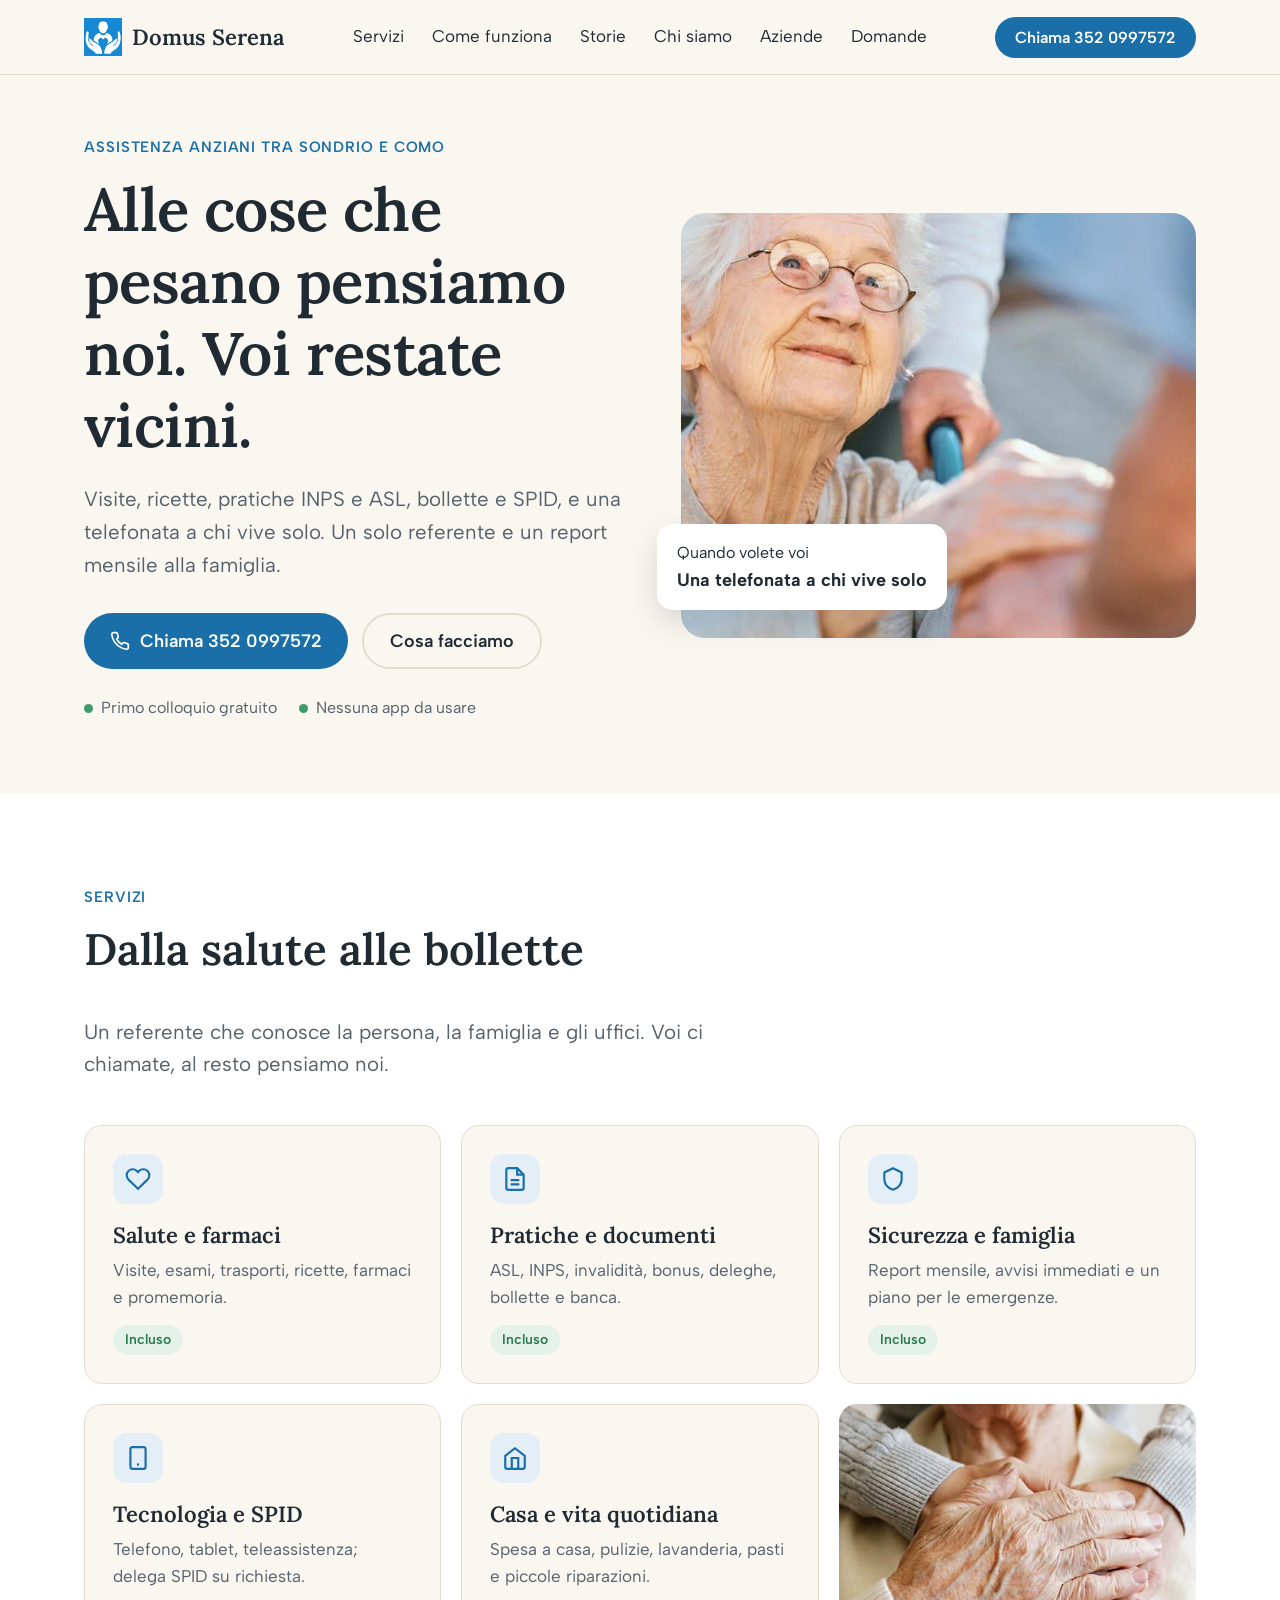
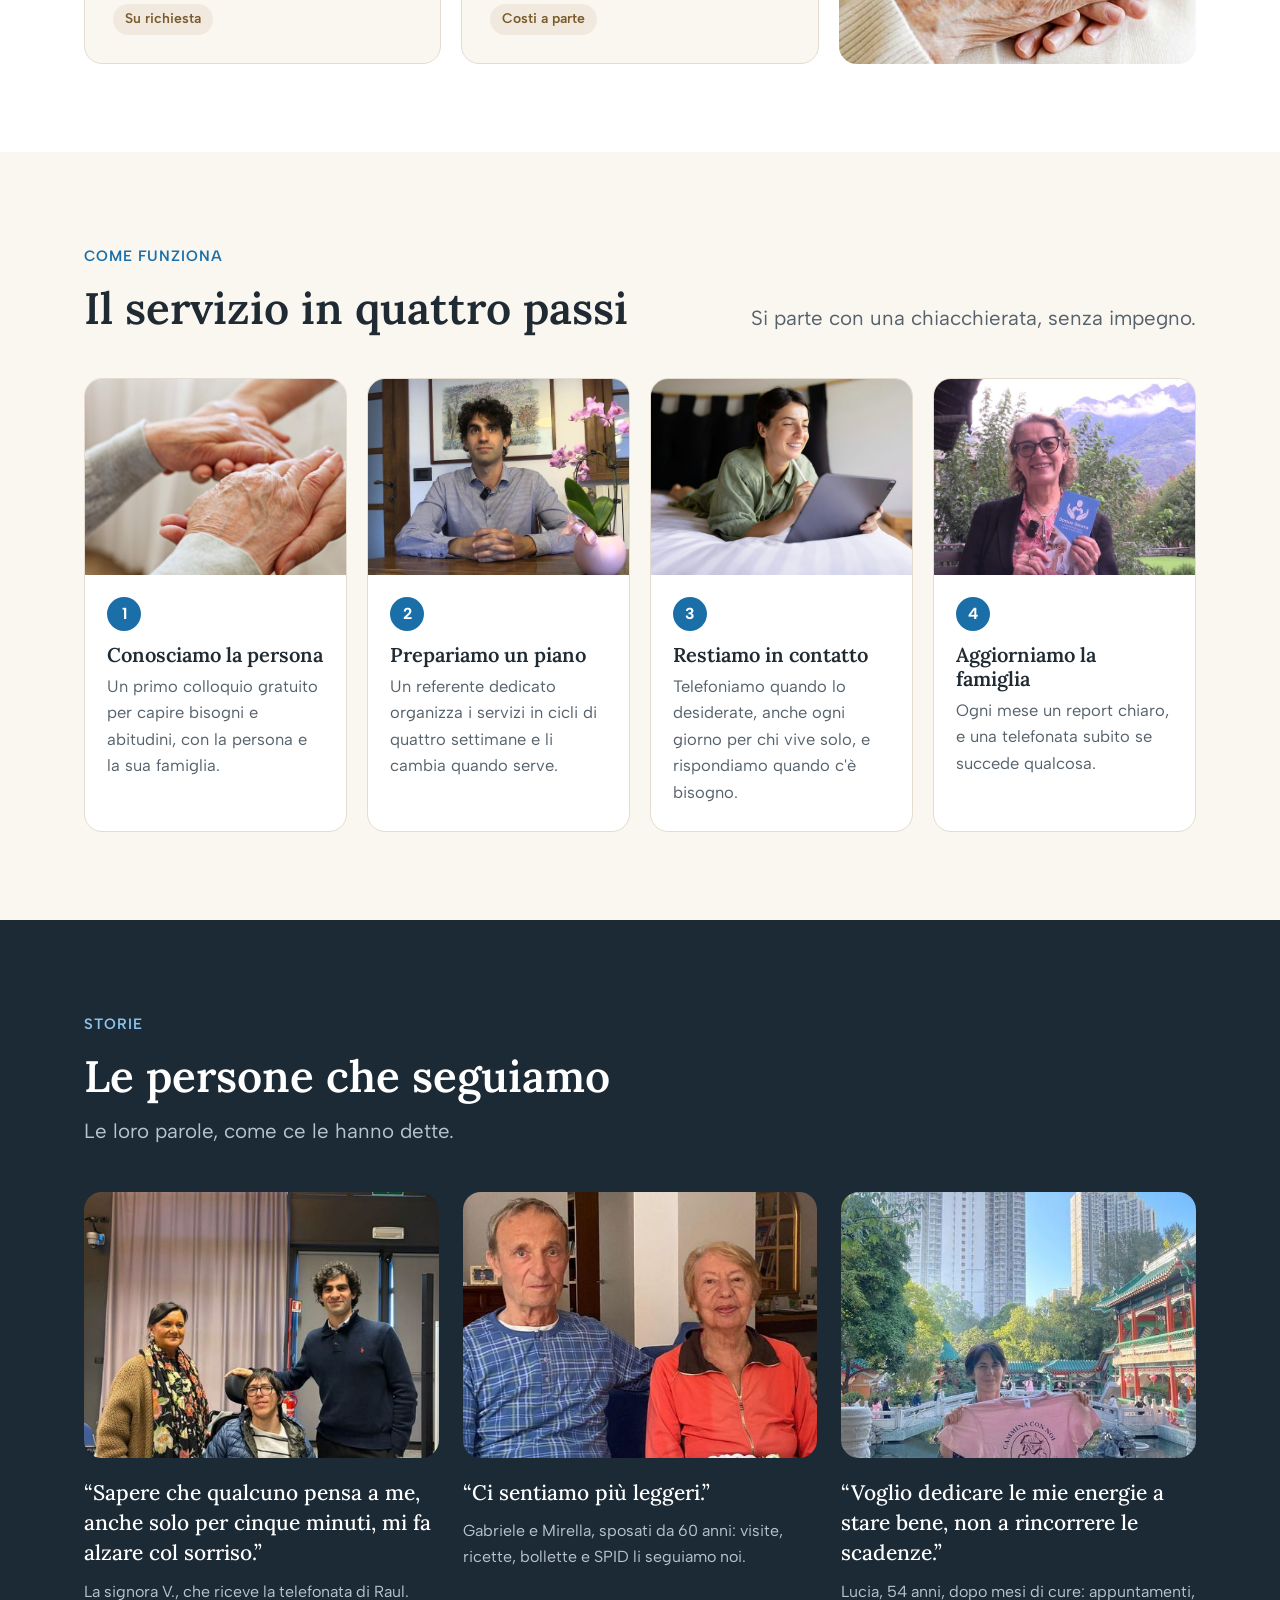
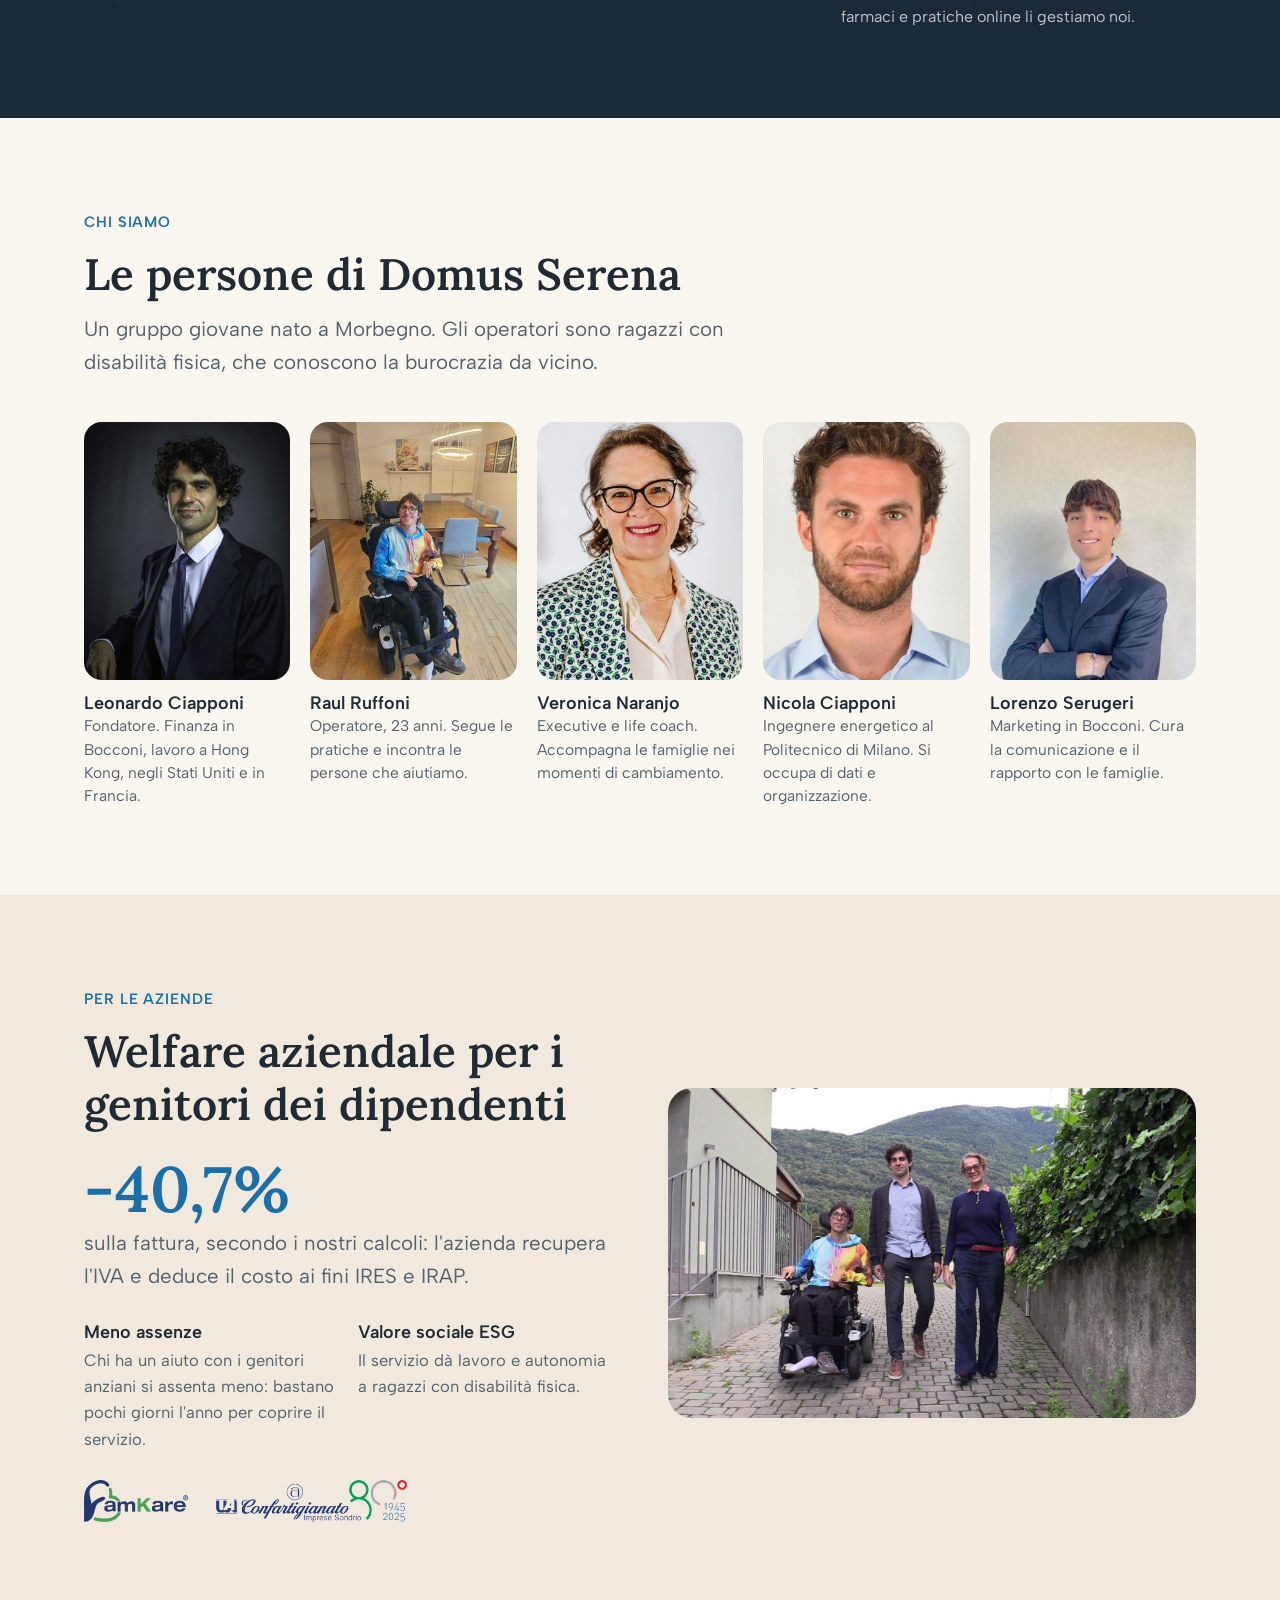
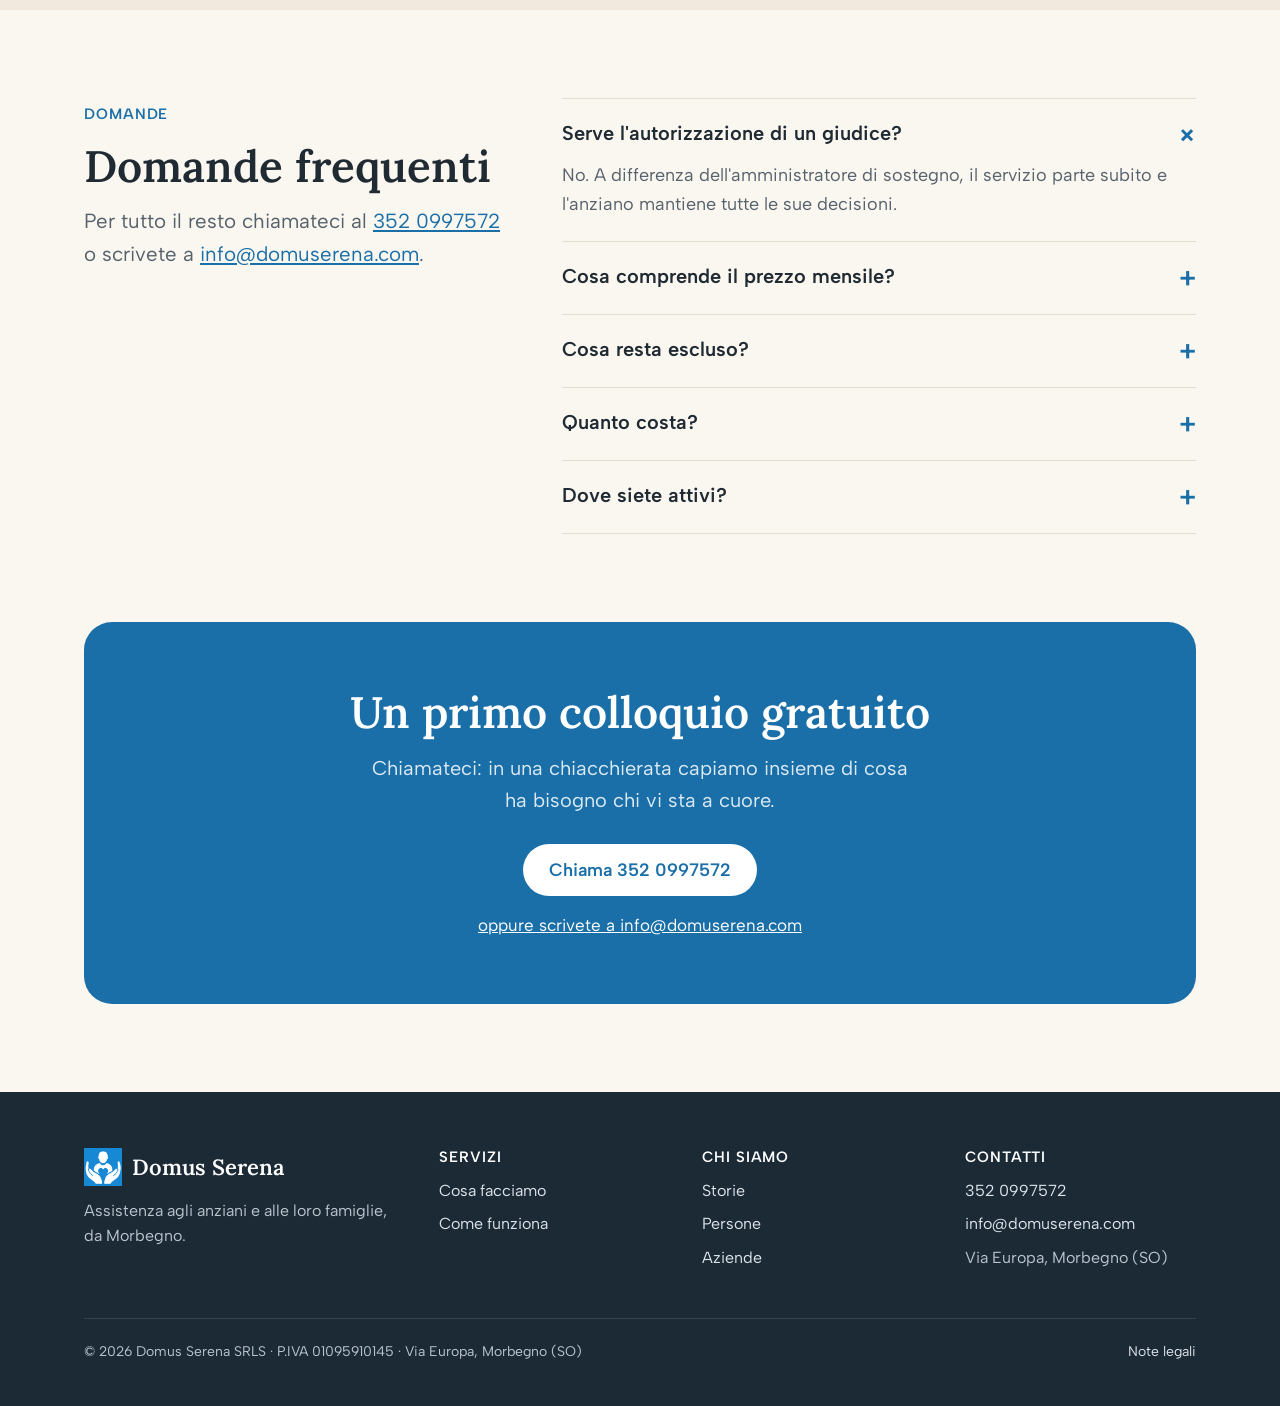
<file: index.html>
<!doctype html>
<html lang="it">
<head>
<meta charset="utf-8">
<meta name="viewport" content="width=device-width, initial-scale=1, viewport-fit=cover">
<title>Domus Serena: assistenza agli anziani a Sondrio, Lecco e Como</title>
<meta name="description" content="Un referente per anziani e famiglie: visite mediche, ricette, pratiche INPS e ASL, bollette, SPID e una telefonata regolare. Primo colloquio gratuito.">
<meta property="og:type" content="website">
<meta property="og:title" content="Domus Serena: assistenza agli anziani a Sondrio, Lecco e Como">
<meta property="og:description" content="Visite, ricette, pratiche e bollette gestite da un solo referente, con un report mensile alla famiglia.">
<meta property="og:image" content="https://www.domuserena.com/share.jpg">
<meta property="og:locale" content="it_IT">
<meta name="twitter:card" content="summary_large_image">
<link rel="icon" href="favicon.ico" sizes="any">
<link rel="icon" href="assets/img/logo-mark-192.png" type="image/png">
<link rel="apple-touch-icon" href="apple-touch-icon.png">
<meta name="theme-color" content="#faf6f0">
<link rel="canonical" href="https://www.domuserena.com/">
<link rel="preconnect" href="https://fonts.googleapis.com">
<link rel="preconnect" href="https://fonts.gstatic.com" crossorigin>
<link href="https://fonts.googleapis.com/css2?family=Lora:wght@500;600&display=swap" rel="stylesheet">
<link rel="stylesheet" href="assets/fonts.css">
<style>
:root{
  --bg:#faf6f0; --card:#ffffff; --sand:#f1e9dd; --ink:#1f2a33; --muted:#55616b;
  --blue:#1a6fa8; --blue-dark:#12507a; --line:#e4dccf; --night:#1c2a36;
  --serif:"Lora",Georgia,serif; --sans:"Albert Sans",system-ui,sans-serif;
  --r:18px; --w:1160px;
}
*{box-sizing:border-box}
html{scroll-behavior:smooth;scroll-padding-top:84px}
body{margin:0;background:var(--bg);color:var(--ink);font:19px/1.6 var(--sans);-webkit-font-smoothing:antialiased}
img{max-width:100%;height:auto;display:block}
a{color:var(--blue)}
.wrap{max-width:var(--w);margin:0 auto;padding:0 24px}
h1,h2,h3{font-family:var(--serif);font-weight:600;line-height:1.2;margin:0;color:var(--ink)}
h1{font-size:clamp(38px,5.2vw,60px);letter-spacing:-.01em}
h2{font-size:clamp(30px,3.6vw,44px)}
h3{font-size:22px}
p{margin:0}
.lead{font-size:clamp(19px,1.6vw,21px);color:var(--muted);max-width:640px}
section{padding:88px 0}
.kicker{display:inline-block;font-weight:600;font-size:15px;letter-spacing:.06em;text-transform:uppercase;color:var(--blue);margin-bottom:14px}
.btn{display:inline-flex;align-items:center;gap:10px;font:600 18px var(--sans);text-decoration:none;padding:15px 26px;border-radius:999px;transition:background .2s,transform .2s}
.btn-main{background:var(--blue);color:#fff}
.btn-main:hover{background:var(--blue-dark);transform:translateY(-1px)}
.btn-soft{background:transparent;color:var(--ink);border:2px solid var(--line)}
.btn-soft:hover{border-color:var(--blue);color:var(--blue)}
.btn svg{width:20px;height:20px}

header{position:sticky;top:0;z-index:20;background:rgba(250,246,240,.94);backdrop-filter:blur(8px);border-bottom:1px solid var(--line)}
.bar{display:flex;align-items:center;justify-content:space-between;height:74px}
.brand{display:flex;align-items:center;gap:10px;text-decoration:none;color:var(--ink);font:600 22px var(--serif)}
.brand img{width:38px;height:38px}
nav{display:flex;gap:28px}
nav a{color:var(--ink);text-decoration:none;font-size:17px}
nav a:hover{color:var(--blue)}
.bar .btn{padding:11px 20px;font-size:16px}

.hero{padding:56px 0 72px}
.hero-grid{display:grid;grid-template-columns:1.05fr 1fr;gap:56px;align-items:center}
.hero h1{margin-bottom:22px}
.hero .lead{margin-bottom:32px}
.hero-actions{display:flex;gap:14px;flex-wrap:wrap}
.hero-note{margin-top:26px;display:flex;gap:22px;flex-wrap:wrap;font-size:16px;color:var(--muted)}
.hero-note span{display:flex;align-items:center;gap:8px}
.hero-note span::before{content:"";width:9px;height:9px;border-radius:50%;background:#3d9a6a}
.hero-photo{position:relative}
.hero-photo img{border-radius:24px;aspect-ratio:4/3.3;height:auto;object-fit:cover;object-position:40% 15%;width:100%}
.badge{position:absolute;left:-24px;bottom:28px;background:var(--card);border-radius:16px;padding:16px 20px;box-shadow:0 12px 30px rgba(31,42,51,.14);font-size:16px}
.badge b{display:block;font-size:18px}

.services{background:var(--card)}
.head{display:flex;justify-content:space-between;align-items:end;gap:40px;margin-bottom:44px;flex-wrap:wrap}
.cards{display:grid;grid-template-columns:repeat(3,1fr);gap:20px}
.card{background:var(--bg);border-radius:var(--r);padding:28px;border:1px solid var(--line)}
.card .ico{width:50px;height:50px;border-radius:14px;background:#e3eef7;display:grid;place-items:center;margin-bottom:18px}
.card .ico svg{width:26px;height:26px;stroke:var(--blue)}
.card h3{margin-bottom:8px}
.card p{color:var(--muted);font-size:17px}
.tag{display:inline-block;margin-top:14px;font-size:14px;font-weight:600;padding:4px 12px;border-radius:999px;background:#e5f2ea;color:#2c7a52}
.tag.alt{background:var(--sand);color:#7a5b2e}
.card.photo{padding:0;overflow:hidden;border:0}
.card.photo img{width:100%;height:100%;object-fit:cover;min-height:240px}

.steps{display:grid;grid-template-columns:repeat(4,1fr);gap:20px;counter-reset:s}
.step{background:var(--card);border-radius:var(--r);overflow:hidden;border:1px solid var(--line)}
.step img{aspect-ratio:4/3;object-fit:cover;width:100%}
.step div{padding:22px 22px 26px}
.step div::before{counter-increment:s;content:counter(s);display:inline-grid;place-items:center;width:34px;height:34px;border-radius:50%;background:var(--blue);color:#fff;font-weight:700;font-size:16px;margin-bottom:12px}
.step h3{font-size:20px;margin-bottom:6px}
.step p{font-size:16.5px;color:var(--muted)}

.stories{background:var(--night);color:#eef2f5}
.stories h2{color:#fff}
.stories .lead{color:#b9c4cd}
.quotes{display:grid;grid-template-columns:repeat(3,1fr);gap:24px;margin-top:44px}
.quote{margin:0}
.quote img{border-radius:var(--r);aspect-ratio:4/3;object-fit:cover;width:100%;margin-bottom:20px}
.quote blockquote{margin:0 0 10px;font:500 21px/1.45 var(--serif);color:#fff}
.quote p{font-size:16px;color:#b9c4cd}

.team{display:grid;grid-template-columns:repeat(5,1fr);gap:20px;margin-top:44px}
.person img{border-radius:var(--r);aspect-ratio:4/5;object-fit:cover;width:100%;margin-bottom:12px}
.person h3{font:600 18px var(--sans)}
.person p{font-size:15.5px;color:var(--muted);line-height:1.5}

.biz{background:var(--sand)}
.biz-grid{display:grid;grid-template-columns:1fr 1fr;gap:56px;align-items:center}
.biz-grid > img{border-radius:24px;aspect-ratio:16/10;object-fit:cover;width:100%}
.big{font:600 64px/1 var(--serif);color:var(--blue);margin:26px 0 6px}
.points{display:grid;grid-template-columns:1fr 1fr;gap:20px;margin-top:28px}
.points h3{font:600 18px var(--sans);margin-bottom:4px}
.points p{font-size:16.5px;color:var(--muted)}
.partners{display:flex;align-items:center;gap:28px;margin-top:28px}
.partners img{height:42px;width:auto}

.faq-grid{display:grid;grid-template-columns:.8fr 1.2fr;gap:56px;align-items:start}
.faq-grid > div:first-child img{border-radius:24px;margin-top:32px;aspect-ratio:4/3;object-fit:cover;width:100%}
details{border-bottom:1px solid var(--line);padding:22px 0}
details:first-of-type{border-top:1px solid var(--line)}
summary{cursor:pointer;list-style:none;font:600 20px var(--sans);display:flex;justify-content:space-between;gap:20px}
summary::-webkit-details-marker{display:none}
summary::after{content:"+";font-size:28px;line-height:1;color:var(--blue);transition:transform .2s}
details[open] summary::after{transform:rotate(45deg)}
details p{margin-top:12px;color:var(--muted);font-size:18px}

.cta{padding:0 0 88px}
.cta-box{background:var(--blue);color:#fff;border-radius:28px;padding:64px 56px;text-align:center;overflow:hidden}.cta-box p{max-width:560px;margin-left:auto;margin-right:auto}
.cta-box h2{color:#fff;margin-bottom:14px}
.cta-box p{font-size:20px;color:#dceaf5;margin-bottom:28px}
.cta-box .btn-main{background:#fff;color:var(--blue)}
.cta-box .btn-main:hover{background:#eef5fb}
.cta-box img{border-radius:20px;aspect-ratio:4/3;object-fit:cover;width:100%}
.mail{display:block;margin-top:16px;color:#fff;font-size:17px}

footer{background:var(--night);color:#b9c4cd;padding:56px 0 34px;font-size:16px}
.foot{display:grid;grid-template-columns:1.4fr 1fr 1fr 1fr;gap:32px}
footer .brand{color:#fff;margin-bottom:12px}
footer h4{color:#fff;font:600 15px var(--sans);text-transform:uppercase;letter-spacing:.06em;margin:0 0 12px}
footer a{color:#dbe3ea;text-decoration:none;display:block;margin-bottom:8px}
footer a:hover{color:#fff}
.legal{border-top:1px solid #33424f;margin-top:40px;padding-top:22px;display:flex;justify-content:space-between;flex-wrap:wrap;gap:12px;font-size:14px}
.legal a{display:inline}

.callbar{display:none}

.rv{opacity:0;transform:translateY(18px);transition:opacity .7s ease,transform .7s ease}
.rv.in{opacity:1;transform:none}
@media (prefers-reduced-motion:reduce){.rv{opacity:1;transform:none;transition:none}html{scroll-behavior:auto}}

@media (max-width:1000px){
  .cards{grid-template-columns:1fr 1fr}
  .steps{grid-template-columns:1fr 1fr}
  .team{grid-template-columns:repeat(3,1fr)}
}
@media (max-width:820px){
  body{font-size:18px}
  section{padding:64px 0}
  nav,.bar .btn{display:none}
  .hero{padding:28px 0 56px}
  .hero-grid,.biz-grid,.faq-grid,.cta-box{grid-template-columns:1fr;gap:32px}
  .hero-photo{order:-1}
  .badge{left:12px;bottom:12px;padding:8px 12px;font-size:13px}
  .badge b{font-size:15px}
  .quotes{grid-template-columns:1fr;gap:40px}
  .cta-box{padding:34px 24px}
  .foot{grid-template-columns:1fr 1fr}
  .callbar{display:flex;opacity:0;pointer-events:none;transition:opacity .3s;position:fixed;left:12px;right:12px;bottom:12px;z-index:30;justify-content:center;box-shadow:0 10px 24px rgba(18,80,122,.35)}
  .callbar.show{opacity:1;pointer-events:auto}
  footer{padding-bottom:96px}
}
@media (max-width:560px){
  .wrap{padding:0 16px}
  .cards,.steps,.points{grid-template-columns:1fr}
  .team{grid-template-columns:1fr 1fr}
  .hero-actions{flex-direction:column}
  .hero-note{gap:8px 18px}
  .hero-actions .btn{justify-content:center;white-space:nowrap}
  .hero-photo img{aspect-ratio:4/3.2}
  .big{font-size:52px}
  .foot{grid-template-columns:1fr}
}
</style>
</head>
<body id="top">

<header>
  <div class="wrap bar">
    <a class="brand" href="#top"><img src="assets/img/logo-mark.png" alt="">Domus Serena</a>
    <nav aria-label="Menu">
      <a href="#servizi">Servizi</a>
      <a href="#come-funziona">Come funziona</a>
      <a href="#storie">Storie</a>
      <a href="#persone">Chi siamo</a>
      <a href="#aziende">Aziende</a>
      <a href="#domande">Domande</a>
    </nav>
    <a class="btn btn-main" href="tel:+393520997572">Chiama 352 0997572</a>
  </div>
</header>

<main>
<section class="hero">
  <div class="wrap hero-grid">
    <div>
      <span class="kicker">Assistenza anziani tra Sondrio e Como</span>
      <h1>Alle cose che pesano pensiamo noi. Voi restate vicini.</h1>
      <p class="lead">Visite, ricette, pratiche INPS e ASL, bollette e SPID, e una telefonata a chi vive solo. Un solo referente e un report mensile alla famiglia.</p>
      <div class="hero-actions">
        <a class="btn btn-main" href="tel:+393520997572"><svg viewBox="0 0 24 24" fill="none" stroke="currentColor" stroke-width="2"><path d="M22 16.9v3a2 2 0 0 1-2.2 2 19.8 19.8 0 0 1-8.6-3.1 19.5 19.5 0 0 1-6-6A19.8 19.8 0 0 1 2.1 4.2 2 2 0 0 1 4.1 2h3a2 2 0 0 1 2 1.7c.1 1 .4 1.9.7 2.8a2 2 0 0 1-.5 2.1L8 9.9a16 16 0 0 0 6 6l1.3-1.3a2 2 0 0 1 2.1-.4c.9.3 1.8.6 2.8.7a2 2 0 0 1 1.7 2z"/></svg>Chiama 352 0997572</a>
        <a class="btn btn-soft" href="#servizi">Cosa facciamo</a>
      </div>
      <div class="hero-note"><span>Primo colloquio gratuito</span><span>Nessuna app da usare</span></div>
    </div>
    <div class="hero-photo">
      <img src="assets/img/sorriso-assistenza-1600.jpg" alt="Una signora sorridente con la sua assistente" fetchpriority="high">
      <div class="badge">Quando volete voi<b>Una telefonata a chi vive solo</b></div>
    </div>
  </div>
</section>

<section class="services" id="servizi">
  <div class="wrap">
    <div class="head rv">
      <div><span class="kicker">Servizi</span><h2>Dalla salute alle bollette</h2></div>
      <p class="lead">Un referente che conosce la persona, la famiglia e gli uffici. Voi ci chiamate, al resto pensiamo noi.</p>
    </div>
    <div class="cards">
      <div class="card rv"><div class="ico"><svg viewBox="0 0 24 24" fill="none" stroke-width="2"><path d="M20.8 4.6a5.5 5.5 0 0 0-7.8 0L12 5.7l-1-1.1a5.5 5.5 0 0 0-7.8 7.8l1 1.1L12 21l7.8-7.5 1-1.1a5.5 5.5 0 0 0 0-7.8z"/></svg></div><h3>Salute e farmaci</h3><p>Visite, esami, trasporti, ricette, farmaci e promemoria.</p><span class="tag">Incluso</span></div>
      <div class="card rv"><div class="ico"><svg viewBox="0 0 24 24" fill="none" stroke-width="2"><path d="M14 2H6a2 2 0 0 0-2 2v16a2 2 0 0 0 2 2h12a2 2 0 0 0 2-2V8z"/><path d="M14 2v6h6M8 13h8M8 17h8"/></svg></div><h3>Pratiche e documenti</h3><p>ASL, INPS, invalidità, bonus, deleghe, bollette e banca.</p><span class="tag">Incluso</span></div>
      <div class="card rv"><div class="ico"><svg viewBox="0 0 24 24" fill="none" stroke-width="2"><path d="M12 2l8 4v6c0 5-3.5 8.5-8 10-4.5-1.5-8-5-8-10V6z"/></svg></div><h3>Sicurezza e famiglia</h3><p>Report mensile, avvisi immediati e un piano per le emergenze.</p><span class="tag">Incluso</span></div>
      <div class="card rv"><div class="ico"><svg viewBox="0 0 24 24" fill="none" stroke-width="2"><rect x="5" y="2" width="14" height="20" rx="2"/><path d="M11 18h2"/></svg></div><h3>Tecnologia e SPID</h3><p>Telefono, tablet, teleassistenza; delega SPID su richiesta.</p><span class="tag alt">Su richiesta</span></div>
      <div class="card rv"><div class="ico"><svg viewBox="0 0 24 24" fill="none" stroke-width="2"><path d="M3 10l9-7 9 7v10a2 2 0 0 1-2 2H5a2 2 0 0 1-2-2z"/><path d="M9 22V12h6v10"/></svg></div><h3>Casa e vita quotidiana</h3><p>Spesa a casa, pulizie, lavanderia, pasti e piccole riparazioni.</p><span class="tag alt">Costi a parte</span></div>
      <div class="card photo rv"><img src="assets/img/mani-800.jpg" alt="Mani che si stringono" loading="lazy"></div>
    </div>
  </div>
</section>

<section id="come-funziona">
  <div class="wrap">
    <div class="head rv">
      <div><span class="kicker">Come funziona</span><h2>Il servizio in quattro passi</h2></div>
      <p class="lead">Si parte con una chiacchierata, senza impegno.</p>
    </div>
    <div class="steps">
      <div class="step rv"><img src="assets/img/mani-2-800.jpg" alt="Un primo incontro" loading="lazy"><div><h3>Conosciamo la persona</h3><p>Un primo colloquio gratuito per capire bisogni e abitudini, con la persona e la sua famiglia.</p></div></div>
      <div class="step rv"><img src="assets/img/leonardo-scrivania-800.jpg" alt="Leonardo prepara il piano al tavolo" loading="lazy"><div><h3>Prepariamo un piano</h3><p>Un referente dedicato organizza i servizi in cicli di quattro settimane e li cambia quando serve.</p></div></div>
      <div class="step rv"><img src="assets/img/tablet-800.jpg" alt="Una videochiamata su tablet" loading="lazy"><div><h3>Restiamo in contatto</h3><p>Telefoniamo quando lo desiderate, anche ogni giorno per chi vive solo, e rispondiamo quando c'è bisogno.</p></div></div>
      <div class="step rv"><img src="assets/img/veronica-pieghevole-800.jpg" alt="Veronica con il pieghevole di Domus Serena" loading="lazy"><div><h3>Aggiorniamo la famiglia</h3><p>Ogni mese un report chiaro, e una telefonata subito se succede qualcosa.</p></div></div>
    </div>
  </div>
</section>

<section class="stories" id="storie">
  <div class="wrap">
    <div class="rv"><span class="kicker" style="color:#8cc4ec">Storie</span><h2>Le persone che seguiamo</h2><p class="lead" style="margin-top:12px">Le loro parole, come ce le hanno dette.</p></div>
    <div class="quotes">
      <figure class="quote rv"><img src="assets/img/storia-v-480.jpg" alt="La signora V." loading="lazy"><blockquote>“Sapere che qualcuno pensa a me, anche solo per cinque minuti, mi fa alzare col sorriso.”</blockquote><p>La signora V., che riceve la telefonata di Raul.</p></figure>
      <figure class="quote rv"><img src="assets/img/storia-gabriele-mirella-480.jpg" alt="Gabriele e Mirella" loading="lazy"><blockquote>“Ci sentiamo più leggeri.”</blockquote><p>Gabriele e Mirella, sposati da 60 anni: visite, ricette, bollette e SPID li seguiamo noi.</p></figure>
      <figure class="quote rv"><img src="assets/img/storia-lucia-480.jpg" alt="Lucia" loading="lazy"><blockquote>“Voglio dedicare le mie energie a stare bene, non a rincorrere le scadenze.”</blockquote><p>Lucia, 54 anni, dopo mesi di cure: appuntamenti, farmaci e pratiche online li gestiamo noi.</p></figure>
    </div>
  </div>
</section>

<section id="persone">
  <div class="wrap">
    <div class="rv"><span class="kicker">Chi siamo</span><h2>Le persone di Domus Serena</h2><p class="lead" style="margin-top:12px">Un gruppo giovane nato a Morbegno. Gli operatori sono ragazzi con disabilità fisica, che conoscono la burocrazia da vicino.</p></div>
    <div class="team">
      <div class="person rv"><img src="assets/img/team-leonardo-ciapponi-320.jpg" alt="Leonardo Ciapponi" loading="lazy"><h3>Leonardo Ciapponi</h3><p>Fondatore. Finanza in Bocconi, lavoro a Hong Kong, negli Stati Uniti e in Francia.</p></div>
      <div class="person rv"><img src="assets/img/team-raul-ruffoni-320.jpg" alt="Raul Ruffoni" loading="lazy"><h3>Raul Ruffoni</h3><p>Operatore, 23 anni. Segue le pratiche e incontra le persone che aiutiamo.</p></div>
      <div class="person rv"><img src="assets/img/team-veronica-naranjo-320.jpg" alt="Veronica Naranjo" loading="lazy"><h3>Veronica Naranjo</h3><p>Executive e life coach. Accompagna le famiglie nei momenti di cambiamento.</p></div>
      <div class="person rv"><img src="assets/img/team-leonardo-boria-320.jpg" alt="Nicola Ciapponi" loading="lazy"><h3>Nicola Ciapponi</h3><p>Ingegnere energetico al Politecnico di Milano. Si occupa di dati e organizzazione.</p></div>
      <div class="person rv"><img src="assets/img/team-lorenzo-serugeri-320.jpg" alt="Lorenzo Serugeri" loading="lazy"><h3>Lorenzo Serugeri</h3><p>Marketing in Bocconi. Cura la comunicazione e il rapporto con le famiglie.</p></div>
    </div>
  </div>
</section>

<section class="biz" id="aziende">
  <div class="wrap biz-grid">
    <div class="rv">
      <span class="kicker">Per le aziende</span>
      <h2>Welfare aziendale per i genitori dei dipendenti</h2>
      <div class="big">-40,7%</div>
      <p class="lead">sulla fattura, secondo i nostri calcoli: l'azienda recupera l'IVA e deduce il costo ai fini IRES e IRAP.</p>
      <div class="points">
        <div><h3>Meno assenze</h3><p>Chi ha un aiuto con i genitori anziani si assenta meno: bastano pochi giorni l'anno per coprire il servizio.</p></div>
        <div><h3>Valore sociale ESG</h3><p>Il servizio dà lavoro e autonomia a ragazzi con disabilità fisica.</p></div>
      </div>
      <div class="partners"><img src="assets/img/partner-famkare.png" alt="FamKare"><img src="assets/img/partner-confartigianato.png" alt="Confartigianato"></div>
    </div>
    <img class="rv" src="assets/img/squadra-morbegno.jpg" alt="Il gruppo di Domus Serena a Morbegno" loading="lazy">
  </div>
</section>

<section id="domande">
  <div class="wrap faq-grid">
    <div class="rv">
      <span class="kicker">Domande</span>
      <h2>Domande frequenti</h2>
      <p class="lead" style="margin-top:12px">Per tutto il resto chiamateci al <a href="tel:+393520997572">352 0997572</a> o scrivete a <a href="mailto:info@domuserena.com">info@domuserena.com</a>.</p>
    </div>
    <div class="rv">
      <details open><summary>Serve l'autorizzazione di un giudice?</summary><p>No. A differenza dell'amministratore di sostegno, il servizio parte subito e l'anziano mantiene tutte le sue decisioni.</p></details>
      <details><summary>Cosa comprende il prezzo mensile?</summary><p>Il coordinamento di visite, pratiche e farmaci, i contatti con medici, familiari e badanti, il report mensile e l'assistenza al telefono o con un referente in zona.</p></details>
      <details><summary>Cosa resta escluso?</summary><p>I servizi esterni, come pulizie, taxi o infermieri: li organizziamo noi, li paga l'assistito. Lo SPID e le pratiche digitali complesse hanno una piccola maggiorazione.</p></details>
      <details><summary>Quanto costa?</summary><p>Il prezzo si concorda insieme in base al piano, dopo il primo colloquio, che è gratuito.</p></details>
      <details><summary>Dove siete attivi?</summary><p>In provincia di Sondrio, a partire da Morbegno, e nelle province di Lecco e Como.</p></details>
    </div>
  </div>
</section>

<section class="cta">
  <div class="wrap">
    <div class="cta-box rv">
      <div>
        <h2>Un primo colloquio gratuito</h2>
        <p>Chiamateci: in una chiacchierata capiamo insieme di cosa ha bisogno chi vi sta a cuore.</p>
        <a class="btn btn-main" href="tel:+393520997572">Chiama 352 0997572</a>
        <a class="mail" href="mailto:info@domuserena.com">oppure scrivete a info@domuserena.com</a>
      </div>
    </div>
  </div>
</section>
</main>

<footer>
  <div class="wrap">
    <div class="foot">
      <div><a class="brand" href="#top"><img src="assets/img/logo-mark.png" alt="">Domus Serena</a><p>Assistenza agli anziani e alle loro famiglie, da Morbegno.</p></div>
      <div><h4>Servizi</h4><a href="#servizi">Cosa facciamo</a><a href="#come-funziona">Come funziona</a></div>
      <div><h4>Chi siamo</h4><a href="#storie">Storie</a><a href="#persone">Persone</a><a href="#aziende">Aziende</a></div>
      <div><h4>Contatti</h4><a href="tel:+393520997572">352 0997572</a><a href="mailto:info@domuserena.com">info@domuserena.com</a><span>Via Europa, Morbegno (SO)</span></div>
    </div>
    <div class="legal"><span>© 2026 Domus Serena SRLS · P.IVA 01095910145 · Via Europa, Morbegno (SO)</span><a href="note-legali.html">Note legali</a></div>
  </div>
</footer>

<a class="btn btn-main callbar" href="tel:+393520997572">Chiama 352 0997572</a>

<script>
(function(){var c=document.querySelector('.callbar');function f(){c.classList.toggle('show',scrollY>560)}addEventListener('scroll',f,{passive:true});f()})();
(function(){
  var els=document.querySelectorAll('.rv');
  if(!('IntersectionObserver' in window)){els.forEach(function(e){e.classList.add('in')});return}
  var io=new IntersectionObserver(function(es){es.forEach(function(e){if(e.isIntersecting){e.target.classList.add('in');io.unobserve(e.target)}})},{rootMargin:'0px 0px -8% 0px'});
  els.forEach(function(e){io.observe(e)});
  setTimeout(function(){els.forEach(function(e){e.classList.add('in')})},4000);
})();
</script>
</body>
</html>
</file>
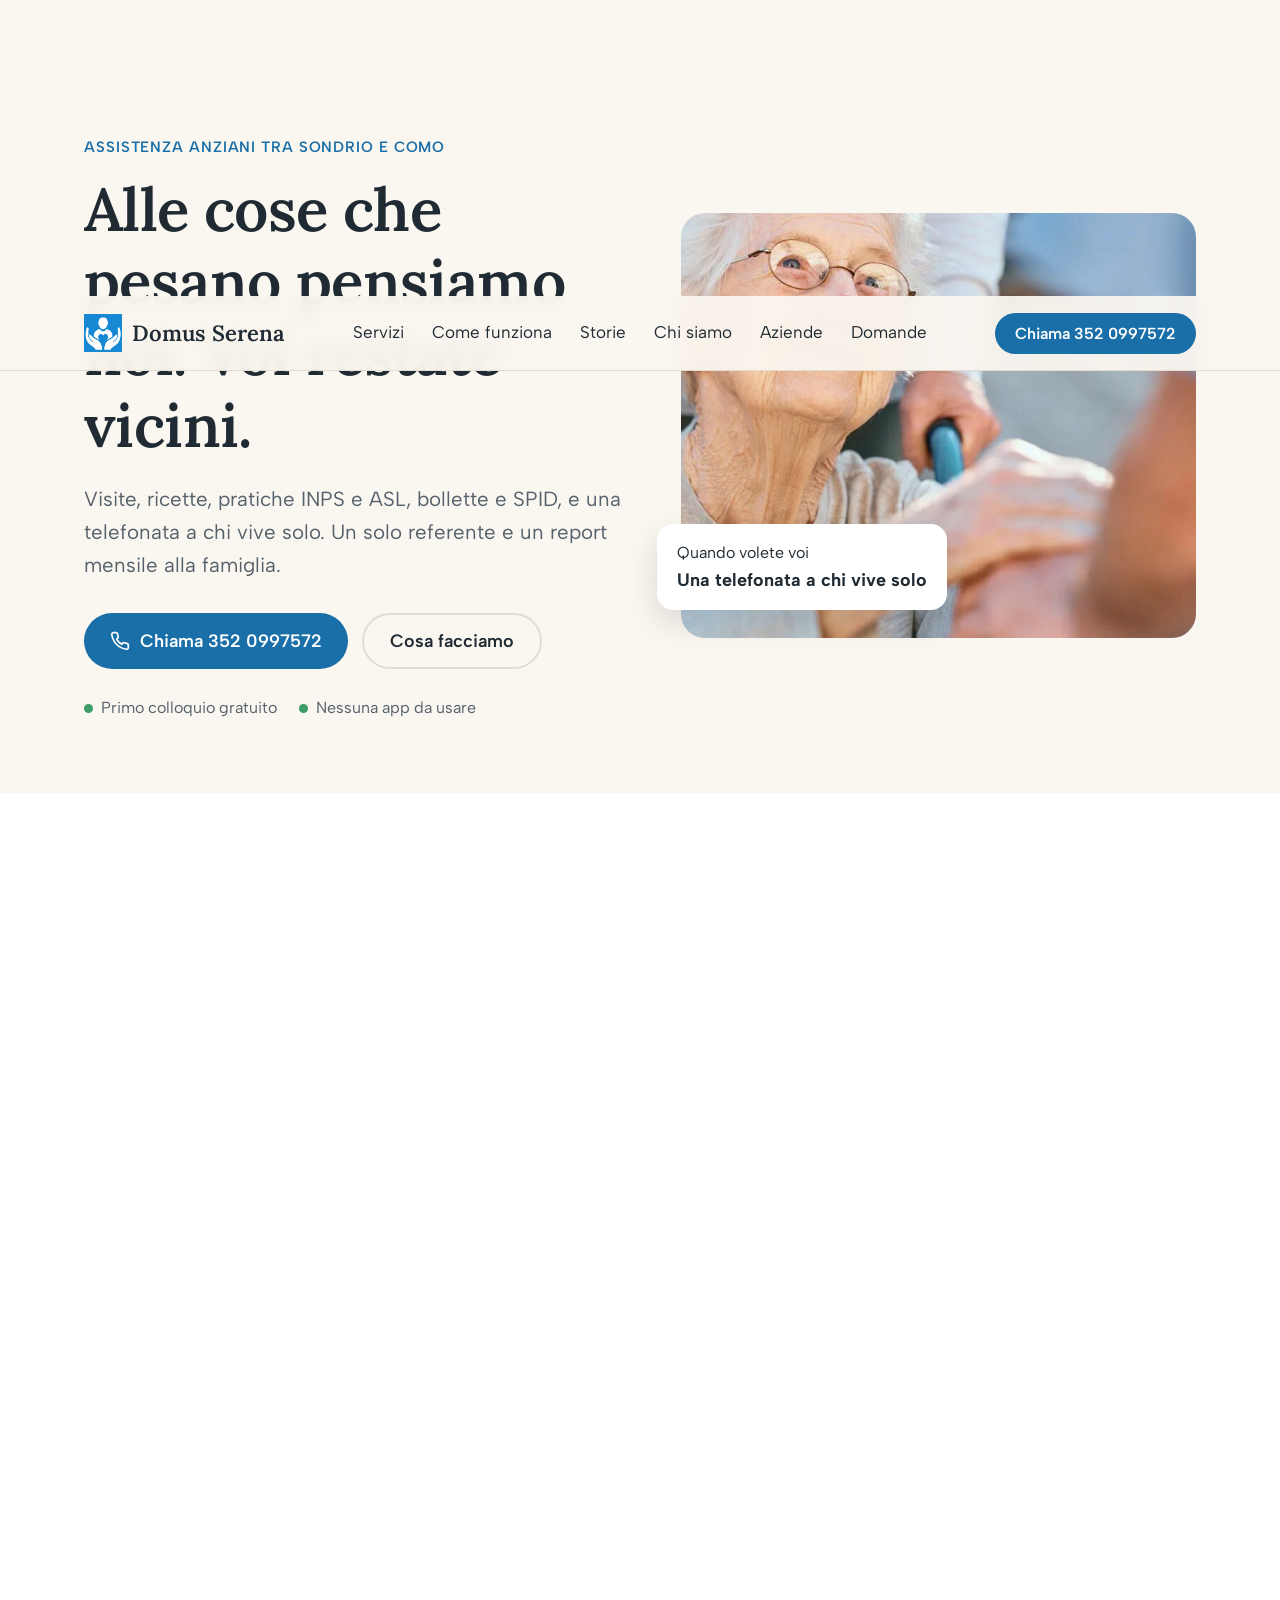
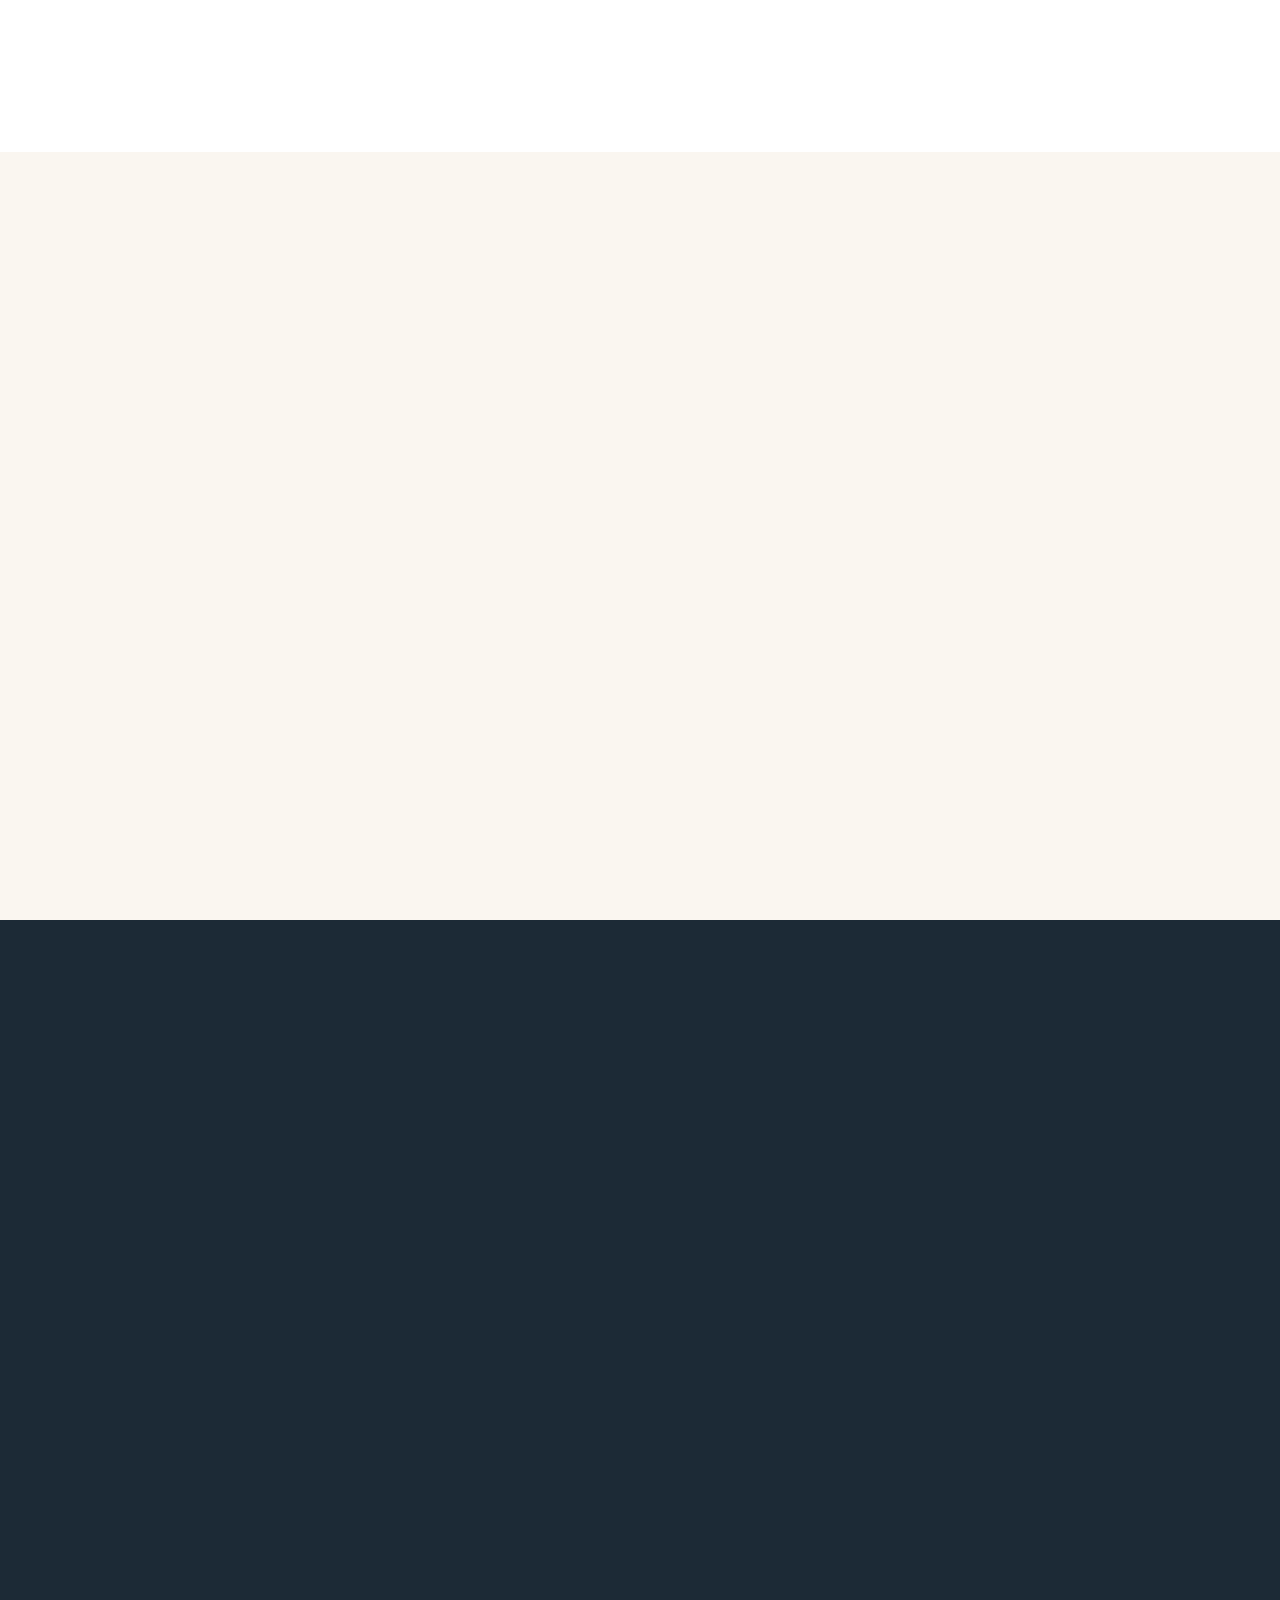
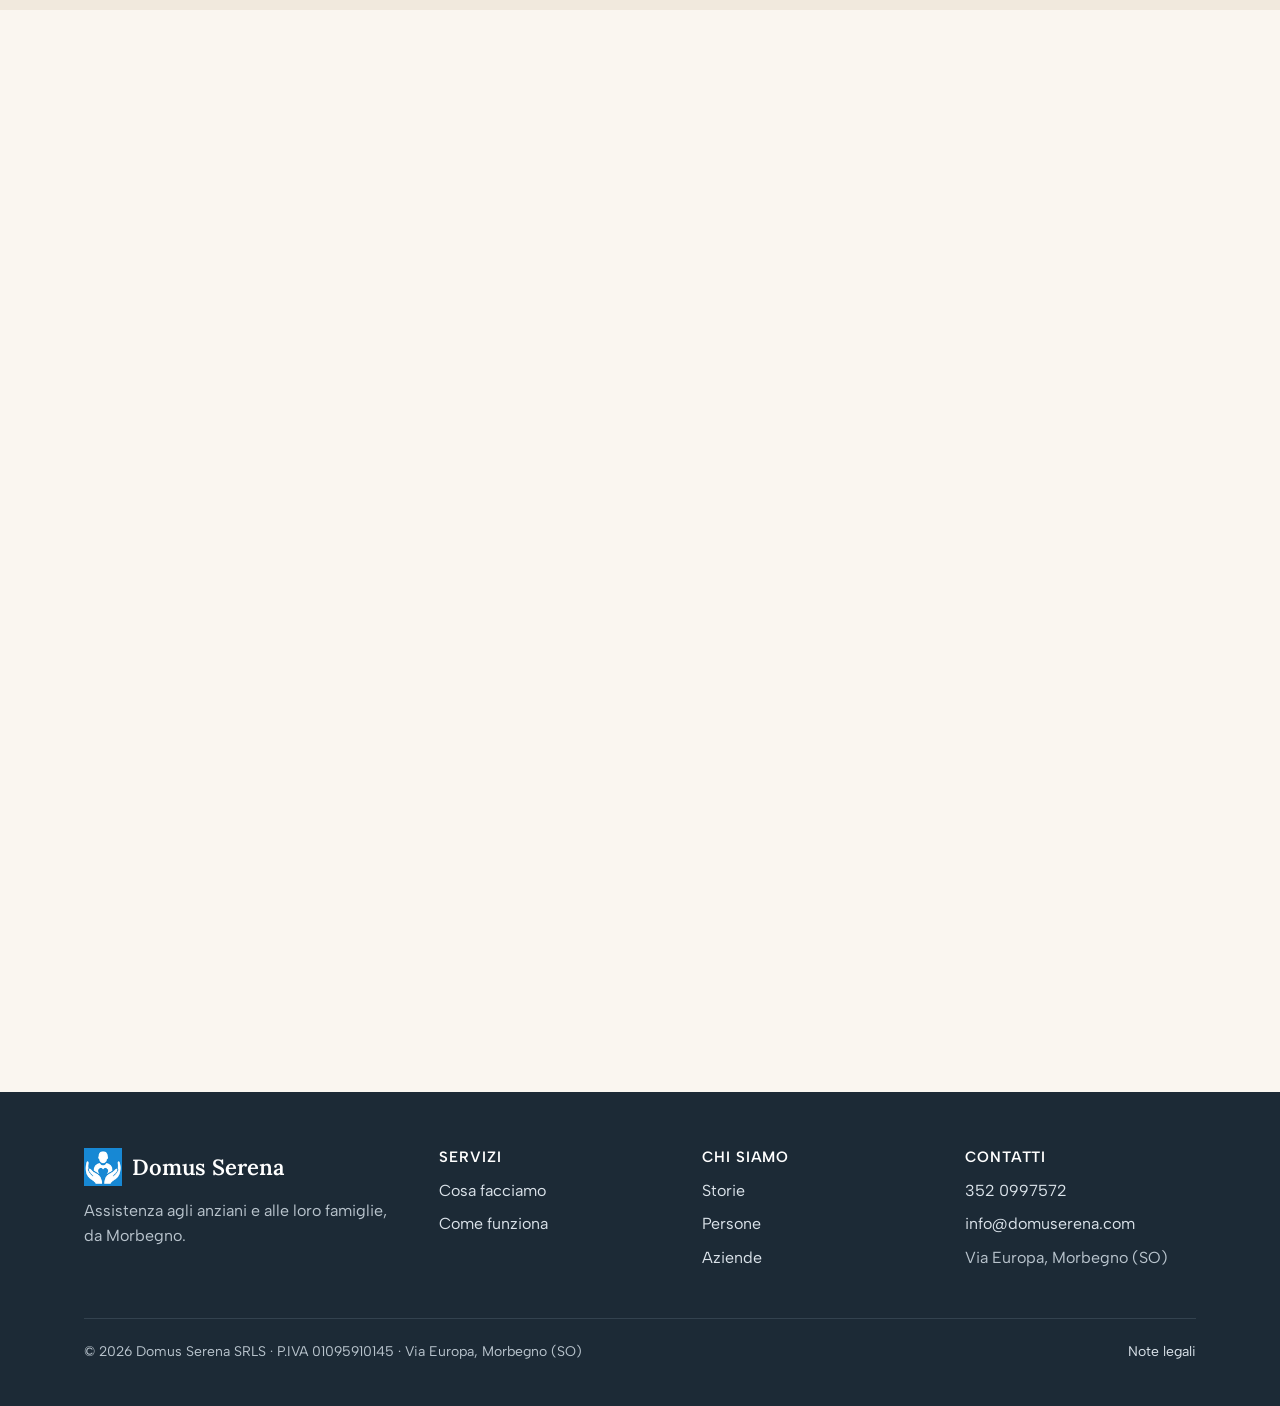
<file: aziende/index.html>
<!doctype html>
<html lang="it"><head><meta charset="utf-8"><title>Domus Serena</title>
<meta name="robots" content="noindex">
<link rel="canonical" href="https://www.domuserena.com/#aziende">
<meta http-equiv="refresh" content="0; url=../index.html#aziende">
</head><body><p><a href="../index.html#aziende">Vai alla pagina di Domus Serena</a></p></body></html>
</file>
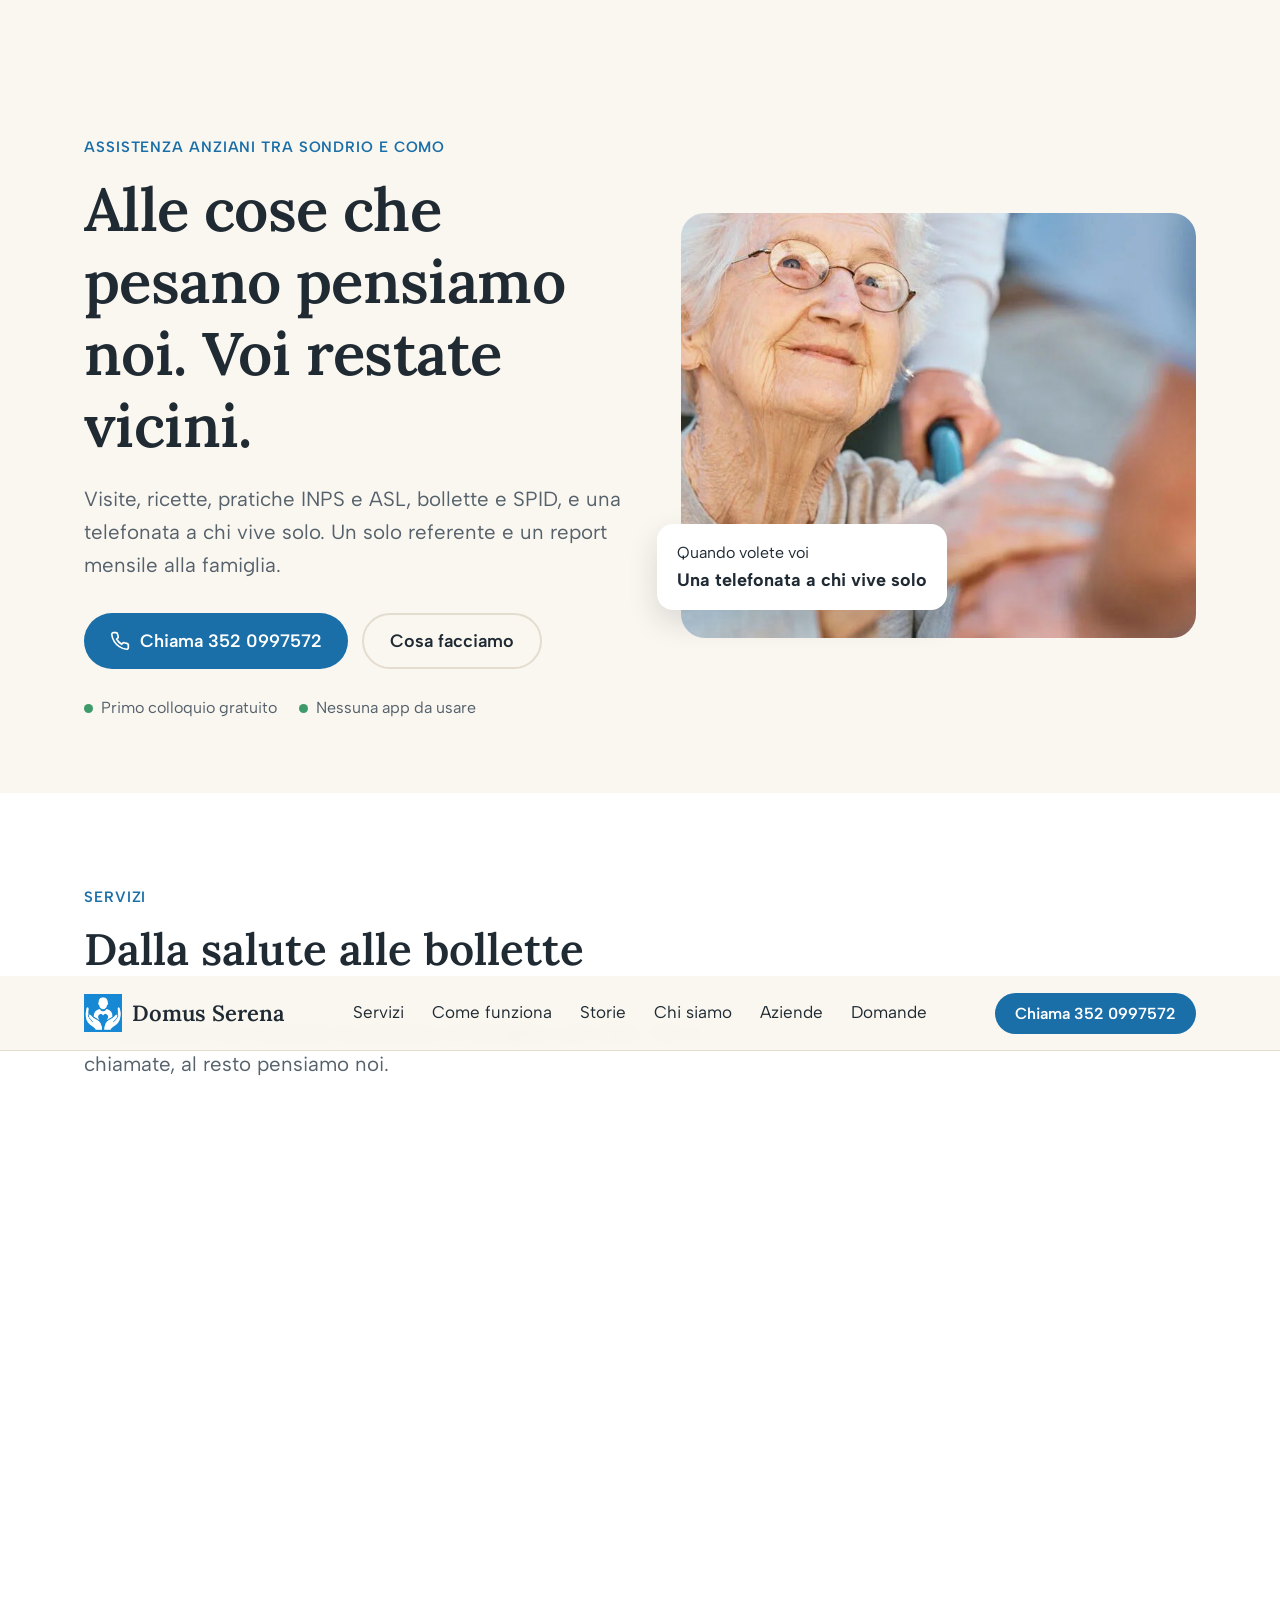
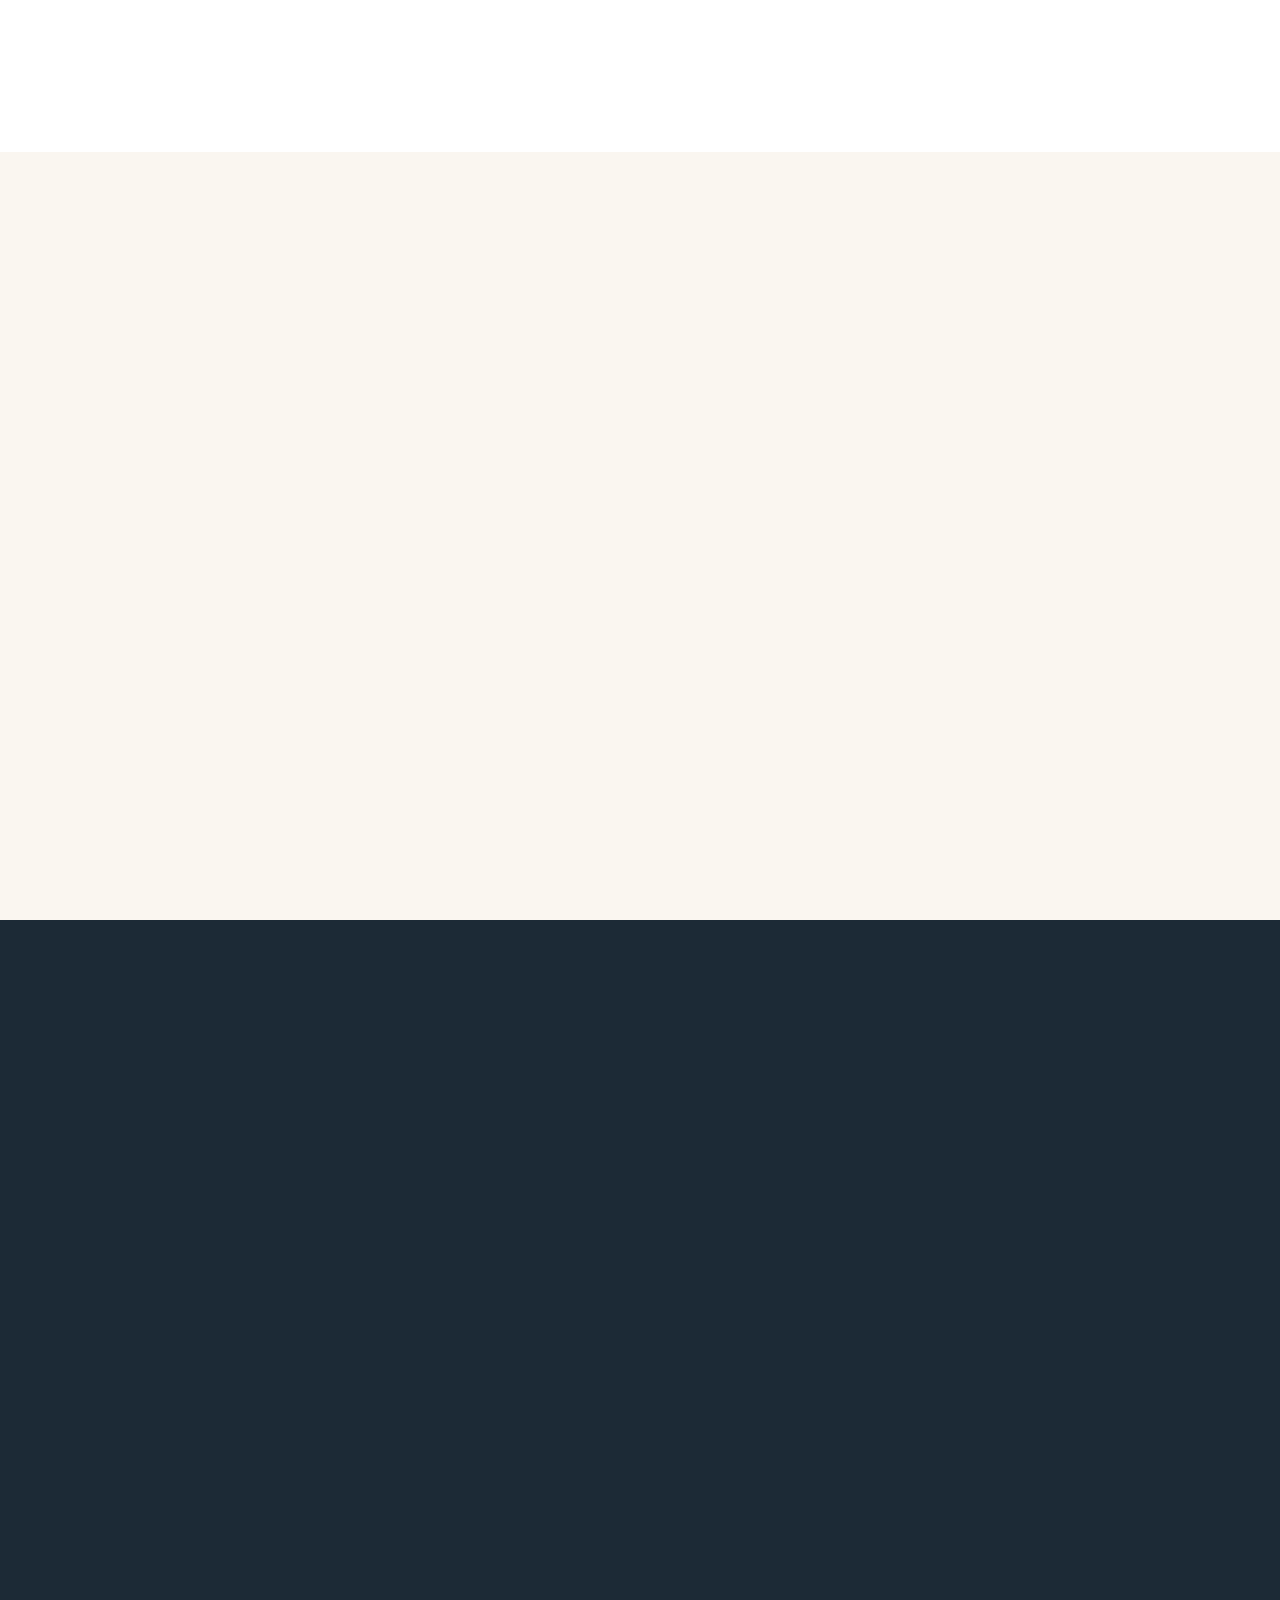
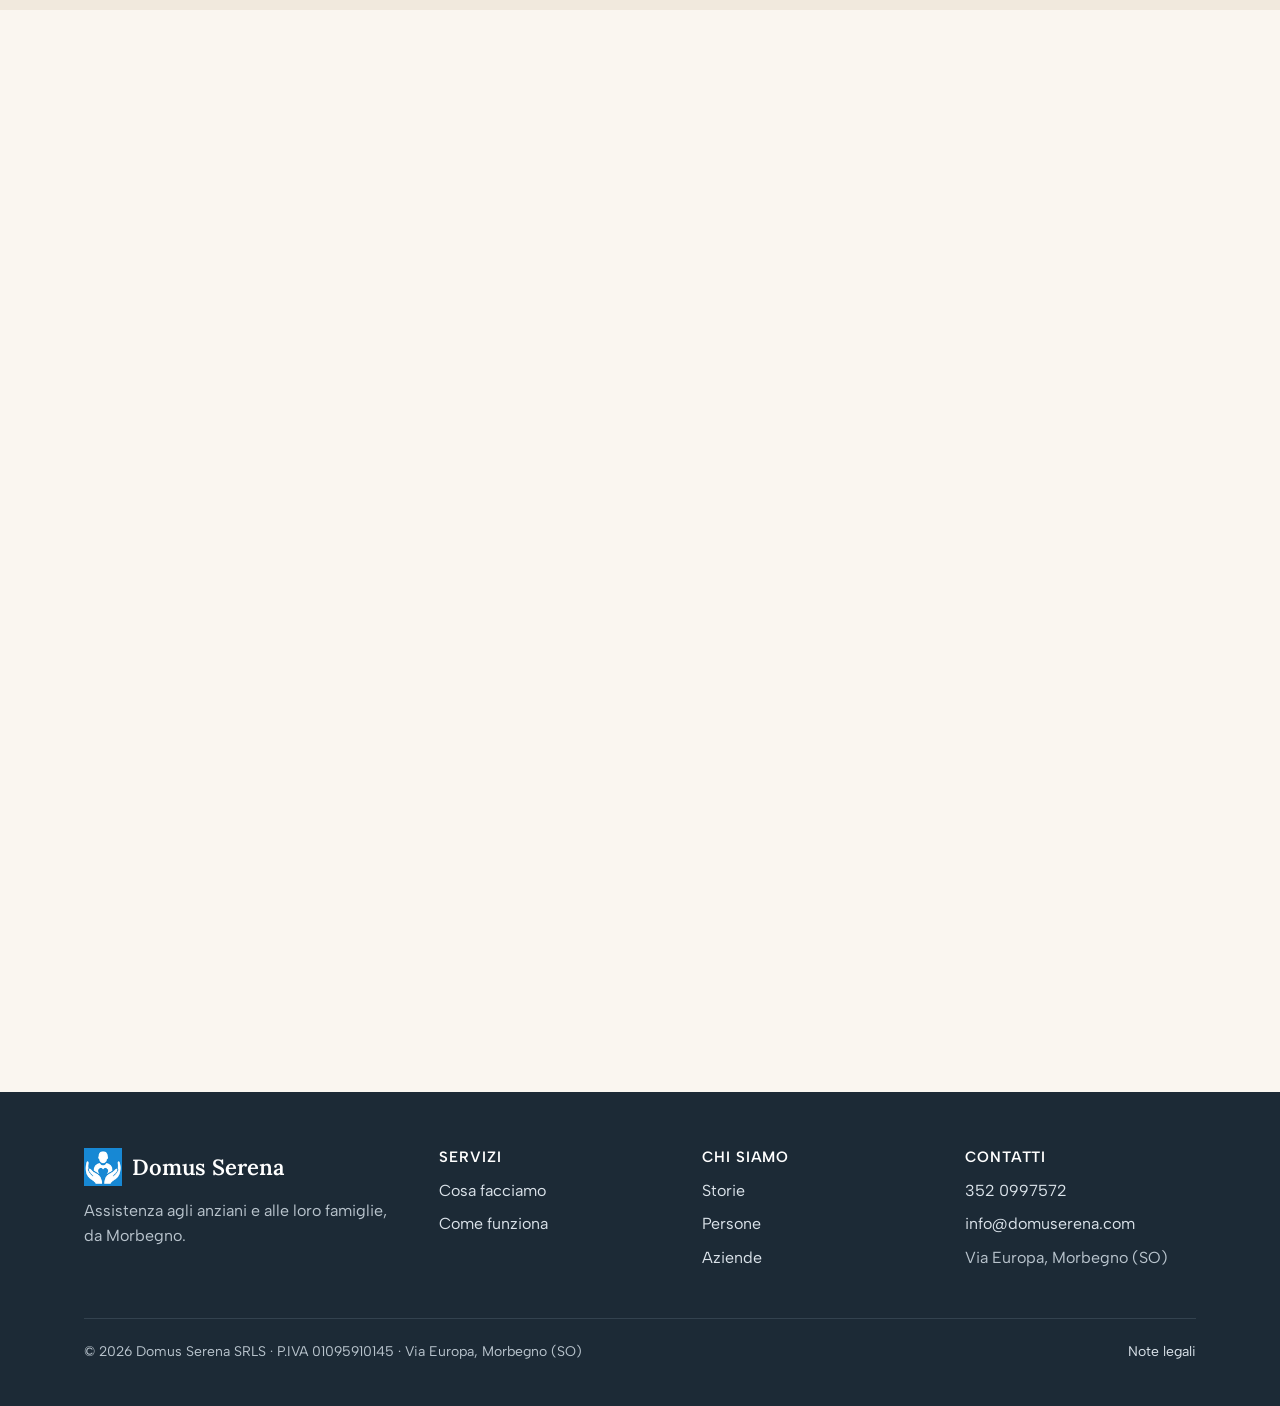
<file: chi-siamo/index.html>
<!doctype html>
<html lang="it"><head><meta charset="utf-8"><title>Domus Serena</title>
<meta name="robots" content="noindex">
<link rel="canonical" href="https://www.domuserena.com/#persone">
<meta http-equiv="refresh" content="0; url=../index.html#persone">
</head><body><p><a href="../index.html#persone">Vai alla pagina di Domus Serena</a></p></body></html>
</file>
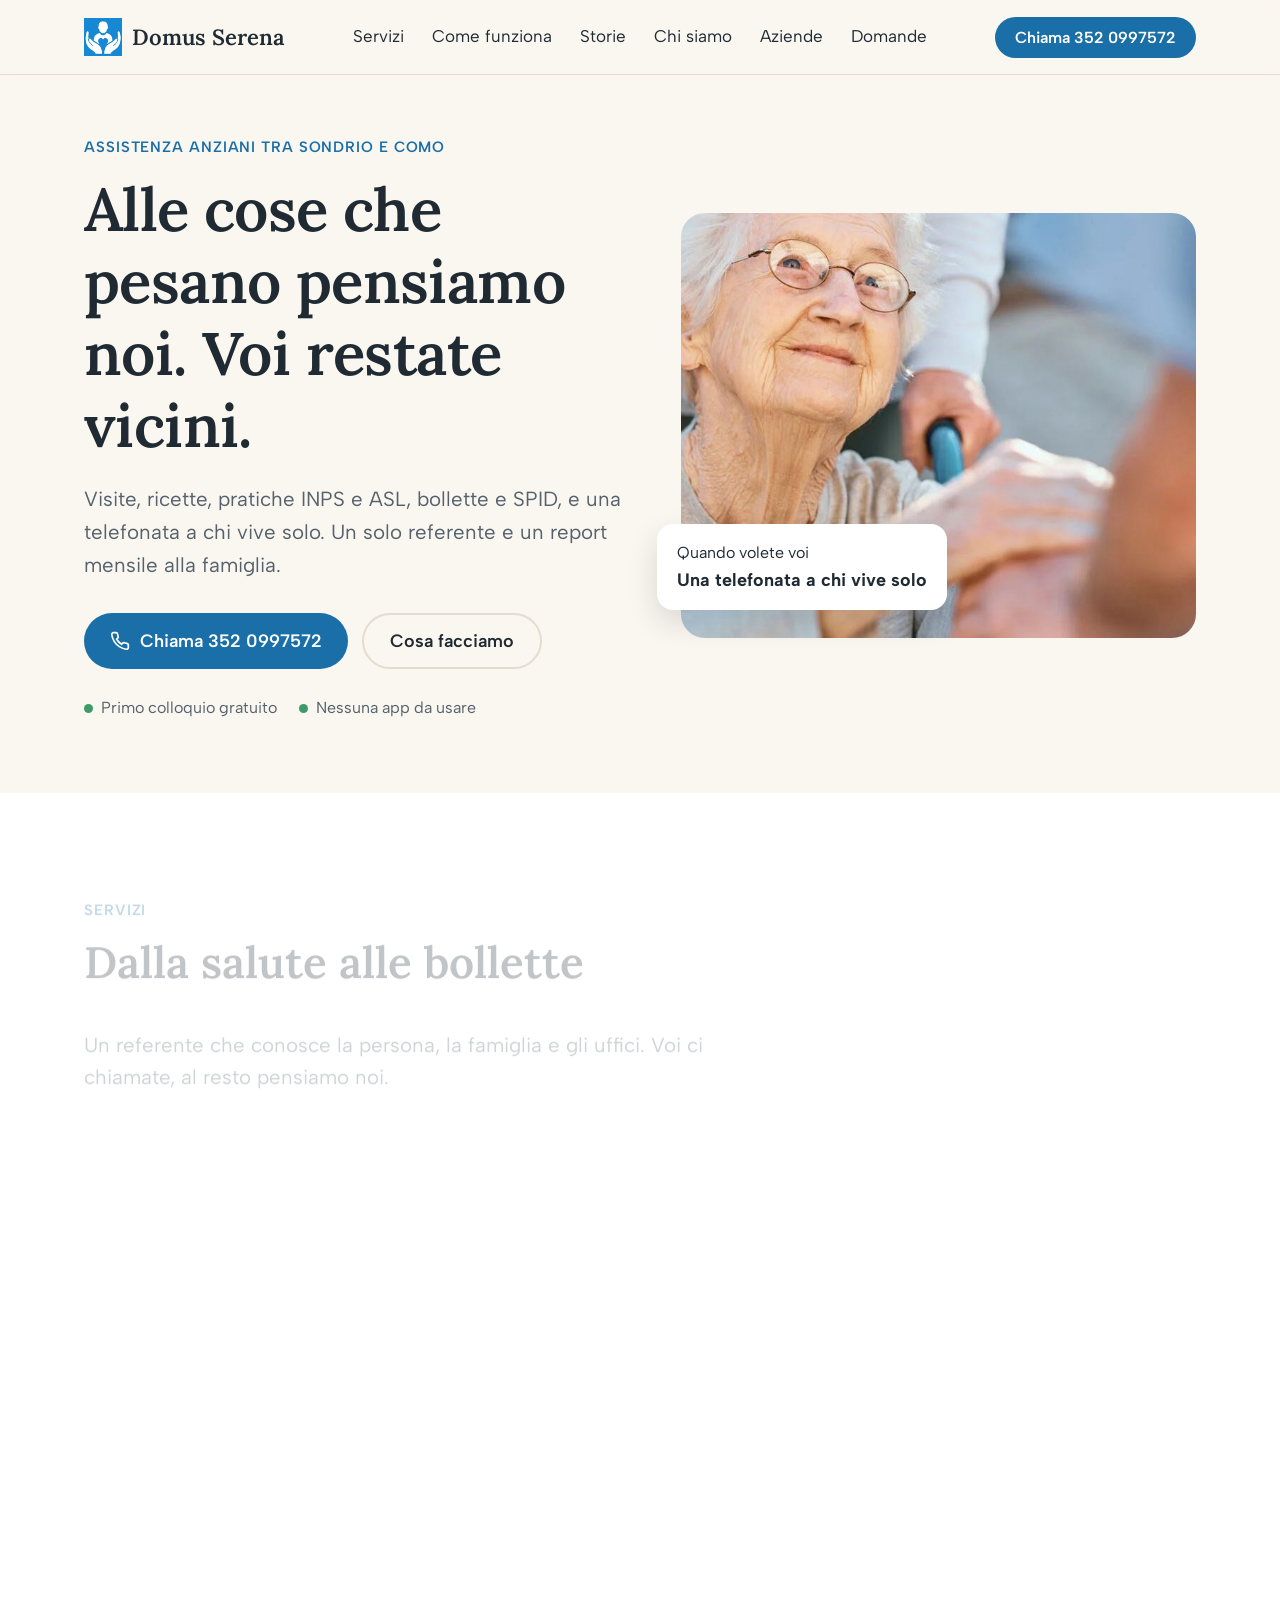
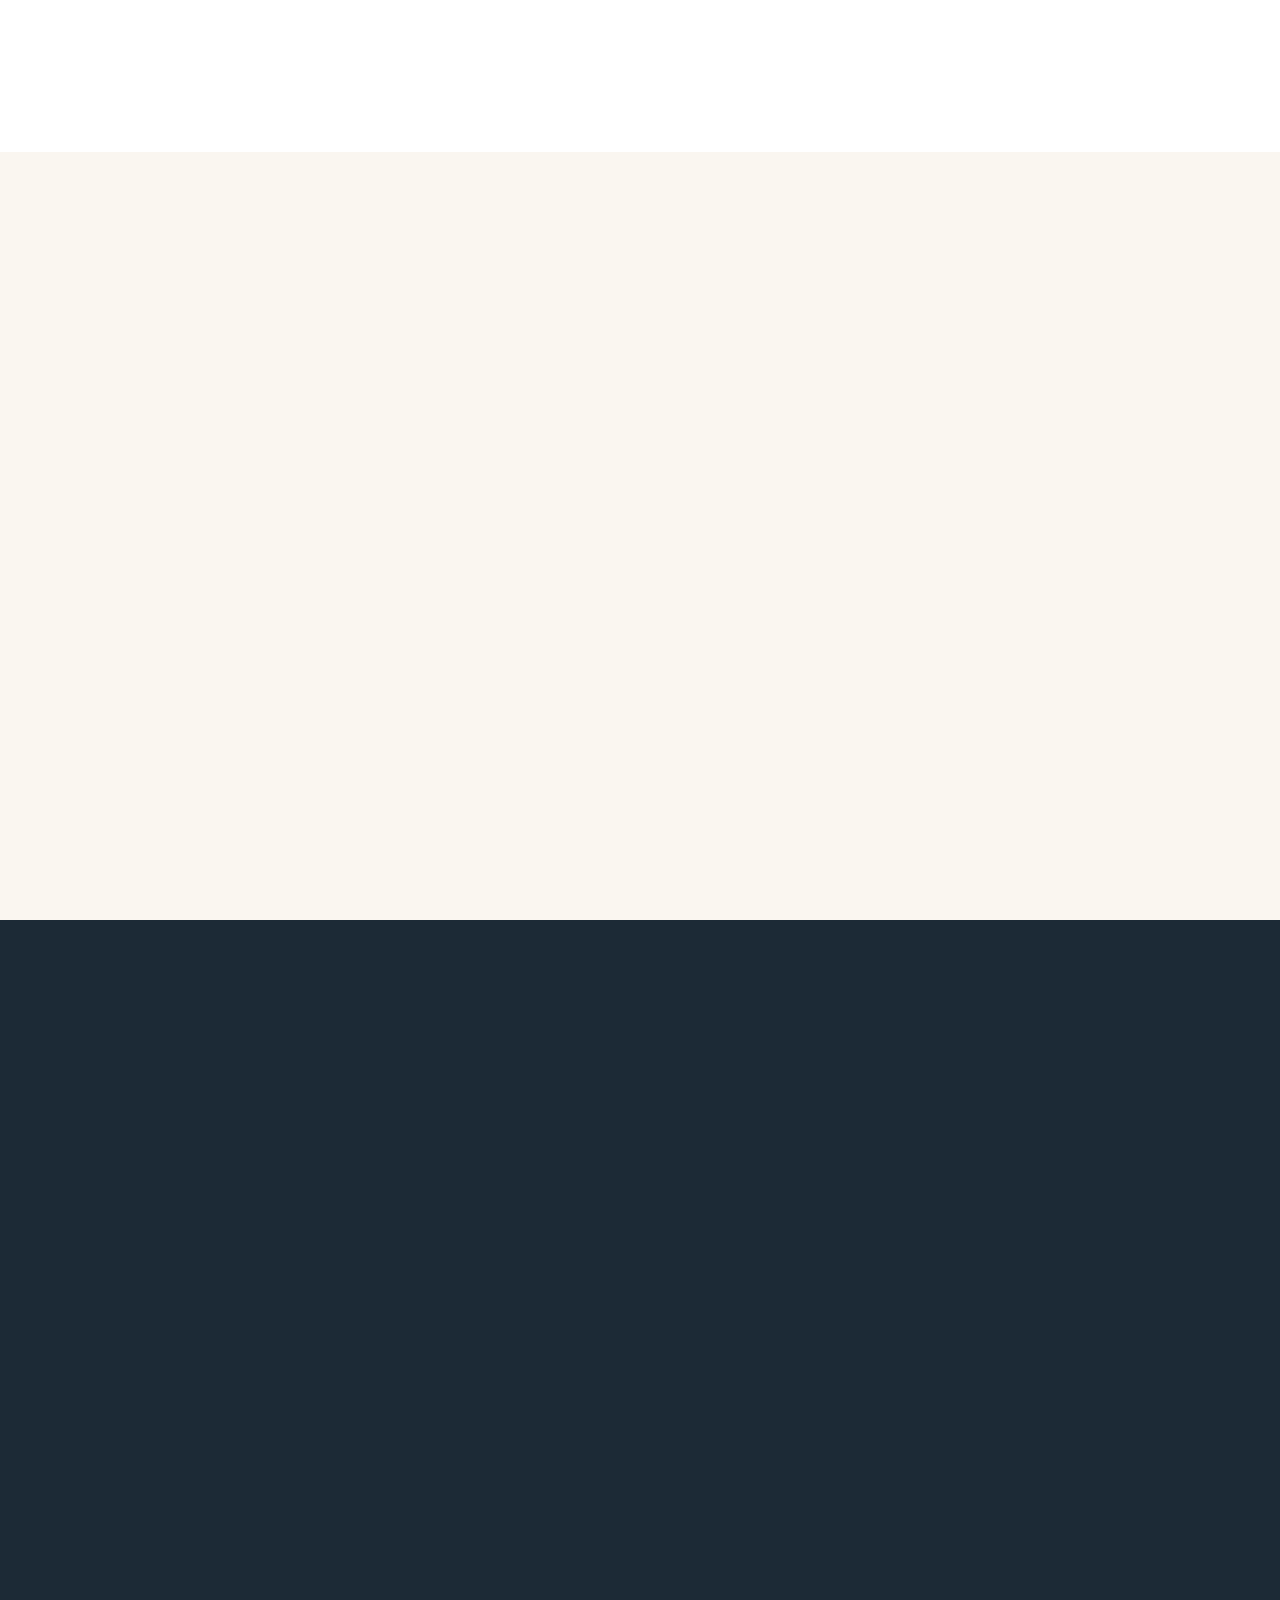
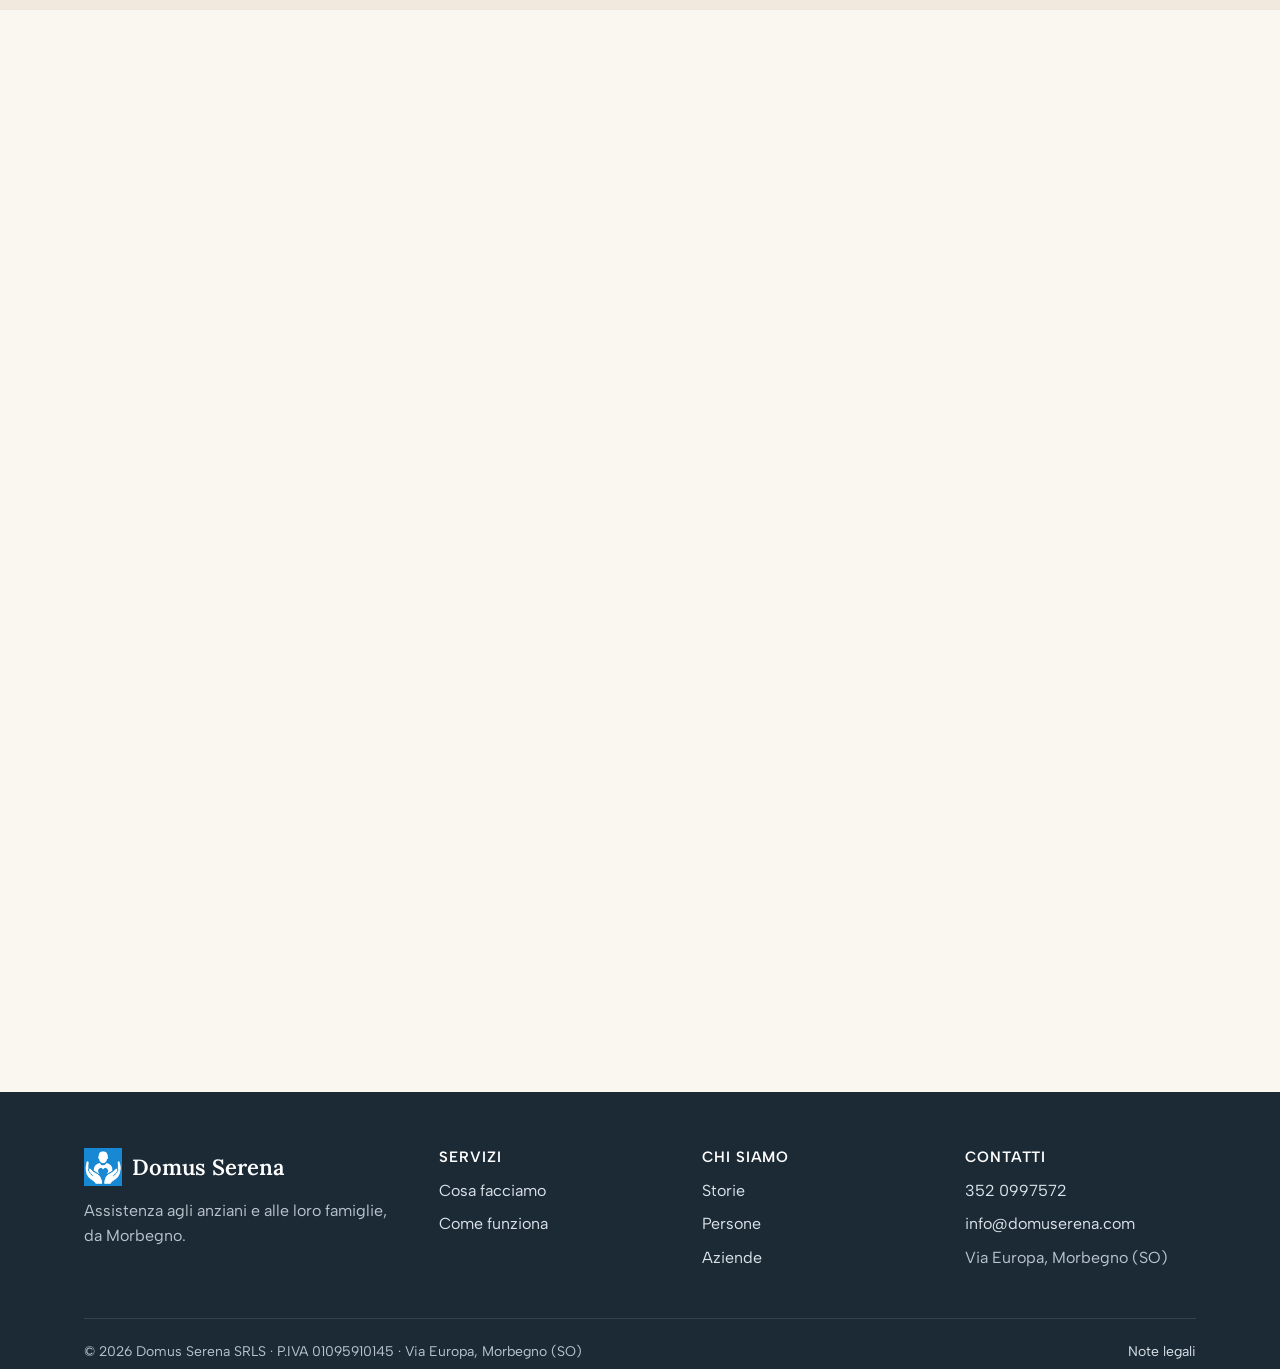
<file: dicono-di-noi/index.html>
<!doctype html>
<html lang="it"><head><meta charset="utf-8"><title>Domus Serena</title>
<meta name="robots" content="noindex">
<link rel="canonical" href="https://www.domuserena.com/">
<meta http-equiv="refresh" content="0; url=../index.html">
</head><body><p><a href="../index.html">Vai alla pagina di Domus Serena</a></p></body></html>
</file>
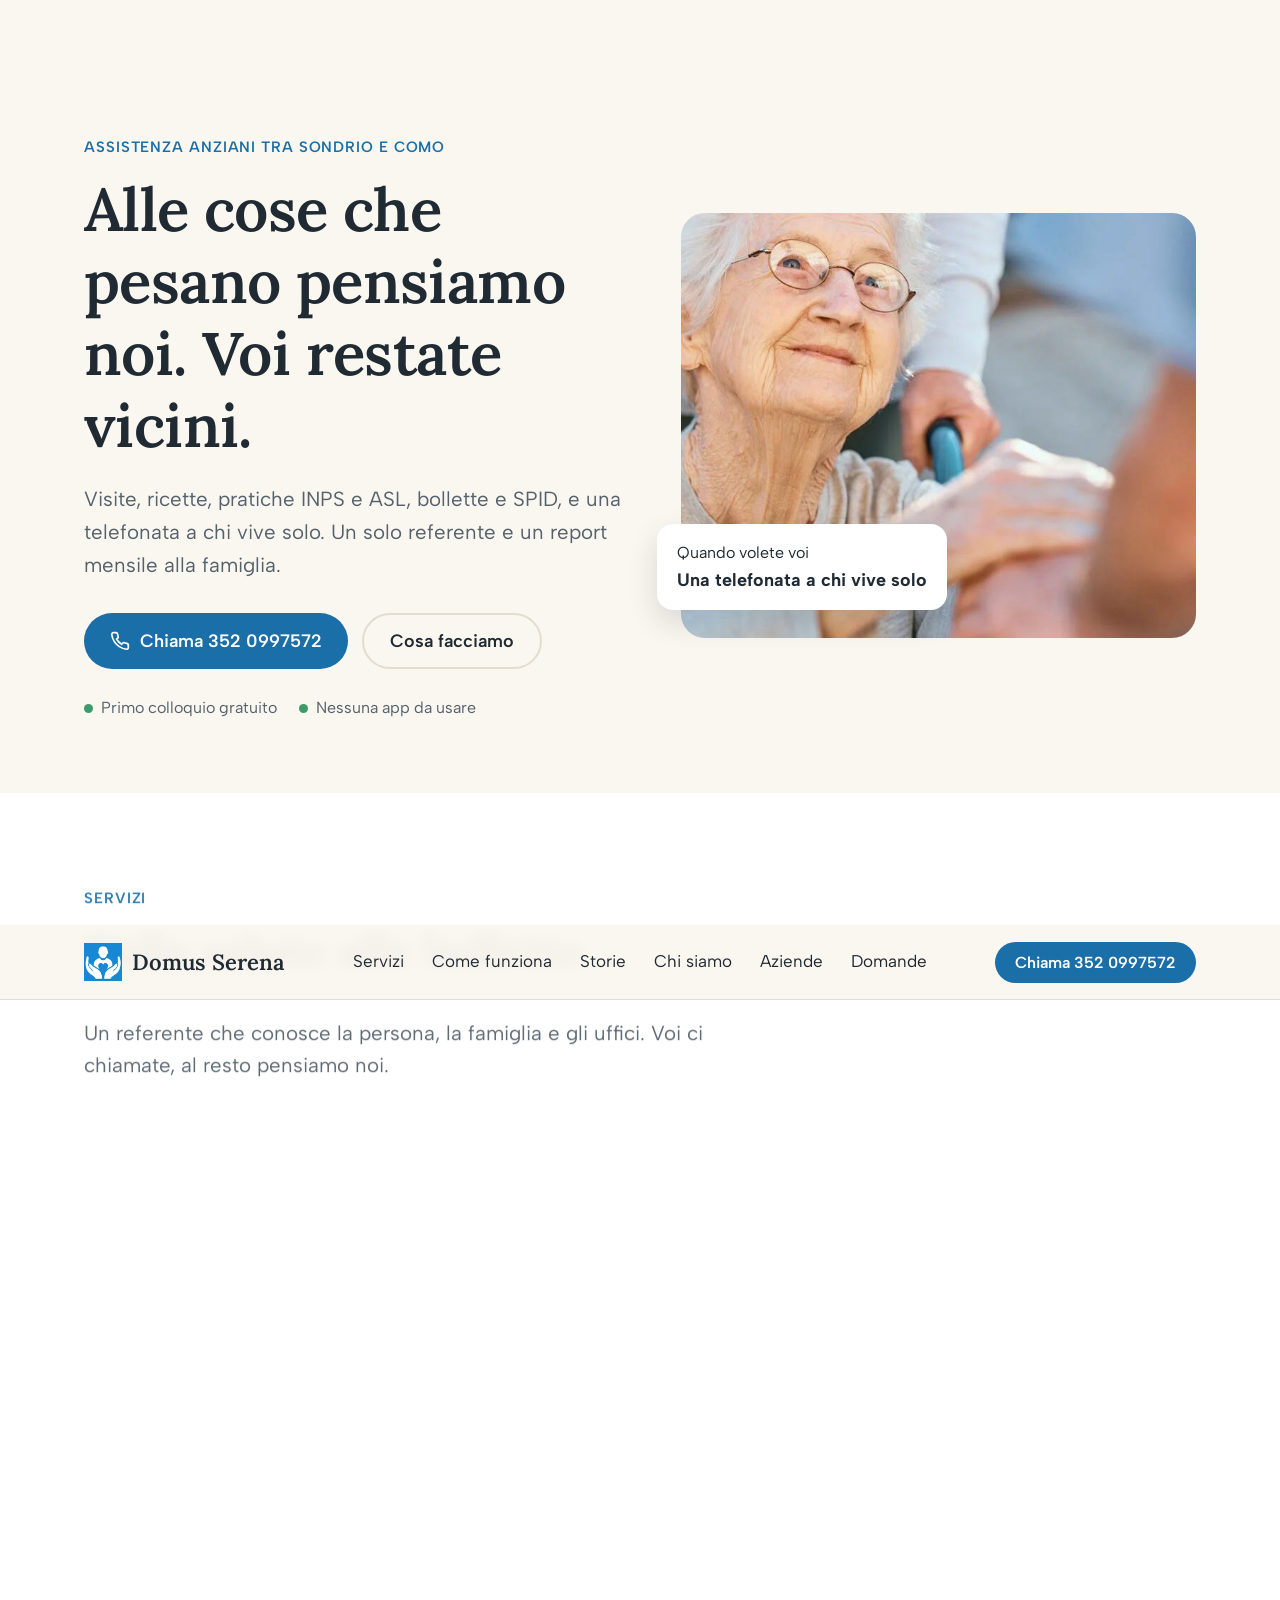
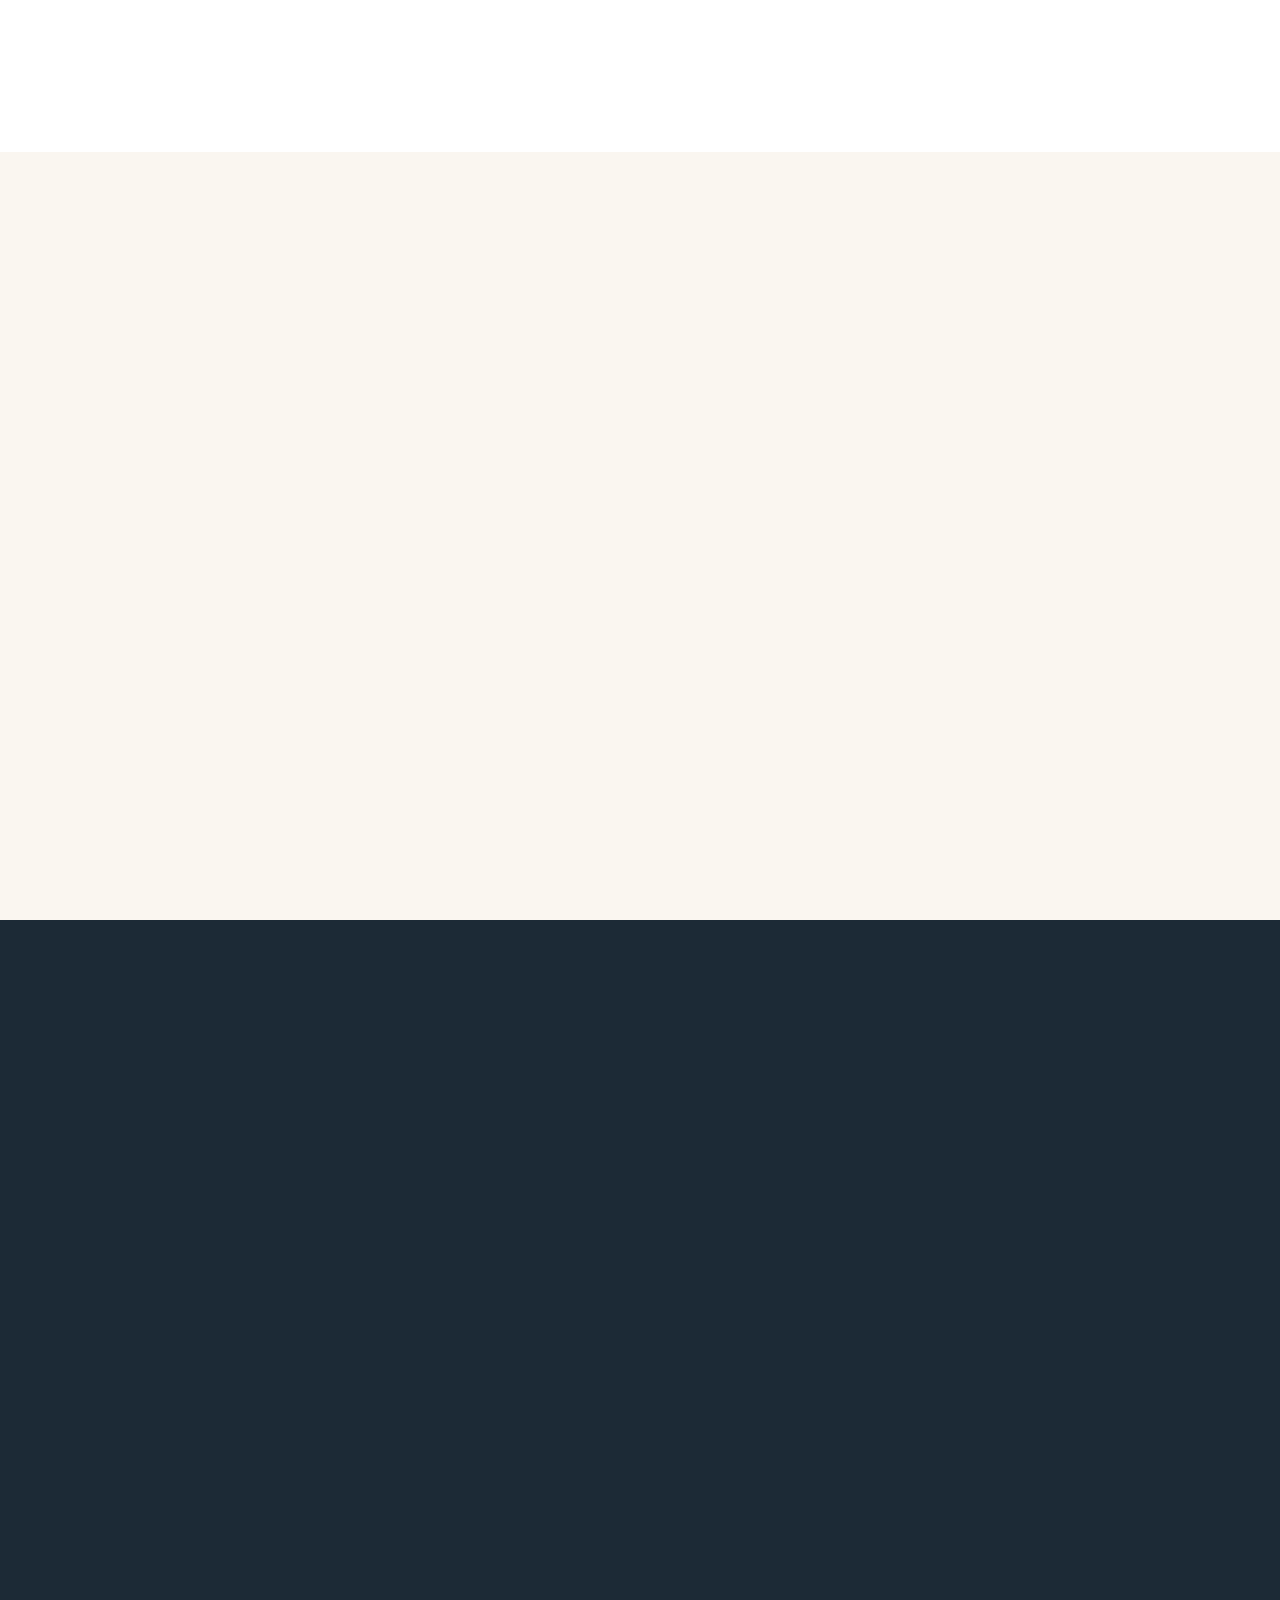
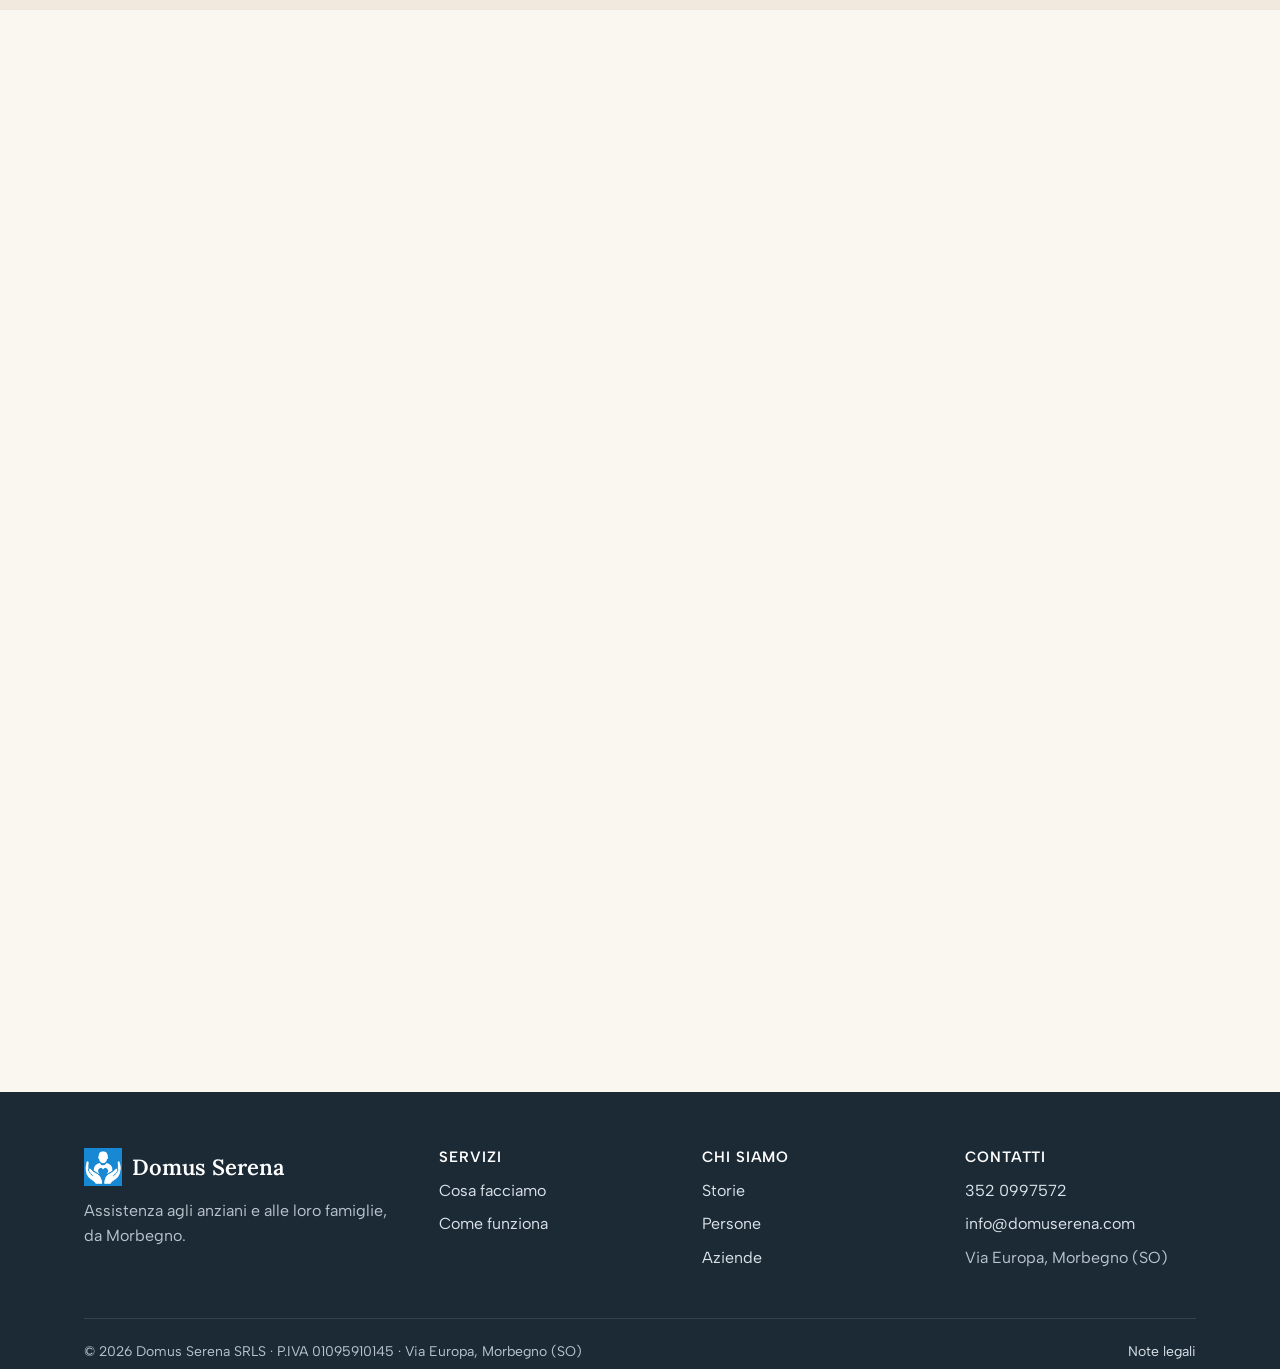
<file: faq/index.html>
<!doctype html>
<html lang="it"><head><meta charset="utf-8"><title>Domus Serena</title>
<meta name="robots" content="noindex">
<link rel="canonical" href="https://www.domuserena.com/#domande">
<meta http-equiv="refresh" content="0; url=../index.html#domande">
</head><body><p><a href="../index.html#domande">Vai alla pagina di Domus Serena</a></p></body></html>
</file>
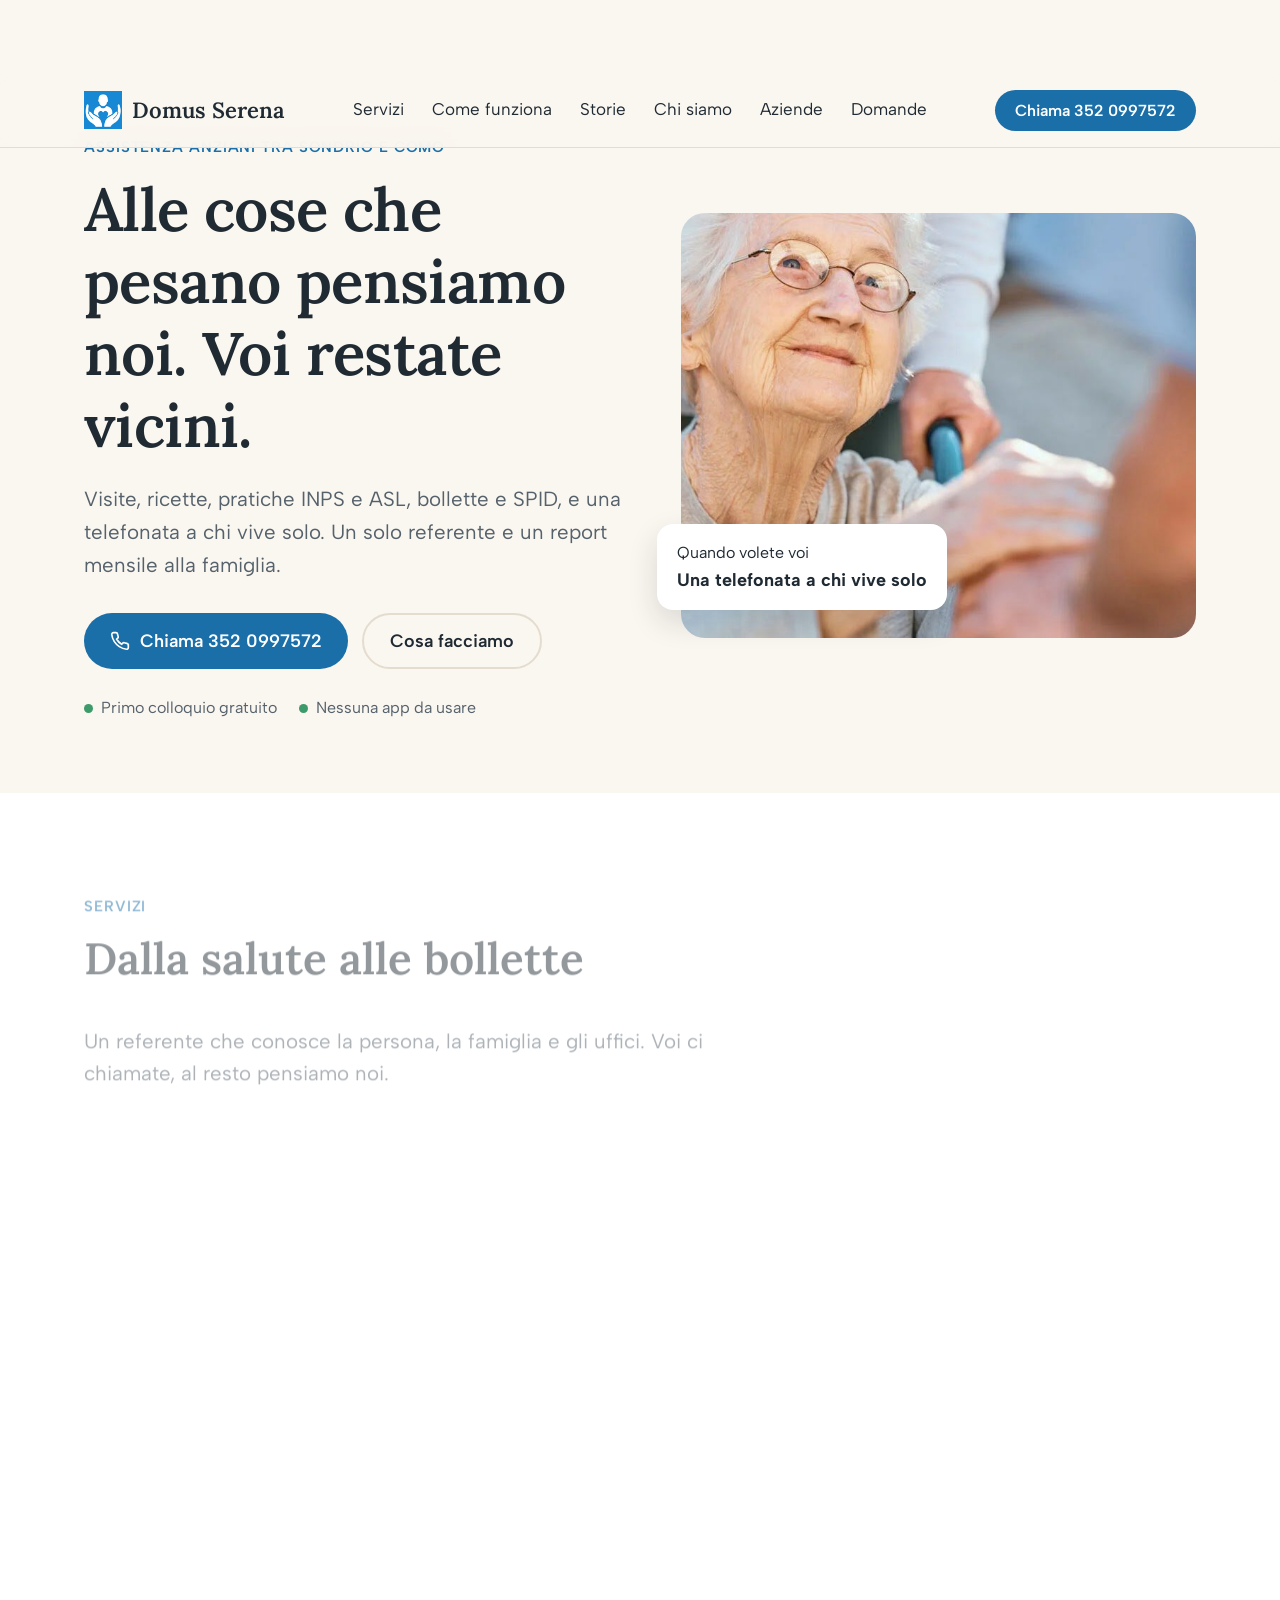
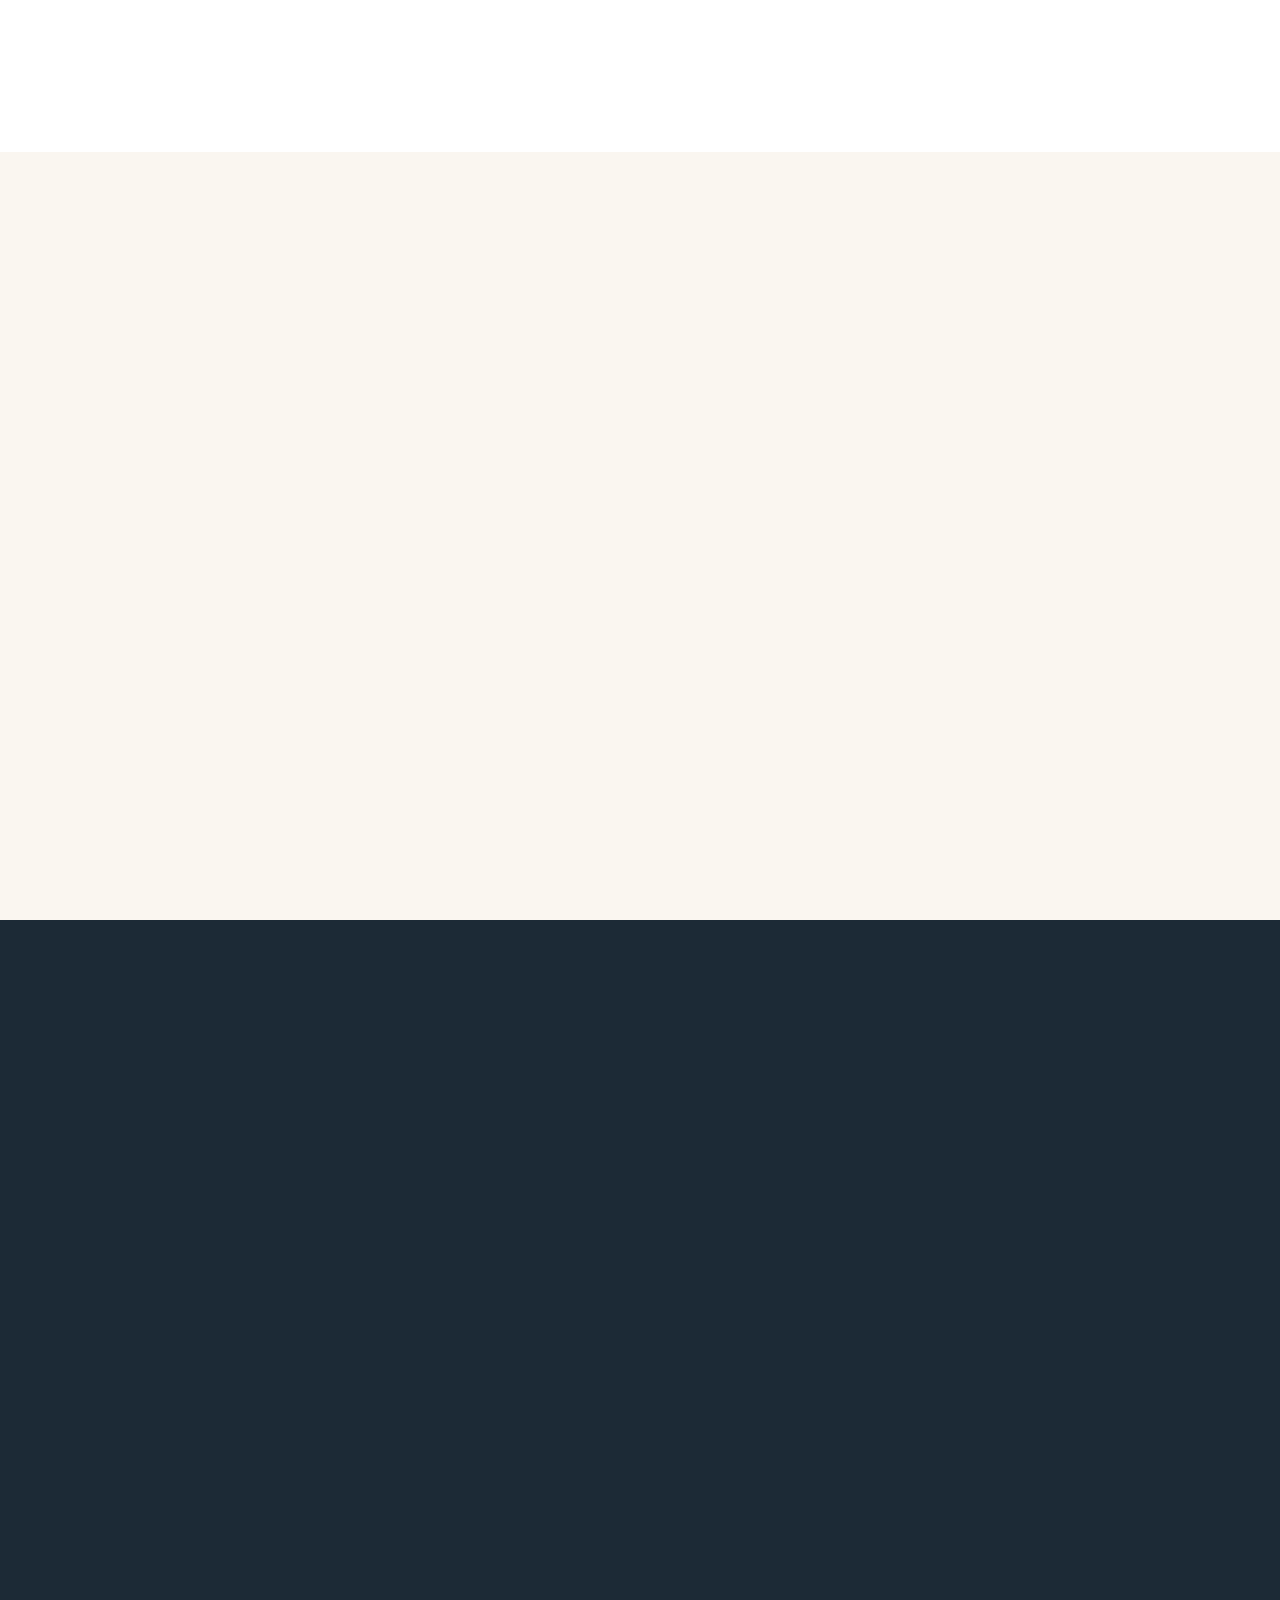
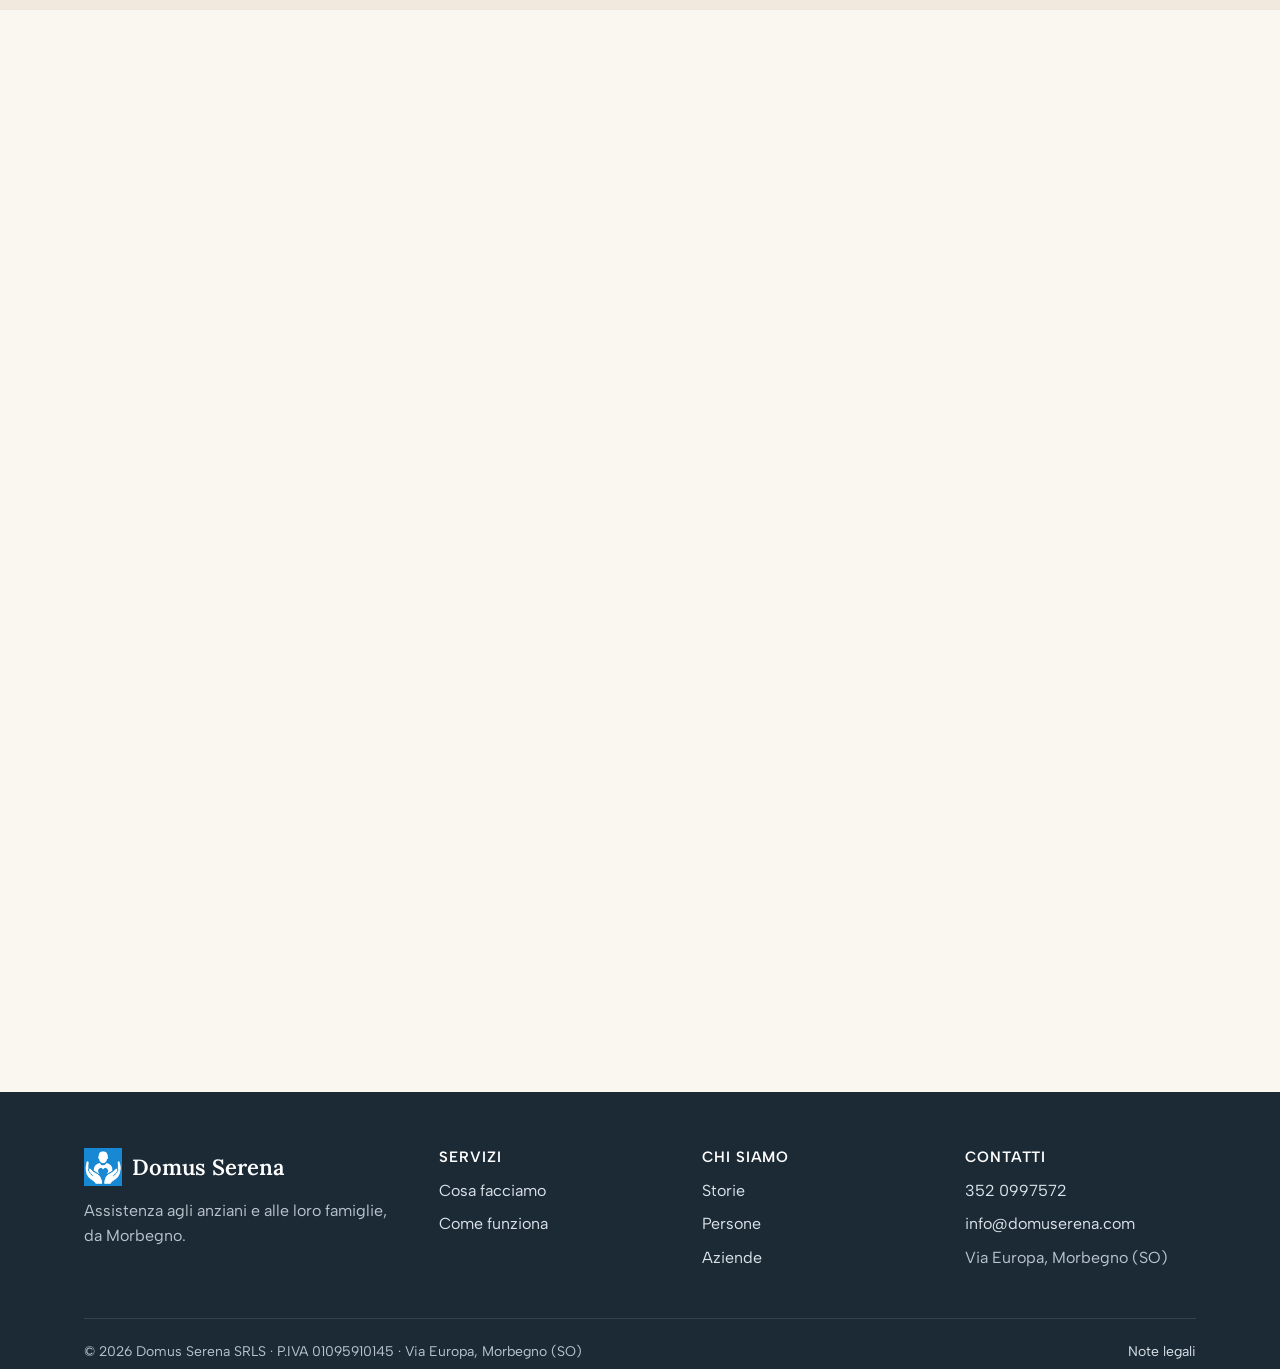
<file: servizi/index.html>
<!doctype html>
<html lang="it"><head><meta charset="utf-8"><title>Domus Serena</title>
<meta name="robots" content="noindex">
<link rel="canonical" href="https://www.domuserena.com/#servizi">
<meta http-equiv="refresh" content="0; url=../index.html#servizi">
</head><body><p><a href="../index.html#servizi">Vai alla pagina di Domus Serena</a></p></body></html>
</file>
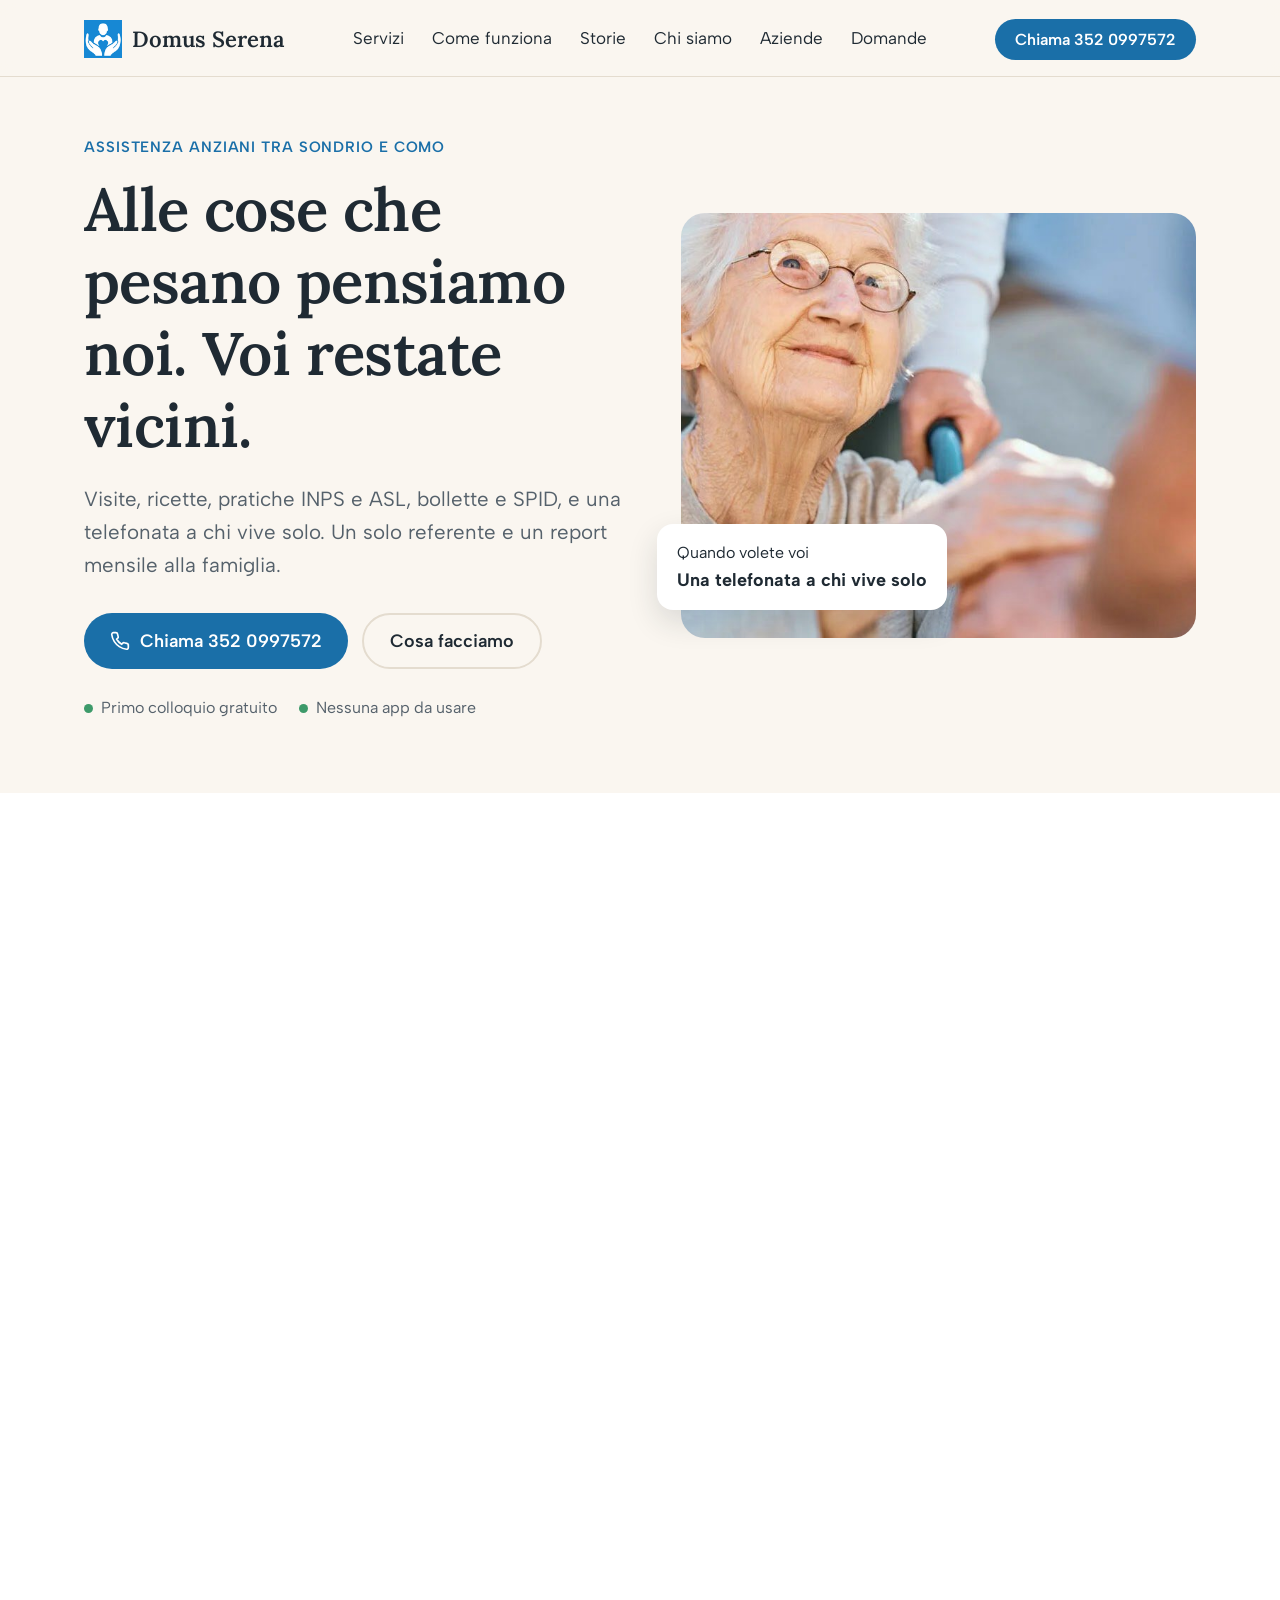
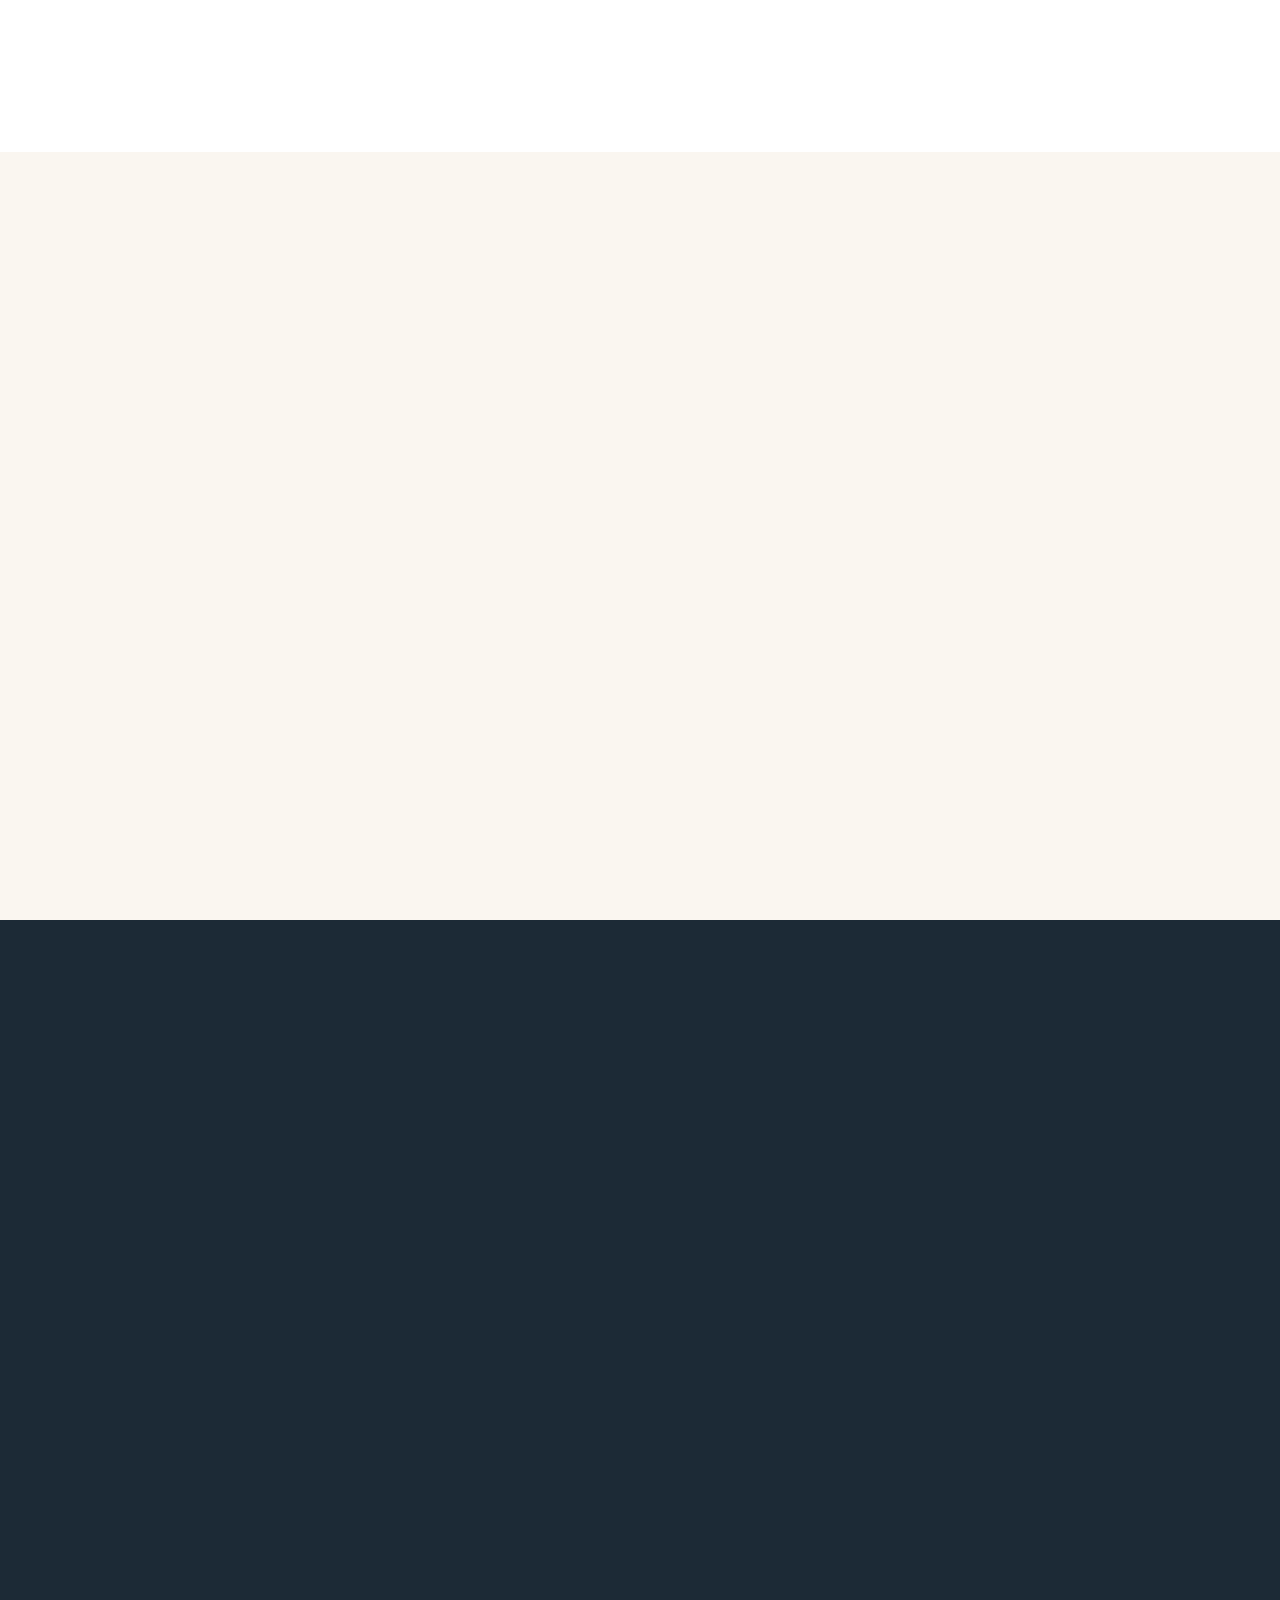
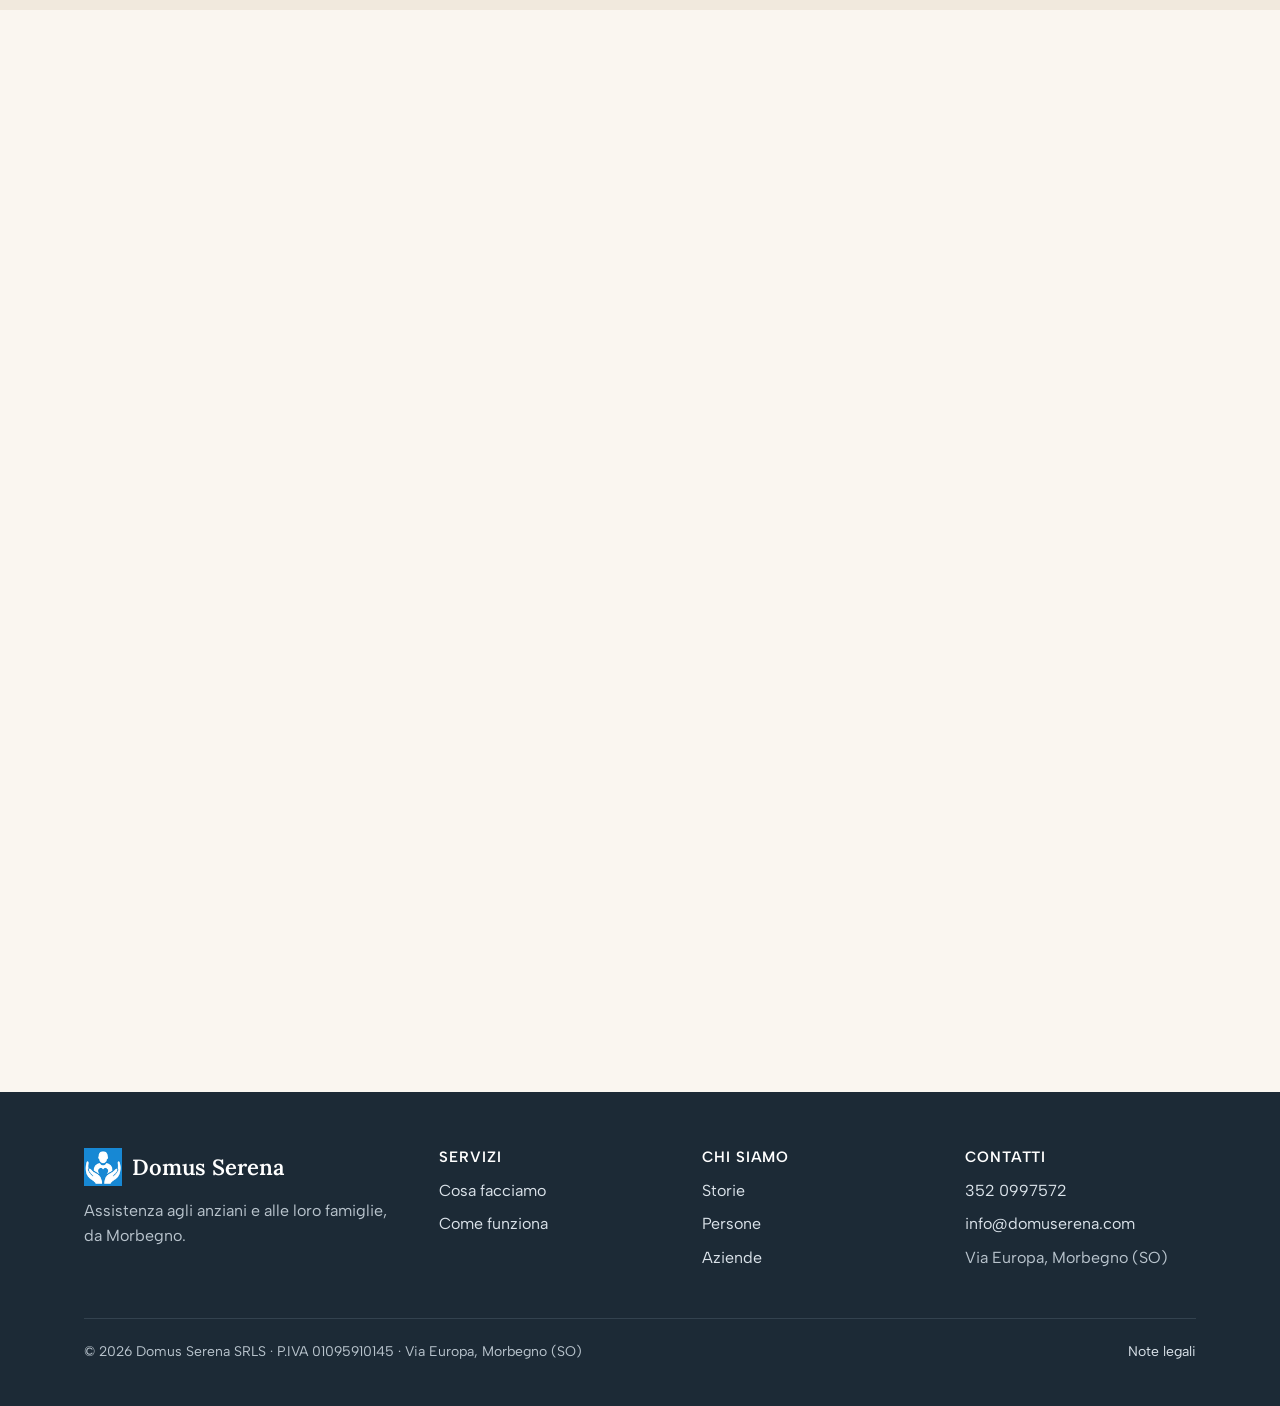
<file: storie-di-vita/index.html>
<!doctype html>
<html lang="it"><head><meta charset="utf-8"><title>Domus Serena</title>
<meta name="robots" content="noindex">
<link rel="canonical" href="https://www.domuserena.com/#storie">
<meta http-equiv="refresh" content="0; url=../index.html#storie">
</head><body><p><a href="../index.html#storie">Vai alla pagina di Domus Serena</a></p></body></html>
</file>
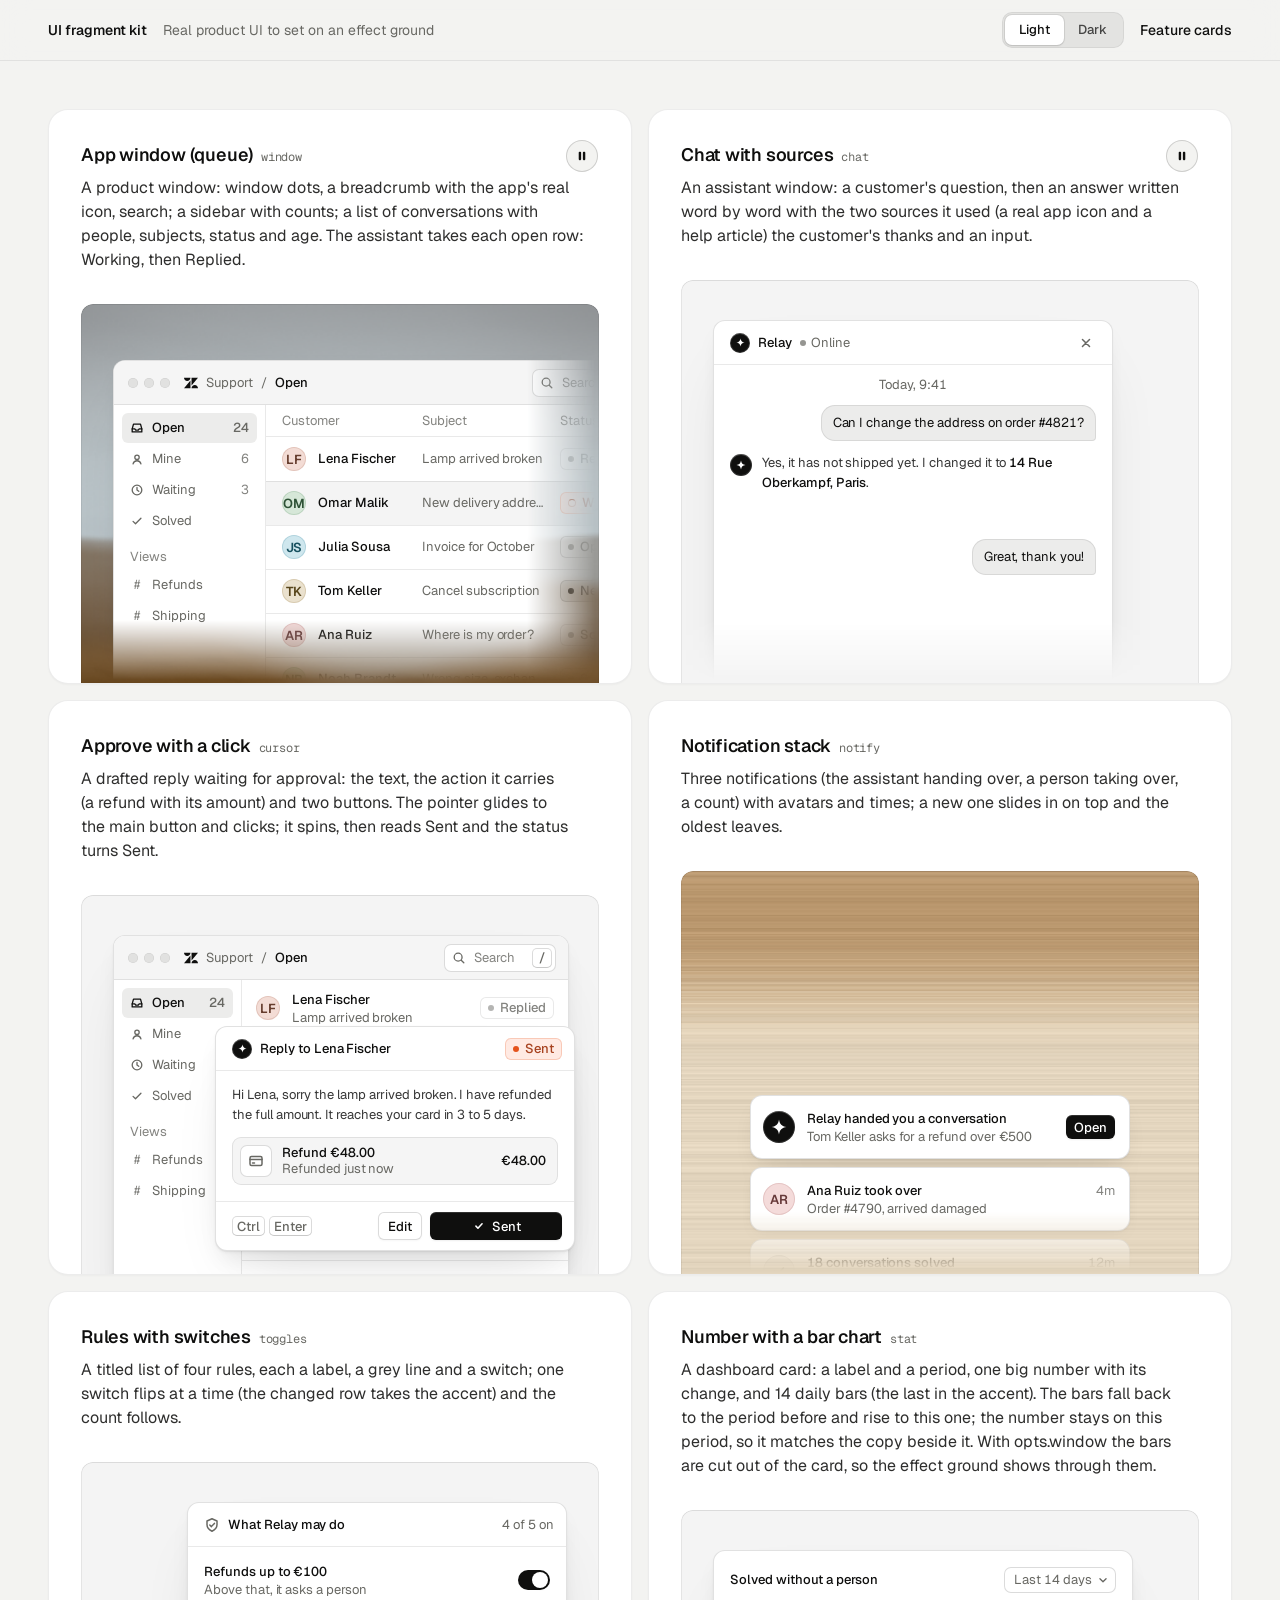
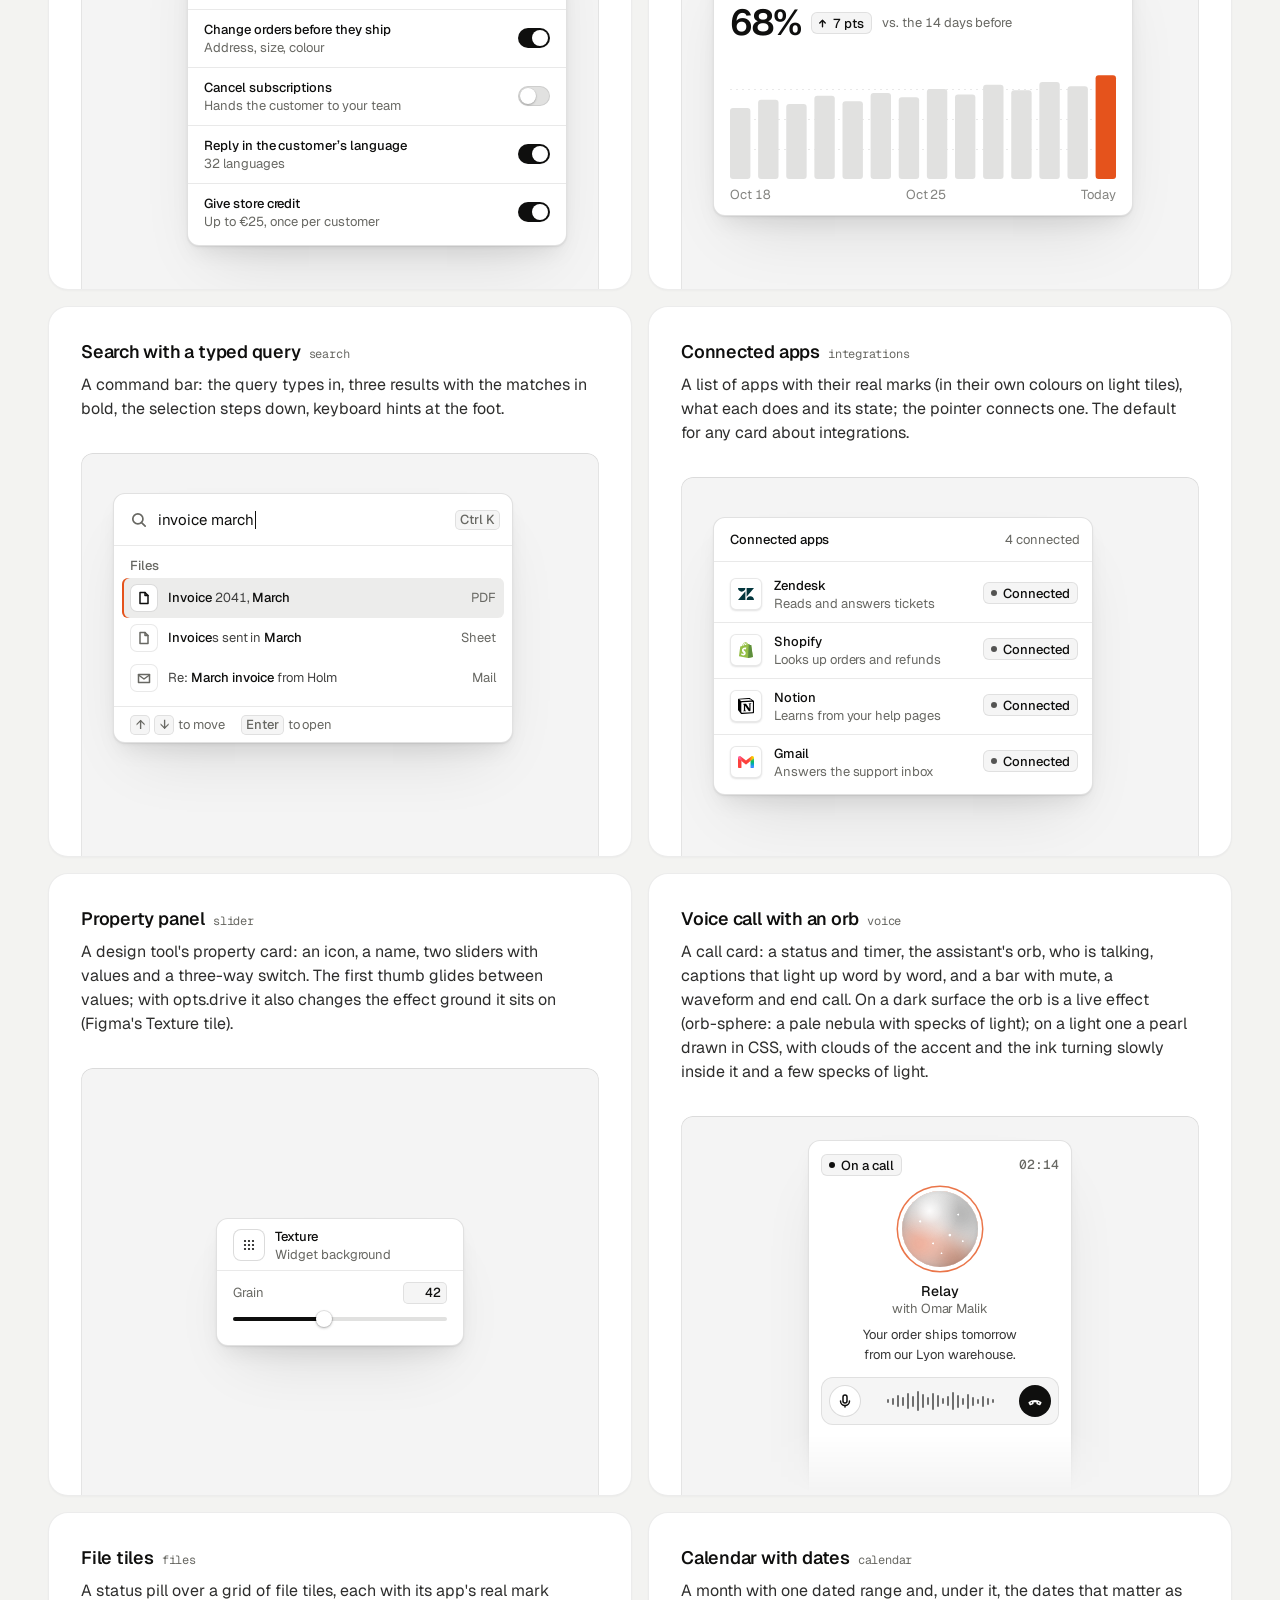
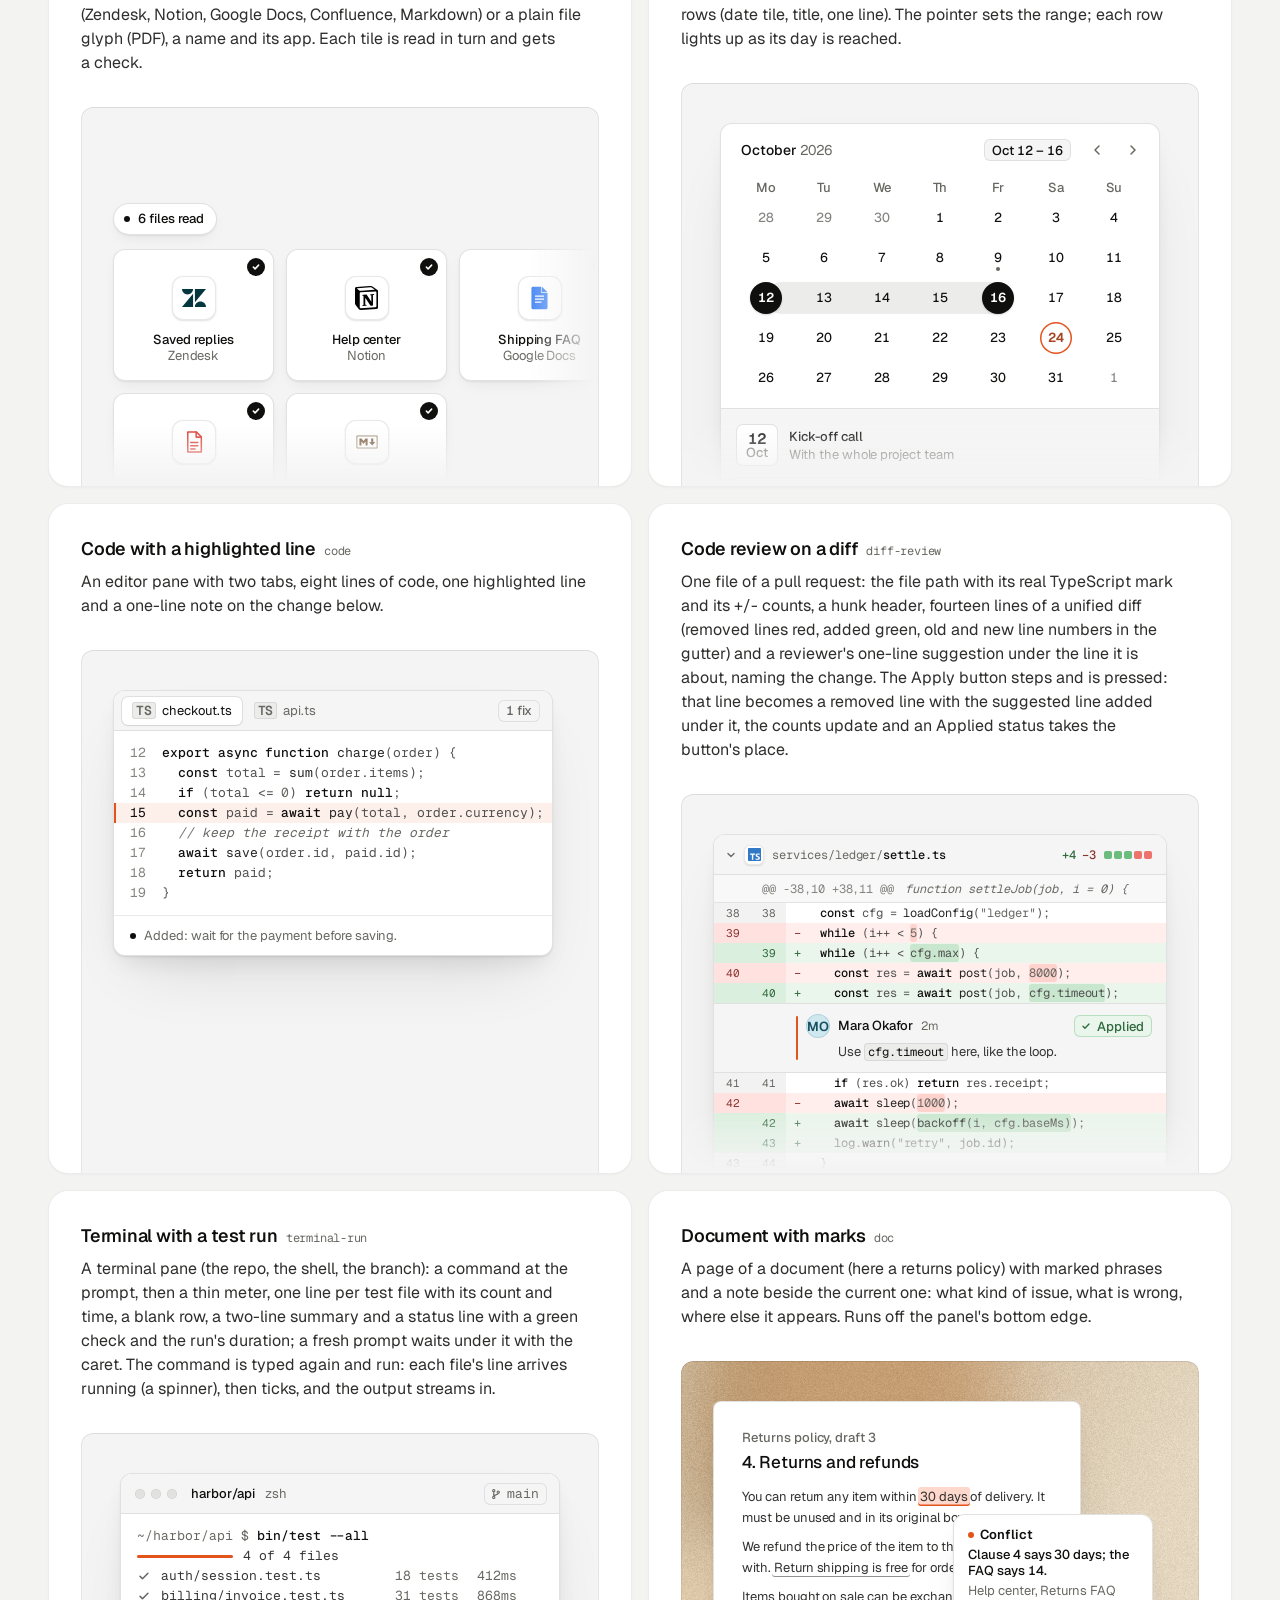
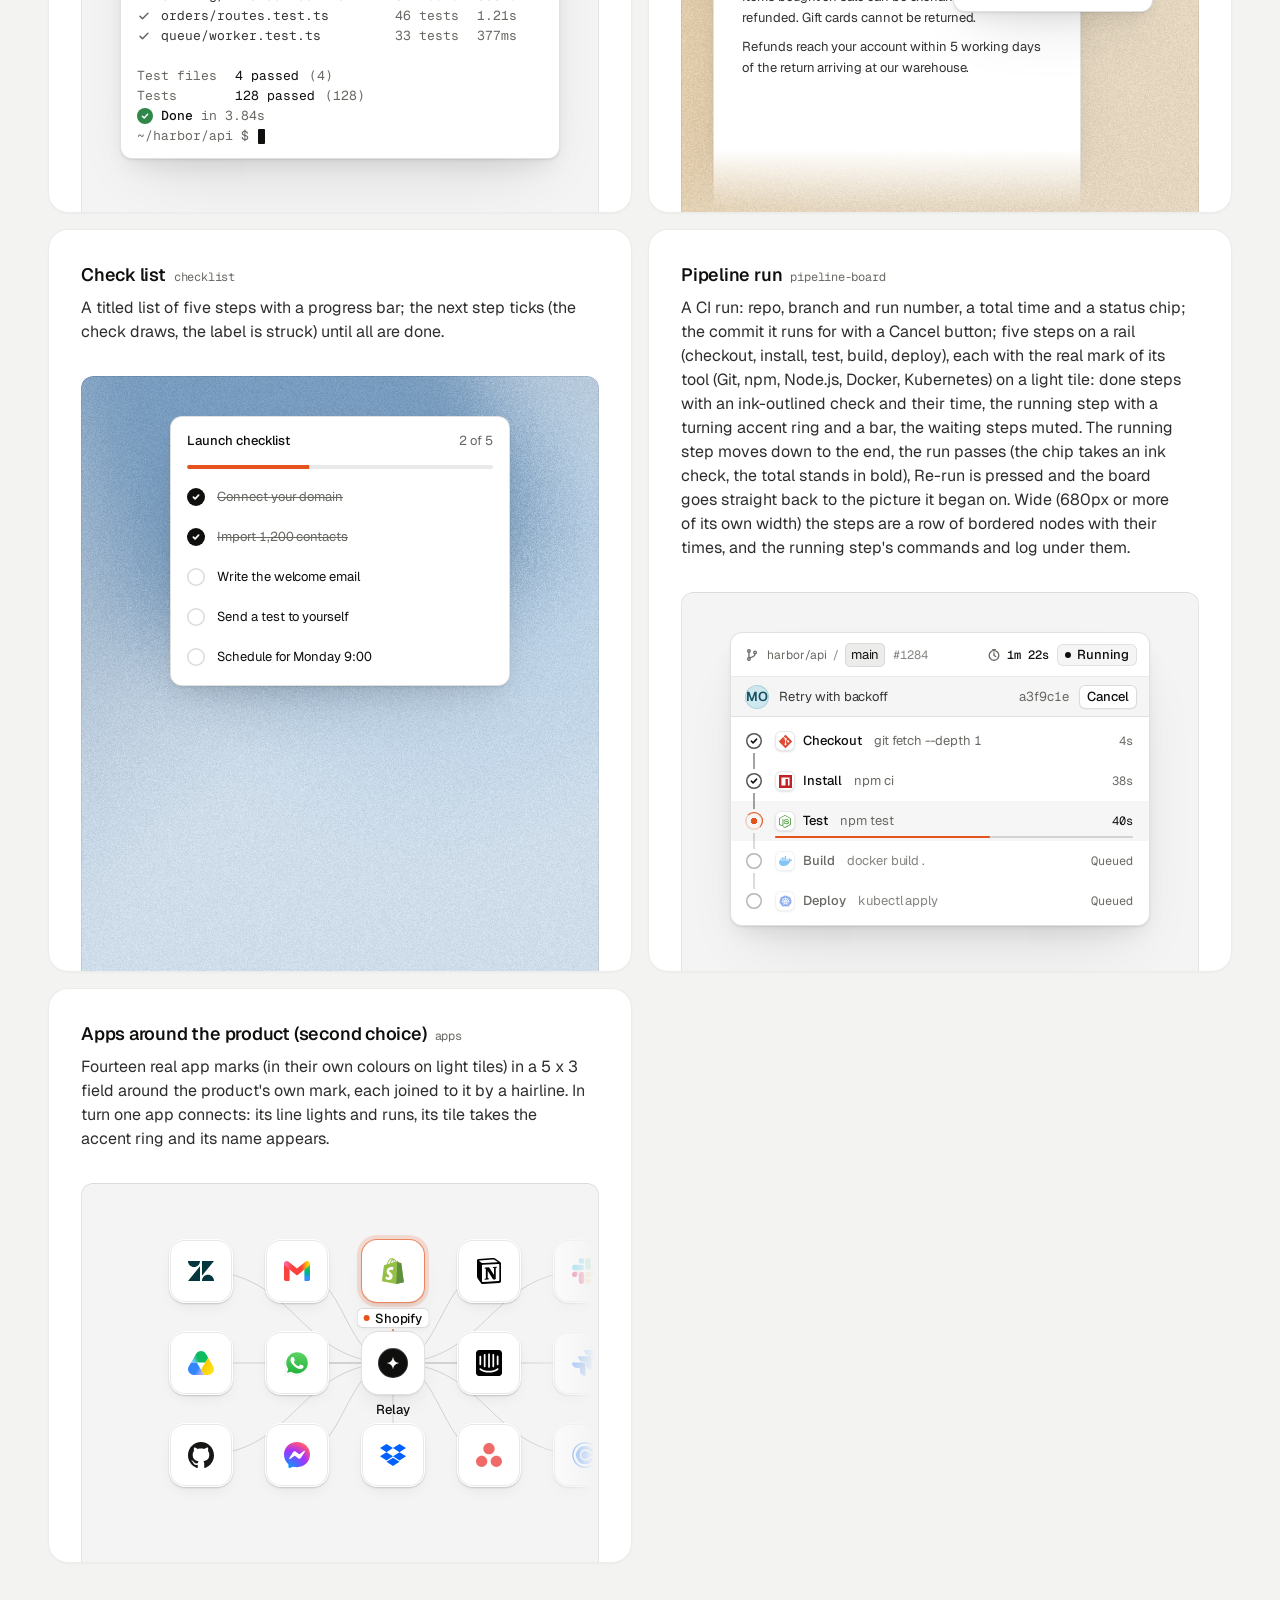
<file: assets/ui/index.html>
<!doctype html>
<html lang="en" data-theme="light">
<head>
<script>window.__tpGlMax = 16;   /* a gallery shows many live effects at once; a page of a site keeps the default 4 (fx.js) */</script>
<meta charset="utf-8">
<meta name="viewport" content="width=device-width, initial-scale=1">
<title>UI fragment kit</title>
<meta name="description" content="Nineteen pieces of real product UI from the taste-skill kit, each on an effect ground in a feature card.">
<link rel="preconnect" href="https://fonts.googleapis.com">
<link rel="preconnect" href="https://fonts.gstatic.com" crossorigin>
<link href="https://fonts.googleapis.com/css2?family=Geist:wght@300..700&family=Geist+Mono:wght@400;500&display=swap" rel="stylesheet">
<link rel="stylesheet" href="base.css">
<link rel="stylesheet" href="cards.css">
<style>
  :root { --font-text: "Geist", system-ui, sans-serif; --font-display: "Geist", system-ui, sans-serif; --font-mono: "Geist Mono", ui-monospace, monospace; }
  [data-theme="light"] { --bg: #f3f3f1; --card: #ffffff; --ink: #0f0f0e; --muted: #686863; --accent: #e5531c; --accent-ink: #ffffff; --g-bg: #e9e8e4; --g-surface: #f6f5f2; --frag: #ffffff; --warm: #c9a679; }
  [data-theme="dark"] { --bg: #070708; --card: #151517; --ink: #f2f2ef; --muted: #8f9094; --accent: #ff7a3c; --accent-ink: #120c08; --g-bg: #0e0e10; --g-surface: #1b1c1f; --frag: #1c1d20; --warm: #9c9689; }
  * { box-sizing: border-box; }
  html, body { margin: 0; }
  body { font-family: var(--font-text); background: var(--bg); color: var(--ink); -webkit-font-smoothing: antialiased; }
  .panel { --fx-bg: var(--g-bg); --fx-surface: var(--g-surface); --fx-ink: var(--ink); --fx-muted: var(--muted); --fx-accent: var(--hue, var(--warm)); --fx-accent-ink: var(--accent-ink); --calm: var(--g-bg); --p-h: 380px; }
  .top { position: sticky; top: 0; z-index: 20; background: color-mix(in oklab, var(--bg) 86%, transparent); backdrop-filter: blur(14px); -webkit-backdrop-filter: blur(14px); border-bottom: 1px solid color-mix(in oklab, var(--ink) 8%, transparent); }
  .top__in { max-width: 1232px; margin: 0 auto; padding: 0 24px; height: 60px; display: flex; align-items: center; gap: 16px; font-size: 14px; line-height: 20px; }
  .top__in strong { font-weight: 560; }
  .top__in > span { color: var(--muted); }
  .sp { flex: 1; }
  .seg { display: inline-flex; padding: 3px; border-radius: 10px; background: color-mix(in oklab, var(--ink) 6%, var(--bg)); box-shadow: inset 0 0 0 1px color-mix(in oklab, var(--ink) 6%, transparent); }
  .seg button { font: inherit; font-size: 13px; font-weight: 500; border: 0; background: none; color: color-mix(in oklab, var(--ink) 72%, var(--bg)); height: 30px; padding: 0 14px; border-radius: 7px; cursor: pointer; }
  .seg button[aria-pressed="true"] { background: var(--card); color: var(--ink); box-shadow: 0 0 0 1px color-mix(in oklab, var(--ink) 8%, transparent), 0 1px 2px rgb(0 0 0 / .1); }
  .top__in a { color: var(--ink); text-decoration: none; font-weight: 500; }
  main { max-width: 1232px; margin: 0 auto; padding: 48px 24px 96px; }
  .grid { display: grid; grid-template-columns: repeat(2, minmax(0, 1fr)); gap: 16px; }
  .card > h3 code { font: 400 12px/16px var(--font-mono); color: var(--muted); margin-left: 8px; }
  @media (max-width: 860px) { .grid { grid-template-columns: minmax(0, 1fr); } }
  @media (max-width: 600px) { main { padding: 24px 16px 64px; } .top__in { padding: 0 16px; } .top__in > span { display: none; } .panel { --p-h: 340px; } }
</style>
</head>
<body>
<header class="top">
  <div class="top__in">
    <strong>UI fragment kit</strong><span>Real product UI to set on an effect ground</span>
    <span class="sp"></span>
    <div class="seg" role="group" aria-label="Theme"><button type="button" data-mode="light" aria-pressed="true">Light</button><button type="button" data-mode="dark" aria-pressed="false">Dark</button></div>
    <a href="cards.html">Feature cards</a>
  </div>
</header>
<main><div class="grid" id="grid"></div></main>

<script type="module">
  import fx from '../effects/fx.js';
  import ui from './ui.js';
  const index = await fetch('index.json').then(r => r.json());
  // where each one sits, as its meta.json says: anchored at a corner or rising from the bottom and cut by
  // the panel's edge, or whole with 24px or more of ground round it; a fade only where an edge cuts it.
  // Only the compact slider sits in the calm middle (Figma's Texture tile); the cursor dialog is shown
  // where it belongs, over the lower-right edge of a window. [class, fade, style, opts]
  const PLACE = {
    window: ['at-corner', 'stage--fade-br', '--ay:56px'],
    chat: ['at-rise to-edge', 'stage--fade-b'],
    cursor: ['at-over', '', '--bx:24px;--by:24px'],
    notify: ['at-rise fit', 'stage--fade-b', '--ay:calc(100% - 180px);--ay-sm:calc(100% - 180px);--fit-max:380px'],
    toggles: ['at-right', ''],
    stat: ['at-corner', ''],
    search: ['at-corner', ''],
    integrations: ['at-corner', ''],
    slider: ['at-center', '', '', '{"compact":true,"drive":{"param":"grain","min":0.15,"max":0.95}}'],
    voice: ['at-rise to-edge fit', 'stage--fade-b', '--ax:max(24px, 50% - 132px);--ay:24px;--fit-max:264px'],
    files: ['at-corner wide', 'stage--fade-br', '--w:680px;--ay:96px'],
    calendar: ['at-rise fit', 'stage--fade-b', '--fit-max:440px'],
    code: ['at-corner', ''],
    'diff-review': ['at-corner fit', 'stage--fade-b', '--fit-max:480px'],
    'terminal-run': ['at-rise fit', '', '--fit-max:440px'],
    'pipeline-board': ['at-rise fit', '', '--fit-max:420px'],
    doc: ['at-corner to-edge', 'stage--fade-b'],
    checklist: ['at-rise fit', '', '--fit-max:340px'],
    apps: ['at-corner wide', 'stage--fade-br', '--w:560px;--ay:48px'],
  };
  // grounds behind UI are soft lit fields (never a line or dot pattern), on both themes: the bright
  // picture behind dark UI on the dark page, a clear step darker than white UI on the light page
  // the painting stays abstract (a mist over warm sand, level, fully soft) and shows once on the page
  const PAINT = ['painterly-landscape', { blur: 1, brush: 0.35, slope: 0, hillY: 0.3, horizon: 0.62, calm: 0.2, calmX: 0.6, calmY: 0.8, drift: 0, side: 1 }, '{"bg":"#a3b0b6","accent":"#c49a6c"}'];
  const GRAIN = ['grain-gradient', { speed: 0, grainMotion: 0, calm: 0.2, calmX: 0.5, calmY: 0.6, tint: 0.6, contrast: 0.6 }, '{"bg":"#d9ccb7","surface":"#e9e0d2","ink":"#2a2622","muted":"#6f675c","accent":"#a8794a"}'];
  const SKY = [GRAIN[0], GRAIN[1], '{"bg":"#c6d3df","surface":"#d6e0e9","ink":"#25303a","muted":"#5d6873","accent":"#3f6a92"}'];
  const SAGE = [GRAIN[0], GRAIN[1], '{"bg":"#cdd6c6","surface":"#dce3d6","ink":"#262d24","muted":"#5f6a5a","accent":"#6c8e63"}'];
  const GROUND = (m, i) => (m.name === 'slider' ? GRAIN : i === 0 ? PAINT : [GRAIN, SKY, SAGE][i % 3]);
  const q = new URLSearchParams(location.search);
  const grid = document.getElementById('grid');
  grid.innerHTML = index.fragments.map((m, i) => {
    const [at, fade, extra = '', opts = ''] = PLACE[m.name] || ['at-corner', 'stage--fade-br'];
    const [id, params, pal] = GROUND(m, i);
    const w = at === 'at-center' ? '' : ` style="--ax:32px;--ay:40px;${extra}"`;
    const o = opts ? ` data-ui-opts='${opts}'` : '';
    // the cursor is a dialog over a window's edge: the window under it holds still
    const under = m.name === 'cursor' ? `<div class="at-corner" style="--ax:32px;--ay:40px" data-ui-load="window" data-ui-opts='{"compact":true}' data-ui-still></div>` : '';
    return `<article class="card card--row"><h3>${m.title}<code>${m.name}</code></h3><p>${m.shows}</p>
      <div class="panel" data-fx="${id}" data-fx-seed="${(i + 1) * 17}" data-fx-params='${JSON.stringify(params)}' data-fx-palette='${pal}' style="--calm-k:0%">
        <div class="stage ${fade}">${under}<div class="${at}"${w}${o} data-ui-load="${m.name}"></div></div></div></article>`;
  }).join('');
  function setMode(mode) {
    document.documentElement.dataset.theme = mode;
    document.querySelectorAll('.seg button').forEach(b => b.setAttribute('aria-pressed', String(b.dataset.mode === mode)));
  }
  setMode(q.get('mode') === 'dark' ? 'dark' : 'light');
  if (q.has('t')) fx.setClock(+q.get('t'));
  // each ground is drawn once near the screen and kept as a picture (its WebGL context freed), so nineteen
  // panels need one or two contexts, not nineteen
  await Promise.all([ui.loadAll(grid), ui.grounds(grid, fx)]);
  document.documentElement.dataset.ready = '1';
  document.querySelectorAll('.seg button').forEach(b => b.addEventListener('click', async () => {
    setMode(b.dataset.mode);
    for (const el of grid.querySelectorAll('[data-ui]')) el.__ui?.repaint?.();
    await ui.grounds(grid, fx);
  }));
</script>
</body>
</html>
</file>
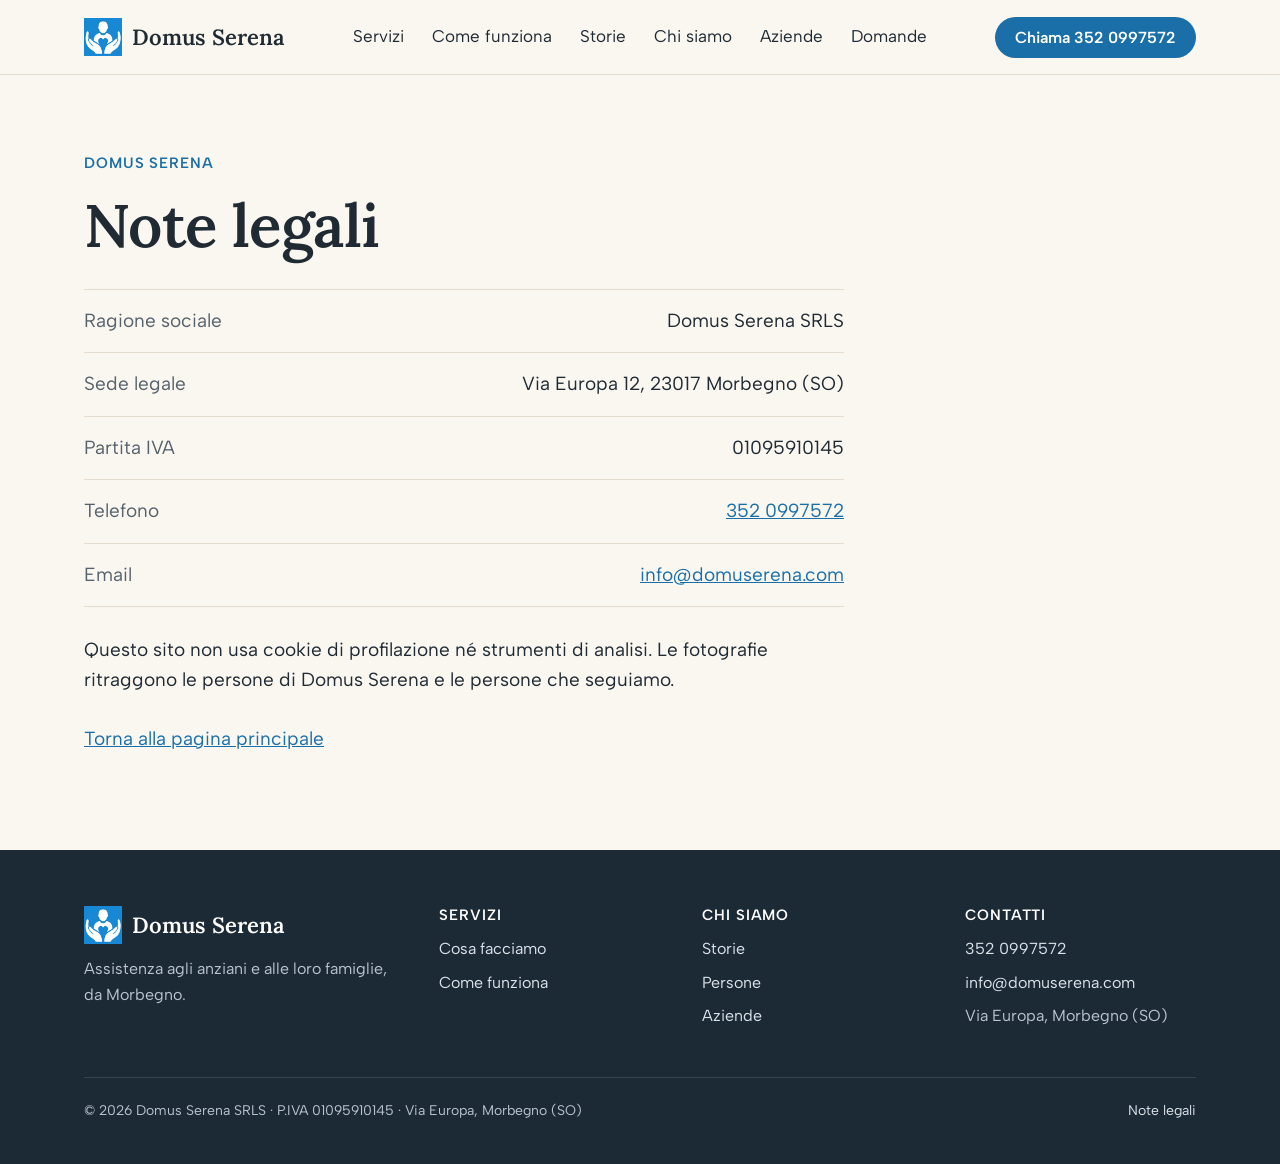
<file: note-legali.html>
<!doctype html>
<html lang="it">
<head>
<meta charset="utf-8">
<meta name="viewport" content="width=device-width, initial-scale=1, viewport-fit=cover">
<title>Note legali: Domus Serena SRLS, Morbegno</title>
<meta name="description" content="Note legali di Domus Serena SRLS, Morbegno (SO).">
<meta property="og:type" content="website">
<meta property="og:title" content="Domus Serena: assistenza agli anziani a Sondrio, Lecco e Como">
<meta property="og:description" content="Visite, ricette, pratiche e bollette gestite da un solo referente, con un report mensile alla famiglia.">
<meta property="og:image" content="https://www.domuserena.com/share.jpg">
<meta property="og:locale" content="it_IT">
<meta name="twitter:card" content="summary_large_image">
<link rel="icon" href="favicon.ico" sizes="any">
<link rel="icon" href="assets/img/logo-mark-192.png" type="image/png">
<link rel="apple-touch-icon" href="apple-touch-icon.png">
<meta name="theme-color" content="#faf6f0">
<link rel="canonical" href="https://www.domuserena.com/note-legali.html">
<link rel="preconnect" href="https://fonts.googleapis.com">
<link rel="preconnect" href="https://fonts.gstatic.com" crossorigin>
<link href="https://fonts.googleapis.com/css2?family=Lora:wght@500;600&display=swap" rel="stylesheet">
<link rel="stylesheet" href="assets/fonts.css">
<style>
:root{
  --bg:#faf6f0; --card:#ffffff; --sand:#f1e9dd; --ink:#1f2a33; --muted:#55616b;
  --blue:#1a6fa8; --blue-dark:#12507a; --line:#e4dccf; --night:#1c2a36;
  --serif:"Lora",Georgia,serif; --sans:"Albert Sans",system-ui,sans-serif;
  --r:18px; --w:1160px;
}
*{box-sizing:border-box}
html{scroll-behavior:smooth;scroll-padding-top:84px}
body{margin:0;background:var(--bg);color:var(--ink);font:19px/1.6 var(--sans);-webkit-font-smoothing:antialiased}
img{max-width:100%;height:auto;display:block}
a{color:var(--blue)}
.wrap{max-width:var(--w);margin:0 auto;padding:0 24px}
h1,h2,h3{font-family:var(--serif);font-weight:600;line-height:1.2;margin:0;color:var(--ink)}
h1{font-size:clamp(38px,5.2vw,60px);letter-spacing:-.01em}
h2{font-size:clamp(30px,3.6vw,44px)}
h3{font-size:22px}
p{margin:0}
.lead{font-size:clamp(19px,1.6vw,21px);color:var(--muted);max-width:640px}
section{padding:88px 0}
.kicker{display:inline-block;font-weight:600;font-size:15px;letter-spacing:.06em;text-transform:uppercase;color:var(--blue);margin-bottom:14px}
.btn{display:inline-flex;align-items:center;gap:10px;font:600 18px var(--sans);text-decoration:none;padding:15px 26px;border-radius:999px;transition:background .2s,transform .2s}
.btn-main{background:var(--blue);color:#fff}
.btn-main:hover{background:var(--blue-dark);transform:translateY(-1px)}
.btn-soft{background:transparent;color:var(--ink);border:2px solid var(--line)}
.btn-soft:hover{border-color:var(--blue);color:var(--blue)}
.btn svg{width:20px;height:20px}

header{position:sticky;top:0;z-index:20;background:rgba(250,246,240,.94);backdrop-filter:blur(8px);border-bottom:1px solid var(--line)}
.bar{display:flex;align-items:center;justify-content:space-between;height:74px}
.brand{display:flex;align-items:center;gap:10px;text-decoration:none;color:var(--ink);font:600 22px var(--serif)}
.brand img{width:38px;height:38px}
nav{display:flex;gap:28px}
nav a{color:var(--ink);text-decoration:none;font-size:17px}
nav a:hover{color:var(--blue)}
.bar .btn{padding:11px 20px;font-size:16px}

.hero{padding:56px 0 72px}
.hero-grid{display:grid;grid-template-columns:1.05fr 1fr;gap:56px;align-items:center}
.hero h1{margin-bottom:22px}
.hero .lead{margin-bottom:32px}
.hero-actions{display:flex;gap:14px;flex-wrap:wrap}
.hero-note{margin-top:26px;display:flex;gap:22px;flex-wrap:wrap;font-size:16px;color:var(--muted)}
.hero-note span{display:flex;align-items:center;gap:8px}
.hero-note span::before{content:"";width:9px;height:9px;border-radius:50%;background:#3d9a6a}
.hero-photo{position:relative}
.hero-photo img{border-radius:24px;aspect-ratio:4/3.3;height:auto;object-fit:cover;object-position:20% center;width:100%}
.badge{position:absolute;left:-24px;bottom:28px;background:var(--card);border-radius:16px;padding:16px 20px;box-shadow:0 12px 30px rgba(31,42,51,.14);font-size:16px}
.badge b{display:block;font-size:18px}

.services{background:var(--card)}
.head{display:flex;justify-content:space-between;align-items:end;gap:40px;margin-bottom:44px;flex-wrap:wrap}
.cards{display:grid;grid-template-columns:repeat(3,1fr);gap:20px}
.card{background:var(--bg);border-radius:var(--r);padding:28px;border:1px solid var(--line)}
.card .ico{width:50px;height:50px;border-radius:14px;background:#e3eef7;display:grid;place-items:center;margin-bottom:18px}
.card .ico svg{width:26px;height:26px;stroke:var(--blue)}
.card h3{margin-bottom:8px}
.card p{color:var(--muted);font-size:17px}
.tag{display:inline-block;margin-top:14px;font-size:14px;font-weight:600;padding:4px 12px;border-radius:999px;background:#e5f2ea;color:#2c7a52}
.tag.alt{background:var(--sand);color:#7a5b2e}
.card.photo{padding:0;overflow:hidden;border:0}
.card.photo img{width:100%;height:100%;object-fit:cover;min-height:240px}

.steps{display:grid;grid-template-columns:repeat(4,1fr);gap:20px;counter-reset:s}
.step{background:var(--card);border-radius:var(--r);overflow:hidden;border:1px solid var(--line)}
.step img{aspect-ratio:4/3;object-fit:cover;width:100%}
.step div{padding:22px 22px 26px}
.step div::before{counter-increment:s;content:counter(s);display:inline-grid;place-items:center;width:34px;height:34px;border-radius:50%;background:var(--blue);color:#fff;font-weight:700;font-size:16px;margin-bottom:12px}
.step h3{font-size:20px;margin-bottom:6px}
.step p{font-size:16.5px;color:var(--muted)}

.stories{background:var(--night);color:#eef2f5}
.stories h2{color:#fff}
.stories .lead{color:#b9c4cd}
.quotes{display:grid;grid-template-columns:repeat(3,1fr);gap:24px;margin-top:44px}
.quote{margin:0}
.quote img{border-radius:var(--r);aspect-ratio:4/3;object-fit:cover;width:100%;margin-bottom:20px}
.quote blockquote{margin:0 0 10px;font:500 21px/1.45 var(--serif);color:#fff}
.quote p{font-size:16px;color:#b9c4cd}

.team{display:grid;grid-template-columns:repeat(6,1fr);gap:20px;margin-top:44px}
.person img{border-radius:var(--r);aspect-ratio:4/5;object-fit:cover;width:100%;margin-bottom:12px}
.person h3{font:600 18px var(--sans)}
.person p{font-size:15.5px;color:var(--muted);line-height:1.5}

.biz{background:var(--sand)}
.biz-grid{display:grid;grid-template-columns:1fr 1fr;gap:56px;align-items:center}
.biz-grid > img{border-radius:24px;aspect-ratio:16/10;object-fit:cover;width:100%}
.big{font:600 64px/1 var(--serif);color:var(--blue);margin:26px 0 6px}
.points{display:grid;grid-template-columns:1fr 1fr;gap:20px;margin-top:28px}
.points h3{font:600 18px var(--sans);margin-bottom:4px}
.points p{font-size:16.5px;color:var(--muted)}
.partners{display:flex;align-items:center;gap:28px;margin-top:28px}
.partners img{height:42px;width:auto}

.faq-grid{display:grid;grid-template-columns:.8fr 1.2fr;gap:56px}
.faq-grid > div:first-child img{border-radius:24px;margin-top:32px;aspect-ratio:4/3;object-fit:cover;width:100%}
details{border-bottom:1px solid var(--line);padding:22px 0}
details:first-of-type{border-top:1px solid var(--line)}
summary{cursor:pointer;list-style:none;font:600 20px var(--sans);display:flex;justify-content:space-between;gap:20px}
summary::-webkit-details-marker{display:none}
summary::after{content:"+";font-size:28px;line-height:1;color:var(--blue);transition:transform .2s}
details[open] summary::after{transform:rotate(45deg)}
details p{margin-top:12px;color:var(--muted);font-size:18px}

.cta{padding:0 0 88px}
.cta-box{background:var(--blue);color:#fff;border-radius:28px;padding:56px;display:grid;grid-template-columns:1.2fr 1fr;gap:40px;align-items:center;overflow:hidden}
.cta-box h2{color:#fff;margin-bottom:14px}
.cta-box p{font-size:20px;color:#dceaf5;margin-bottom:28px}
.cta-box .btn-main{background:#fff;color:var(--blue)}
.cta-box .btn-main:hover{background:#eef5fb}
.cta-box img{border-radius:20px;aspect-ratio:4/3;object-fit:cover;width:100%}
.mail{display:block;margin-top:16px;color:#fff;font-size:17px}

footer{background:var(--night);color:#b9c4cd;padding:56px 0 34px;font-size:16px}
.foot{display:grid;grid-template-columns:1.4fr 1fr 1fr 1fr;gap:32px}
footer .brand{color:#fff;margin-bottom:12px}
footer h4{color:#fff;font:600 15px var(--sans);text-transform:uppercase;letter-spacing:.06em;margin:0 0 12px}
footer a{color:#dbe3ea;text-decoration:none;display:block;margin-bottom:8px}
footer a:hover{color:#fff}
.legal{border-top:1px solid #33424f;margin-top:40px;padding-top:22px;display:flex;justify-content:space-between;flex-wrap:wrap;gap:12px;font-size:14px}
.legal a{display:inline}

.callbar{display:none}

.rv{opacity:0;transform:translateY(18px);transition:opacity .7s ease,transform .7s ease}
.rv.in{opacity:1;transform:none}
@media (prefers-reduced-motion:reduce){.rv{opacity:1;transform:none;transition:none}html{scroll-behavior:auto}}

@media (max-width:1000px){
  .cards{grid-template-columns:1fr 1fr}
  .steps{grid-template-columns:1fr 1fr}
  .team{grid-template-columns:repeat(3,1fr)}
}
@media (max-width:820px){
  body{font-size:18px}
  section{padding:64px 0}
  nav,.bar .btn{display:none}
  .hero{padding:28px 0 56px}
  .hero-grid,.biz-grid,.faq-grid,.cta-box{grid-template-columns:1fr;gap:32px}
  .hero-photo{order:-1}
  .badge{left:12px;bottom:12px;padding:8px 12px;font-size:13px}
  .badge b{font-size:15px}
  .quotes{grid-template-columns:1fr;gap:40px}
  .cta-box{padding:34px 24px}
  .foot{grid-template-columns:1fr 1fr}
  .callbar{display:flex;opacity:0;pointer-events:none;transition:opacity .3s;position:fixed;left:12px;right:12px;bottom:12px;z-index:30;justify-content:center;box-shadow:0 10px 24px rgba(18,80,122,.35)}
  .callbar.show{opacity:1;pointer-events:auto}
  footer{padding-bottom:96px}
}
@media (max-width:560px){
  .wrap{padding:0 16px}
  .cards,.steps,.points{grid-template-columns:1fr}
  .team{grid-template-columns:1fr 1fr}
  .hero-actions{flex-direction:column}
  .hero-note{gap:8px 18px}
  .hero-actions .btn{justify-content:center;white-space:nowrap}
  .hero-photo img{aspect-ratio:4/3.2}
  .big{font-size:52px}
  .foot{grid-template-columns:1fr}
}
</style>
<style>.simple{padding:72px 0 96px;min-height:55vh}.simple h1{margin-bottom:28px}.rows{max-width:760px;border-top:1px solid var(--line)}.rows div{display:flex;justify-content:space-between;gap:20px;padding:16px 0;border-bottom:1px solid var(--line)}.rows span:first-child{color:var(--muted)}.simple p{max-width:62ch;margin-top:28px}</style>
</head>
<body id="top">

<header>
  <div class="wrap bar">
    <a class="brand" href="index.html"><img src="assets/img/logo-mark.png" alt="">Domus Serena</a>
    <nav aria-label="Menu">
      <a href="index.html#servizi">Servizi</a>
      <a href="index.html#come-funziona">Come funziona</a>
      <a href="index.html#storie">Storie</a>
      <a href="index.html#persone">Chi siamo</a>
      <a href="index.html#aziende">Aziende</a>
      <a href="index.html#domande">Domande</a>
    </nav>
    <a class="btn btn-main" href="tel:+393520997572">Chiama 352 0997572</a>
  </div>
</header>

<main><section class="simple"><div class="wrap"><span class="kicker">Domus Serena</span><h1>Note legali</h1>
<div class="rows"><div><span>Ragione sociale</span><span>Domus Serena SRLS</span></div><div><span>Sede legale</span><span>Via Europa 12, 23017 Morbegno (SO)</span></div><div><span>Partita IVA</span><span>01095910145</span></div><div><span>Telefono</span><span><a href="tel:+393520997572">352 0997572</a></span></div><div><span>Email</span><span><a href="mailto:info@domuserena.com">info@domuserena.com</a></span></div></div>
<p>Questo sito non usa cookie di profilazione né strumenti di analisi. Le fotografie ritraggono le persone di Domus Serena e le persone che seguiamo.</p>
<p><a href="index.html">Torna alla pagina principale</a></p></div></section></main>

<footer>
  <div class="wrap">
    <div class="foot">
      <div><a class="brand" href="index.html"><img src="assets/img/logo-mark.png" alt="">Domus Serena</a><p>Assistenza agli anziani e alle loro famiglie, da Morbegno.</p></div>
      <div><h4>Servizi</h4><a href="index.html#servizi">Cosa facciamo</a><a href="index.html#come-funziona">Come funziona</a></div>
      <div><h4>Chi siamo</h4><a href="index.html#storie">Storie</a><a href="index.html#persone">Persone</a><a href="index.html#aziende">Aziende</a></div>
      <div><h4>Contatti</h4><a href="tel:+393520997572">352 0997572</a><a href="mailto:info@domuserena.com">info@domuserena.com</a><span>Via Europa, Morbegno (SO)</span></div>
    </div>
    <div class="legal"><span>© 2026 Domus Serena SRLS · P.IVA 01095910145 · Via Europa, Morbegno (SO)</span><a href="note-legali.html">Note legali</a></div>
  </div>
</footer>

<a class="btn btn-main callbar" href="tel:+393520997572">Chiama 352 0997572</a>

<script>
(function(){var c=document.querySelector('.callbar');function f(){c.classList.toggle('show',scrollY>560)}addEventListener('scroll',f,{passive:true});f()})();
(function(){
  var els=document.querySelectorAll('.rv');
  if(!('IntersectionObserver' in window)){els.forEach(function(e){e.classList.add('in')});return}
  var io=new IntersectionObserver(function(es){es.forEach(function(e){if(e.isIntersecting){e.target.classList.add('in');io.unobserve(e.target)}})},{rootMargin:'0px 0px -8% 0px'});
  els.forEach(function(e){io.observe(e)});
  setTimeout(function(){els.forEach(function(e){e.classList.add('in')})},4000);
})();
</script>
</body>
</html>
</file>
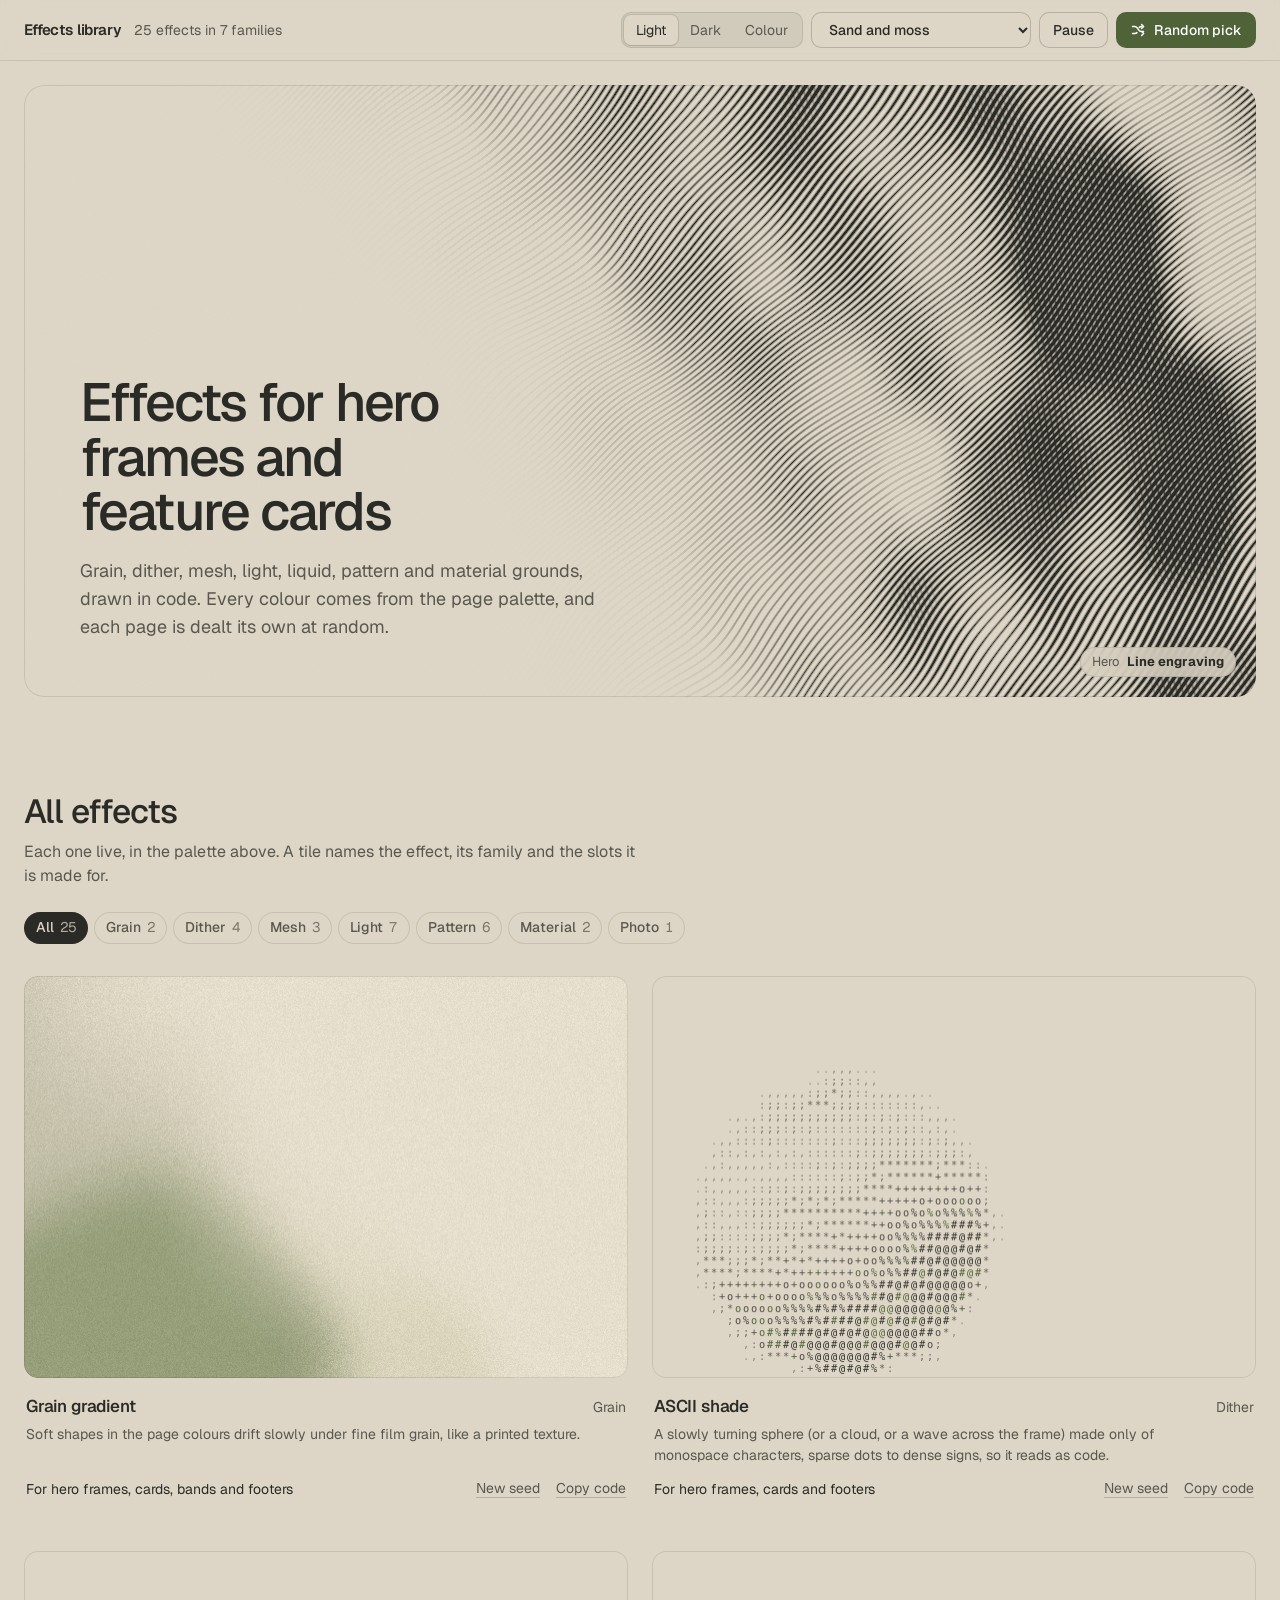
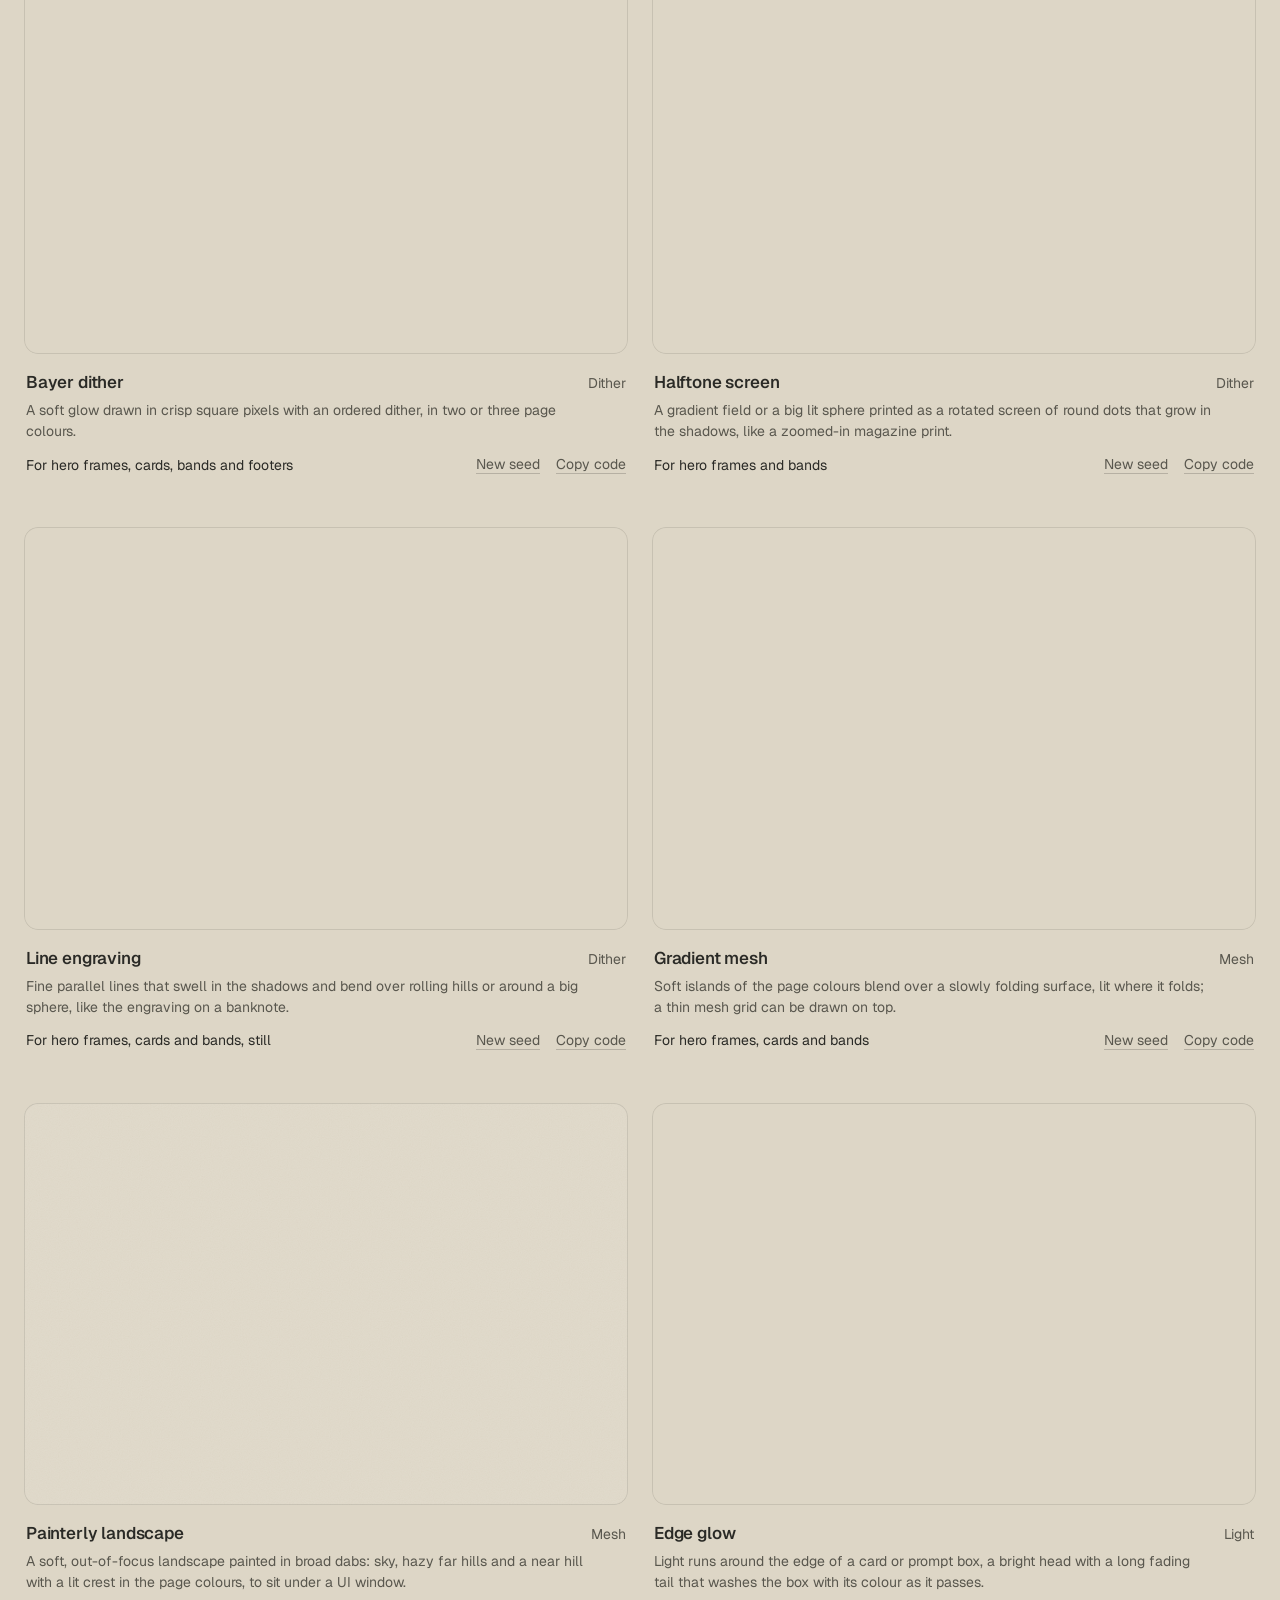
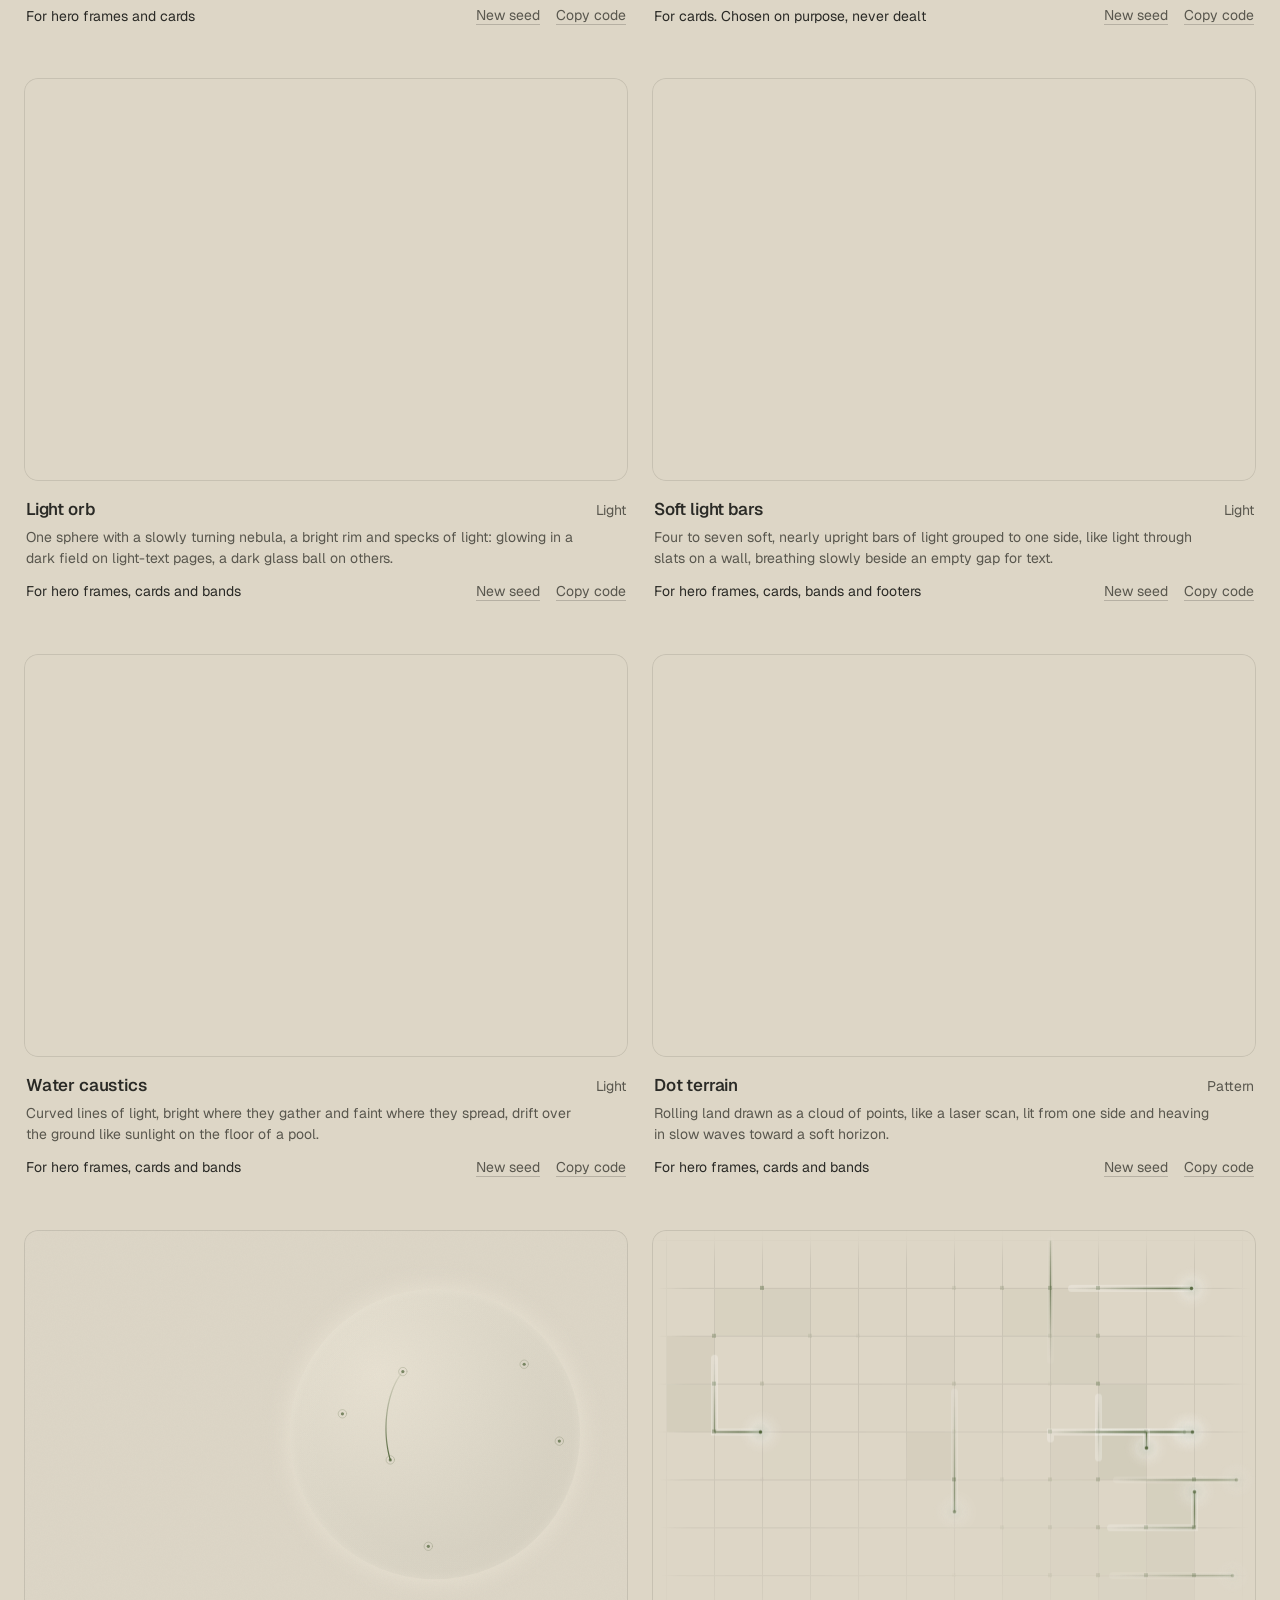
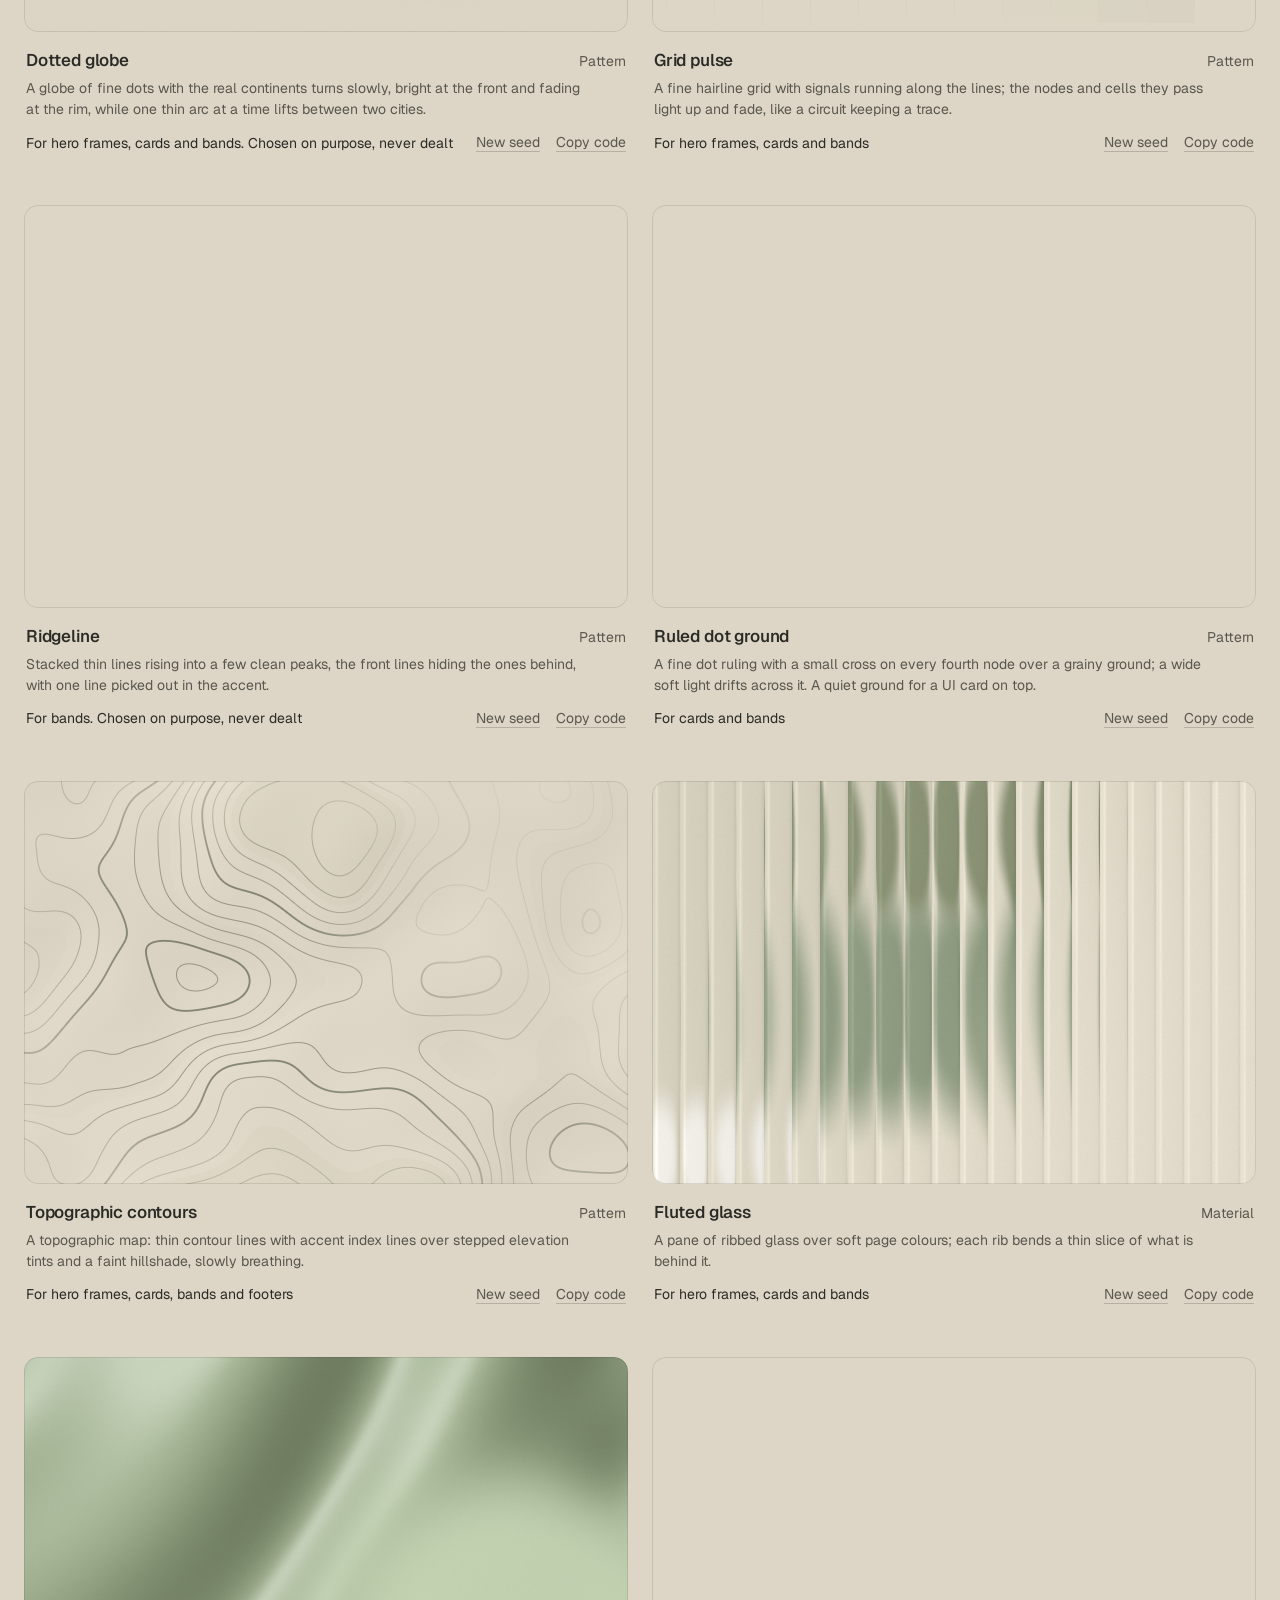
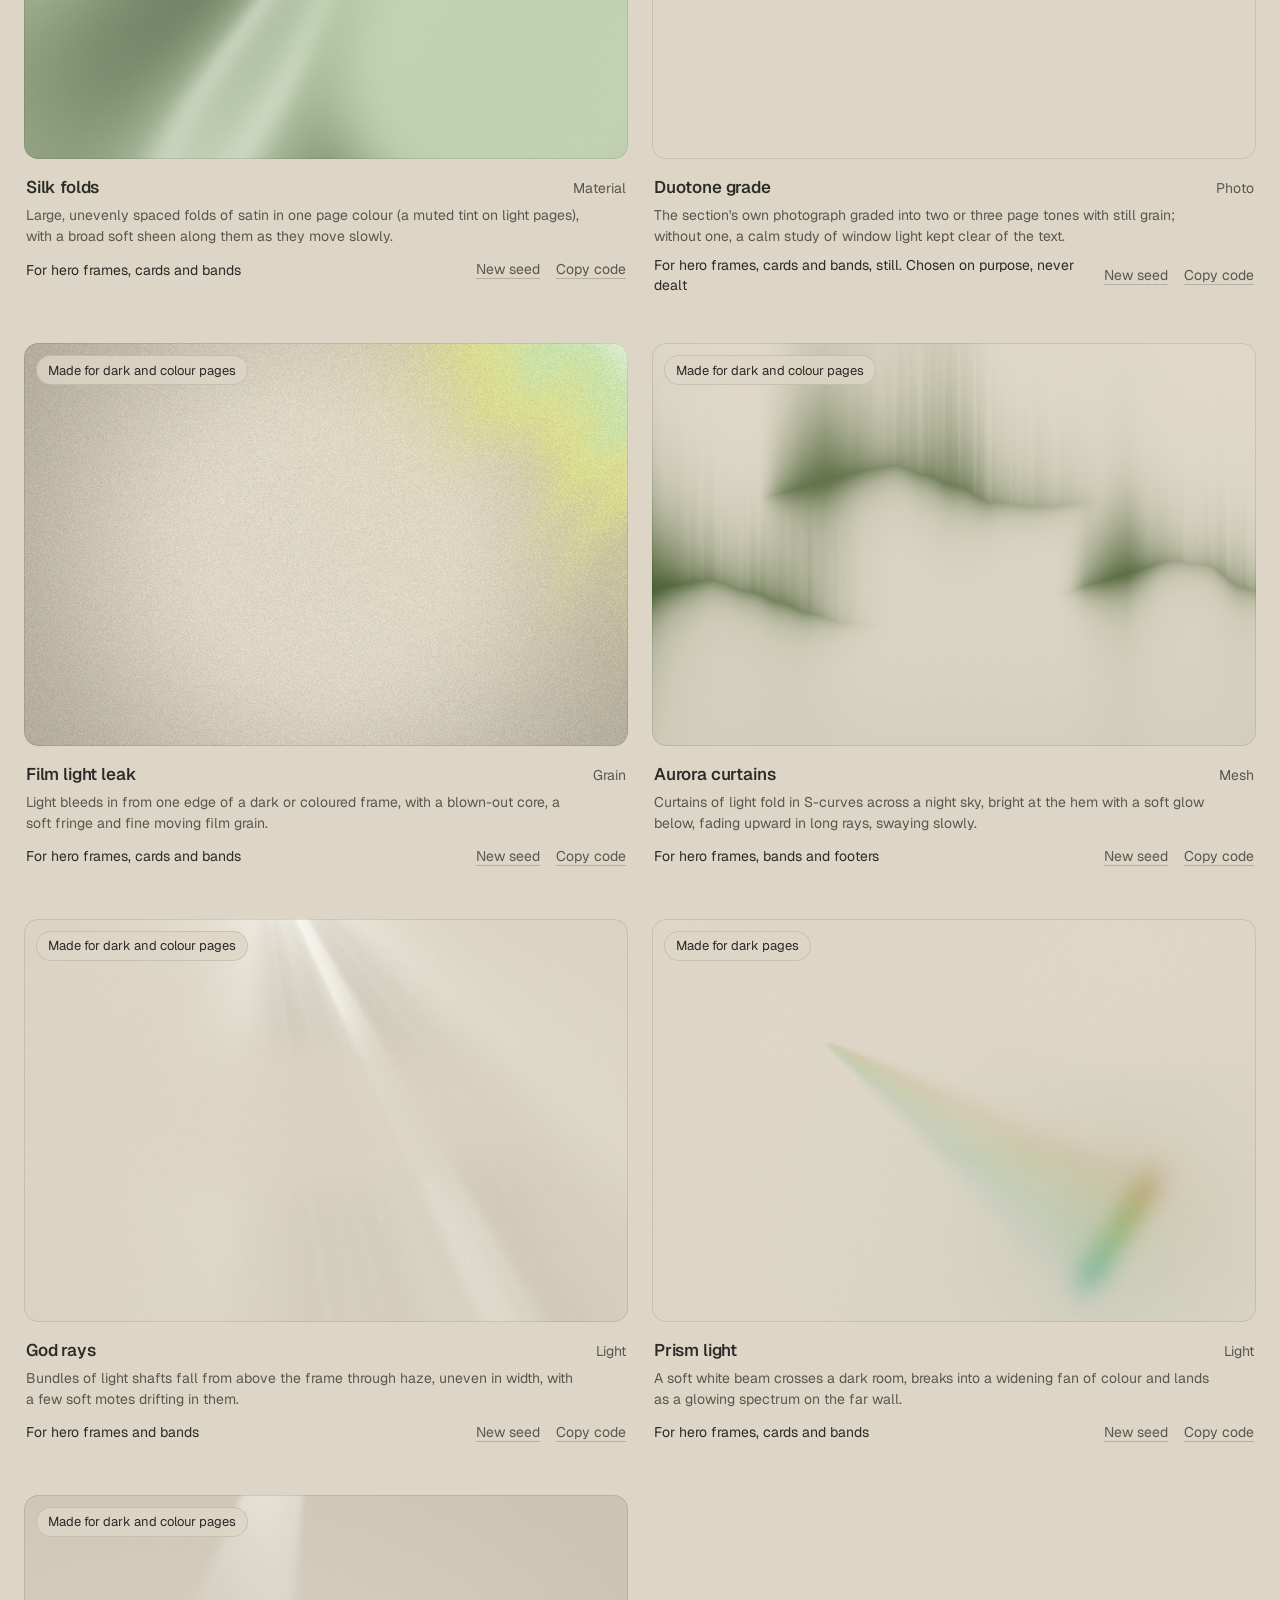
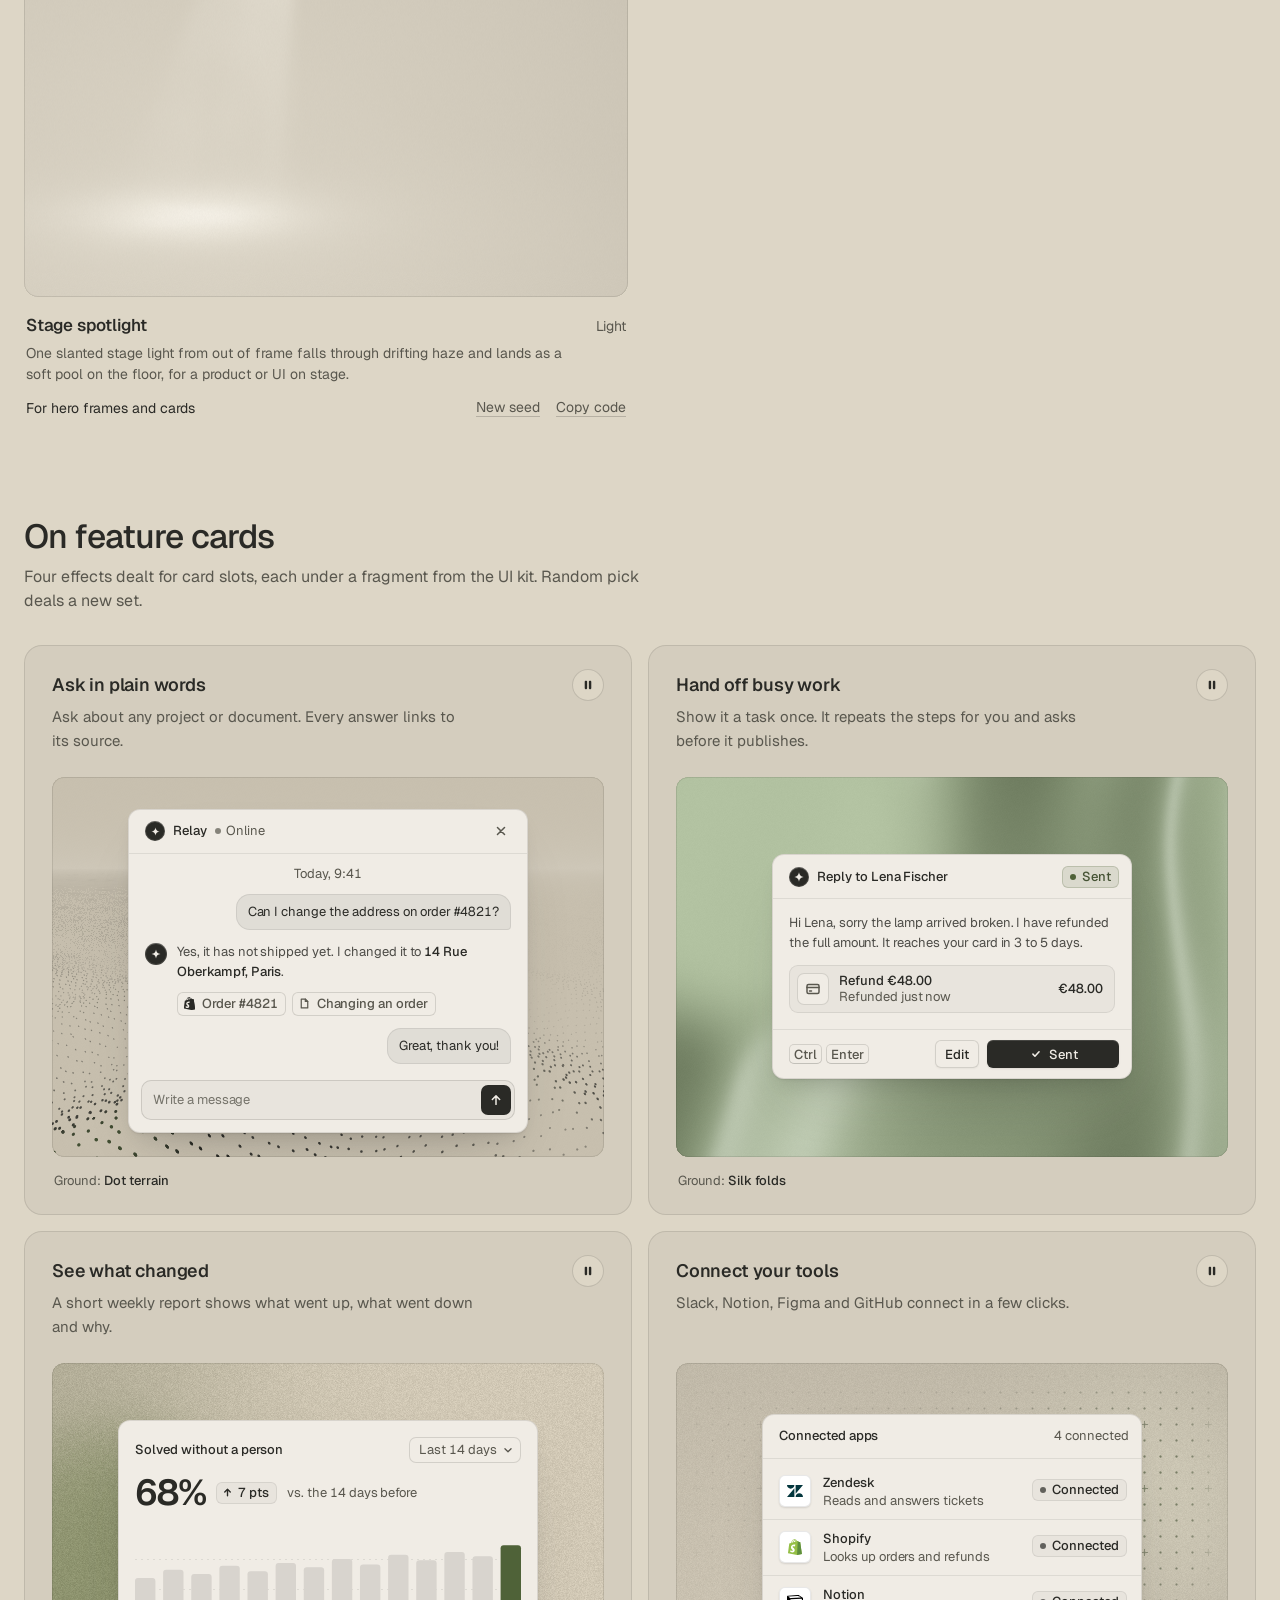
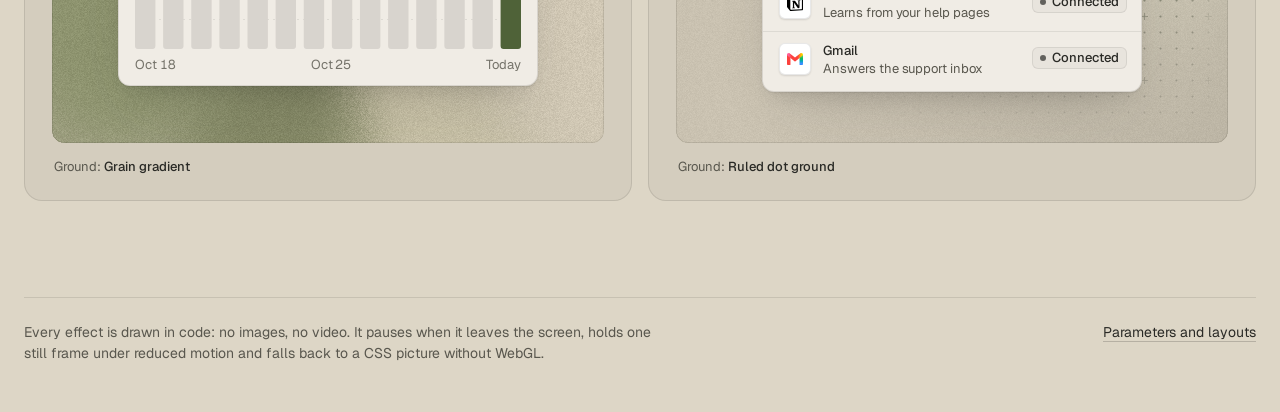
<file: assets/effects/gallery.html>
<!doctype html>
<html lang="en">
<head>
<script>window.__tpGlMax = 16;   /* a gallery shows many live effects at once; a page of a site keeps the default 4 (fx.js) */</script>
<meta charset="utf-8">
<meta name="viewport" content="width=device-width, initial-scale=1">
<title>Effects library</title>
<meta name="description" content="Effects drawn in code for hero frames, feature cards and bands, in the page palette.">
<link rel="icon" href="data:,">
<link rel="preconnect" href="https://fonts.googleapis.com">
<link rel="preconnect" href="https://fonts.gstatic.com" crossorigin>
<link href="https://fonts.googleapis.com/css2?family=Geist:wght@100..900&family=Geist+Mono:wght@100..900&display=swap" rel="stylesheet">
<style>
  /* the page palette; the script sets these from the palette switcher */
  :root {
    --bg: #ddd6c6; --surface: #d2cab8; --ink: #2a2a26; --muted: #59574e; --accent: #4f6238; --accent-ink: #ffffff;
    --card: #d2cab8; --panel: #cbc3b1; --win: #eeebe3; --win-surface: #e4e0d6;
    color-scheme: light;
  }
  @media (prefers-color-scheme: dark) {
    :root:not([data-theme="light"]) {
      --bg: #0a0d14; --surface: #131824; --ink: #e9edf3; --muted: #8891a1; --accent: #5ab9fc; --accent-ink: #0a0d14;
      --card: #131824; --panel: #0a0d14; --win: #1d2230; --win-surface: #262c3b;
      color-scheme: dark;
    }
  }
  :root[data-theme="dark"] {
    --bg: #0a0d14; --surface: #131824; --ink: #e9edf3; --muted: #8891a1; --accent: #5ab9fc; --accent-ink: #0a0d14;
    --card: #131824; --panel: #0a0d14; --win: #1d2230; --win-surface: #262c3b;
    color-scheme: dark;
  }
  :root {
    --line: color-mix(in oklab, var(--ink) 12%, transparent);
    --line-2: color-mix(in oklab, var(--ink) 22%, transparent);
    --chip: color-mix(in oklab, var(--ink) 6%, var(--bg));
    --font: "Geist", ui-sans-serif, system-ui, -apple-system, "Segoe UI", Roboto, "Helvetica Neue", Arial, sans-serif;
    --mono: "Geist Mono", ui-monospace, "SFMono-Regular", Consolas, monospace;
    --wrap: 1320px;
    --gut: 24px;
  }
  * { box-sizing: border-box; }
  html { -webkit-text-size-adjust: 100%; scroll-behavior: smooth; }
  @media (prefers-reduced-motion: reduce) { html { scroll-behavior: auto; } }
  body {
    margin: 0; background: var(--bg); color: var(--ink);
    font: 15px/1.5 var(--font); -webkit-font-smoothing: antialiased; font-feature-settings: "ss01" 0;
    overflow-x: hidden;
  }
  button, select { font: inherit; color: inherit; }
  :focus-visible { outline: 2px solid var(--accent); outline-offset: 2px; }
  .wrap { max-width: calc(var(--wrap) + 2 * var(--gut)); margin: 0 auto; padding: 0 var(--gut); }

  /* top bar */
  .top { position: sticky; top: 0; z-index: 50; background: color-mix(in oklab, var(--bg) 86%, transparent);
    backdrop-filter: blur(16px) saturate(1.2); -webkit-backdrop-filter: blur(16px) saturate(1.2); border-bottom: 1px solid var(--line); }
  .top-in { display: flex; align-items: center; gap: 12px 8px; padding-top: 12px; padding-bottom: 12px; }
  .top-in .controls { margin-left: auto; }
  .brand { display: flex; align-items: baseline; gap: 12px; min-width: 0; }
  .brand b { font-size: 15px; font-weight: 600; letter-spacing: -0.01em; white-space: nowrap; }
  .brand span { color: var(--muted); font-size: 14px; white-space: nowrap; }
  .controls { display: flex; align-items: center; gap: 8px; flex-wrap: wrap; }
  .seg { display: inline-flex; padding: 3px; border-radius: 10px; background: var(--chip); box-shadow: inset 0 0 0 1px var(--line); }
  .seg button { height: 30px; border: 0; background: transparent; padding: 0 12px; border-radius: 7px; cursor: pointer; color: var(--muted); font-size: 14px; }
  .seg button[aria-pressed="true"] { background: var(--bg); color: var(--ink); box-shadow: 0 0 0 1px var(--line), 0 1px 2px rgb(0 0 0 / 0.08); }
  .btn, .select {
    height: 36px; padding: 0 14px; border-radius: 10px; border: 0; background: var(--bg); color: var(--ink);
    box-shadow: inset 0 0 0 1px var(--line-2); cursor: pointer; display: inline-flex; align-items: center; gap: 8px;
    font-size: 14px; font-weight: 500; white-space: nowrap;
  }
  .btn:hover, .select:hover { box-shadow: inset 0 0 0 1px color-mix(in oklab, var(--ink) 38%, transparent); }
  .btn--primary { background: var(--accent); color: var(--accent-ink); box-shadow: none; }
  .btn--primary:hover { box-shadow: none; background: color-mix(in oklab, var(--accent) 88%, var(--ink)); }
  .btn svg { width: 16px; height: 16px; flex: none; }
  .select { max-width: 220px; padding-right: 10px; }

  /* hero: a dealt hero effect with text in its calm area */
  .hero { position: relative; margin-top: 24px; height: clamp(480px, 68vh, 660px); border-radius: 20px; overflow: hidden;
    display: flex; flex-direction: column; justify-content: flex-end; }
  .hero::after, .stage::after, .panel::after { content: ""; position: absolute; inset: 0; border-radius: inherit; box-shadow: inset 0 0 0 1px var(--line); pointer-events: none; z-index: 2; }
  .hero-copy { position: relative; z-index: 1; padding: 56px; max-width: 760px; }
  .hero h1 { max-width: 9.5em; margin: 0 0 18px; font-size: clamp(38px, 3.4vw + 10px, 62px); line-height: 1.02; letter-spacing: -0.035em; font-weight: 520; text-wrap: balance; }
  .hero p { margin: 0; max-width: 44ch; font-size: 18px; line-height: 28px; color: var(--muted); text-wrap: pretty; }
  .hero-tag { position: absolute; right: 20px; bottom: 20px; z-index: 3; }
  .tag { display: inline-flex; align-items: center; gap: 8px; height: 30px; padding: 0 12px; border-radius: 999px; font-size: 13px;
    background: color-mix(in oklab, var(--bg) 82%, transparent); color: var(--ink); box-shadow: inset 0 0 0 1px var(--line);
    backdrop-filter: blur(10px); -webkit-backdrop-filter: blur(10px); white-space: nowrap; }
  .tag span { color: var(--muted); }

  /* sections */
  section { padding-top: 96px; }
  .sec-head { display: flex; align-items: flex-end; justify-content: space-between; gap: 24px 48px; flex-wrap: wrap; margin-bottom: 32px; }
  .sec-head h2 { margin: 0 0 10px; font-size: clamp(28px, 1.2vw + 18px, 36px); line-height: 1.1; letter-spacing: -0.025em; font-weight: 520; }
  .sec-head p { margin: 0; color: var(--muted); max-width: 56ch; font-size: 16px; line-height: 24px; text-wrap: pretty; }
  .filters { display: flex; flex-wrap: wrap; gap: 6px; }
  .filters button { height: 32px; padding: 0 12px; border-radius: 999px; border: 0; cursor: pointer; font-size: 14px; color: var(--muted);
    background: transparent; box-shadow: inset 0 0 0 1px var(--line); }
  .filters button b { font-weight: 500; }
  .filters button span { margin-left: 6px; font-variant-numeric: tabular-nums; opacity: 0.75; }
  .filters button[aria-pressed="true"] { background: var(--ink); color: var(--bg); box-shadow: none; }

  /* the grid of every effect: one size of tile, labels under the picture */
  .grid { display: grid; grid-template-columns: repeat(2, minmax(0, 1fr)); gap: 48px 24px; }
  .tile { min-width: 0; display: flex; flex-direction: column; }
  .tile[hidden] { display: none; }
  .stage { position: relative; aspect-ratio: 3 / 2; border-radius: 14px; overflow: hidden; background: var(--bg); }
  .badge { position: absolute; top: 12px; left: 12px; z-index: 3; }
  .info { padding: 16px 2px 0; display: grid; gap: 6px; }
  .info-top { display: flex; align-items: baseline; justify-content: space-between; gap: 16px; }
  .info h3 { margin: 0; font-size: 17px; line-height: 24px; font-weight: 560; letter-spacing: -0.01em; }
  .fam { flex: none; font-size: 14px; color: var(--muted); }
  .look { margin: 0; color: var(--muted); font-size: 14px; line-height: 21px; max-width: 62ch; min-height: 42px;
    display: -webkit-box; -webkit-line-clamp: 2; -webkit-box-orient: vertical; overflow: hidden; }
  .info-foot { display: flex; align-items: center; justify-content: space-between; gap: 16px; margin-top: 2px; }
  .for { margin: 0; font-size: 14px; line-height: 20px; }
  .links { flex: none; display: flex; gap: 16px; }
  .links button { border: 0; background: none; padding: 4px 0; cursor: pointer; font-size: 14px; color: var(--muted);
    text-decoration: underline; text-decoration-color: var(--line-2); text-underline-offset: 4px; }
  .links button:hover { color: var(--ink); text-decoration-color: currentColor; }

  /* feature cards: an effect ground in the inset panel and a UI fragment on top */
  .cards { display: grid; grid-template-columns: repeat(2, minmax(0, 1fr)); gap: 16px; }
  .card { background: var(--card); border-radius: 18px; padding: 28px 28px 24px; box-shadow: inset 0 0 0 1px var(--line); display: flex; flex-direction: column; min-width: 0; }
  .card h3 { margin: 0 0 8px; font-size: 18px; line-height: 24px; font-weight: 560; letter-spacing: -0.01em; }
  .card > p:not(.ground) { margin: 0; color: var(--muted); font-size: 15px; line-height: 24px; max-width: 44ch; min-height: 48px; text-wrap: pretty; }
  .panel { position: relative; margin-top: 24px; height: 380px; border-radius: 12px; overflow: hidden; display: grid; place-items: center; padding: 32px; }
  .panel--bleed { place-items: end center; padding-bottom: 0; }
  .panel--bleed > .slot { margin-bottom: -48px; }
  .slot { position: relative; z-index: 1; max-width: 100%;
    --ui-font: var(--font); --ui-mono: var(--mono); --ui-radius: 12px;
    --fx-bg: var(--win); --fx-surface: var(--win-surface); --fx-ink: var(--ink); --fx-muted: var(--muted);
    --fx-accent: var(--accent); --fx-accent-ink: var(--accent-ink); }
  .ground { margin: 14px 2px 0; font-size: 13px; line-height: 20px; color: var(--muted); }
  .ground b { font-weight: 500; color: var(--ink); }

  .foot { padding-top: 96px; padding-bottom: 48px; }
  .foot-in > div { border-top: 1px solid var(--line); padding-top: 24px; display: flex; justify-content: space-between; gap: 16px 48px; flex-wrap: wrap; color: var(--muted); font-size: 14px; }
  .foot-in p { margin: 0; max-width: 72ch; }
  .foot a { color: var(--ink); text-underline-offset: 4px; text-decoration-color: var(--line-2); }
  .empty { padding: 64px 0; color: var(--muted); }

  .toast { position: fixed; left: 50%; bottom: 24px; z-index: 60; transform: translate(-50%, 16px); opacity: 0; pointer-events: none;
    max-width: calc(100vw - 32px); padding: 10px 16px; border-radius: 12px; background: var(--ink); color: var(--bg); font-size: 14px;
    transition: opacity .2s ease, transform .2s ease; }
  .toast.on { opacity: 1; transform: translate(-50%, 0); }

  @media (max-width: 1080px) {
    .hero-copy { padding: 40px; }
  }
  @media (max-width: 860px) {
    .grid, .cards { grid-template-columns: minmax(0, 1fr); }
    .grid { gap: 40px; }
  }
  @media (max-width: 720px) {
    :root { --gut: 16px; }
    .top { position: static; }
    .brand span, .select { display: none; }
    .top-in { display: grid; grid-template-columns: 1fr auto; grid-template-areas: "brand deal" "controls controls"; }
    .brand { grid-area: brand; }
    #deal { grid-area: deal; }
    .top-in .controls { grid-area: controls; margin-left: 0; flex-wrap: nowrap; }
    .seg { flex: 1; }
    .seg button { flex: 1; }
    .hero { margin-top: 16px; height: 560px; border-radius: 16px; }
    .hero-copy { padding: 28px 24px 72px; }
    .hero p { font-size: 16px; line-height: 24px; }
    .hero-tag { left: 24px; right: auto; bottom: 20px; }
    section { padding-top: 72px; }
    .card { padding: 20px; }
    .panel { height: 340px; padding: 20px 16px; }
    .info-foot { flex-wrap: wrap; }
  }
</style>
</head>
<body>
<header class="top">
  <div class="wrap top-in">
    <div class="brand"><b>Effects library</b><span id="count"></span></div>
    <div class="controls">
      <div class="seg" role="group" aria-label="Palette kind">
        <button type="button" data-kind="light">Light</button>
        <button type="button" data-kind="dark">Dark</button>
        <button type="button" data-kind="colour">Colour</button>
      </div>
      <select class="select" id="pal" aria-label="Palette"></select>
      <button type="button" class="btn" id="pause" aria-pressed="false">Pause</button>
    </div>
    <button type="button" class="btn btn--primary" id="deal">
        <svg viewBox="0 0 16 16" aria-hidden="true"><path d="M2.5 4.5h2.2c1.2 0 2 .6 2.7 1.6l1.2 1.8c.7 1 1.5 1.6 2.7 1.6h2.2M11.6 2.5l2 2-2 2M2.5 11.5h2.2c.9 0 1.6-.3 2.2-.9M11.6 9.5l2 2-2 2M9.3 5.4c.6-.6 1.3-.9 2.1-.9" fill="none" stroke="currentColor" stroke-width="1.5" stroke-linecap="round" stroke-linejoin="round"/></svg>
        Random pick
    </button>
  </div>
</header>

<main>
  <div class="wrap">
    <div class="hero" id="hero">
      <div class="hero-copy">
        <h1>Effects for hero frames and feature cards</h1>
        <p id="lede">Grain, dither, mesh, light, liquid, pattern and material grounds, drawn in code. Every colour comes from the page palette, and each page is dealt its own at random.</p>
      </div>
      <div class="hero-tag"><span class="tag" id="hero-tag"><span>Hero</span> <b></b></span></div>
    </div>
  </div>

  <section id="all">
    <div class="wrap">
      <div class="sec-head">
        <div>
          <h2>All effects</h2>
          <p>Each one live, in the palette above. A tile names the effect, its family and the slots it is made for.</p>
        </div>
        <div class="filters" id="filters" role="group" aria-label="Family"></div>
      </div>
      <div class="grid" id="grid"></div>
    </div>
  </section>

  <section id="cards">
    <div class="wrap">
      <div class="sec-head">
        <div>
          <h2>On feature cards</h2>
          <p>Four effects dealt for card slots, each under a fragment from the UI kit. Random pick deals a new set.</p>
        </div>
      </div>
      <div class="cards">
        <article class="card">
          <h3>Ask in plain words</h3>
          <p>Ask about any project or document. Every answer links to its source.</p>
          <div class="panel" data-card="0"><div class="slot" data-ui-load="chat"></div></div>
          <p class="ground">Ground: <b></b></p>
        </article>
        <article class="card">
          <h3>Hand off busy work</h3>
          <p>Show it a task once. It repeats the steps for you and asks before it publishes.</p>
          <div class="panel" data-card="1"><div class="slot" data-ui-load="cursor"></div></div>
          <p class="ground">Ground: <b></b></p>
        </article>
        <article class="card">
          <h3>See what changed</h3>
          <p>A short weekly report shows what went up, what went down and why.</p>
          <div class="panel" data-card="2"><div class="slot" data-ui-load="stat"></div></div>
          <p class="ground">Ground: <b></b></p>
        </article>
        <article class="card">
          <h3>Connect your tools</h3>
          <p>Slack, Notion, Figma and GitHub connect in a few clicks.</p>
          <div class="panel" data-card="3"><div class="slot" data-ui-load="integrations"></div></div>
          <p class="ground">Ground: <b></b></p>
        </article>
      </div>
    </div>
  </section>

  <footer class="foot">
    <div class="wrap foot-in"><div>
      <p>Every effect is drawn in code: no images, no video. It pauses when it leaves the screen, holds one still frame under reduced motion and falls back to a CSS picture without WebGL.</p>
      <p><a id="lab" href="lab.html">Parameters and layouts</a></p>
    </div></div>
  </footer>
</main>
<div class="toast" id="toast" role="status" aria-live="polite"></div>

<script id="paths" type="application/json">{"fx": "./", "ui": "../ui/"}</script>
<script id="palettes" type="application/json">[{"id":"white-link-blue","name":"Sheet and biro","bg":"#ffffff","surface":"#f4f4f4","ink":"#111111","muted":"#6b6b6b","accent":"#1a4be0","accentInk":"#ffffff"},{"id":"cool-white-slate","name":"Frost and slate","bg":"#f7f9fa","surface":"#ecf0f2","ink":"#1f3038","muted":"#5d6b72","accent":"#0d7480","accentInk":"#ffffff"},{"id":"rose-grey-green","name":"Rose grey, green","bg":"#ebe5e3","surface":"#e1dad7","ink":"#2b2622","muted":"#6a615d","accent":"#0f7d45","accentInk":"#ffffff"},{"id":"paper-grey-brass","name":"Newsprint and brass","bg":"#e8e8e3","surface":"#dcdcd6","ink":"#181715","muted":"#63625c","accent":"#bfb21a","accentInk":"#181715"},{"id":"stone-blueprint","name":"Stone and blueprint","bg":"#dfdedb","surface":"#d3d2ce","ink":"#26251e","muted":"#5f5d55","accent":"#2456d6","accentInk":"#ffffff"},{"id":"white-navy-tab","name":"Navy on white","bg":"#ffffff","surface":"#f4f4f2","ink":"#1f2b4d","muted":"#6a7186","accent":"#f7941d","accentInk":"#1f2b4d"},{"id":"three-stones","name":"Three stones","bg":"#eeecea","surface":"#e4e1dd","ink":"#333231","muted":"#6b6763","accent":"#5c6b54","accentInk":"#ffffff"},{"id":"putty-black-teal","name":"Putty and black","bg":"#dedad3","surface":"#d3cec6","ink":"#0a0a0a","muted":"#5c5852","accent":"#256f82","accentInk":"#ffffff"},{"id":"moss-sand","name":"Sand and moss","bg":"#ddd6c6","surface":"#d2cab8","ink":"#2a2a26","muted":"#59574e","accent":"#4f6238","accentInk":"#ffffff"},{"id":"green-mat-chocolate","name":"Bone, green, chocolate","bg":"#e5e1d8","surface":"#dad5ca","ink":"#2a1d17","muted":"#6b5b51","accent":"#456f3a","accentInk":"#ffffff"},{"id":"lunar-grey-bronze","name":"Lunar and bronze","bg":"#111111","surface":"#1c1c1c","ink":"#f2f2f2","muted":"#8f8f8f","accent":"#a08672","accentInk":"#111111"},{"id":"blue-black-cornflower","name":"Night and sky blue","bg":"#0a0d14","surface":"#131824","ink":"#e9edf3","muted":"#8891a1","accent":"#5ab9fc","accentInk":"#0a0d14"},{"id":"green-black-bone","name":"Green-black and bone","bg":"#161c1a","surface":"#1f2725","ink":"#e3e2da","muted":"#8e948d","accent":"#9fc7b8","accentInk":"#161c1a"},{"id":"black-crimson","name":"Black and crimson","bg":"#0a0a0a","surface":"#151515","ink":"#efefef","muted":"#8c8c8c","accent":"#b11226","accentInk":"#ffffff"},{"id":"forest-pale-lime","name":"Forest and lime","bg":"#0f1f10","surface":"#162a17","ink":"#ffffff","muted":"#9aa39a","accent":"#c6f19d","accentInk":"#0f1f10"},{"id":"charcoal-room-sage","name":"Charcoal and sage","bg":"#1c1c1c","surface":"#262626","ink":"#f1f1ef","muted":"#9a9b96","accent":"#8fa68e","accentInk":"#1c1c1c"},{"id":"warm-black-gold","name":"Warm black, gold","bg":"#0c0a08","surface":"#181512","ink":"#ffffff","muted":"#8f8a84","accent":"#c9a45a","accentInk":"#0c0a08"},{"id":"graphite-safety-orange","name":"Graphite and orange","bg":"#18191b","surface":"#222427","ink":"#eff0f1","muted":"#9c9ea3","accent":"#ff4a1f","accentInk":"#18191b"},{"id":"soot-pale-lime","name":"Soot and lime","bg":"#0f0f0f","surface":"#1a1a1a","ink":"#ffffff","muted":"#8f8f8f","accent":"#dafa9c","accentInk":"#0f0f0f"},{"id":"plum-black-pink","name":"Plum-black and pink","bg":"#0d060b","surface":"#1b0e17","ink":"#ffffff","muted":"#9a8f97","accent":"#ff488b","accentInk":"#0d060b"},{"id":"white-signal-red","name":"Signal red, white","bg":"#ffffff","surface":"#f2f2f2","ink":"#0a0a0a","muted":"#6b6b6b","accent":"#d92b21","accentInk":"#ffffff"},{"id":"white-mint-tiles","name":"Greys and mint","bg":"#ffffff","surface":"#f3f3f3","ink":"#232323","muted":"#6e6e6e","accent":"#a1ffcb","accentInk":"#232323"},{"id":"cool-grey-cobalt","name":"Cool grey, cobalt","bg":"#eef0f3","surface":"#e2e5ea","ink":"#0b0c0e","muted":"#5d6470","accent":"#1f2de6","accentInk":"#ffffff"},{"id":"offwhite-bottle-yellow","name":"Bottle ink, yellow","bg":"#f7f7f7","surface":"#ebebeb","ink":"#0d2a1c","muted":"#5f6b64","accent":"#f6e016","accentInk":"#0d2a1c"},{"id":"teal-on-paper","name":"Teal on paper","bg":"#f7f9f8","surface":"#ebf0ee","ink":"#06525c","muted":"#2f737d","accent":"#06525c","accentInk":"#f7f9f8"},{"id":"navy-pink","name":"Navy and pink","bg":"#1a2039","surface":"#212846","ink":"#f9a3c0","muted":"#b9879c","accent":"#f9a3c0","accentInk":"#1a2039"},{"id":"blush-aubergine","name":"Blush and aubergine","bg":"#edccbe","surface":"#e8c2b2","ink":"#351a2b","muted":"#6c4857","accent":"#351a2b","accentInk":"#edccbe"},{"id":"cobalt-on-sand","name":"Cobalt on sand","bg":"#e6dbc7","surface":"#ddd0b9","ink":"#062b8a","muted":"#3a5aa8","accent":"#062b8a","accentInk":"#e6dbc7"},{"id":"oxblood-grey","name":"Oxblood and grey","bg":"#e2e2e2","surface":"#d6d6d6","ink":"#7d0c14","muted":"#7a4a4e","accent":"#7d0c14","accentInk":"#e2e2e2"},{"id":"olive-on-bone","name":"Olive on bone","bg":"#ecebe7","surface":"#e1dfd9","ink":"#38450f","muted":"#5d683a","accent":"#38450f","accentInk":"#ecebe7"},{"id":"burgundy-bubblegum","name":"Burgundy and bubblegum","bg":"#3d0012","surface":"#4d0519","ink":"#ff99d3","muted":"#c77aa0","accent":"#ff99d3","accentInk":"#3d0012"},{"id":"bottle-green-gold","name":"Bottle green, gold","bg":"#133621","surface":"#1a4429","ink":"#f4d96c","muted":"#b3a55e","accent":"#f4d96c","accentInk":"#133621"},{"id":"cobalt-field","name":"Cobalt field","bg":"#0034eb","surface":"#002fd6","ink":"#ffffff","muted":"#dfe4f2","accent":"#e9e34a","accentInk":"#111111"},{"id":"mustard-field","name":"Mustard and black","bg":"#e1ac10","surface":"#cd9d0f","ink":"#0b0b0b","muted":"#4d3d0a","accent":"#24338f","accentInk":"#ffffff"},{"id":"carmine-field","name":"Carmine field","bg":"#9c1220","surface":"#8a101c","ink":"#ffffff","muted":"#f0b9bd","accent":"#ffd9dc","accentInk":"#9c1220"},{"id":"pink-field-lime","name":"Bubblegum and lime","bg":"#ff87ab","surface":"#ff739d","ink":"#0a0a0a","muted":"#6b1f3a","accent":"#def915","accentInk":"#0a0a0a"},{"id":"sky-field-navy","name":"Sky and navy","bg":"#6bb4ee","surface":"#7dbdf0","ink":"#0e1822","muted":"#1b3d5c","accent":"#ff5a1f","accentInk":"#0e1822"},{"id":"orange-field-black","name":"Orange and black","bg":"#ff7a1f","surface":"#ff8633","ink":"#050f16","muted":"#5a2306","accent":"#050f16","accentInk":"#ff7a1f"},{"id":"tobacco-olive","name":"Tobacco and olive","bg":"#472913","surface":"#55321a","ink":"#e4e0cf","muted":"#b39f84","accent":"#525e1b","accentInk":"#e4e0cf"},{"id":"poster-chapters","name":"Poster chapters","bg":"#e6e0d2","surface":"#dcd5c5","ink":"#1a1a1a","muted":"#5f5b52","accent":"#18bc42","accentInk":"#1a1a1a"},{"id":"blue-red-black","name":"Blue, red, black","bg":"#ffffff","surface":"#f3f3f3","ink":"#0a0a0a","muted":"#6b6b6b","accent":"#1f30e0","accentInk":"#ffffff"},{"id":"charcoal-primaries","name":"Charcoal and primaries","bg":"#191919","surface":"#242424","ink":"#ffffff","muted":"#9a9a9a","accent":"#0c7866","accentInk":"#ffffff"},{"id":"ultramarine-yellow","name":"Ultramarine and yellow","bg":"#1423b8","surface":"#1220a6","ink":"#ffffff","muted":"#e4e2d6","accent":"#1fc27a","accentInk":"#0a0a0a"},{"id":"candy-chapters","name":"Candy chapters","bg":"#ffd249","surface":"#f5c63c","ink":"#0a0a0a","muted":"#5e4a0a","accent":"#f53fd6","accentInk":"#0a0a0a"},{"id":"orange-sky-lime","name":"Orange, sky, lime","bg":"#ff8126","surface":"#ff8d3a","ink":"#111111","muted":"#5c2a05","accent":"#de194b","accentInk":"#ffffff"},{"id":"post-red-mustard","name":"Post red, mustard","bg":"#e2dccf","surface":"#d7d0c1","ink":"#2a1110","muted":"#6b524c","accent":"#4a6f84","accentInk":"#ffffff"},{"id":"mint-orange-grey","name":"Grey, mint, orange","bg":"#ffffff","surface":"#f5f5f5","ink":"#000000","muted":"#666666","accent":"#a7ff9c","accentInk":"#000000"},{"id":"report-blocks","name":"Report blocks","bg":"#ffffff","surface":"#f6f6f6","ink":"#000000","muted":"#5f5f5f","accent":"#fe7141","accentInk":"#000000"},{"id":"card-pastels","name":"Card pastels","bg":"#f7f7f5","surface":"#ebebe8","ink":"#000000","muted":"#666662","accent":"#d0106f","accentInk":"#ffffff"},{"id":"mint-pink-accounts","name":"Mint and pink","bg":"#f8f8f8","surface":"#eeeeee","ink":"#0a0a0a","muted":"#6a6a6a","accent":"#1f6b3a","accentInk":"#ffffff"},{"id":"swap-pastels","name":"Swapping pastels","bg":"#c3d7e5","surface":"#d0e0eb","ink":"#141414","muted":"#4a5068","accent":"#0f5257","accentInk":"#ffffff"},{"id":"blush-sage-slate","name":"Blush, sage, slate","bg":"#a6b3bc","surface":"#b2bdc5","ink":"#1c1c1c","muted":"#38424a","accent":"#2c3620","accentInk":"#e3e2da"},{"id":"candy-on-black","name":"Candy on black","bg":"#000000","surface":"#0d0d0d","ink":"#ffffff","muted":"#999999","accent":"#93f1f7","accentInk":"#000000"},{"id":"sky-sand","name":"Sky and sand","bg":"#cbe4f2","surface":"#bcdcee","ink":"#0a0a0a","muted":"#44606e","accent":"#b0298f","accentInk":"#ffffff"},{"id":"studio-grey","name":"Studio grey","bg":"#a8a8aa","surface":"#b4b4b6","ink":"#0e0e0e","muted":"#3a3a3c","accent":"#1f5c49","accentInk":"#ffffff"},{"id":"walnut-tan","name":"Walnut and tan","bg":"#2b2216","surface":"#382d1e","ink":"#e4e2da","muted":"#a39a8b","accent":"#bda38b","accentInk":"#2b2216"}]</script>
<script id="presets" type="application/json">{"light":"moss-sand","dark":"blue-black-cornflower","colour":"cobalt-field"}</script>
<script type="module">
  const $ = s => document.querySelector(s);
  const PATHS = JSON.parse($('#paths').textContent);
  const PALETTES = JSON.parse($('#palettes').textContent);
  const PRESETS = JSON.parse($('#presets').textContent);
  const byId = Object.fromEntries(PALETTES.map(p => [p.id, p]));
  const q = new URLSearchParams(location.search);

  const [{ default: fx }, { pick }] = await Promise.all([import(PATHS.fx + 'fx.js'), import(PATHS.fx + 'pick.js')]);
  const ui = await import(PATHS.ui + 'ui.js').then(m => m.default).catch(() => null);

  $('#lab').href = PATHS.fx + 'lab.html';
  if (q.has('fallback')) fx.config.forceFallback = true;
  if (q.has('webgl1')) fx.config.forceWebGL1 = true;
  if (q.has('time')) fx.setClock(+q.get('time'));

  const FAMILIES = { grain: 'Grain', dither: 'Dither', mesh: 'Mesh', light: 'Light', liquid: 'Liquid', pattern: 'Pattern', material: 'Material', photo: 'Photo' };
  const ORDER = Object.keys(FAMILIES);
  const SLOT_WORDS = { hero: 'hero frames', card: 'cards', band: 'bands', footer: 'footers' };
  const SLOT_ORDER = ['hero', 'card', 'band', 'footer'];
  const KIND_WORDS = { light: 'light', dark: 'dark', colour: 'colour' };
  // seeds that show each effect well in the grid; New seed on a tile deals another
  const SEEDS = {};
  const famName = f => FAMILIES[f] || f[0].toUpperCase() + f.slice(1);
  const andList = a => (a.length < 2 ? a.join('') : `${a.slice(0, -1).join(', ')} and ${a[a.length - 1]}`);

  const tiles = [];
  const cards = [...document.querySelectorAll('[data-card]')].map(el => ({ el, label: el.parentElement.querySelector('.ground b'), ctrl: null, id: null }));
  const hero = { el: $('#hero'), label: $('#hero-tag b'), ctrl: null, id: null };
  let index = null, palette = null, kind = 'light', paused = false, family = q.get('family') || '';

  /* ---------------------------------------------------------------- palette */
  function initialPalette() {
    const key = q.get('palette');
    if (key) return byId[PRESETS[key] || key] || byId[PRESETS.light];
    const dark = window.matchMedia && matchMedia('(prefers-color-scheme: dark)').matches;
    return byId[PRESETS[dark ? 'dark' : 'light']] || PALETTES[0];
  }
  // the card, its inset panel and the UI window on it, all from the page palette
  function derived(p, k) {
    const c = fx.color;
    if (k === 'light') return { card: c.mix(p.bg, p.ink, 0.045), panel: c.mix(p.surface, p.ink, 0.06), win: c.mix(p.bg, '#ffffff', 0.55), winSurface: c.mix(p.bg, '#ffffff', 0.25) };
    if (k === 'dark') return { card: c.mix(p.bg, p.ink, 0.05), panel: p.bg, win: c.mix(p.surface, p.ink, 0.07), winSurface: c.mix(p.surface, p.ink, 0.12) };
    return { card: c.mix(p.bg, p.ink, 0.07), panel: p.bg, win: c.mix(p.surface, p.ink, 0.12), winSurface: c.mix(p.surface, p.ink, 0.18) };
  }
  const cardPalette = () => { const d = derived(palette, kind); return fx.normalizePalette({ ...palette, bg: d.panel, surface: d.card }); };

  function applyVars() {
    const r = document.documentElement;
    const d = derived(palette, kind);
    const vars = { bg: palette.bg, surface: palette.surface, ink: palette.ink, muted: palette.muted, accent: palette.accent, 'accent-ink': palette.accentInk,
      card: d.card, panel: d.panel, win: d.win, 'win-surface': d.winSurface };
    for (const [k, v] of Object.entries(vars)) r.style.setProperty('--' + k, v);
    r.dataset.theme = kind === 'light' ? 'light' : 'dark';
    r.style.colorScheme = kind === 'light' ? 'light' : 'dark';
    for (const b of document.querySelectorAll('.seg button')) b.setAttribute('aria-pressed', String(b.dataset.kind === kind));
    $('#pal').value = palette.id;
  }

  // a controller may come back as a promise when the effect remounts to change colour
  function hold(holder, result) {
    if (result && typeof result.then === 'function') result.then(c => { holder.ctrl = c; if (paused) c.pause(); });
  }

  function setPalette(p) {
    const before = kind;
    palette = p;
    kind = fx.paletteKind(p);
    applyVars();
    if (kind !== before) order();
    const pal = fx.normalizePalette(p);
    for (const t of tiles) {
      fitBadge(t);
      if (t.ctrl) hold(t, t.ctrl.setPalette(pal));
    }
    if (kind !== before) deal();
    else {
      if (hero.ctrl) hold(hero, hero.ctrl.setPalette(pal));
      for (const c of cards) if (c.ctrl) hold(c, c.ctrl.setPalette(cardPalette()));
    }
    syncUrl();
  }

  /* ---------------------------------------------------------------- tiles */
  function fitBadge(t) {
    const fits = t.meta.palettes.includes(kind);
    t.badge.hidden = fits;
    if (!fits) t.badge.querySelector('.tag').textContent = `Made for ${andList(t.meta.palettes.map(k => KIND_WORDS[k]))} pages`;
  }
  function snippet(t) {
    return `<div data-fx="${t.meta.id}" data-fx-seed="${t.seed}"></div>`;
  }
  function buildTile(meta) {
    const el = document.createElement('article');
    el.className = 'tile';
    el.dataset.id = meta.id;
    el.dataset.family = meta.family;
    el.innerHTML = `
      <div class="stage"><div class="badge" hidden><span class="tag"></span></div></div>
      <div class="info">
        <div class="info-top"><h3></h3><span class="fam"></span></div>
        <p class="look"></p>
        <div class="info-foot"><p class="for"></p><div class="links"><button type="button" data-act="seed">New seed</button><button type="button" data-act="copy">Copy code</button></div></div>
      </div>`;
    el.querySelector('h3').textContent = meta.name;
    el.querySelector('.fam').textContent = famName(meta.family);
    el.querySelector('.look').textContent = meta.look;
    const slots = SLOT_ORDER.filter(s => meta.bestOn.includes(s)).map(s => SLOT_WORDS[s]);
    // an effect with "random": false is a literal subject: the random pick never deals it
    el.querySelector('.for').textContent = `For ${andList(slots)}${meta.motion === 'still' ? ', still' : ''}${meta.random === false ? '. Chosen on purpose, never dealt' : ''}`;
    const t = { meta, el, stage: el.querySelector('.stage'), badge: el.querySelector('.badge'), seed: SEEDS[meta.id] ?? 100 + fx.hashSeed(meta.id) % 900, ctrl: null };
    el.querySelector('[data-act="seed"]').addEventListener('click', () => { t.seed = Math.floor(Math.random() * 10000); mountTile(t); });
    el.querySelector('[data-act="copy"]').addEventListener('click', async () => {
      const code = snippet(t);
      try { await navigator.clipboard.writeText(code); toast('Copied ' + code); }
      catch (_) { toast(code, 4000); }
    });
    return t;
  }
  async function mountTile(t) {
    try {
      t.ctrl = await fx.mount(t.stage, t.meta.id, { palette: fx.normalizePalette(palette), seed: t.seed });
      if (paused) t.ctrl.pause();
    } catch (err) { console.warn(`${t.meta.id}:`, err); }
  }

  function buildFilters() {
    const box = $('#filters');
    const counts = {};
    for (const e of index.effects) counts[e.family] = (counts[e.family] || 0) + 1;
    const fams = [...ORDER.filter(f => counts[f]), ...Object.keys(counts).filter(f => !ORDER.includes(f))];
    const make = (key, label, n) => {
      const b = document.createElement('button');
      b.type = 'button';
      b.dataset.family = key;
      b.innerHTML = '<b></b><span></span>';
      b.querySelector('b').textContent = label;
      b.querySelector('span').textContent = n;
      b.addEventListener('click', () => { family = key; filter(); syncUrl(); });
      box.append(b);
    };
    make('', 'All', index.effects.length);
    for (const f of fams) make(f, famName(f), counts[f]);
  }
  // effects made for this palette kind first, in family order; the others after them
  function order() {
    const grid = $('#grid');
    const fits = t => t.meta.palettes.includes(kind);
    for (const t of [...tiles.filter(fits), ...tiles.filter(t => !fits(t))]) grid.append(t.el);
  }
  function filter() {
    if (family && !tiles.some(t => t.meta.family === family)) family = '';
    for (const t of tiles) t.el.hidden = !!family && t.meta.family !== family;
    for (const b of document.querySelectorAll('#filters button')) b.setAttribute('aria-pressed', String(b.dataset.family === family));
  }

  /* ---------------------------------------------------------------- random pick */
  const HISTORY_KEY = 'fx-gallery-history';
  function readHistory() {
    try { const h = JSON.parse(localStorage.getItem(HISTORY_KEY) || '[]'); return Array.isArray(h) ? h : []; } catch (_) { return []; }
  }
  function writeHistory(h) {
    try { localStorage.setItem(HISTORY_KEY, JSON.stringify(h.slice(-100))); } catch (_) { /* no storage: picks are still spread within a deal */ }
  }
  let dealSeed = q.get('deal') || null;
  async function deal(seed) {
    const history = readHistory();
    let dealt;
    try {
      // a seed from the address deals the same set every time, so it ignores this browser's history
      dealt = pick(index.effects, { palette: kind, slots: ['hero', 'card', 'card', 'card', 'card'], history: seed == null ? history : [], seed: seed ?? undefined });
    } catch (err) { toast(err.message); return; }
    if (seed == null) writeHistory([...history, ...dealt.picks.map(p => p.id)]);
    dealSeed = dealt.seed;
    const n = fx.hashSeed(dealt.seed);
    const [h, ...rest] = dealt.picks;
    const jobs = [];
    hero.id = h.id;
    hero.label.textContent = nameOf(h.id);
    // the effect keeps the area under the hero's text calm
    const fr = hero.el.getBoundingClientRect(), tr = hero.el.querySelector('.hero-copy h1').getBoundingClientRect();
    const tp = hero.el.querySelector('.hero-copy p').getBoundingClientRect();
    const calm = fr.width ? { calmX: Math.min(0.8, Math.max(0.15, (tr.left + Math.min(tr.width, tp.width) * 0.42 - fr.left) / fr.width)), calmY: Math.min(0.85, Math.max(0.3, ((tr.top + tp.bottom) / 2 - fr.top) / fr.height)) } : { calmX: 0.24, calmY: 0.7 };
    jobs.push(fx.mount(hero.el, h.id, { palette: fx.normalizePalette(palette), seed: n, params: calm }).then(c => { hero.ctrl = c; if (paused) c.pause(); }));
    rest.forEach((p, i) => {
      const c = cards[i];
      c.id = p.id;
      c.label.textContent = nameOf(p.id);
      jobs.push(fx.mount(c.el, p.id, { palette: cardPalette(), seed: n + 17 * (i + 1) }).then(ctrl => { c.ctrl = ctrl; if (paused) ctrl.pause(); }));
    });
    await Promise.all(jobs.map(j => j.catch(err => console.warn(err))));
    syncUrl();
    return dealt;
  }
  const nameOf = id => (index.effects.find(e => e.id === id) || { name: id }).name;

  /* ---------------------------------------------------------------- controls */
  function toast(msg, ms = 1800) {
    const el = $('#toast');
    el.textContent = msg;
    el.classList.add('on');
    clearTimeout(toast.t);
    toast.t = setTimeout(() => el.classList.remove('on'), ms);
  }
  function syncUrl() {
    try {
      const u = new URL(location.href);
      u.searchParams.set('palette', palette.id);
      if (family) u.searchParams.set('family', family); else u.searchParams.delete('family');
      if (dealSeed) u.searchParams.set('deal', dealSeed);
      history.replaceState(null, '', u);
    } catch (_) { /* a sandboxed frame may refuse; the page works without it */ }
  }
  for (const b of document.querySelectorAll('.seg button')) b.addEventListener('click', () => setPalette(byId[PRESETS[b.dataset.kind]]));
  const sel = $('#pal');
  const groups = { light: [], dark: [], colour: [] };
  for (const p of PALETTES) groups[fx.paletteKind(p)].push(p);
  for (const [k, list] of Object.entries(groups)) {
    const og = document.createElement('optgroup');
    og.label = k[0].toUpperCase() + k.slice(1);
    for (const p of list) og.append(new Option(p.name, p.id));
    sel.append(og);
  }
  sel.addEventListener('change', () => setPalette(byId[sel.value]));
  $('#pause').addEventListener('click', e => {
    paused = !paused;
    e.currentTarget.textContent = paused ? 'Play' : 'Pause';
    e.currentTarget.setAttribute('aria-pressed', String(paused));
    for (const h of [...tiles, hero, ...cards]) if (h.ctrl) paused ? h.ctrl.pause() : h.ctrl.resume();
  });
  $('#deal').addEventListener('click', async () => {
    const d = await deal();
    if (d) toast(`Dealt: ${d.picks.map(p => nameOf(p.id)).join(', ')}`, 2600);
  });

  /* ---------------------------------------------------------------- load */
  palette = initialPalette();
  kind = fx.paletteKind(palette);
  applyVars();
  try {
    index = await fetch(PATHS.fx + 'index.json', { cache: 'no-store' }).then(r => { if (!r.ok) throw new Error(r.status); return r.json(); });
  } catch (err) {
    $('#grid').innerHTML = '<p class="empty">The effects index did not load. Serve this folder over http (node scripts/effects.mjs serve) and run node scripts/effects.mjs index.</p>';
    throw err;
  }
  const famCount = new Set(index.effects.map(e => e.family)).size;
  $('#count').textContent = `${index.effects.length} effects in ${famCount} families`;
  const sorted = [...index.effects].sort((a, b) => (ORDER.indexOf(a.family) + 99 * !ORDER.includes(a.family)) - (ORDER.indexOf(b.family) + 99 * !ORDER.includes(b.family)) || a.name.localeCompare(b.name));
  for (const meta of sorted) { const t = buildTile(meta); tiles.push(t); $('#grid').append(t.el); fitBadge(t); }
  order();
  buildFilters();
  filter();
  if (!ui) document.getElementById('cards').hidden = true;
  await Promise.all([
    ...tiles.map(mountTile),
    deal(dealSeed),
    ui ? ui.loadAll(document).catch(err => console.warn(err)) : null,
  ]);
  document.documentElement.dataset.ready = '1';
</script>
</body>
</html>
</file>
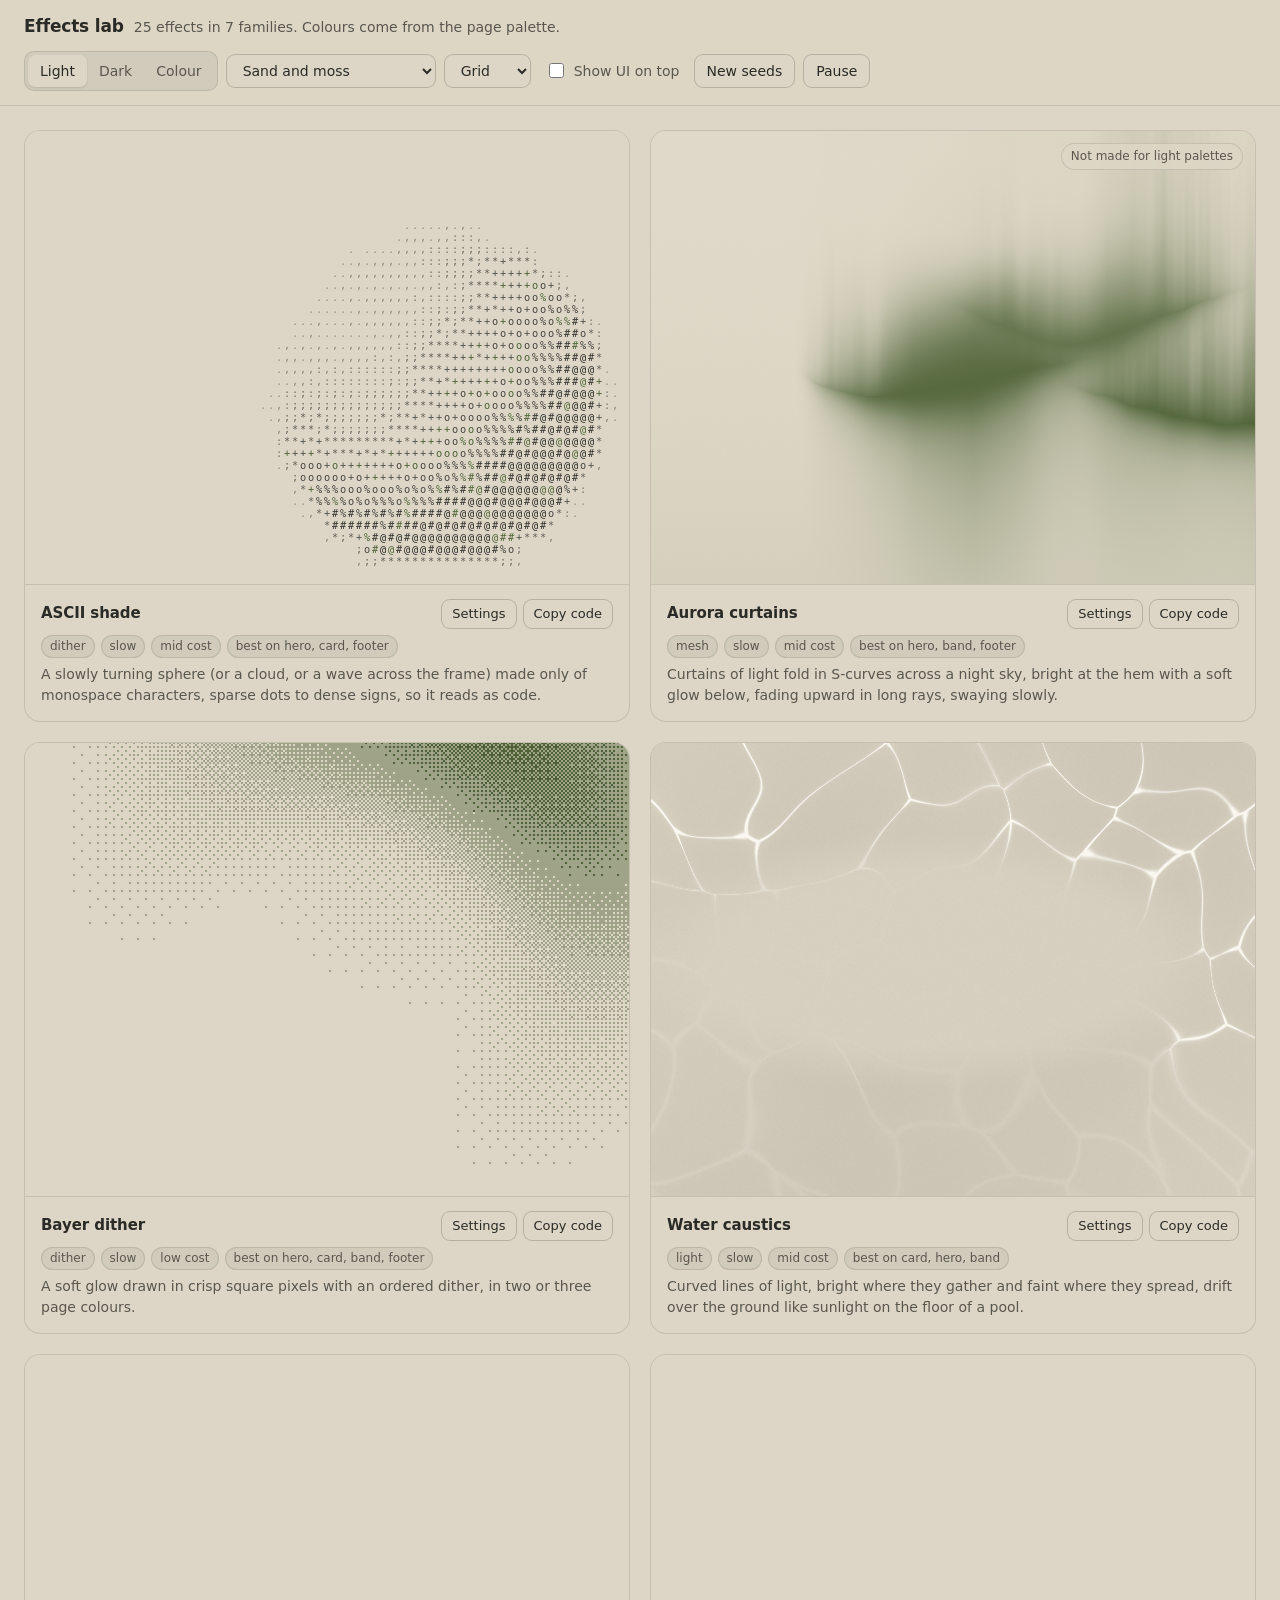
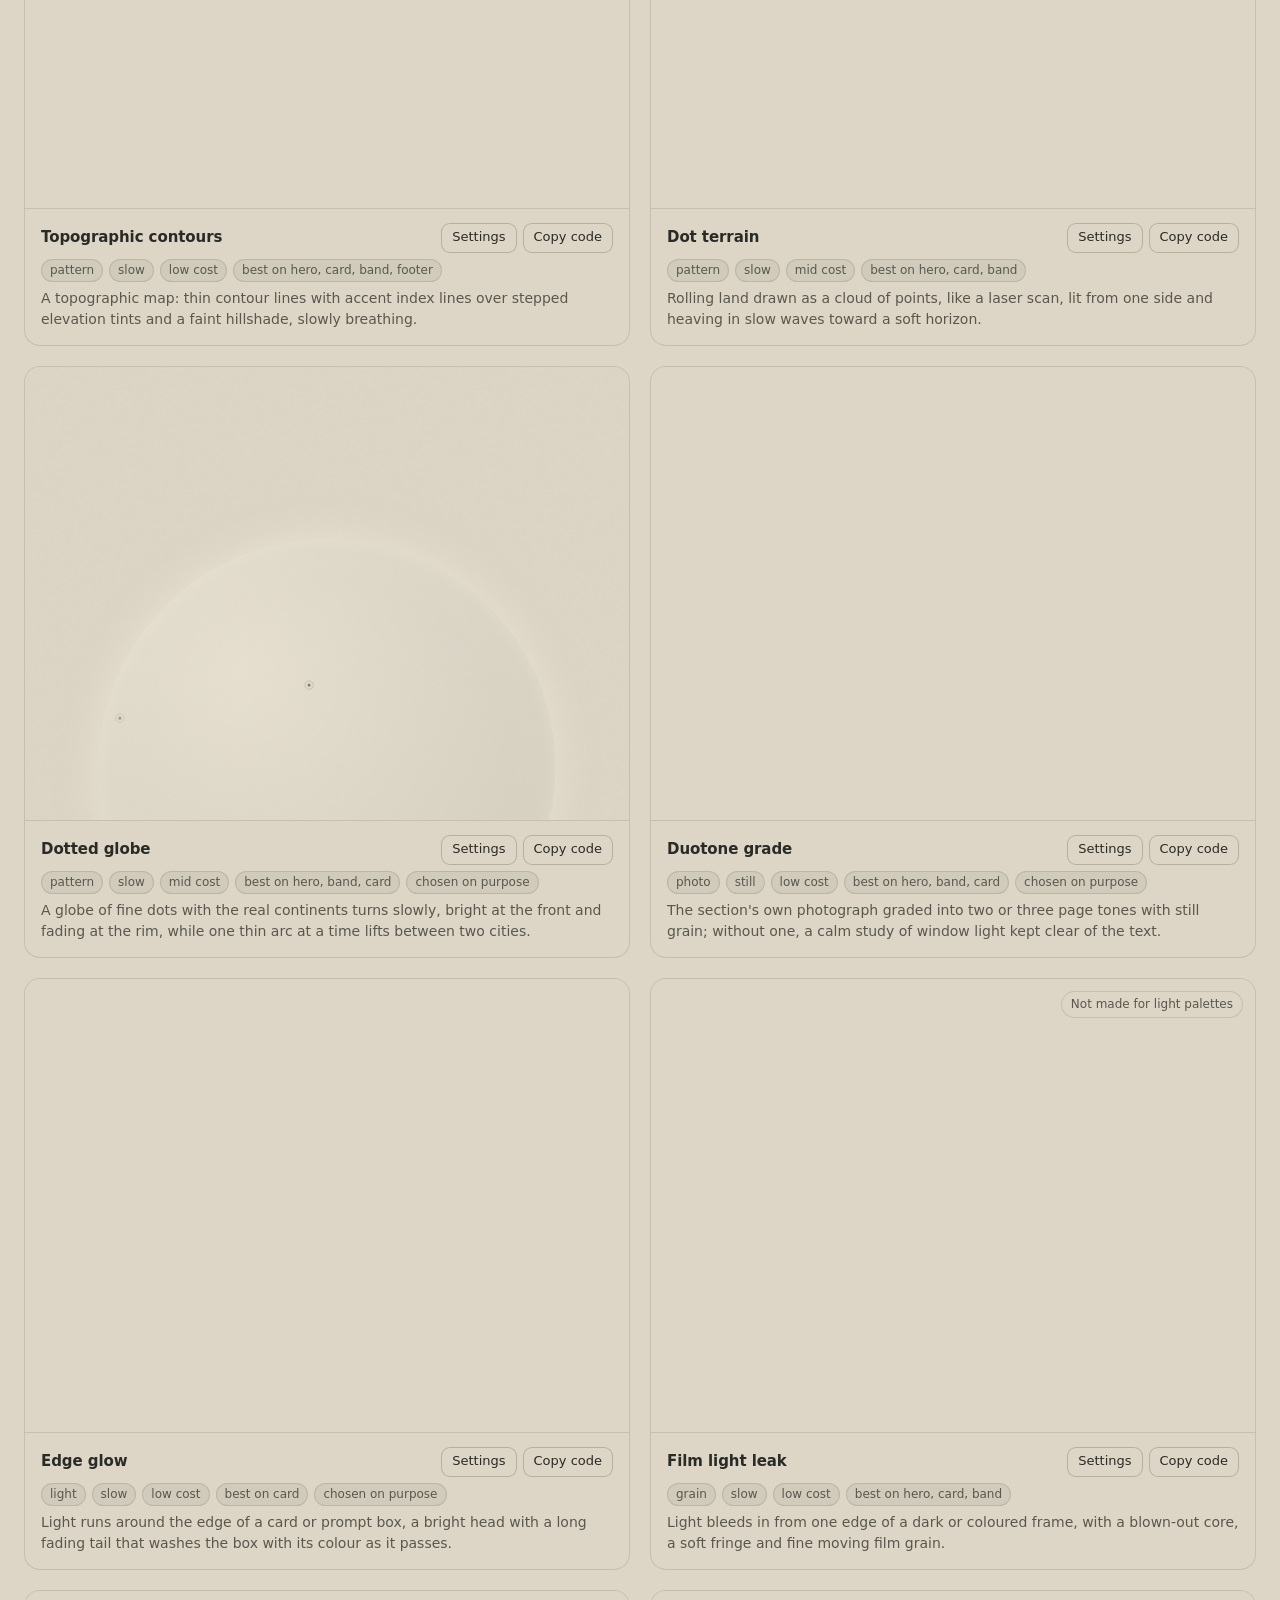
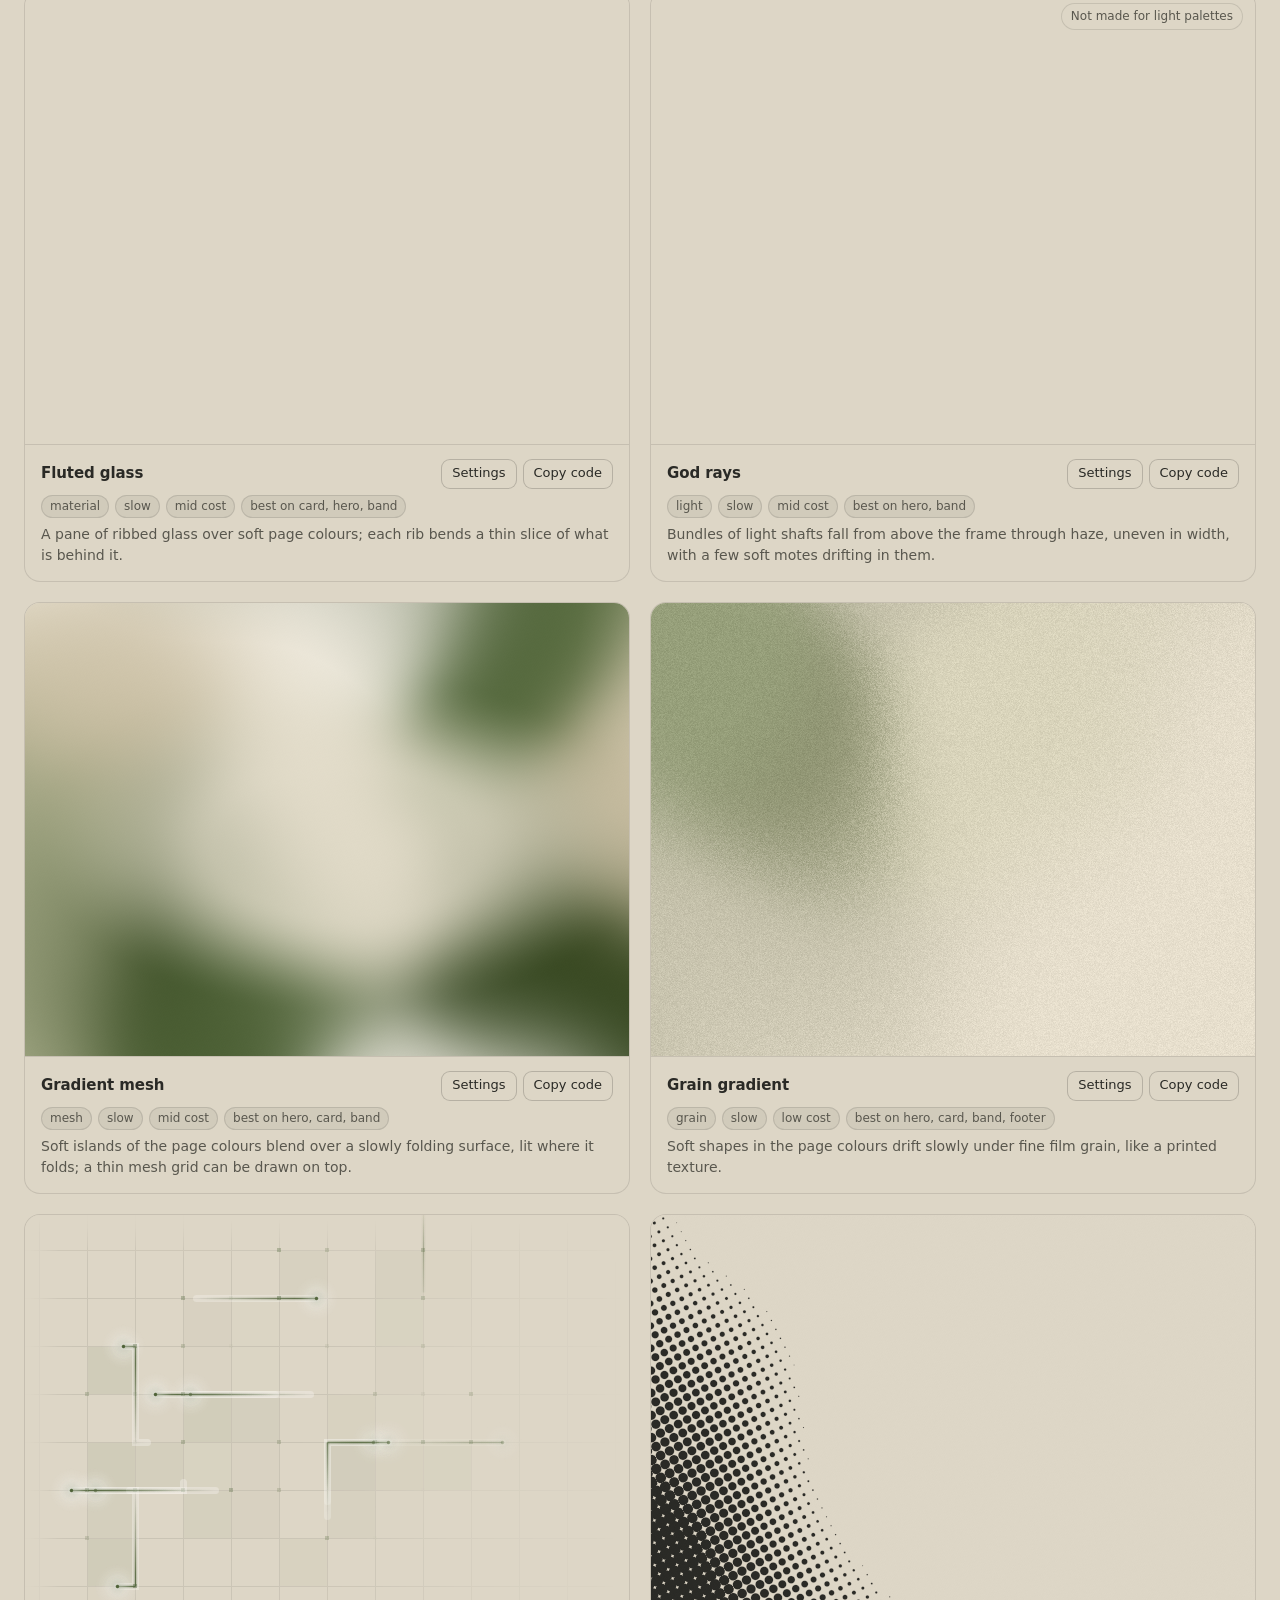
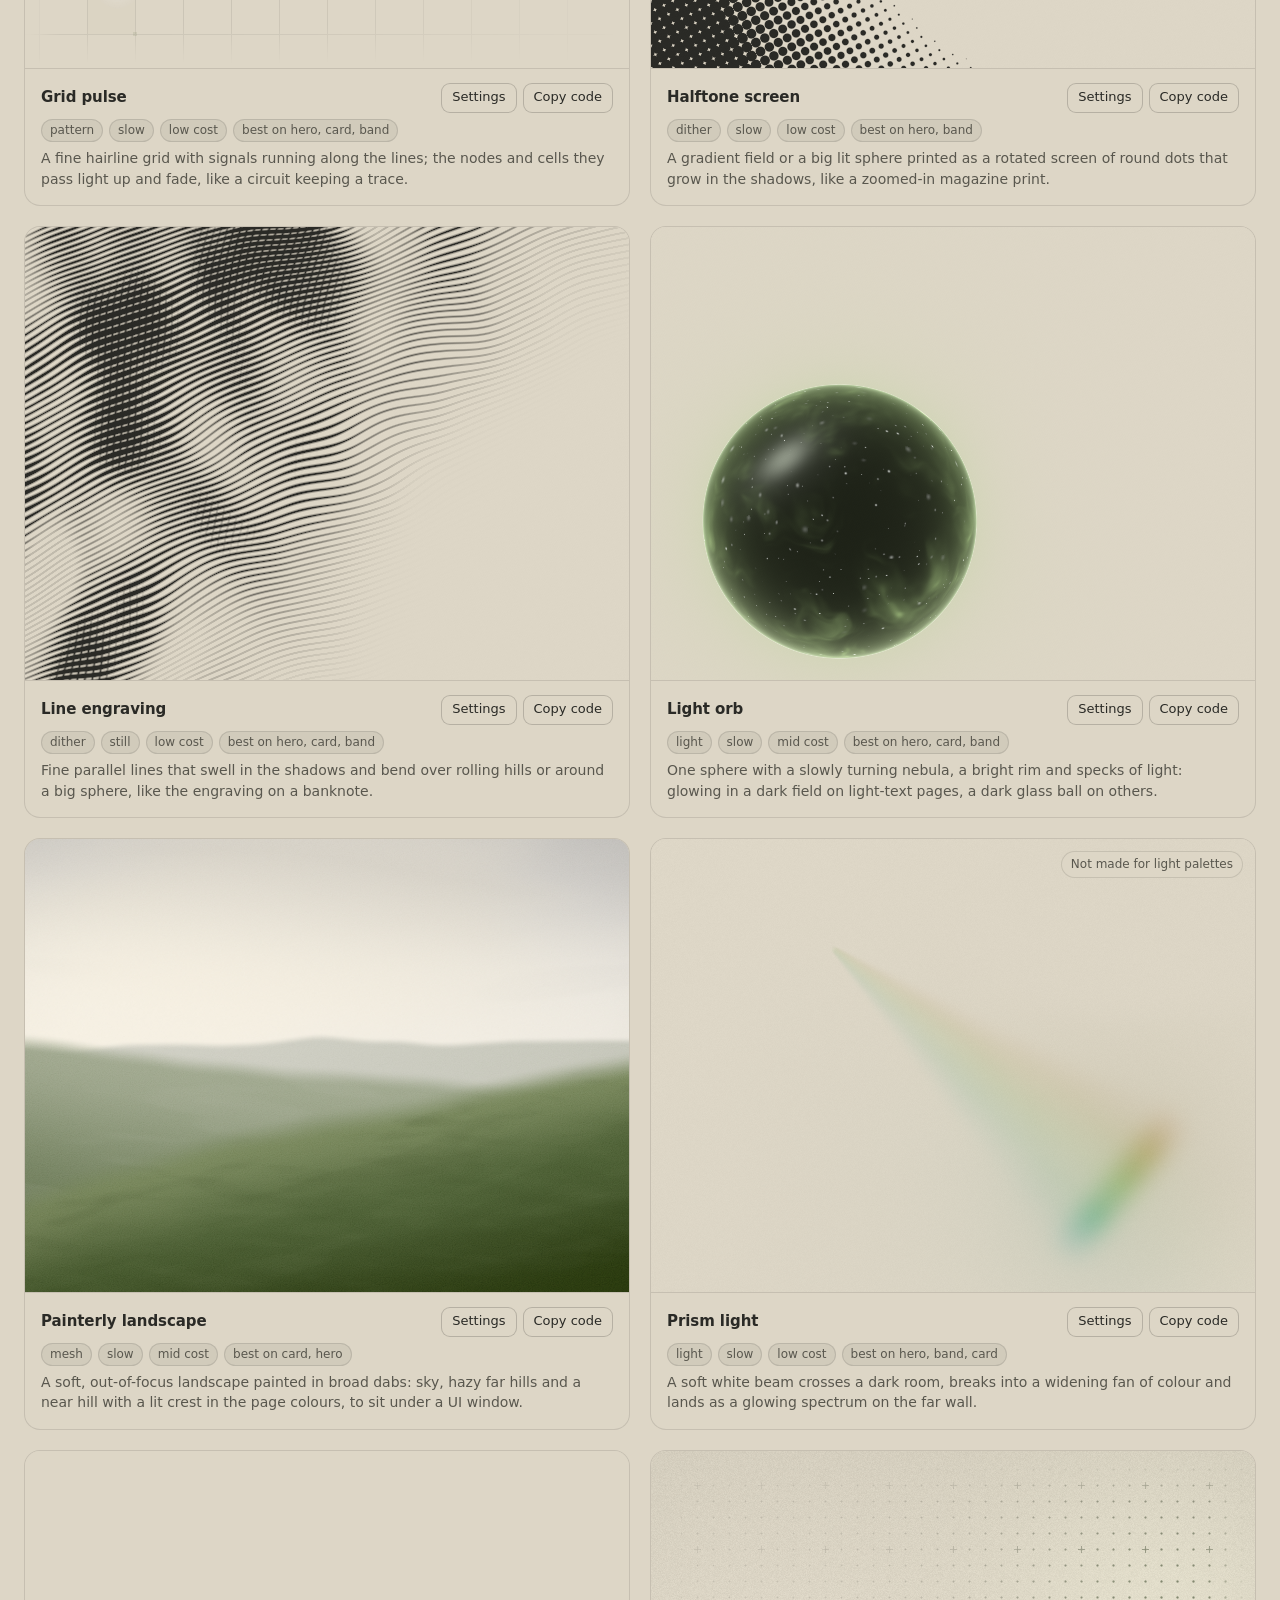
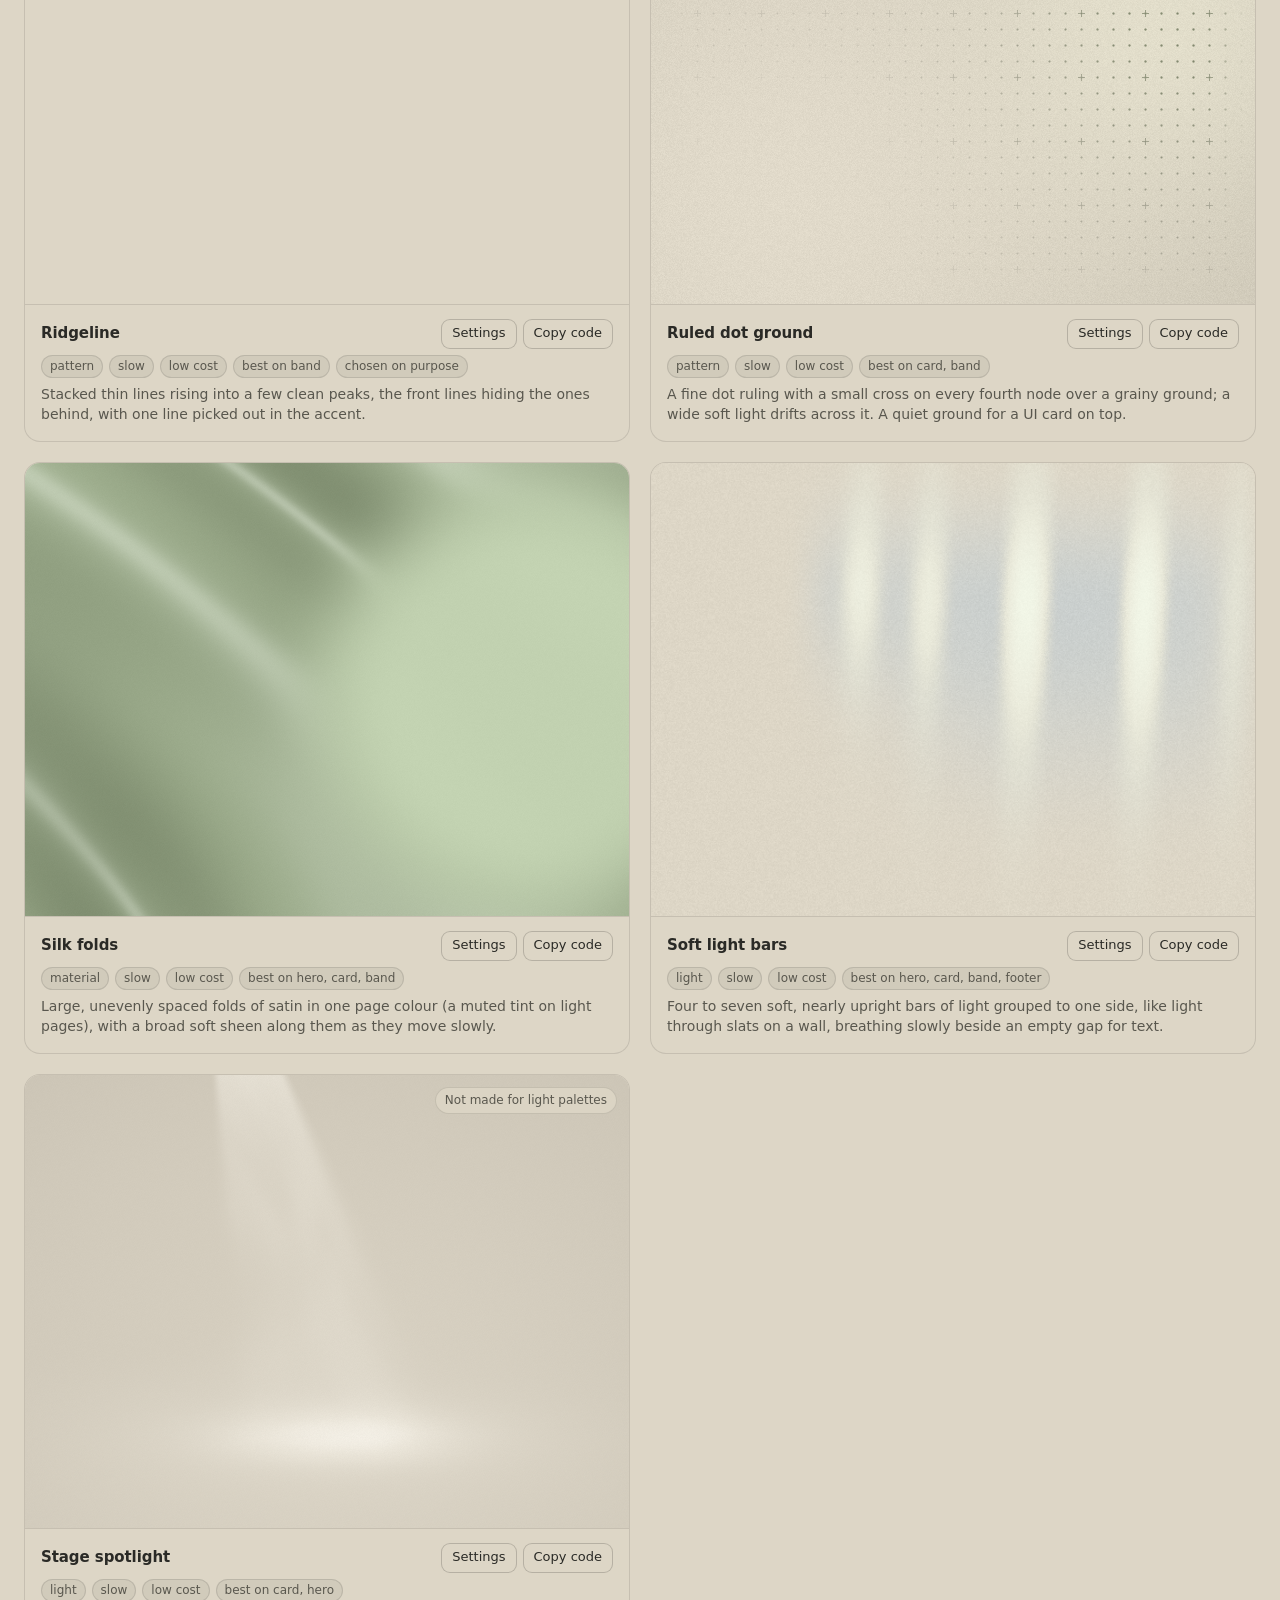
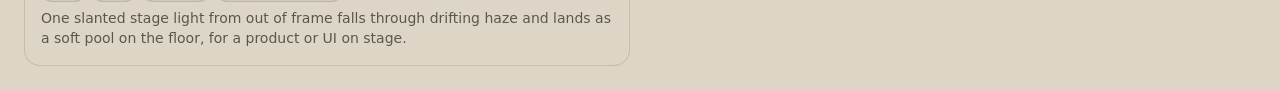
<file: assets/effects/lab.html>
<!doctype html>
<html lang="en">
<head>
<script>window.__tpGlMax = 16;   /* a gallery shows many live effects at once; a page of a site keeps the default 4 (fx.js) */</script>
<meta charset="utf-8">
<meta name="viewport" content="width=device-width, initial-scale=1">
<title>Effects lab</title>
<link rel="icon" href="data:,">
<style>
  :root {
    --bg: #ddd6c6; --surface: #d2cab8; --ink: #2a2a26; --muted: #59574e; --accent: #4f6238; --accent-ink: #ffffff;
    --line: color-mix(in oklab, var(--ink) 13%, transparent);
    --line-strong: color-mix(in oklab, var(--ink) 22%, transparent);
    --chip: color-mix(in oklab, var(--ink) 6%, var(--bg));
    --radius: 16px;
    color-scheme: light;
  }
  * { box-sizing: border-box; }
  html { -webkit-text-size-adjust: 100%; }
  body {
    margin: 0; background: var(--bg); color: var(--ink);
    font: 14px/1.45 ui-sans-serif, system-ui, -apple-system, "Segoe UI", Roboto, "Helvetica Neue", Arial, sans-serif;
    -webkit-font-smoothing: antialiased;
  }
  button, select, input { font: inherit; color: inherit; }
  .bar {
    position: sticky; top: 0; z-index: 20;
    display: flex; flex-wrap: wrap; align-items: center; justify-content: space-between; gap: 12px 20px;
    padding: 14px 24px; background: color-mix(in oklab, var(--bg) 90%, transparent);
    backdrop-filter: saturate(1.2) blur(14px); -webkit-backdrop-filter: saturate(1.2) blur(14px);
    border-bottom: 1px solid var(--line);
  }
  .title { display: flex; align-items: baseline; gap: 10px; min-width: 0; }
  .title h1 { margin: 0; font-size: 17px; font-weight: 640; letter-spacing: -0.01em; }
  .title p { margin: 0; color: var(--muted); white-space: nowrap; overflow: hidden; text-overflow: ellipsis; }
  .controls { display: flex; flex-wrap: wrap; align-items: center; gap: 8px; }
  .seg { display: inline-flex; padding: 3px; border-radius: 10px; background: var(--chip); border: 1px solid var(--line); }
  .seg button { border: 0; background: transparent; padding: 6px 12px; border-radius: 7px; cursor: pointer; color: var(--muted); }
  .seg button[aria-pressed="true"] { background: var(--bg); color: var(--ink); box-shadow: 0 1px 2px color-mix(in oklab, var(--ink) 14%, transparent); }
  .btn, select {
    height: 34px; padding: 0 12px; border-radius: 9px; border: 1px solid var(--line-strong); background: var(--bg);
    cursor: pointer; display: inline-flex; align-items: center; gap: 6px;
  }
  .btn:hover, select:hover { border-color: color-mix(in oklab, var(--ink) 35%, transparent); }
  .btn.primary { background: var(--ink); color: var(--bg); border-color: var(--ink); }
  label.check { display: inline-flex; align-items: center; gap: 7px; padding: 0 6px; cursor: pointer; color: var(--muted); }
  label.check input { accent-color: var(--accent); width: 15px; height: 15px; }
  select { max-width: 210px; }

  .grid {
    display: grid; gap: 20px; padding: 24px; max-width: 1680px; margin: 0 auto;
    grid-template-columns: repeat(auto-fit, minmax(min(100%, 400px), 1fr));
  }
  body[data-layout="wide"] .grid { grid-template-columns: 1fr; max-width: 1280px; }
  body[data-layout="hero"] .grid { grid-template-columns: 1fr; max-width: none; padding: 0; gap: 0; }
  .tile { border: 1px solid var(--line); border-radius: var(--radius); overflow: hidden; background: var(--bg); display: flex; flex-direction: column; min-width: 0; }
  body[data-layout="hero"] .tile { border-radius: 0; border-width: 0 0 1px; }
  .stage { position: relative; aspect-ratio: 4 / 3; overflow: hidden; }
  body[data-layout="wide"] .stage { aspect-ratio: 16 / 9; }
  body[data-layout="hero"] .stage { aspect-ratio: auto; height: 100vh; min-height: 560px; }
  .stage[data-unfit]::after {
    content: attr(data-unfit); position: absolute; top: 12px; right: 12px; padding: 4px 9px; border-radius: 999px;
    font-size: 12px; background: color-mix(in oklab, var(--bg) 85%, transparent); color: var(--muted); border: 1px solid var(--line);
  }

  /* sample content that sits on the effect */
  .sample { position: absolute; inset: 0; display: none; pointer-events: none; }
  body[data-ui="1"] .sample { display: block; }
  .sample-card {
    position: absolute; left: 22px; bottom: 22px; width: min(232px, calc(100% - 44px));
    display: grid; grid-template-columns: 36px 1fr; gap: 10px; align-items: center;
    padding: 12px 14px 12px 12px; border-radius: 12px; background: var(--surface); color: var(--ink);
    box-shadow: 0 1px 1px color-mix(in oklab, var(--ink) 8%, transparent), 0 10px 30px -12px rgb(0 0 0 / 0.3);
    border: 1px solid color-mix(in oklab, var(--ink) 8%, transparent);
  }
  .sample-card .ic {
    width: 36px; height: 36px; border-radius: 8px; background: var(--bg);
    background-image: radial-gradient(color-mix(in oklab, var(--ink) 55%, transparent) 1.1px, transparent 1.4px);
    background-size: 6px 6px; background-position: 3px 3px; border: 1px solid var(--line);
  }
  .sample-card b { display: block; font-size: 13px; font-weight: 600; }
  .sample-card span { display: block; font-size: 12px; color: var(--muted); font-variant-numeric: tabular-nums; }
  .sample-card .track { grid-column: 1 / -1; height: 4px; border-radius: 4px; background: color-mix(in oklab, var(--ink) 12%, transparent); position: relative; }
  .sample-card .track i { position: absolute; inset: 0 45% 0 0; border-radius: inherit; background: var(--accent); }
  .sample-head { position: absolute; left: 24px; top: 22px; right: 24px; color: var(--ink); }
  .sample-head b { display: block; font-size: clamp(18px, 2.2vw, 30px); font-weight: 640; letter-spacing: -0.02em; line-height: 1.1; max-width: 16ch; }
  .sample-head span { display: block; margin-top: 6px; color: var(--muted); max-width: 34ch; }
  body[data-layout="hero"] .sample-head { left: 48px; top: auto; bottom: 30vh; }
  body[data-layout="hero"] .sample-head b { font-size: clamp(36px, 5vw, 72px); }
  body[data-layout="hero"] .sample-card { left: 48px; bottom: 48px; }

  /* card layout: a feature card with an inset effect panel and a small UI window on it */
  .card-head { display: none; }
  body[data-layout="card"] .grid { grid-template-columns: repeat(auto-fit, minmax(min(100%, 460px), 1fr)); max-width: 1240px; gap: 16px; }
  body[data-layout="card"] .tile { padding: 22px; border: 0; background: color-mix(in oklab, var(--ink) 4.5%, var(--bg)); border-radius: 18px; }
  body[data-layout="card"] .card-head { display: block; }
  .card-head b { display: block; font-size: 15px; font-weight: 620; }
  .card-head p { margin: 4px 0 0; color: var(--muted); max-width: 52ch; }
  body[data-layout="card"] .stage { margin-top: 18px; border-radius: 12px; aspect-ratio: 16 / 10; }
  body[data-layout="card"] .info { display: none; }
  body[data-layout="card"] .sample { display: block; }
  body[data-layout="card"] .sample-head, body[data-layout="card"] .sample-card { display: none; }
  .window { display: none; }
  body[data-layout="card"] .window {
    display: block; position: absolute; left: 50%; top: 54%; transform: translate(-50%, -50%); width: 64%;
    border-radius: 10px; background: var(--surface); color: var(--ink);
    box-shadow: 0 1px 0 color-mix(in oklab, var(--ink) 6%, transparent), 0 18px 40px -16px rgb(0 0 0 / 0.35);
    border: 1px solid color-mix(in oklab, var(--ink) 10%, transparent); overflow: hidden; font-size: 12px;
  }
  .window .wbar { display: flex; align-items: center; gap: 5px; padding: 8px 10px; border-bottom: 1px solid var(--line); }
  .window .wbar i { width: 7px; height: 7px; border-radius: 50%; background: color-mix(in oklab, var(--ink) 22%, transparent); }
  .window .wbar span { margin-left: 8px; color: var(--muted); }
  .window .wbody { padding: 12px 12px 14px; display: grid; gap: 8px; }
  .window .wrow { display: flex; align-items: center; justify-content: space-between; gap: 10px; }
  .window .wrow em { font-style: normal; color: var(--muted); font-variant-numeric: tabular-nums; }
  .window .wbtn { justify-self: start; margin-top: 2px; padding: 5px 10px; border-radius: 7px; background: var(--accent); color: var(--accent-ink); font-weight: 600; }
  .info { padding: 14px 16px 16px; display: grid; gap: 4px; border-top: 1px solid var(--line); }
  body[data-layout="hero"] .info { display: none; }
  .info-top { display: flex; align-items: center; justify-content: space-between; gap: 12px; }
  .info h2 { margin: 0; font-size: 15px; font-weight: 620; letter-spacing: -0.005em; }
  .tags { display: flex; flex-wrap: wrap; gap: 6px; margin: 2px 0 2px; }
  .tags span { font-size: 12px; padding: 2px 8px; border-radius: 999px; background: var(--chip); color: var(--muted); border: 1px solid var(--line); }
  .look { margin: 0; color: var(--muted); }
  .actions { display: flex; gap: 6px; flex: none; }
  .actions .btn { height: 30px; padding: 0 10px; font-size: 13px; }

  .params { display: none; padding: 4px 16px 16px; gap: 10px 18px; grid-template-columns: repeat(auto-fill, minmax(170px, 1fr)); }
  .tile.open .params { display: grid; }
  .param { display: grid; gap: 4px; }
  .param label { display: flex; justify-content: space-between; font-size: 12px; color: var(--muted); }
  .param output { color: var(--ink); font-variant-numeric: tabular-nums; }
  .param input[type=range] { width: 100%; accent-color: var(--ink); margin: 0; }
  .params .row { grid-column: 1 / -1; display: flex; gap: 8px; align-items: center; }
  .params .row input { width: 90px; height: 30px; border-radius: 8px; border: 1px solid var(--line-strong); background: var(--bg); padding: 0 8px; }

  .empty { padding: 80px 24px; text-align: center; color: var(--muted); }
  .toast {
    position: fixed; left: 50%; bottom: 24px; transform: translate(-50%, 20px); opacity: 0; pointer-events: none;
    background: var(--ink); color: var(--bg); padding: 9px 14px; border-radius: 10px; transition: .25s ease; z-index: 30;
  }
  .toast.on { opacity: 1; transform: translate(-50%, 0); }
  @media (max-width: 640px) {
    .bar { padding: 12px 16px; }
    .grid { padding: 16px; gap: 16px; }
    .title p { display: none; }
  }
</style>
</head>
<body data-layout="grid">
<header class="bar">
  <div class="title">
    <h1>Effects lab</h1>
    <p id="count"></p>
  </div>
  <div class="controls">
    <div class="seg" role="group" aria-label="Palette type">
      <button type="button" data-kind="light">Light</button>
      <button type="button" data-kind="dark">Dark</button>
      <button type="button" data-kind="colour">Colour</button>
    </div>
    <select id="pal" aria-label="Palette"></select>
    <select id="layout" aria-label="Layout"><option value="grid">Grid</option><option value="card">Cards</option><option value="wide">Wide</option><option value="hero">Hero</option></select>
    <label class="check"><input type="checkbox" id="ui"> Show UI on top</label>
    <button type="button" class="btn" id="reseed">New seeds</button>
    <button type="button" class="btn" id="pause">Pause</button>
  </div>
</header>
<main class="grid" id="grid"></main>
<div class="toast" id="toast" role="status"></div>
<script id="palettes" type="application/json">[{"id":"white-link-blue","name":"Sheet and biro","bg":"#ffffff","surface":"#f4f4f4","ink":"#111111","muted":"#6b6b6b","accent":"#1a4be0","accentInk":"#ffffff"},{"id":"cool-white-slate","name":"Frost and slate","bg":"#f7f9fa","surface":"#ecf0f2","ink":"#1f3038","muted":"#5d6b72","accent":"#0d7480","accentInk":"#ffffff"},{"id":"rose-grey-green","name":"Rose grey, green","bg":"#ebe5e3","surface":"#e1dad7","ink":"#2b2622","muted":"#6a615d","accent":"#0f7d45","accentInk":"#ffffff"},{"id":"paper-grey-brass","name":"Newsprint and brass","bg":"#e8e8e3","surface":"#dcdcd6","ink":"#181715","muted":"#63625c","accent":"#bfb21a","accentInk":"#181715"},{"id":"stone-blueprint","name":"Stone and blueprint","bg":"#dfdedb","surface":"#d3d2ce","ink":"#26251e","muted":"#5f5d55","accent":"#2456d6","accentInk":"#ffffff"},{"id":"white-navy-tab","name":"Navy on white","bg":"#ffffff","surface":"#f4f4f2","ink":"#1f2b4d","muted":"#6a7186","accent":"#f7941d","accentInk":"#1f2b4d"},{"id":"three-stones","name":"Three stones","bg":"#eeecea","surface":"#e4e1dd","ink":"#333231","muted":"#6b6763","accent":"#5c6b54","accentInk":"#ffffff"},{"id":"putty-black-teal","name":"Putty and black","bg":"#dedad3","surface":"#d3cec6","ink":"#0a0a0a","muted":"#5c5852","accent":"#256f82","accentInk":"#ffffff"},{"id":"moss-sand","name":"Sand and moss","bg":"#ddd6c6","surface":"#d2cab8","ink":"#2a2a26","muted":"#59574e","accent":"#4f6238","accentInk":"#ffffff"},{"id":"green-mat-chocolate","name":"Bone, green, chocolate","bg":"#e5e1d8","surface":"#dad5ca","ink":"#2a1d17","muted":"#6b5b51","accent":"#456f3a","accentInk":"#ffffff"},{"id":"lunar-grey-bronze","name":"Lunar and bronze","bg":"#111111","surface":"#1c1c1c","ink":"#f2f2f2","muted":"#8f8f8f","accent":"#a08672","accentInk":"#111111"},{"id":"blue-black-cornflower","name":"Night and sky blue","bg":"#0a0d14","surface":"#131824","ink":"#e9edf3","muted":"#8891a1","accent":"#5ab9fc","accentInk":"#0a0d14"},{"id":"green-black-bone","name":"Green-black and bone","bg":"#161c1a","surface":"#1f2725","ink":"#e3e2da","muted":"#8e948d","accent":"#9fc7b8","accentInk":"#161c1a"},{"id":"black-crimson","name":"Black and crimson","bg":"#0a0a0a","surface":"#151515","ink":"#efefef","muted":"#8c8c8c","accent":"#b11226","accentInk":"#ffffff"},{"id":"forest-pale-lime","name":"Forest and lime","bg":"#0f1f10","surface":"#162a17","ink":"#ffffff","muted":"#9aa39a","accent":"#c6f19d","accentInk":"#0f1f10"},{"id":"charcoal-room-sage","name":"Charcoal and sage","bg":"#1c1c1c","surface":"#262626","ink":"#f1f1ef","muted":"#9a9b96","accent":"#8fa68e","accentInk":"#1c1c1c"},{"id":"warm-black-gold","name":"Warm black, gold","bg":"#0c0a08","surface":"#181512","ink":"#ffffff","muted":"#8f8a84","accent":"#c9a45a","accentInk":"#0c0a08"},{"id":"graphite-safety-orange","name":"Graphite and orange","bg":"#18191b","surface":"#222427","ink":"#eff0f1","muted":"#9c9ea3","accent":"#ff4a1f","accentInk":"#18191b"},{"id":"soot-pale-lime","name":"Soot and lime","bg":"#0f0f0f","surface":"#1a1a1a","ink":"#ffffff","muted":"#8f8f8f","accent":"#dafa9c","accentInk":"#0f0f0f"},{"id":"plum-black-pink","name":"Plum-black and pink","bg":"#0d060b","surface":"#1b0e17","ink":"#ffffff","muted":"#9a8f97","accent":"#ff488b","accentInk":"#0d060b"},{"id":"white-signal-red","name":"Signal red, white","bg":"#ffffff","surface":"#f2f2f2","ink":"#0a0a0a","muted":"#6b6b6b","accent":"#d92b21","accentInk":"#ffffff"},{"id":"white-mint-tiles","name":"Greys and mint","bg":"#ffffff","surface":"#f3f3f3","ink":"#232323","muted":"#6e6e6e","accent":"#a1ffcb","accentInk":"#232323"},{"id":"cool-grey-cobalt","name":"Cool grey, cobalt","bg":"#eef0f3","surface":"#e2e5ea","ink":"#0b0c0e","muted":"#5d6470","accent":"#1f2de6","accentInk":"#ffffff"},{"id":"offwhite-bottle-yellow","name":"Bottle ink, yellow","bg":"#f7f7f7","surface":"#ebebeb","ink":"#0d2a1c","muted":"#5f6b64","accent":"#f6e016","accentInk":"#0d2a1c"},{"id":"teal-on-paper","name":"Teal on paper","bg":"#f7f9f8","surface":"#ebf0ee","ink":"#06525c","muted":"#2f737d","accent":"#06525c","accentInk":"#f7f9f8"},{"id":"navy-pink","name":"Navy and pink","bg":"#1a2039","surface":"#212846","ink":"#f9a3c0","muted":"#b9879c","accent":"#f9a3c0","accentInk":"#1a2039"},{"id":"blush-aubergine","name":"Blush and aubergine","bg":"#edccbe","surface":"#e8c2b2","ink":"#351a2b","muted":"#6c4857","accent":"#351a2b","accentInk":"#edccbe"},{"id":"cobalt-on-sand","name":"Cobalt on sand","bg":"#e6dbc7","surface":"#ddd0b9","ink":"#062b8a","muted":"#3a5aa8","accent":"#062b8a","accentInk":"#e6dbc7"},{"id":"oxblood-grey","name":"Oxblood and grey","bg":"#e2e2e2","surface":"#d6d6d6","ink":"#7d0c14","muted":"#7a4a4e","accent":"#7d0c14","accentInk":"#e2e2e2"},{"id":"olive-on-bone","name":"Olive on bone","bg":"#ecebe7","surface":"#e1dfd9","ink":"#38450f","muted":"#5d683a","accent":"#38450f","accentInk":"#ecebe7"},{"id":"burgundy-bubblegum","name":"Burgundy and bubblegum","bg":"#3d0012","surface":"#4d0519","ink":"#ff99d3","muted":"#c77aa0","accent":"#ff99d3","accentInk":"#3d0012"},{"id":"bottle-green-gold","name":"Bottle green, gold","bg":"#133621","surface":"#1a4429","ink":"#f4d96c","muted":"#b3a55e","accent":"#f4d96c","accentInk":"#133621"},{"id":"cobalt-field","name":"Cobalt field","bg":"#0034eb","surface":"#002fd6","ink":"#ffffff","muted":"#dfe4f2","accent":"#e9e34a","accentInk":"#111111"},{"id":"mustard-field","name":"Mustard and black","bg":"#e1ac10","surface":"#cd9d0f","ink":"#0b0b0b","muted":"#4d3d0a","accent":"#24338f","accentInk":"#ffffff"},{"id":"carmine-field","name":"Carmine field","bg":"#9c1220","surface":"#8a101c","ink":"#ffffff","muted":"#f0b9bd","accent":"#ffd9dc","accentInk":"#9c1220"},{"id":"pink-field-lime","name":"Bubblegum and lime","bg":"#ff87ab","surface":"#ff739d","ink":"#0a0a0a","muted":"#6b1f3a","accent":"#def915","accentInk":"#0a0a0a"},{"id":"sky-field-navy","name":"Sky and navy","bg":"#6bb4ee","surface":"#7dbdf0","ink":"#0e1822","muted":"#1b3d5c","accent":"#ff5a1f","accentInk":"#0e1822"},{"id":"orange-field-black","name":"Orange and black","bg":"#ff7a1f","surface":"#ff8633","ink":"#050f16","muted":"#5a2306","accent":"#050f16","accentInk":"#ff7a1f"},{"id":"tobacco-olive","name":"Tobacco and olive","bg":"#472913","surface":"#55321a","ink":"#e4e0cf","muted":"#b39f84","accent":"#525e1b","accentInk":"#e4e0cf"},{"id":"poster-chapters","name":"Poster chapters","bg":"#e6e0d2","surface":"#dcd5c5","ink":"#1a1a1a","muted":"#5f5b52","accent":"#18bc42","accentInk":"#1a1a1a"},{"id":"blue-red-black","name":"Blue, red, black","bg":"#ffffff","surface":"#f3f3f3","ink":"#0a0a0a","muted":"#6b6b6b","accent":"#1f30e0","accentInk":"#ffffff"},{"id":"charcoal-primaries","name":"Charcoal and primaries","bg":"#191919","surface":"#242424","ink":"#ffffff","muted":"#9a9a9a","accent":"#0c7866","accentInk":"#ffffff"},{"id":"ultramarine-yellow","name":"Ultramarine and yellow","bg":"#1423b8","surface":"#1220a6","ink":"#ffffff","muted":"#e4e2d6","accent":"#1fc27a","accentInk":"#0a0a0a"},{"id":"candy-chapters","name":"Candy chapters","bg":"#ffd249","surface":"#f5c63c","ink":"#0a0a0a","muted":"#5e4a0a","accent":"#f53fd6","accentInk":"#0a0a0a"},{"id":"orange-sky-lime","name":"Orange, sky, lime","bg":"#ff8126","surface":"#ff8d3a","ink":"#111111","muted":"#5c2a05","accent":"#de194b","accentInk":"#ffffff"},{"id":"post-red-mustard","name":"Post red, mustard","bg":"#e2dccf","surface":"#d7d0c1","ink":"#2a1110","muted":"#6b524c","accent":"#4a6f84","accentInk":"#ffffff"},{"id":"mint-orange-grey","name":"Grey, mint, orange","bg":"#ffffff","surface":"#f5f5f5","ink":"#000000","muted":"#666666","accent":"#a7ff9c","accentInk":"#000000"},{"id":"report-blocks","name":"Report blocks","bg":"#ffffff","surface":"#f6f6f6","ink":"#000000","muted":"#5f5f5f","accent":"#fe7141","accentInk":"#000000"},{"id":"card-pastels","name":"Card pastels","bg":"#f7f7f5","surface":"#ebebe8","ink":"#000000","muted":"#666662","accent":"#d0106f","accentInk":"#ffffff"},{"id":"mint-pink-accounts","name":"Mint and pink","bg":"#f8f8f8","surface":"#eeeeee","ink":"#0a0a0a","muted":"#6a6a6a","accent":"#1f6b3a","accentInk":"#ffffff"},{"id":"swap-pastels","name":"Swapping pastels","bg":"#c3d7e5","surface":"#d0e0eb","ink":"#141414","muted":"#4a5068","accent":"#0f5257","accentInk":"#ffffff"},{"id":"blush-sage-slate","name":"Blush, sage, slate","bg":"#a6b3bc","surface":"#b2bdc5","ink":"#1c1c1c","muted":"#38424a","accent":"#2c3620","accentInk":"#e3e2da"},{"id":"candy-on-black","name":"Candy on black","bg":"#000000","surface":"#0d0d0d","ink":"#ffffff","muted":"#999999","accent":"#93f1f7","accentInk":"#000000"},{"id":"sky-sand","name":"Sky and sand","bg":"#cbe4f2","surface":"#bcdcee","ink":"#0a0a0a","muted":"#44606e","accent":"#b0298f","accentInk":"#ffffff"},{"id":"studio-grey","name":"Studio grey","bg":"#a8a8aa","surface":"#b4b4b6","ink":"#0e0e0e","muted":"#3a3a3c","accent":"#1f5c49","accentInk":"#ffffff"},{"id":"walnut-tan","name":"Walnut and tan","bg":"#2b2216","surface":"#382d1e","ink":"#e4e2da","muted":"#a39a8b","accent":"#bda38b","accentInk":"#2b2216"}]</script>
<script id="presets" type="application/json">{"light":"moss-sand","dark":"blue-black-cornflower","colour":"cobalt-field"}</script>
<script type="module">
  import fx from './fx.js';

  const q = new URLSearchParams(location.search);
  const PALETTES = JSON.parse(document.getElementById('palettes').textContent);
  const PRESETS = JSON.parse(document.getElementById('presets').textContent);
  const byId = Object.fromEntries(PALETTES.map(p => [p.id, p]));
  const $ = s => document.querySelector(s);
  const grid = $('#grid');

  if (q.has('fallback')) fx.config.forceFallback = true;
  if (q.has('webgl1')) fx.config.forceWebGL1 = true;
  if (q.has('time')) fx.setClock(+q.get('time'));
  document.body.dataset.layout = ['wide', 'hero', 'card'].includes(q.get('layout')) ? q.get('layout') : 'grid';
  $('#layout').value = document.body.dataset.layout;
  $('#layout').addEventListener('change', e => { document.body.dataset.layout = e.target.value; syncUrl(); });
  document.body.dataset.ui = q.get('ui') === '1' ? '1' : '0';
  $('#ui').checked = document.body.dataset.ui === '1';

  let palette = pickPalette(q.get('palette') || 'light');
  let paused = false;
  const tiles = [];

  function pickPalette(key) {
    const id = PRESETS[key] || key;
    return byId[id] || byId[PRESETS.light] || PALETTES[0];
  }
  function applyPalette(p) {
    const r = document.documentElement.style;
    r.setProperty('--bg', p.bg); r.setProperty('--surface', p.surface); r.setProperty('--ink', p.ink);
    r.setProperty('--muted', p.muted); r.setProperty('--accent', p.accent); r.setProperty('--accent-ink', p.accentInk);
    document.documentElement.style.colorScheme = fx.paletteKind(p) === 'light' ? 'light' : 'dark';
    const kind = fx.paletteKind(p);
    for (const b of document.querySelectorAll('.seg button')) b.setAttribute('aria-pressed', String(PRESETS[b.dataset.kind] === p.id));
    $('#pal').value = p.id;
    for (const t of tiles) {
      const fits = t.meta.palettes.includes(kind);
      if (fits) t.stage.removeAttribute('data-unfit'); else t.stage.setAttribute('data-unfit', `Not made for ${kind} palettes`);
      t.ctrl?.setPalette(fx.normalizePalette(p));
    }
  }
  function toast(msg) {
    const el = $('#toast'); el.textContent = msg; el.classList.add('on');
    clearTimeout(toast.t); toast.t = setTimeout(() => el.classList.remove('on'), 1600);
  }
  const fmt = (v, d) => (d.step && d.step >= 1 ? String(Math.round(v)) : (+v).toFixed(2));

  function snippet(t) {
    const p = t.ctrl.params, d = t.meta.params || {};
    const changed = Object.fromEntries(Object.entries(p).filter(([k, v]) => d[k] && v !== d[k].default));
    const attrs = [`data-fx="${t.meta.id}"`, `data-fx-seed="${t.ctrl.seed}"`];
    if (Object.keys(changed).length) attrs.push(`data-fx-params='${JSON.stringify(changed)}'`);
    return `<div ${attrs.join(' ')}></div>`;
  }

  function buildTile(meta, i) {
    const tile = document.createElement('article');
    tile.className = 'tile';
    tile.dataset.id = meta.id;
    tile.innerHTML = `
      <div class="card-head"><b></b><p></p></div>
      <div class="stage">
        <div class="sample" aria-hidden="true">
          <div class="window"><div class="wbar"><i></i><i></i><i></i><span>Settings</span></div>
            <div class="wbody"><div class="wrow"><span>Grain</span><em>0.60</em></div><div class="wrow"><span>Speed</span><em>0.50</em></div><span class="wbtn">Apply</span></div></div>
          <div class="sample-head"><b>A headline sits here</b><span>Secondary text, to check contrast on the effect.</span></div>
          <div class="sample-card"><div class="ic"></div><div><b></b><span></span></div><div class="track"><i></i></div></div>
        </div>
      </div>
      <div class="info">
        <div class="info-top">
          <h2></h2>
          <div class="actions">
            <button type="button" class="btn" data-act="params" aria-expanded="false">Settings</button>
            <button type="button" class="btn" data-act="copy">Copy code</button>
          </div>
        </div>
        <div class="tags"></div>
        <p class="look"></p>
      </div>
      <div class="params"></div>`;
    tile.querySelector('h2').textContent = meta.name;
    tile.querySelector('.card-head b').textContent = meta.name;
    tile.querySelector('.card-head p').textContent = meta.look;
    tile.querySelector('.window .wbar span').textContent = meta.name;
    const wk = Object.keys(meta.params || {}).slice(0, 2);
    tile.querySelectorAll('.window .wrow').forEach((row, n) => {
      const k = wk[n];
      if (!k) { row.remove(); return; }
      row.querySelector('span').textContent = k[0].toUpperCase() + k.slice(1);
      row.querySelector('em').textContent = fmt(meta.params[k].default, meta.params[k]);
    });
    tile.querySelector('.look').textContent = meta.look;
    tile.querySelector('.sample-card b').textContent = meta.name;
    const keys = Object.keys(meta.params || {}).slice(0, 2);
    tile.querySelector('.sample-card span').textContent = keys.map(k => `${k} ${fmt(meta.params[k].default, meta.params[k])}`).join(' · ');
    const tags = [meta.family, meta.motion, `${meta.cost} cost`, `best on ${meta.bestOn.join(', ')}`, ...(meta.random === false ? ['chosen on purpose'] : [])];
    tile.querySelector('.tags').append(...tags.map(s => Object.assign(document.createElement('span'), { textContent: s })));
    const stage = tile.querySelector('.stage');
    const seed = q.has('seed') ? (+q.get('seed') + i * 101) : 1000 + i * 37;
    const t = { meta, tile, stage, seed, ctrl: null };
    tile.querySelector('[data-act="copy"]').addEventListener('click', async () => {
      if (!t.ctrl) return;
      try { await navigator.clipboard.writeText(snippet(t)); toast('Code copied'); }
      catch (_) { prompt('Copy this code', snippet(t)); }
    });
    tile.querySelector('[data-act="params"]').addEventListener('click', e => {
      const open = tile.classList.toggle('open');
      e.currentTarget.setAttribute('aria-expanded', String(open));
    });
    buildParams(t);
    return t;
  }

  function buildParams(t) {
    const box = t.tile.querySelector('.params');
    box.innerHTML = '';
    for (const [k, d] of Object.entries(t.meta.params || {})) {
      const id = `${t.meta.id}-${k}`;
      const row = document.createElement('div');
      row.className = 'param';
      row.innerHTML = `<label for="${id}"><span>${k}</span><output></output></label><input type="range" id="${id}">`;
      const inp = row.querySelector('input'), out = row.querySelector('output');
      inp.min = d.min; inp.max = d.max; inp.step = d.step || (d.max - d.min) / 100; inp.value = d.default;
      out.textContent = fmt(d.default, d);
      inp.addEventListener('input', () => { out.textContent = fmt(+inp.value, d); t.ctrl?.set({ [k]: +inp.value }); });
      box.append(row);
    }
    const row = document.createElement('div');
    row.className = 'row';
    row.innerHTML = `<span>Seed</span><input type="number" min="0" max="9999" step="1"><button type="button" class="btn">Reset</button>`;
    const seedIn = row.querySelector('input');
    seedIn.value = t.seed;
    seedIn.addEventListener('change', () => { t.seed = +seedIn.value || 0; remount(t); });
    row.querySelector('button').addEventListener('click', () => { buildParams(t); remount(t); });
    box.append(row);
  }

  async function remount(t, params) {
    t.ctrl = await fx.mount(t.stage, t.meta.id, { palette: fx.normalizePalette(palette), params: params || currentParams(t), seed: t.seed });
    if (paused) t.ctrl.pause();
    t.tile.querySelector('.params .row input').value = t.seed;
    // the seed may place the calm area and focal point (fx.compose): show the values in use
    for (const [k, d] of Object.entries(t.meta.params || {})) {
      const inp = t.tile.querySelector(`#${t.meta.id}-${k}`);
      if (inp && t.ctrl.params[k] != null) { inp.value = t.ctrl.params[k]; inp.previousElementSibling.querySelector('output').textContent = fmt(t.ctrl.params[k], d); }
    }
  }
  function currentParams(t) {
    const out = {};
    for (const inp of t.tile.querySelectorAll('.param input')) out[inp.id.slice(t.meta.id.length + 1)] = +inp.value;
    return out;
  }

  // controls
  for (const b of document.querySelectorAll('.seg button')) {
    b.addEventListener('click', () => { palette = pickPalette(b.dataset.kind); applyPalette(palette); syncUrl(); });
  }
  const sel = $('#pal');
  const groups = { light: [], dark: [], colour: [] };
  for (const p of PALETTES) groups[fx.paletteKind(p)].push(p);
  for (const [k, list] of Object.entries(groups)) {
    const og = document.createElement('optgroup');
    og.label = k[0].toUpperCase() + k.slice(1);
    for (const p of list) og.append(new Option(p.name, p.id));
    sel.append(og);
  }
  sel.addEventListener('change', () => { palette = pickPalette(sel.value); applyPalette(palette); syncUrl(); });
  $('#ui').addEventListener('change', e => {
    document.body.dataset.ui = e.target.checked ? '1' : '0';
    syncUrl();
    // a page puts the calm area where its text is; with the sample text on, do the same
    const calm = textCalm();
    for (const t of tiles) remount(t, calm ? { ...currentParams(t), ...calm } : {});
  });
  $('#layout').addEventListener('change', () => {
    const calm = textCalm();
    if (calm) for (const t of tiles) remount(t, { ...currentParams(t), ...calm });
  });
  // where the sample headline sits (0..1 of the frame), or null when no text is on the effect
  function textCalm() {
    const layout = document.body.dataset.layout;
    if (document.body.dataset.ui !== '1' || layout === 'card') return null;
    return layout === 'hero' ? { calmX: 0.2, calmY: 0.62 } : { calmX: 0.2, calmY: 0.18 };
  }
  $('#reseed').addEventListener('click', () => {
    for (const t of tiles) { t.seed = Math.floor(Math.random() * 10000); remount(t); }
  });
  $('#pause').addEventListener('click', e => {
    paused = !paused;
    e.currentTarget.textContent = paused ? 'Play' : 'Pause';
    for (const t of tiles) paused ? t.ctrl?.pause() : t.ctrl?.resume();
  });
  function syncUrl() {
    const u = new URL(location.href);
    u.searchParams.set('palette', palette.id);
    if (document.body.dataset.ui === '1') u.searchParams.set('ui', '1'); else u.searchParams.delete('ui');
    if (document.body.dataset.layout !== 'grid') u.searchParams.set('layout', document.body.dataset.layout); else u.searchParams.delete('layout');
    history.replaceState(null, '', u);
  }

  // load
  let index;
  try { index = await fetch('./index.json', { cache: 'no-store' }).then(r => { if (!r.ok) throw new Error(r.status); return r.json(); }); }
  catch (err) { grid.innerHTML = '<p class="empty">index.json did not load. Run: node scripts/effects.mjs index, and serve this folder over http.</p>'; throw err; }
  let list = index.effects || [];
  const only = (q.get('only') || '').split(',').map(s => s.trim()).filter(Boolean);
  if (only.length) list = only.map(id => list.find(e => e.id === id)).filter(Boolean);
  if (q.get('family')) list = list.filter(e => e.family === q.get('family'));
  const kinds = new Set(list.map(e => e.family));
  $('#count').textContent = `${list.length} effect${list.length === 1 ? '' : 's'} in ${kinds.size} famil${kinds.size === 1 ? 'y' : 'ies'}. Colours come from the page palette.`;
  if (!list.length) grid.innerHTML = '<p class="empty">No effects match.</p>';
  list.forEach((meta, i) => { const t = buildTile(meta, i); tiles.push(t); grid.append(t.tile); });
  applyPalette(palette);
  await Promise.all(tiles.map(t => remount(t, { ...(textCalm() || {}) })));
  document.documentElement.dataset.ready = '1';
</script>
</body>
</html>
</file>
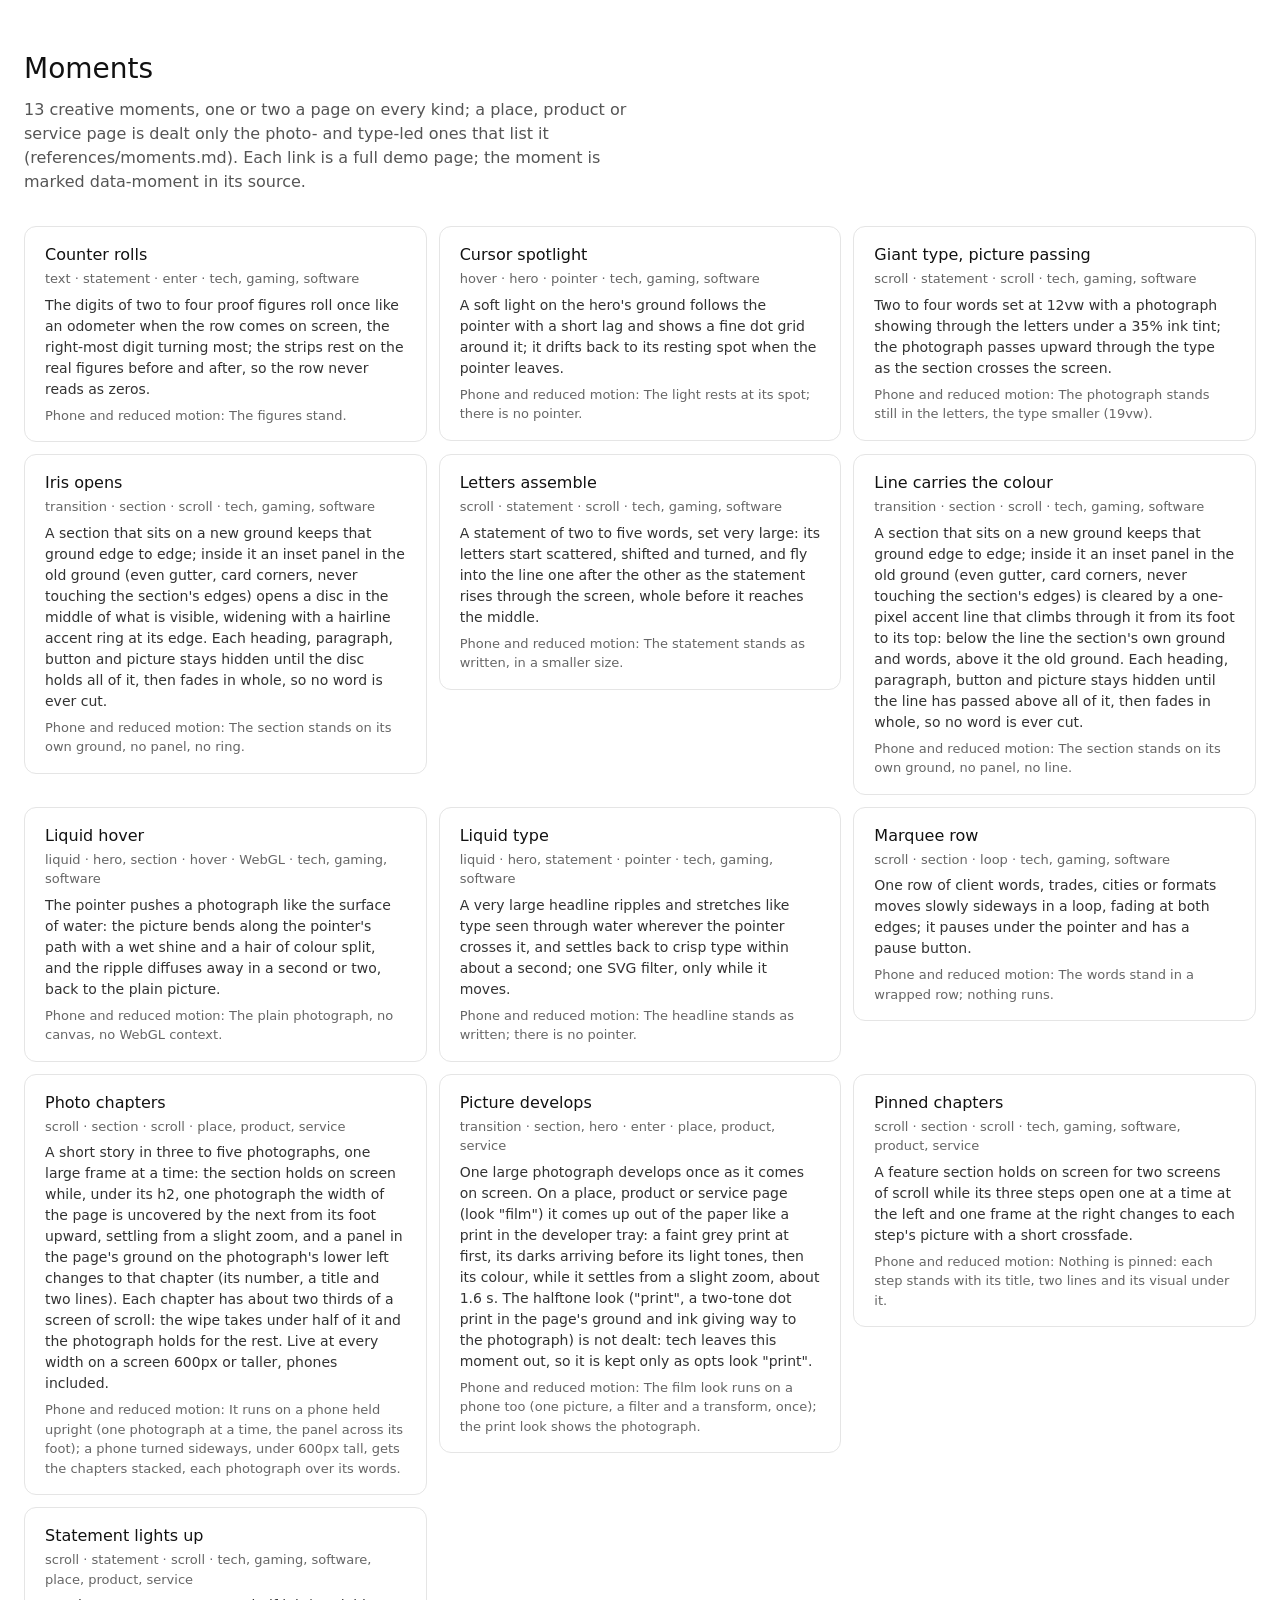
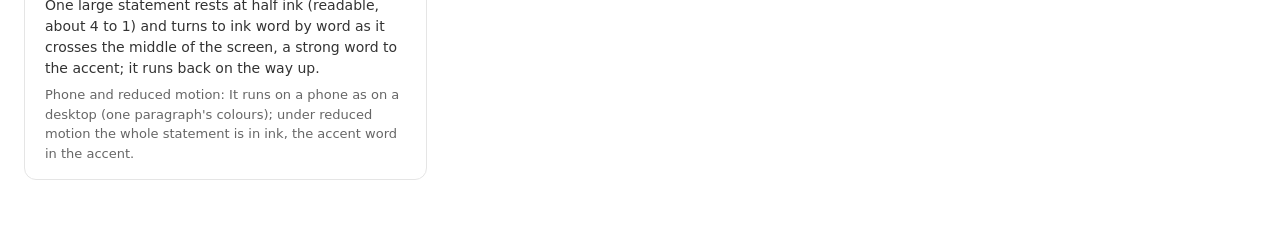
<file: assets/moments/gallery.html>
<!doctype html><html lang="en"><head><meta charset="utf-8"><meta name="viewport" content="width=device-width, initial-scale=1"><title>Moments</title>
<style>body{margin:0;font:16px/1.5 system-ui,sans-serif;color:#111;background:#fff;padding:48px 24px}h1{font-size:28px;font-weight:500;margin:0 0 8px}p.lead{color:#555;margin:0 0 32px;max-width:60ch}ul{list-style:none;padding:0;margin:0;display:grid;gap:12px;grid-template-columns:repeat(auto-fill,minmax(320px,1fr))}li a{display:block;padding:16px 20px;border:1px solid #e5e5e5;border-radius:12px;color:inherit;text-decoration:none}li a:hover{border-color:#999}li b{font-weight:500}li span{display:block;color:#666;font-size:13px;margin:2px 0 6px}li p{margin:0;color:#333;font-size:14px}li p.ph{margin-top:6px;color:#666;font-size:13px}</style></head>
<body><h1>Moments</h1><p class="lead">13 creative moments, one or two a page on every kind; a place, product or service page is dealt only the photo- and type-led ones that list it (references/moments.md). Each link is a full demo page; the moment is marked data-moment in its source.</p><ul><li><a href="counter-rolls/demo.html"><b>Counter rolls</b> <span>text · statement · enter · tech, gaming, software</span><p>The digits of two to four proof figures roll once like an odometer when the row comes on screen, the right-most digit turning most; the strips rest on the real figures before and after, so the row never reads as zeros.</p><p class="ph">Phone and reduced motion: The figures stand.</p></a></li>
<li><a href="cursor-spotlight/demo.html"><b>Cursor spotlight</b> <span>hover · hero · pointer · tech, gaming, software</span><p>A soft light on the hero's ground follows the pointer with a short lag and shows a fine dot grid around it; it drifts back to its resting spot when the pointer leaves.</p><p class="ph">Phone and reduced motion: The light rests at its spot; there is no pointer.</p></a></li>
<li><a href="giant-type-pass/demo.html"><b>Giant type, picture passing</b> <span>scroll · statement · scroll · tech, gaming, software</span><p>Two to four words set at 12vw with a photograph showing through the letters under a 35% ink tint; the photograph passes upward through the type as the section crosses the screen.</p><p class="ph">Phone and reduced motion: The photograph stands still in the letters, the type smaller (19vw).</p></a></li>
<li><a href="iris-opens/demo.html"><b>Iris opens</b> <span>transition · section · scroll · tech, gaming, software</span><p>A section that sits on a new ground keeps that ground edge to edge; inside it an inset panel in the old ground (even gutter, card corners, never touching the section's edges) opens a disc in the middle of what is visible, widening with a hairline accent ring at its edge. Each heading, paragraph, button and picture stays hidden until the disc holds all of it, then fades in whole, so no word is ever cut.</p><p class="ph">Phone and reduced motion: The section stands on its own ground, no panel, no ring.</p></a></li>
<li><a href="letters-assemble/demo.html"><b>Letters assemble</b> <span>scroll · statement · scroll · tech, gaming, software</span><p>A statement of two to five words, set very large: its letters start scattered, shifted and turned, and fly into the line one after the other as the statement rises through the screen, whole before it reaches the middle.</p><p class="ph">Phone and reduced motion: The statement stands as written, in a smaller size.</p></a></li>
<li><a href="line-carries-colour/demo.html"><b>Line carries the colour</b> <span>transition · section · scroll · tech, gaming, software</span><p>A section that sits on a new ground keeps that ground edge to edge; inside it an inset panel in the old ground (even gutter, card corners, never touching the section's edges) is cleared by a one-pixel accent line that climbs through it from its foot to its top: below the line the section's own ground and words, above it the old ground. Each heading, paragraph, button and picture stays hidden until the line has passed above all of it, then fades in whole, so no word is ever cut.</p><p class="ph">Phone and reduced motion: The section stands on its own ground, no panel, no line.</p></a></li>
<li><a href="liquid-hover/demo.html"><b>Liquid hover</b> <span>liquid · hero, section · hover · WebGL · tech, gaming, software</span><p>The pointer pushes a photograph like the surface of water: the picture bends along the pointer's path with a wet shine and a hair of colour split, and the ripple diffuses away in a second or two, back to the plain picture.</p><p class="ph">Phone and reduced motion: The plain photograph, no canvas, no WebGL context.</p></a></li>
<li><a href="liquid-type/demo.html"><b>Liquid type</b> <span>liquid · hero, statement · pointer · tech, gaming, software</span><p>A very large headline ripples and stretches like type seen through water wherever the pointer crosses it, and settles back to crisp type within about a second; one SVG filter, only while it moves.</p><p class="ph">Phone and reduced motion: The headline stands as written; there is no pointer.</p></a></li>
<li><a href="marquee-row/demo.html"><b>Marquee row</b> <span>scroll · section · loop · tech, gaming, software</span><p>One row of client words, trades, cities or formats moves slowly sideways in a loop, fading at both edges; it pauses under the pointer and has a pause button.</p><p class="ph">Phone and reduced motion: The words stand in a wrapped row; nothing runs.</p></a></li>
<li><a href="photo-chapters/demo.html"><b>Photo chapters</b> <span>scroll · section · scroll · place, product, service</span><p>A short story in three to five photographs, one large frame at a time: the section holds on screen while, under its h2, one photograph the width of the page is uncovered by the next from its foot upward, settling from a slight zoom, and a panel in the page's ground on the photograph's lower left changes to that chapter (its number, a title and two lines). Each chapter has about two thirds of a screen of scroll: the wipe takes under half of it and the photograph holds for the rest. Live at every width on a screen 600px or taller, phones included.</p><p class="ph">Phone and reduced motion: It runs on a phone held upright (one photograph at a time, the panel across its foot); a phone turned sideways, under 600px tall, gets the chapters stacked, each photograph over its words.</p></a></li>
<li><a href="picture-develops/demo.html"><b>Picture develops</b> <span>transition · section, hero · enter · place, product, service</span><p>One large photograph develops once as it comes on screen. On a place, product or service page (look "film") it comes up out of the paper like a print in the developer tray: a faint grey print at first, its darks arriving before its light tones, then its colour, while it settles from a slight zoom, about 1.6 s. The halftone look ("print", a two-tone dot print in the page's ground and ink giving way to the photograph) is not dealt: tech leaves this moment out, so it is kept only as opts look "print".</p><p class="ph">Phone and reduced motion: The film look runs on a phone too (one picture, a filter and a transform, once); the print look shows the photograph.</p></a></li>
<li><a href="pinned-chapters/demo.html"><b>Pinned chapters</b> <span>scroll · section · scroll · tech, gaming, software, product, service</span><p>A feature section holds on screen for two screens of scroll while its three steps open one at a time at the left and one frame at the right changes to each step's picture with a short crossfade.</p><p class="ph">Phone and reduced motion: Nothing is pinned: each step stands with its title, two lines and its visual under it.</p></a></li>
<li><a href="word-highlight/demo.html"><b>Statement lights up</b> <span>scroll · statement · scroll · tech, gaming, software, place, product, service</span><p>One large statement rests at half ink (readable, about 4 to 1) and turns to ink word by word as it crosses the middle of the screen, a strong word to the accent; it runs back on the way up.</p><p class="ph">Phone and reduced motion: It runs on a phone as on a desktop (one paragraph's colours); under reduced motion the whole statement is in ink, the accent word in the accent.</p></a></li></ul></body></html>
</file>
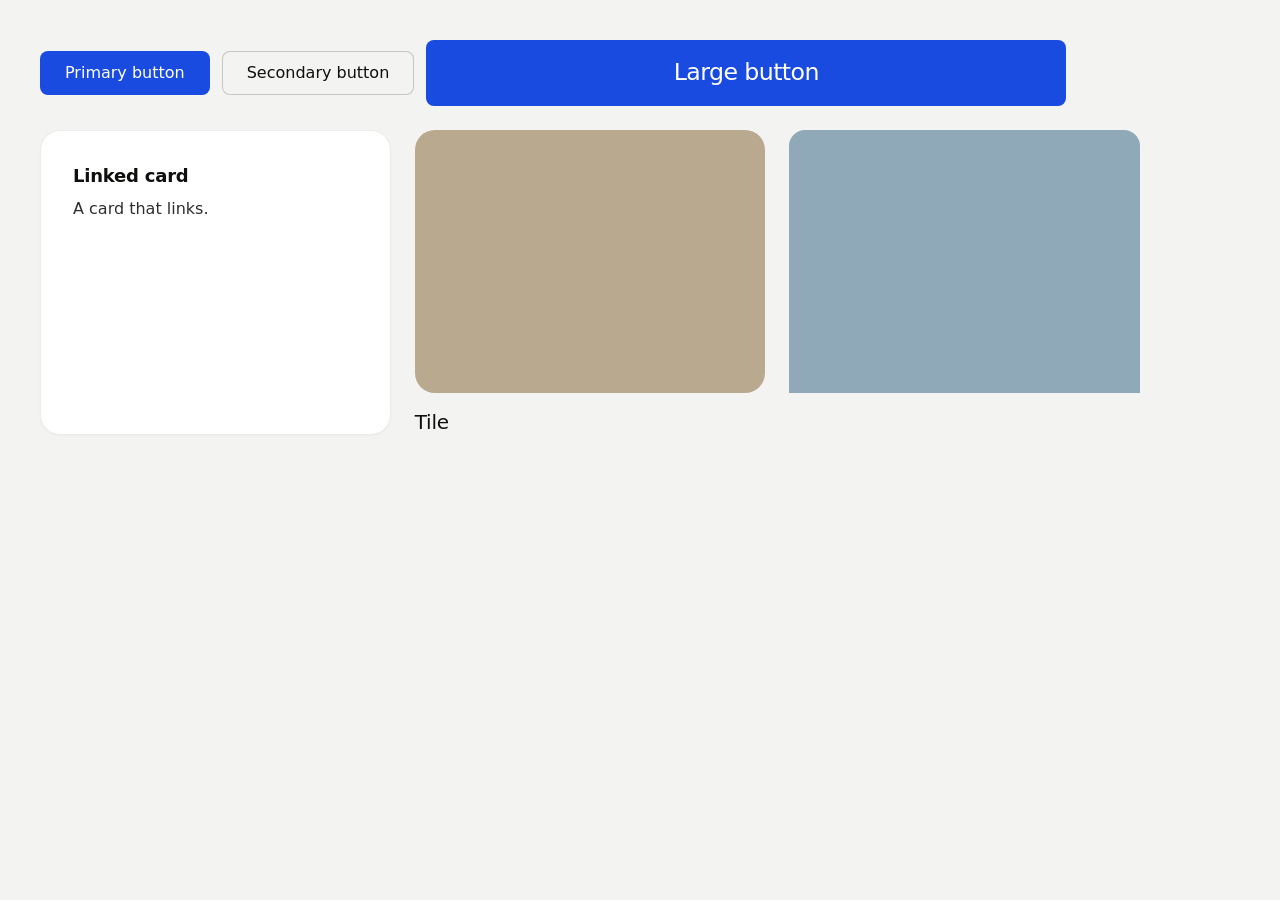
<file: assets/motion/_hover-test.html>
<!doctype html>
<html lang="en">
<head>
<meta charset="utf-8"><meta name="viewport" content="width=device-width, initial-scale=1">
<title>Hover test</title>
<link rel="stylesheet" href="../system.css">
<link rel="stylesheet" href="../ui/cards.css">
<link rel="stylesheet" href="motion.css">
<style>:root{--bg:#f3f3f1;--card:#fff;--ink:#0f0f0e;--muted:#686863;--accent:#e5531c}body{background:var(--bg);color:var(--ink);padding:40px}.row{display:grid;grid-template-columns:repeat(3,1fr);gap:24px;max-width:1100px}</style>
</head>
<body>
<main>
<div class="btn-row" style="margin-bottom:24px"><a class="btn btn--primary" href="#p">Primary button</a><a class="btn btn--secondary" href="#s">Secondary button</a><a class="btn btn--primary btn--xl" href="#x">Large button</a></div>
<div class="row">
  <a class="card" id="c1" href="#a"><h3>Linked card</h3><p>A card that links.</p></a>
  <a class="tile" id="t1" href="#b"><div class="tile__media"><img id="i1" alt="" src="data:image/svg+xml,%3Csvg xmlns='http://www.w3.org/2000/svg' width='400' height='300'%3E%3Crect width='400' height='300' fill='%23b9a98f'/%3E%3C/svg%3E"></div><div class="tile__head"><h3>Tile</h3></div></a>
  <div class="m-zoom" id="z1" style="border-radius:16px"><img id="i2" alt="" style="display:block;width:100%" src="data:image/svg+xml,%3Csvg xmlns='http://www.w3.org/2000/svg' width='400' height='300'%3E%3Crect width='400' height='300' fill='%238fa9b9'/%3E%3C/svg%3E"></div>
</div>
</main>
</body>
</html>
</file>
<file: assets/fonts.css>
/* latin-ext */
@font-face {
  font-family: 'Albert Sans';
  font-style: normal;
  font-weight: 400 700;
  font-display: swap;
  src: url(fonts/albert-sans-latin-ext.woff2) format('woff2');
  unicode-range: U+0100-02BA, U+02BD-02C5, U+02C7-02CC, U+02CE-02D7, U+02DD-02FF, U+0304, U+0308, U+0329, U+1D00-1DBF, U+1E00-1E9F, U+1EF2-1EFF, U+2020, U+20A0-20AB, U+20AD-20C4, U+2113, U+2C60-2C7F, U+A720-A7FF;
}
/* latin */
@font-face {
  font-family: 'Albert Sans';
  font-style: normal;
  font-weight: 400 700;
  font-display: swap;
  src: url(fonts/albert-sans-latin.woff2) format('woff2');
  unicode-range: U+0000-00FF, U+0131, U+0152-0153, U+02BB-02BC, U+02C6, U+02DA, U+02DC, U+0304, U+0308, U+0329, U+2000-206F, U+20AC, U+2122, U+2191, U+2193, U+2212, U+2215, U+FEFF, U+FFFD;
}
</file>
<file: assets/ui/base.css>
/*
  taste-skill UI fragment kit - shared base.
  Small pieces of real product UI, set on an effect ground inside a card's inset panel.
  The standard (references/cards.md): true product scale (13px text, 12px meta, never under 11px).
  A fragment is a picture of a product's screen, so the page's 13px floor (VI-05) does not apply
  inside .ui; every word the page itself says (titles, lines, labels, captions) keeps 13px or more.
  The rest:
  real-looking data, crisp 1px borders, radius 10-12, a soft layered shadow, one accent touch
  (the agent's mark is the ink, so the accent stays free for that one touch).

  Styled only by custom properties set by the page:
    --ui-font, --ui-mono, --ui-radius
    --fx-bg (the fragment's own surface), --fx-surface, --fx-ink, --fx-muted, --fx-accent, --fx-accent-ink
  Light or dark is read from --fx-bg itself (relative colour), so a fragment needs no theme class.
  Every size sits on a 4px grid. Loops stop under prefers-reduced-motion (the JS shows a still state).
*/
:where(.ui) {
  --u-bg: var(--fx-bg, #ffffff);
  --u-surface: var(--fx-surface, #f4f4f3);
  --u-ink: var(--fx-ink, #111111);
  --u-muted: var(--fx-muted, #6b6b6b);
  --u-accent: var(--fx-accent, #e8571f);
  --u-accent-ink: var(--fx-accent-ink, #ffffff);
  --u-r: var(--ui-radius, 12px);
  --u-r2: max(4px, calc(var(--u-r) - 4px));
  --u-r3: max(4px, calc(var(--u-r) - 6px));

  /* lines and fills, all mixed from the palette */
  --u-line: color-mix(in oklab, var(--u-ink) 9%, transparent);
  --u-line-2: color-mix(in oklab, var(--u-ink) 15%, transparent);
  --u-border: color-mix(in oklab, var(--u-ink) 12%, transparent);
  --u-fill: color-mix(in oklab, var(--u-ink) 3.5%, var(--u-bg));
  --u-fill-2: color-mix(in oklab, var(--u-ink) 7%, var(--u-bg));
  --u-fill-3: color-mix(in oklab, var(--u-ink) 11%, var(--u-bg));
  --u-text-2: color-mix(in oklab, var(--u-ink) 80%, var(--u-bg));
  --u-soft: color-mix(in oklab, var(--u-muted) 80%, var(--u-bg));
  --u-tint: color-mix(in oklab, var(--u-accent) 13%, var(--u-bg));
  --u-tint-2: color-mix(in oklab, var(--u-accent) 24%, var(--u-bg));
  --u-accent-text: color-mix(in oklab, var(--u-accent) 74%, var(--u-ink));
  --u-skel: color-mix(in oklab, var(--u-ink) 10%, var(--u-bg));
  /* a brand tile is light on every surface, so a logo keeps its own colours (references/icons.md) */
  --u-tile: #ffffff;
  --u-tile-edge: inset 0 0 0 1px rgb(0 0 0 / 0.09), 0 1px 2px rgb(0 0 0 / 0.12);

  /* depth: shadows grow and a top highlight appears as the fragment surface gets darker */
  --u-sh: rgb(0 0 0 / 0.14);
  --u-sh: oklch(from var(--u-bg) 0 0 0 / calc(0.5 - l * 0.38));
  --u-hi: transparent;
  --u-hi: oklch(from var(--u-bg) 1 0 0 / clamp(0, calc(0.11 - l * 0.11), 0.09));
  --u-shadow:
    inset 0 1px 0 var(--u-hi),
    0 1px 1px color-mix(in oklab, var(--u-sh) 40%, transparent),
    0 2px 4px -1px color-mix(in oklab, var(--u-sh) 45%, transparent),
    0 12px 24px -8px color-mix(in oklab, var(--u-sh) 80%, transparent),
    0 32px 64px -24px var(--u-sh);
  --u-shadow-sm:
    inset 0 1px 0 var(--u-hi),
    0 1px 2px color-mix(in oklab, var(--u-sh) 55%, transparent),
    0 6px 16px -6px color-mix(in oklab, var(--u-sh) 80%, transparent);
  --u-ease: var(--ease, cubic-bezier(.2, .8, .2, 1));   /* the page's one UI ease-out (system.css --ease) */
  /* the name is older than the rule: a strong ease-out that lands softly and never passes its mark (no overshoot, motion.md) */
  --u-spring: cubic-bezier(.22, 1, .36, 1);

  font-family: var(--ui-font, system-ui, -apple-system, "Segoe UI", sans-serif);
  font-size: 13px;
  line-height: 20px;
  font-weight: 400;
  color: var(--u-ink);
  -webkit-font-smoothing: antialiased;
  font-feature-settings: "tnum" 1, "cv11" 1;
  text-align: left;
  letter-spacing: -0.003em;
  box-sizing: border-box;
}
:where(.ui) *, :where(.ui) *::before, :where(.ui) *::after { box-sizing: border-box; }
/* a fragment never runs out of its panel on its own: on a narrow panel it narrows; a placement that
   crops it on purpose (cards.css, from 640px: every placement but .at-center) lifts this */
[data-ui] { max-width: 100%; }
/* fragments use div and span for text so page rules like `.card p` cannot reach them */
.ui :where(ul, ol, li, figure, blockquote, article, aside, nav) { margin: 0; padding: 0; list-style: none; }
.ui :where(mark) { background: none; color: inherit; }
:where(.ui) button { font: inherit; color: inherit; background: none; border: 0; padding: 0; margin: 0; cursor: default; }
:where(.ui) svg { display: block; flex: none; }

/* ---------------------------------------------------------------- the window every fragment sits in */
.ui-panel {
  position: relative;
  background: var(--u-bg);
  border: 1px solid var(--u-border);
  border-radius: var(--u-r);
  box-shadow: var(--u-shadow);
  max-width: 100%;
}
.ui-head {
  display: flex; align-items: center; gap: 8px;
  height: 44px; padding: 0 12px 0 16px;
  border-bottom: 1px solid var(--u-line);
}
.ui-title { font-size: 13px; font-weight: 500; line-height: 20px; white-space: nowrap; }
.ui-meta { font-size: 13px; line-height: 16px; color: var(--u-muted); white-space: nowrap; }
.ui-spacer { flex: 1; }
.ui-sep { width: 1px; height: 16px; background: var(--u-line-2); flex: none; }

/* window chrome: three quiet dots and a centred title */
.ui-dots { display: flex; gap: 6px; flex: none; }
.ui-dots i { width: 10px; height: 10px; border-radius: 50%; background: var(--u-fill-3); box-shadow: inset 0 0 0 0.5px var(--u-line); }

/* ---------------------------------------------------------------- controls */
/* the primary button is the ink (as on figma.com and x.ai); the accent is kept for one touch */
.ui-btn {
  display: inline-flex; align-items: center; justify-content: center; gap: 6px; flex: none;
  height: 28px; padding: 0 10px; border-radius: max(6px, var(--u-r3));
  font-size: 13px; font-weight: 500; line-height: 1; white-space: nowrap;
  background: var(--u-ink); color: var(--u-bg);
  box-shadow: inset 0 1px 0 color-mix(in oklab, var(--u-bg) 14%, transparent), 0 1px 2px color-mix(in oklab, var(--u-sh) 60%, transparent);
  transition: transform 160ms var(--u-ease), background-color 200ms var(--u-ease), color 200ms var(--u-ease);
}
.ui-btn--accent { background: var(--u-accent); color: var(--u-accent-ink); }
.ui-btn--ghost { background: var(--u-bg); color: var(--u-ink); box-shadow: inset 0 0 0 1px var(--u-line-2), 0 1px 2px color-mix(in oklab, var(--u-sh) 30%, transparent); }
.ui-btn--quiet { background: transparent; color: var(--u-muted); box-shadow: none; }
.ui-btn--sm { height: 24px; padding: 0 8px; font-size: 13px; }
.ui-btn .ui-icon { width: 14px; height: 14px; }
.ui-btn.is-pressed { transform: scale(0.96); }

/* status: a dot and a word; quiet by default, the accent only where something is happening */
.ui-chip {
  display: inline-flex; align-items: center; gap: 6px; flex: none;
  height: 22px; padding: 0 8px; border-radius: 6px;
  font-size: 13px; font-weight: 500; line-height: 1; white-space: nowrap;
  background: var(--u-fill); color: var(--u-muted); box-shadow: inset 0 0 0 1px var(--u-line);
}
.ui-chip::before { content: ""; width: 6px; height: 6px; border-radius: 50%; background: currentColor; opacity: 0.55; flex: none; }
.ui-chip--plain::before { display: none; }
.ui-chip--accent { background: var(--u-tint); color: var(--u-accent-text); box-shadow: inset 0 0 0 1px color-mix(in oklab, var(--u-accent) 22%, transparent); }
.ui-chip--accent::before { background: var(--u-accent); opacity: 1; }
.ui-chip--ink { color: var(--u-ink); }
.ui-chip--ink::before { opacity: 1; }
.ui-chip--live::before { animation: ui-live 1.6s var(--u-ease) infinite; }
.ui-chip svg { width: 12px; height: 12px; margin: 0 -1px 0 -2px; }
.ui-chip:has(svg)::before { display: none; }
@keyframes ui-live { 0%, 100% { opacity: 1; } 50% { opacity: 0.35; } }

.ui-dot { width: 6px; height: 6px; border-radius: 50%; background: var(--u-accent); flex: none; }
.ui-kbd {
  display: inline-grid; place-items: center; min-width: 20px; height: 20px; padding: 0 5px; border-radius: 5px;
  font: 500 13px/1 var(--ui-font, inherit); color: var(--u-muted);
  background: var(--u-bg); box-shadow: inset 0 0 0 1px var(--u-line-2), inset 0 -1px 0 var(--u-line);
}
.ui-icon { width: 16px; height: 16px; fill: none; stroke: currentColor; stroke-width: 1.5; stroke-linecap: round; stroke-linejoin: round; }

/* people: initials on a quiet tone, five tones that never reach violet */
.ui-avatar {
  --h: 60;
  display: grid; place-items: center; flex: none;
  width: 24px; height: 24px; border-radius: 50%;
  font-size: 13px; font-weight: 600; line-height: 1; letter-spacing: -0.02em;
  background: color-mix(in oklab, oklch(0.74 0.08 var(--h)) 34%, var(--u-bg));
  color: color-mix(in oklab, oklch(0.5 0.09 var(--h)) 70%, var(--u-ink));
  box-shadow: inset 0 0 0 1px color-mix(in oklab, oklch(0.6 0.08 var(--h)) 22%, transparent);
}
.ui-avatar[data-tone="1"] { --h: 40; }
.ui-avatar[data-tone="2"] { --h: 85; }
.ui-avatar[data-tone="3"] { --h: 150; }
.ui-avatar[data-tone="4"] { --h: 220; }
.ui-avatar[data-tone="5"] { --h: 20; }
.ui-avatar--md { width: 32px; height: 32px; font-size: 13px; }
.ui-avatar--accent { background: var(--u-accent); color: var(--u-accent-ink); box-shadow: none; }

/* the product's own mark (an assistant, a bot): an ink disc with a four-point spark. It is the ink,
   not the accent, so a fragment's one accent touch stays free for its status */
.ui-agent {
  position: relative; display: block; flex: none; width: 24px; height: 24px; border-radius: 50%;
  background: var(--u-ink);
  box-shadow: inset 0 0 0 1px color-mix(in oklab, var(--u-bg) 12%, transparent), inset 0 1px 0 color-mix(in oklab, #fff 16%, transparent);
}
.ui-agent::after {
  content: ""; position: absolute; inset: 26%; background: var(--u-bg);
  -webkit-mask: url("data:image/svg+xml,%3Csvg xmlns='http://www.w3.org/2000/svg' viewBox='0 0 16 16'%3E%3Cpath d='M8 .8c.5 4.3 2.9 6.7 7.2 7.2-4.3.5-6.7 2.9-7.2 7.2C7.5 10.9 5.1 8.5.8 8 5.1 7.5 7.5 5.1 8 .8z'/%3E%3C/svg%3E") center / contain no-repeat;
          mask: url("data:image/svg+xml,%3Csvg xmlns='http://www.w3.org/2000/svg' viewBox='0 0 16 16'%3E%3Cpath d='M8 .8c.5 4.3 2.9 6.7 7.2 7.2-4.3.5-6.7 2.9-7.2 7.2C7.5 10.9 5.1 8.5.8 8 5.1 7.5 7.5 5.1 8 .8z'/%3E%3C/svg%3E") center / contain no-repeat;
}

/* skeleton lines for the parts of a window that are only context */
.ui-skel { display: block; height: 6px; border-radius: 3px; background: var(--u-skel); }

/* ---------------------------------------------------------------- brand marks */
/* Real brand icons are local files (icons/, written by scripts/icons.mjs fetch; icons-credits.json lists them): no page calls
   a CDN for an icon. A mark on a tile (.ui-logo, .ui-file__icon, .ui-field__tile, .ui-diff__tool, .ui-pipe__tool) is a colour
   file as <img src="icons/notion.svg" alt="">, the path as printed by fetch for the page that holds it. A small mark inline beside
   text stays in the ink: the one-colour inline <svg class="ui-brand" aria-hidden="true"> that fetch --mono prints. */
.ui-brand { display: block; flex: none; width: 18px; height: 18px; }
svg.ui-brand { fill: currentColor; color: var(--u-ink); }
.ui-brand--ink { color: var(--u-ink); }
/* a brand logo on a small tile: the tile is light on every surface and the logo in its own colours */
.ui-logo {
  display: grid; place-items: center; flex: none;
  width: 40px; height: 40px; border-radius: var(--u-r2);
  background: var(--u-tile); box-shadow: var(--u-tile-edge);
}
.ui-logo img, .ui-file__icon img, .ui-field__tile img, .ui-diff__tool img, .ui-pipe__tool img { display: block; flex: none; object-fit: contain; }
.ui-logo :is(svg, img, .ui-brand) { width: 20px; height: 20px; }
.ui-logo--sm { width: 32px; height: 32px; border-radius: max(6px, var(--u-r3)); }
.ui-logo--sm :is(svg, img, .ui-brand) { width: 16px; height: 16px; }
.ui-logo--lg { width: 56px; height: 56px; border-radius: var(--u-r); }
.ui-logo--lg :is(svg, img, .ui-brand) { width: 28px; height: 28px; }

/* ---------------------------------------------------------------- the pointer */
.ui-pointer {
  position: absolute; left: 0; top: 0; z-index: 5;
  width: 20px; height: 20px; pointer-events: none;
  filter: drop-shadow(0 1px 1px rgb(0 0 0 / 0.25)) drop-shadow(0 3px 6px rgb(0 0 0 / 0.2));
  will-change: transform;
}
.ui-pointer svg { width: 20px; height: 20px; }
/* a named pointer (a person or the agent working in the product) */
.ui-pointer__name {
  position: absolute; left: 14px; top: 18px; height: 20px; padding: 0 7px; border-radius: 6px 10px 10px 10px;
  font: 500 13px/20px var(--ui-font, inherit); white-space: nowrap;
  background: var(--u-accent); color: var(--u-accent-ink);
}
.ui-ring {
  position: absolute; left: 0; top: 0; width: 28px; height: 28px; margin: -14px 0 0 -14px; border-radius: 50%;
  border: 1.5px solid var(--u-accent); opacity: 0; pointer-events: none; z-index: 4;
}
.ui-ring.is-on { animation: ui-ring 520ms var(--u-ease) forwards; }
@keyframes ui-ring { from { opacity: 0.8; transform: var(--at) scale(0.4); } to { opacity: 0; transform: var(--at) scale(1.5); } }

@keyframes ui-spin { to { transform: rotate(360deg); } }
.ui-spin {
  display: inline-block; width: 12px; height: 12px; border-radius: 50%; flex: none;
  border: 1.5px solid color-mix(in oklab, currentColor 30%, transparent); border-top-color: currentColor;
  animation: ui-spin 700ms linear infinite;
}

/* ---------------------------------------------------------------- held, paused */
/* a fragment held on its finished picture (data-ui-still, its cycles done) shows nothing that moves:
   no caret, spinner or pulse runs on in a still picture */
.is-ui-held, .is-ui-held *, .is-ui-held *::before, .is-ui-held *::after { animation: none !important; }
.is-ui-paused, .is-ui-paused *, .is-ui-paused *::before, .is-ui-paused *::after { animation-play-state: paused !important; }

/* the pause button ui.loop puts by a looping fragment (and an object from assets/objects, as
   .loop-pause): a solid disc in the page colours (never a see-through blur), 32px in a 44px hit area,
   the same as components' .cx-pause and system.css. In a card it sits beside the title (ui.js sets its
   top and right; the title keeps 44px clear), in a panel outside a card 12px in from the bottom-right
   corner, and with no panel under the fragment, in 44px kept free below it. */
button.ui-pause.ui-pause, button.loop-pause {
  position: absolute; right: 12px; bottom: 12px; z-index: 6; display: grid; place-items: center;
  width: 32px; height: 32px; margin: 0; padding: 0; border-radius: 50%; cursor: pointer;
  border: 1px solid color-mix(in oklab, var(--ink, #111) 16%, transparent);
  background: var(--bg, #fff); color: var(--ink, #111);
  box-shadow: 0 1px 2px rgb(0 0 0 / 0.12), 0 4px 12px -4px rgb(0 0 0 / 0.28);
  opacity: 0.88; transition: opacity 200ms ease, border-color 200ms ease;
  -webkit-tap-highlight-color: transparent;
}
button.ui-pause.ui-pause--title { bottom: auto; box-shadow: none; opacity: 1; }
button.ui-pause.ui-pause--below { right: 0; bottom: 6px; box-shadow: none; }
.ui-pause-beside { padding-right: 44px; }
button:is(.ui-pause, .loop-pause)::before { content: ""; position: absolute; inset: -6px; border-radius: 50%; }
button:is(.ui-pause, .loop-pause):is(:hover, :focus-visible) { opacity: 1; border-color: color-mix(in oklab, var(--ink, #111) 32%, transparent); }
button:is(.ui-pause, .loop-pause):focus-visible { outline: 2px solid var(--ink, #111); outline-offset: 2px; }
button:is(.ui-pause, .loop-pause) svg { display: block; width: 14px; height: 14px; fill: currentColor; }
button:is(.ui-pause, .loop-pause).is-paused svg, button.loop-pause[aria-pressed="true"] svg { margin-left: 1px; }
@media (forced-colors: active) { button.ui-pause.ui-pause, button.loop-pause { border-color: ButtonText; } }

@media (prefers-reduced-motion: reduce) {
  :where(.ui) *, :where(.ui) *::before, :where(.ui) *::after { transition-duration: 0ms !important; animation: none !important; }
  button.ui-pause.ui-pause, button.loop-pause { display: none; }
}
</file>
<file: assets/ui/cards.css>
/*
  taste-skill feature cards - the card, its inset panel and where a fragment sits on it.
  The rules and their reasons are in references/cards.md. Link after system.css (it refines .card
  and .panel there) or on its own with these tokens on a ground:
    --bg (page), --card (one step off the page), --ink, --muted, --accent, --accent-ink,
    --font-text, --font-mono
  Fragments in a panel take --fx-* from .stage (set below from the same tokens).
*/

/* ---------------------------------------------------------------- the card */
.card {
  --c-r: 20px;                      /* card radius */
  --c-pad: 28px;                    /* text padding = the panel's side inset */
  --c-gap: 8px;                     /* an inset panel's margin; its radius is --c-r minus this */
  --c-border: color-mix(in oklab, var(--ink) 8%, transparent);
  --c-text: color-mix(in oklab, var(--ink) 84%, var(--card));   /* card text: the ink, a touch softer than titles */
  --c-hi: oklch(from var(--card) 1 0 0 / clamp(0, calc(0.09 - l * 0.09), 0.07));
  --c-sh: oklch(from var(--card) 0 0 0 / calc(0.07 - l * 0.04));
  position: relative; display: flex; flex-direction: column; min-width: 0;
  padding: var(--c-pad); border-radius: var(--c-r);
  background: var(--card); color: var(--ink);
  border: 1px solid var(--c-border);
  box-shadow: inset 0 1px 0 var(--c-hi), 0 1px 2px var(--c-sh);
  overflow: clip;
  gap: 0;
}
@media (min-width: 1024px) { .card { --c-pad: 32px; } }
@media (max-width: 639px) { .card { --c-r: 18px; --c-pad: 20px; } }

.card > h3, .card__title {
  margin: 0; font-family: var(--font-text); font-size: 18px; line-height: 26px; font-weight: 560;
  letter-spacing: -0.012em; color: var(--ink); text-wrap: balance;
}
/* the two lines under a title: 16px in the ink (a touch softer than the title), never small grey text */
.card > p, .card__text {
  margin: 8px 0 0; font-size: 16px; line-height: 24px; color: var(--c-text);
  max-width: 46ch; text-wrap: pretty;
}
/* two muted lines keep one height in a row so the panels line up; only where cards sit side by side
   (below 1024px a row is one column, and the held line would be an empty gap) */
@media (min-width: 1024px) { .card--row > p { min-height: 2lh; } }
.card__link {
  display: inline-flex; align-items: center; gap: 6px; margin-top: 16px; width: max-content;
  font-size: 15px; font-weight: 500; line-height: 22px; color: var(--ink); text-decoration: none;
}
.card__link svg { width: 14px; height: 14px; transition: transform 200ms cubic-bezier(.2,.7,.2,1); }
.card__link:hover svg { transform: translateX(2px); }

/* ---------------------------------------------------------------- the inset panel */
/* Default (x.ai): aligned with the text column and running off the card's bottom edge.
   The effect canvas mounts on the panel (data-fx) and sits under everything in it. */
.panel {
  --p-r: 12px;
  display: block; padding: 0;
  --p-h: clamp(264px, 22vw + 8px, 340px);
  position: relative; isolation: isolate; overflow: clip;
  min-height: var(--p-h); flex: 1 0 auto;
  border-radius: var(--p-r) var(--p-r) 0 0;
  background: color-mix(in oklab, var(--ink) 4%, var(--card));
}
/* a panel with no effect mounted stands on the page's lit ground (system.css --ground-*: sand, sky,
   sage, painting), never a grey a shade off the white UI on it: flat on kind other (cafes, shops,
   studios); on a tech page (site-kind tech, software or gaming) a soft mesh of the ground's own tones,
   the Figma tile, with no grain (grain or texture would be the page's one effect). A [data-fx] panel
   draws its effect instead. */
.panel:not([data-fx], .panel--device) { background: var(--ground-bg, #d9ccb7); }
:root:has(meta[name="site-kind"]:is([content="tech"], [content="software"], [content="gaming"])) .panel:not([data-fx], .panel--device) {
  background-color: var(--ground-bg, #d9ccb7);
  background-image:
    radial-gradient(70% 90% at 12% 0%, color-mix(in oklab, var(--ground-surface, #e9e0d2) 92%, white), transparent 70%),
    radial-gradient(60% 80% at 100% 100%, color-mix(in oklab, var(--ground-accent, #a8794a) 34%, var(--ground-bg, #d9ccb7)), transparent 72%),
    radial-gradient(50% 60% at 85% 10%, color-mix(in oklab, var(--ground-surface, #e9e0d2) 60%, transparent), transparent 70%);
}
.card > .panel { margin-top: 32px; margin-bottom: calc(-1 * var(--c-pad) - 1px); }
.card > .panel--device { margin-top: 24px; }
/* system.css spaces the text above a panel itself; here the panel carries the 32px */
.card > :has(+ .panel) { margin-bottom: 0; }
/* a crisp 1px edge over the ground and over any fragment it crops */
.panel::after {
  content: ""; position: absolute; inset: 0; z-index: 4; pointer-events: none; border-radius: inherit;
  box-shadow: inset 0 0 0 1px color-mix(in oklab, var(--ink) 7%, transparent), inset 0 1px 0 color-mix(in oklab, var(--ink) 4%, transparent);
}
/* the vignette that calms the ground where the fragment sits (--vx, --vy: its centre) */
.panel::before {
  content: ""; position: absolute; inset: 0; z-index: 0; pointer-events: none; width: auto; padding: 0;
  background: radial-gradient(ellipse 70% 62% at var(--vx, 50%) var(--vy, 62%),
    color-mix(in oklab, var(--calm, var(--card)) var(--calm-k, 34%), transparent), transparent 72%);
}
/* inset on all sides by --c-gap; nested radius */
.card > .panel--inset {
  margin: 32px calc(var(--c-gap) - var(--c-pad)) calc(var(--c-gap) - var(--c-pad));
  border-radius: calc(var(--c-r) - var(--c-gap));
}
/* runs to the card's side and bottom edges (Figma's image band); the card's corners clip it */
.card > .panel--flush {
  margin: 32px calc(-1 * var(--c-pad) - 1px) calc(-1 * var(--c-pad) - 1px);
  border-radius: 0;
}
.panel--flush::after { box-shadow: inset 0 1px 0 color-mix(in oklab, var(--ink) 7%, transparent); }
/* the panel on top, the caption under it (tall cards) */
.card > .panel--top {
  order: -1; margin: calc(var(--c-gap) - var(--c-pad)) calc(var(--c-gap) - var(--c-pad)) 24px;
  border-radius: calc(var(--c-r) - var(--c-gap)); flex: none; min-height: 0; aspect-ratio: 1 / 1;
}
.panel--top.panel--wide { aspect-ratio: 4 / 3; }

/* a device (x.ai's "Computer" card): a status row, then the ground as its screen. The row sits on the
   card itself, not in a frame of its own, so the card stays two levels deep (card > picture > UI) */
.panel--device { display: flex; padding: 0; flex-direction: column; background: none; overflow: visible; isolation: auto; border-radius: 0; }
.panel--device::before, .panel--device::after { display: none; }
.panel__bar {
  display: flex; align-items: center; gap: 8px; height: 32px; margin-bottom: 12px; padding: 0; flex: none;
  font: 500 13px/20px var(--font-text); color: var(--ink);
}
.panel__bar .muted { color: var(--muted); font-weight: 400; }
.panel__bar .sp { flex: 1; }
/* the bar's status is quiet ink: the accent belongs to the one status inside the screen */
.panel__status {
  display: inline-flex; align-items: center; gap: 6px; height: 22px; padding: 0 8px; border-radius: 6px;
  font: 500 var(--t-label)/1 var(--font-text); color: var(--ink);
  background: color-mix(in oklab, var(--ink) 6%, transparent); box-shadow: inset 0 0 0 1px color-mix(in oklab, var(--ink) 8%, transparent);
}
.panel__bar .ui-agent { width: 20px; height: 20px; --u-ink: var(--ink); --u-bg: var(--card); }
/* a still dot: the bar's status never spins on its own (the moving part is the screen's one loop) */
.panel__status i { width: 6px; height: 6px; border-radius: 50%; background: currentColor; opacity: 0.7; }
.panel__screen {
  position: relative; isolation: isolate; overflow: clip; flex: 1;
  margin: 0; border-radius: var(--p-r) var(--p-r) 0 0;
  background: color-mix(in oklab, var(--ink) 4%, var(--card));
}
.panel__screen::after {
  content: ""; position: absolute; inset: 0; z-index: 4; pointer-events: none; border-radius: inherit;
  box-shadow: inset 0 0 0 1px color-mix(in oklab, var(--ink) 7%, transparent);
}
.panel__screen::before {
  content: ""; position: absolute; inset: 0; z-index: 0; pointer-events: none;
  background: radial-gradient(ellipse 70% 62% at var(--vx, 50%) var(--vy, 70%),
    color-mix(in oklab, var(--calm, #000) var(--calm-k, 30%), transparent), transparent 72%);
}

/* ---------------------------------------------------------------- where a fragment sits */
/* .stage holds the fragment(s) and gives them their palette: the fragment surface is one step
   lighter than the card on dark grounds and white on light ones */
.stage, .panel > .stage, .panel__screen > .stage {
  position: absolute; inset: 0; z-index: 1; max-width: none;
  --ui-font: var(--font-text); --ui-mono: var(--font-mono); --ui-radius: 12px;
  /* the fragment surface: white on a light card, one step lighter than a dark card (--frag overrides) */
  --fx-bg: var(--frag, oklch(from var(--card) clamp(calc(l + 0.05), calc((l - 0.5) * 1000), 1) calc(c * 0.5) h));
  --fx-surface: var(--card); --fx-ink: var(--ink); --fx-muted: var(--muted);
  --fx-accent: var(--accent); --fx-accent-ink: var(--accent-ink);
}
.stage > * { position: absolute; max-width: none; }
/* from 640px a fragment keeps its true width and is cropped by the panel, never squeezed to fit
   (on a phone it takes the panel's width instead: see the end of this block) */
@media (min-width: 640px) { .stage > :not(.at-center) > [data-ui] { max-width: none; } }
/* a fragment cut by the panel's edge dissolves into the ground over its last --fade-h (64px; 40px for a
   short panel) instead of being sliced through a line of text (edge-fade-dissolve, 14 of 41 sites).
   The fade only ever covers context: the fragment's point (the row that changes, the number, the
   button) sits above it. */
.stage { --fade-h: 64px; }
.stage--fade-b { -webkit-mask: linear-gradient(to bottom, #000 calc(100% - var(--fade-h)), transparent calc(100% - 4px)); mask: linear-gradient(to bottom, #000 calc(100% - var(--fade-h)), transparent calc(100% - 4px)); }
.stage--fade-r { -webkit-mask: linear-gradient(to right, #000 calc(100% - 72px), transparent calc(100% - 4px)); mask: linear-gradient(to right, #000 calc(100% - 72px), transparent calc(100% - 4px)); }
.stage--fade-br {
  -webkit-mask: linear-gradient(to bottom, #000 calc(100% - var(--fade-h)), transparent calc(100% - 4px)), linear-gradient(to right, #000 calc(100% - 72px), transparent calc(100% - 4px));
  -webkit-mask-composite: source-in;
  mask: linear-gradient(to bottom, #000 calc(100% - var(--fade-h)), transparent calc(100% - 4px)), linear-gradient(to right, #000 calc(100% - 72px), transparent calc(100% - 4px));
  mask-composite: intersect;
}
/* anchored at the top-left inset, cut by the right and bottom edges (19 of 41 sites) */
.at-corner { left: var(--ax, 32px); top: var(--ay, 32px); }
/* anchored at the top-right inset, cut by the bottom only: on a narrow panel it narrows to the panel
   minus both insets rather than run out of the left edge through its text */
.at-right { right: var(--ax, 32px); top: var(--ay, 32px); max-width: calc(100% - 2 * var(--ax, 32px)); }
.stage > .at-right > :is([data-ui], .ui) { max-width: 100%; }
/* rising out of the bottom edge (x.ai) */
.at-rise { left: var(--ax, 18%); top: var(--ay, 48px); }
/* .to-edge: the wrapper reaches --cut (72px) past the panel's bottom edge whatever the panel's height,
   so a fragment that fills its wrapper (stat with opts.fill, a long list) is always cut on purpose and
   never by a few accidental px */
.stage > .to-edge { bottom: calc(-1 * var(--cut, 72px)); }
.stage > .to-edge > :is([data-ui], .ui) { height: 100%; }
/* .fit: the fragment takes the panel's width minus --ax on both sides instead of its own, for a narrow
   panel where a few px of overhang would cut its text (contain it, or cut it by 48px or more).
   --fit-max (its true width, e.g. 400px for chat) keeps it at that width on a wide panel, centred
   between the insets (x.ai's window rising out of the bottom edge), so it only narrows where the
   panel is too small: never a 1-23px sliver, a cut at 1024, or uneven ground at the sides */
.stage > .fit { right: var(--ax, 32px); }
.stage > .fit > :is([data-ui], .ui) { width: 100%; max-width: var(--fit-max, 100%); margin-inline: auto; }
/* .wide: a fluid fragment (files, calendar) set wider than the panel (--w), so it is cut by the right
   edge like a window, not centred with even ground round it; pair with .stage--fade-br. Whatever the
   panel's width it runs at least 64px past the right edge */
.stage > .wide { width: max(var(--w, 680px), 100% - var(--ax, 32px) + 64px); }
.stage > .wide > :is([data-ui], .ui) { width: 100%; max-width: none; }
/* a small control in the calm middle of a focal ground (Figma's Texture tile): never a window or a
   dialog. It never runs past the panel: at most the panel less 24px a side */
.at-center { left: 50%; top: 50%; translate: -50% -50%; max-width: calc(100% - 48px); }
.stage > .at-center > :is([data-ui], .ui) { max-width: 100%; }
/* a second fragment laid over the first one's edge */
.at-over { right: var(--bx, 24px); bottom: var(--by, 24px); z-index: 2; }
.at-over-l { left: var(--bx, 24px); bottom: var(--by, 24px); z-index: 2; }
/* phone: a fragment takes the panel's width minus the inset on both sides (its own width stays the upper
   bound), so it is only ever cut at the bottom, never through a line of text at the side. The desktop
   --ax and --ay are ignored here; --ay-sm sets the top. */
@media (max-width: 639px) {
  .stage > :is(.at-corner, .at-right, .at-rise) { left: var(--ax-sm, 16px); right: var(--ax-sm, 16px); top: var(--ay-sm, 24px); max-width: none; }
  .stage > :is(.at-corner, .at-right, .at-rise) > :is([data-ui], .ui) { max-width: 100%; }
  .stage > .wide { width: auto; }
  .stage > .at-center { max-width: calc(100% - 2 * var(--ax-sm, 16px)); }
  /* a dialog over a window takes the panel's width less 12px a side, never running past it */
  .stage > :is(.at-over, .at-over-l) { left: 12px; right: 12px; bottom: 16px; }
  .stage > :is(.at-over, .at-over-l) > :is([data-ui], .ui) { width: auto; max-width: 100%; }
}

/* ---------------------------------------------------------------- variants */
/* text beside the panel */
.card--split { display: grid; grid-template-columns: minmax(0, 5fr) minmax(0, 7fr); gap: 40px; align-items: stretch; }
.card--split > .card__body { display: flex; flex-direction: column; justify-content: center; padding: 16px 0; }
.card--split > .panel { margin: calc(var(--c-gap) - var(--c-pad)) calc(var(--c-gap) - var(--c-pad)) calc(var(--c-gap) - var(--c-pad)) 0; border-radius: calc(var(--c-r) - var(--c-gap)); min-height: 420px; }
@media (max-width: 899px) {
  .card--split { grid-template-columns: minmax(0, 1fr); gap: 0; }
  .card--split > .card__body { padding: 0; }
  .card--split > .panel { margin: 28px calc(var(--c-gap) - var(--c-pad)) calc(var(--c-gap) - var(--c-pad)); min-height: 360px; }
}
.card__points { display: grid; gap: 0; margin: 24px 0 0; padding: 0; list-style: none; }
.card__points li { display: flex; gap: 12px; padding: 12px 0; border-top: 1px solid var(--c-border); font-size: 16px; line-height: 24px; color: var(--c-text); }
.card__points li b { color: var(--ink); font-weight: 500; }
.card__points svg { width: 18px; height: 18px; margin-top: 3px; flex: none; color: var(--ink); }

/* the big number: filled with an effect through a blend knock-out (see cards.md) */
.knock { position: relative; isolation: isolate; display: inline-block; line-height: 0.92; }
.knock__text {
  position: relative; z-index: 1; display: block;
  font: 600 var(--knock-size, 128px)/0.92 var(--font-display, var(--font-text)); letter-spacing: -0.05em;
  background: var(--card); color: #fff; mix-blend-mode: darken; padding: 0.04em 0.06em 0.08em 0;
}
.knock--light .knock__text { color: #000; mix-blend-mode: lighten; }
/* a plain big number beside a knocked-out one: the same size and the same box, so the rows under both
   start level */
.stat__num {
  display: block; font: 600 var(--knock-size, 128px)/0.92 var(--font-display, var(--font-text)); letter-spacing: -0.05em;
  padding: 0.04em 0.06em 0.08em 0; color: var(--ink); white-space: nowrap;
}
.stat__unit { font-size: 0.32em; letter-spacing: -0.01em; color: var(--muted); font-weight: 500; margin-left: 0.2em; }
.stat__label { font-size: 16px; line-height: 24px; color: var(--c-text); }
.stat__label b { color: var(--ink); font-weight: 500; }

/* testimonial: the quote and who said it, beside one result told as a number and two bars */
.quote { margin: 0; font-family: var(--font-display, var(--font-text)); font-size: clamp(22px, 1.1vw + 12px, 28px); line-height: 1.32; letter-spacing: -0.02em; font-weight: 450; color: var(--ink); text-wrap: pretty; }
.person { display: flex; align-items: center; gap: 12px; margin-top: 28px; }
.person__logo { display: grid; place-items: center; flex: none; width: 40px; height: 40px; border-radius: 10px; color: var(--ink); background: color-mix(in oklab, var(--ink) 5%, var(--card)); box-shadow: inset 0 0 0 1px var(--c-border); }
.person__logo svg { width: 22px; height: 22px; }
.person__name { display: block; font-size: 16px; line-height: 24px; font-weight: 500; color: var(--ink); }
.person__role { display: block; font-size: 16px; line-height: 24px; color: var(--c-text); }
.result { display: flex; flex-direction: column; justify-content: space-between; gap: 32px; padding-left: 40px; border-left: 1px solid var(--c-border); }
.result__fig { font: 600 clamp(64px, 3.4vw + 24px, 88px)/0.95 var(--font-display, var(--font-text)); letter-spacing: -0.05em; color: var(--ink); }
.result__cap { margin: 12px 0 0; max-width: 28ch; font-size: 16px; line-height: 24px; color: var(--c-text); }
.result__bars { display: grid; gap: 14px; margin: 0; padding: 0; list-style: none; }
.result__bars li { display: grid; grid-template-columns: 124px minmax(0, 1fr) auto; align-items: center; gap: 12px; font-size: 16px; line-height: 24px; color: var(--c-text); }
.result__bars i { display: block; height: 8px; width: var(--w); border-radius: 4px; background: color-mix(in oklab, var(--ink) 16%, var(--card)); }
.result__bars li:last-child i { background: var(--accent); }
.result__bars b { font-weight: 500; color: var(--ink); font-variant-numeric: tabular-nums; }
@media (max-width: 1023px) { .result { padding: 28px 0 0; border-left: 0; border-top: 1px solid var(--c-border); } }

/* pricing */
.plan { gap: 0; }
/* every plan's name row is the badge's height, so prices, buttons and lists sit level across the row */
.plan__name { height: 24px; font-size: 16px; line-height: 24px; font-weight: 500; color: var(--ink); display: flex; align-items: center; gap: 8px; }
.plan__price { display: flex; align-items: baseline; gap: 6px; margin-top: 20px; font: 600 44px/1 var(--font-display, var(--font-text)); letter-spacing: -0.04em; }
.plan__price small { font: 400 14px/20px var(--font-text); letter-spacing: 0; color: var(--muted); }
.plan__for { margin-top: 12px; font-size: 16px; line-height: 24px; color: var(--c-text); min-height: 2lh; }
.plan__btn {
  display: inline-flex; align-items: center; justify-content: center; height: 40px; margin-top: 24px; border-radius: 10px;
  font: 500 14px/1 var(--font-text); text-decoration: none; color: var(--ink);
  box-shadow: inset 0 0 0 1px color-mix(in oklab, var(--ink) 16%, transparent);
}
.plan__btn--primary { background: var(--ink); color: var(--card); box-shadow: inset 0 1px 0 color-mix(in oklab, var(--card) 18%, transparent); }
.plan__list { display: grid; gap: 10px; margin: 24px 0 0; padding: 20px 0 0; list-style: none; border-top: 1px solid var(--c-border); font-size: 16px; line-height: 24px; color: var(--c-text); }
.plan__list li { display: flex; gap: 10px; }
.plan__list li::before {
  content: ""; flex: none; width: 16px; height: 16px; margin-top: 4px; background: var(--ink); opacity: 0.85;
  -webkit-mask: url("data:image/svg+xml,%3Csvg xmlns='http://www.w3.org/2000/svg' viewBox='0 0 16 16'%3E%3Cpath d='m3.5 8.4 2.8 2.8 6.2-6.4' fill='none' stroke='black' stroke-width='1.6' stroke-linecap='round' stroke-linejoin='round'/%3E%3C/svg%3E") center / 16px no-repeat;
          mask: url("data:image/svg+xml,%3Csvg xmlns='http://www.w3.org/2000/svg' viewBox='0 0 16 16'%3E%3Cpath d='m3.5 8.4 2.8 2.8 6.2-6.4' fill='none' stroke='black' stroke-width='1.6' stroke-linecap='round' stroke-linejoin='round'/%3E%3C/svg%3E") center / 16px no-repeat;
}
/* the featured plan: the same --card fill as its neighbours and a quiet accent hairline, its one accent
   touch (so the badge is quiet ink). On hover or focus a light runs once round the edge: an edge-glow
   canvas (fill 1, wash 0) mounted for that lap only, which paints the same fill under a lit border and
   then fades. Never a light that runs because the plan scrolled into view, never a comet left on one edge */
.plan.is-featured { border-color: color-mix(in oklab, var(--accent) 48%, transparent); background: var(--card); }
.plan.is-featured.is-fading > .fx-canvas { opacity: 0 !important; transition: opacity 600ms ease !important; }
.plan.is-featured .plan__badge { display: inline-flex; align-items: center; height: 22px; padding: 0 8px; border-radius: 6px; font: 500 var(--t-label)/1 var(--font-text); color: var(--ink); background: color-mix(in oklab, var(--ink) 7%, transparent); box-shadow: inset 0 0 0 1px color-mix(in oklab, var(--ink) 10%, transparent); }

/* on a phone a fragment fits the panel's width (see the placements), so it is only cut at the bottom:
   the side fades go, the bottom fade stays */
/* a phone: the card's link and the plan's button are 44px targets (the link keeps its look, its box grows round it) */
@media (max-width: 639px) { .card__link { min-height: 44px; margin-top: 5px; } .plan__btn { height: 44px; } }
@media (max-width: 639px) {
  .stage--fade-r { -webkit-mask: none; mask: none; }
  .stage--fade-b, .stage--fade-br {
    -webkit-mask: linear-gradient(to bottom, #000 calc(100% - min(56px, var(--fade-h))), transparent calc(100% - 4px));
    mask: linear-gradient(to bottom, #000 calc(100% - min(56px, var(--fade-h))), transparent calc(100% - 4px));
  }
}

@keyframes ui-spin { to { transform: rotate(360deg); } }
</file>
<file: assets/system.css>
/*
  taste-skill system.css - the one system for the page. Link it first, then assets/ui/cards.css (the
  feature card, its panel and the fragment placements), then set the palette (--p-*), the fonts and
  the radius set on :root in the page (node scripts/start.mjs prints that block).
  Do not add a second grid, spacing scale, type scale, radius scale, button or card style.
*/

/* ---------------------------------------------------------------- tokens */
:root {
  /* palette (hex only; fx.js reads --bg --surface --ink --muted --accent --accent-ink) */
  --p-bg: #ffffff;
  --p-surface: #f4f4f4;
  --p-ink: #111111;
  --p-muted: #6b6b6b;
  --p-accent: #1a4be0;
  --p-accent-ink: #ffffff;
  --p-action: #1a4be0;      /* buttons, links, focus: the accent, or the ink when the accent is too pale */
  --p-action-ink: #ffffff;
  --p-inv-bg: #111111;
  --p-inv-surface: #1c1c1c;
  --p-inv-ink: #f4f4f4;
  --p-inv-muted: #a3a3a3;
  --p-inv-accent: #ffffff;
  --p-inv-accent-ink: #111111;
  --p-inv-action: #ffffff;
  --p-inv-action-ink: #111111;
  /* the lit ground behind UI and in the closing band (references/cards.md), one per page, tech pages only
     (none on kind other, which is flat): <html data-ground="sand|sky|sage|painting">. system.js gives it to every ground
     that holds UI, on light and dark pages alike; --hue on one panel changes only its accent */
  --ground-bg: #d9ccb7; --ground-surface: #e9e0d2; --ground-ink: #2a2622; --ground-muted: #5a534a; --ground-accent: #a8794a;

  /* fonts */
  --font-display: system-ui, -apple-system, "Segoe UI", sans-serif;
  --font-text: system-ui, -apple-system, "Segoe UI", sans-serif;
  --font-mono: ui-monospace, "SFMono-Regular", Menlo, Consolas, monospace;
  --display-weight: 400;    /* headlines 400; 500 on a tech page (software, gaming, hardware) */
  --display-tracking: -0.025em;

  /* the page rhythm (references/layout-v4.md): one section per screen. The header is fixed and
     --nav tall; every section is padded --padt above and --padb (plus the phone action bar, --bar)
     below, and is exactly one or two screens tall (--h: 1 or 2; --hm on a phone). The hero's words
     start --hgap under the header and its content ends --hpadb above the fold. */
  --nav: 72px;
  --padt: 120px;
  --padb: 72px;
  --hgap: 48px;
  --hpadb: 64px;
  --bar: 0px;
  /* grid: one .wrap (alias .container) for the header, every section and the footer, the same
     --gut on both sides: 1280 wide at x 80-1360 at 1440, 342 at x 24-366 at 390 */
  --container: 1280px;
  --gut: 80px;
  --pad: var(--gut);
  --gutter: 24px;

  /* spacing: 4/8 scale */
  --s-1: 4px;  --s-2: 8px;  --s-3: 12px; --s-4: 16px; --s-5: 24px;
  --s-6: 32px; --s-7: 48px; --s-8: 64px; --s-9: 96px; --s-10: 128px;
  --section: 40px;      /* only a .section outside main (the kit's demo pages); every main > section and
                           footer.closing take --padt and --padb */
  --section-band: 56px; /* the same for an older footer outside footer.closing */
  --head-gap: 48px;     /* the one heading-to-content gap, 32 on a phone (layout.css reads it as --ly-head-gap) */
  --card-pad: 16px;     /* card padding (cards.css sets its own for cards with a panel) */
  --card-gap: 16px;     /* gap between cards */

  /* type scale (the only sizes on the page) */
  --t-label: 13px;
  --t-small: 14px;
  --t-body: 16px;
  --t-lead: 18px;
  --t-card: 18px;
  --t-h3: 24px;
  /* straight lines from the phone size at 390 to the desktop size at 1440 (system.md's table) */
  --t-h2: clamp(30px, 1.72vw + 23.3px, 48px);
  --t-h1: clamp(38px, 3.24vw + 25.4px, 72px);
  /* a big number stays a step under the h2 (VI-11): 38 at 1440, 28 at 390, so it never reads as a
     section heading; a stats row and a price set their own, smaller still */
  --t-stat: clamp(28px, .952vw + 24.29px, 38px);

  /* radius: one scale (soft by default; data-radius on <html> switches it) */
  --r-sm: 8px;  --r-md: 12px; --r-lg: 20px; --r-btn: 8px;

  /* controls (fixed here; a page never adds its own) */
  --btn-h: 44px;
  --btn-h-sm: 36px;
  --nav-h: var(--nav);  /* the older name, kept for the kit's files */
  --icon: 16px;         /* small icons: socials, menu chevrons, mono brand marks */

  /* motion: the one UI ease-out (motion.css --m-ease and ui/base.css --u-ease read it; references/motion.md) */
  --ease: cubic-bezier(.2, .8, .2, 1);
  --dur: 180ms;
}
html[data-radius="sharp"] { --r-sm: 4px; --r-md: 6px;  --r-lg: 8px;  --r-btn: 4px; }
html[data-radius="soft"]  { --r-sm: 8px; --r-md: 12px; --r-lg: 20px; --r-btn: 8px; }
html[data-radius="round"] { --r-sm: 10px; --r-md: 16px; --r-lg: 24px; --r-btn: 999px; }
/* the four lit grounds (references/cards.md); sand is the default above. painting goes with
   painterly-landscape (x.ai's daylight sky over olive hills) */
html[data-ground="sky"]      { --ground-bg: #c6d3df; --ground-surface: #d6e0e9; --ground-ink: #25303a; --ground-muted: #4d5964; --ground-accent: #3f6a92; }
html[data-ground="sage"]     { --ground-bg: #cdd6c6; --ground-surface: #dce3d6; --ground-ink: #262d24; --ground-muted: #535b51; --ground-accent: #6c8e63; }
html[data-ground="painting"] { --ground-bg: #79a8d6; --ground-surface: #a6c4e2; --ground-ink: #16212c; --ground-muted: #273949; --ground-accent: #9c9b3c; }
/* cards.css takes its card and panel radii from this scale */
html[data-radius] .card { --c-r: var(--r-lg); }
html[data-radius] .panel { --p-r: var(--r-md); }

/* a phone: the header 56, the sections padded 96 / 48, the hero's words 40 under the header and its
   content ending 24 above the fold, 24 at both sides, 12 between columns */
@media (max-width: 639px) {
  :root { --nav: 56px; --padt: 96px; --padb: 48px; --hgap: 40px; --hpadb: 24px; --gut: 24px; --gutter: 12px; --card-gap: 12px; --head-gap: 32px; }
}
@media (min-width: 640px) {
  :root { --gut: 48px; --section: 48px; --section-band: 72px; --card-pad: 24px; }
}
@media (min-width: 1024px) {
  :root { --gut: 80px; --section: 56px; --section-band: 96px; --card-gap: 24px;
          --t-lead: 20px; --t-card: 20px; --t-h3: 28px; }
  /* a place (and a local service): the 1200 column at x 120-1320 */
  html[data-type="place"] { --gut: 120px; --container: 1200px; }
}
/* a place (VI-06, ST-96, PH-23): its own smaller type (h1 48/53 and 32/37, h2 32/40 and 24/30, titles
   and the sub-line 20 and 18), the Recipe 3 hero's gap under its photograph (40, 24 on a phone),
   square photographs and cards and 2px buttons, whatever data-radius and data-buttons say */
:root[data-type="place"] {
  --hgap: 40px;
  --t-h1: clamp(32px, 1.524vw + 26.06px, 48px);
  --t-h2: clamp(24px, .762vw + 21px, 32px);
  --t-h3: clamp(20px, .381vw + 18.51px, 24px);
  --r-sm: 2px; --r-md: 0px; --r-lg: 0px; --r-btn: 2px;
}
:root[data-type="place"] :is(h1, .t-h1) { line-height: 1.104; }
:root[data-type="place"] :is(h2, .t-h2) { line-height: 1.25; }
@media (max-width: 639px) {
  :root[data-type="place"] { --hgap: 24px; }
  :root[data-type="place"] :is(h1, .t-h1) { line-height: 1.156; }
}

/* ---------------------------------------------------------------- grounds (at most three) */
:root, .ground-base {
  --bg: var(--p-bg); --surface: var(--p-surface); --ink: var(--p-ink); --muted: var(--p-muted);
  --accent: var(--p-accent); --accent-ink: var(--p-accent-ink); --card: var(--p-surface);
  --action: var(--p-action); --action-ink: var(--p-action-ink);
}
.ground-surface {
  --bg: var(--p-surface); --surface: var(--p-bg); --ink: var(--p-ink); --muted: var(--p-muted);
  --accent: var(--p-accent); --accent-ink: var(--p-accent-ink); --card: var(--p-bg);
  --action: var(--p-action); --action-ink: var(--p-action-ink);
}
.ground-inverse {
  --bg: var(--p-inv-bg); --surface: var(--p-inv-surface); --ink: var(--p-inv-ink); --muted: var(--p-inv-muted);
  --accent: var(--p-inv-accent); --accent-ink: var(--p-inv-accent-ink); --card: var(--p-inv-surface);
  --action: var(--p-inv-action); --action-ink: var(--p-inv-action-ink);
}
:root, .ground-base, .ground-surface, .ground-inverse {
  --line: color-mix(in oklab, var(--ink) 11%, transparent);
  --line-strong: color-mix(in oklab, var(--ink) 20%, transparent);
  /* effects (fx.js) and UI fragments (assets/ui) take the colours of the ground they sit on */
  --fx-bg: var(--bg); --fx-surface: var(--surface); --fx-ink: var(--ink); --fx-muted: var(--muted);
  --fx-accent: var(--accent); --fx-accent-ink: var(--accent-ink);
  --ui-font: var(--font-text); --ui-mono: var(--font-mono); --ui-radius: var(--r-md);
}
.ground-base, .ground-surface, .ground-inverse { background: var(--bg); color: var(--ink); }

/* ---------------------------------------------------------------- base */
*, *::before, *::after { box-sizing: border-box; }
/* an anchor lands on the section's top (the judge's frame): the fixed header covers --nav of its --padt */
html { -webkit-text-size-adjust: 100%; scroll-padding-top: 0; scroll-behavior: auto; margin: 0; }
body {
  margin: 0; background: var(--bg); color: var(--ink);
  font: 400 var(--t-body)/1.55 var(--font-text);
  -webkit-font-smoothing: antialiased; text-rendering: optimizeLegibility; overflow-x: clip;
}
img, svg, video, canvas { display: block; max-width: 100%; }
/* hidden means hidden, also on an img the line above makes a block (a menu tab's photograph, a peek photograph) */
[hidden] { display: none !important; }
img, video { height: auto; }
a { color: inherit; text-decoration: none; }
button { font: inherit; color: inherit; }
h1, h2, h3, h4, p, ul, ol, figure, blockquote { margin: 0; }
ul, ol { padding: 0; list-style: none; }
h1, h2, h3, h4 {
  font-family: var(--font-display); font-weight: var(--display-weight);
  letter-spacing: var(--display-tracking); text-wrap: balance; overflow-wrap: break-word;
  /* a long word (a German compound at 390) breaks at a syllable with a hyphen, in the language of <html lang>;
     only words of 10 letters or more, 4 at least on each side, so a short English heading never breaks */
  hyphens: auto; -webkit-hyphens: auto; hyphenate-limit-chars: 10 4 4;
}
h1, .t-h1 { font-size: var(--t-h1); line-height: 1.04; }
h2, .t-h2 { font-size: var(--t-h2); line-height: 1.1; }
h3, .t-h3 { font-size: var(--t-h3); line-height: 1.2; }
h4, .t-card { font-family: var(--font-text); font-weight: 500; font-size: var(--t-card); line-height: 1.3; letter-spacing: -0.01em; }
p { text-wrap: pretty; }
.t-lead  { font-size: var(--t-lead); line-height: 1.5; }
.t-body  { font-size: var(--t-body); line-height: 1.55; }
.t-small { font-size: var(--t-small); line-height: 1.5; }
.t-label { font-size: var(--t-label); font-weight: 500; line-height: 1.4; letter-spacing: 0.01em; }
.t-stat  { font-family: var(--font-display); font-weight: var(--display-weight); font-size: var(--t-stat);
           line-height: 1; letter-spacing: var(--display-tracking); font-variant-numeric: tabular-nums; }
.muted { color: var(--muted); }
.mono  { font-family: var(--font-mono); }
.measure { max-width: 62ch; }
:focus-visible { outline: 2px solid var(--action); outline-offset: 2px; border-radius: 2px; }
::selection { background: color-mix(in oklab, var(--accent) 30%, transparent); }

/* ---------------------------------------------------------------- grid */
.wrap, .container { width: min(100% - 2 * var(--gut), var(--container)); margin-inline: auto; padding-inline: 0; }
.grid { display: grid; grid-template-columns: repeat(12, minmax(0, 1fr)); column-gap: var(--gutter); row-gap: var(--card-gap); }
.grid > * { min-width: 0; grid-column: 1 / -1; }
.section { padding-block: var(--section); }

/* ---------------------------------------------------------------- one section per screen
   The page is a stack of screens. Framed at scrollY = k x the screen height, a shot shows exactly one
   section: the hero alone on the first screen, every other section (and footer.closing, the close and
   the footer in one) exactly one or two screens tall, its h2 first, --padt under its top. Heights
   and padding do it: no pinning, snapping or script.
     <section class="section" id=".." style="--h: 2">     (2 screens; --hm sets a phone's count alone)
       <div class="wrap"> the h2 first, then the content </div>     (the one in-flow child)
     </section>
   A layer (a full-bleed photograph or ground behind the words) is an <img class="layer" aria-hidden="true">
   beside the .wrap. Content must fit: one screen holds 708px of content at 1440x900 (900 - 120 - 72),
   two hold 1,608 (the second screen's part starts --padt under its top with .g2). From 640 to 1279 a
   section keeps at least its screens and grows past them rather than overlap the next. */
main > :is(section, .section), footer.closing {
  position: relative; box-sizing: border-box;
  height: calc(var(--h, 1) * 100vh); height: calc(var(--h, 1) * 100svh);
  padding: var(--padt) 0 calc(var(--padb) + var(--bar));
}
main > :is(section, .section) > :is(.wrap, .container), footer.closing > .wrap { position: relative; z-index: 1; height: 100%; }
main > :is(section, .section) > :is(.wrap, .container):not(.grid) { display: flex; flex-direction: column; }
/* a .wrap that is the section's grid too (class="wrap grid"): its rows start at the top */
main > :is(section, .section) > :is(.wrap, .container).grid { align-content: start; }
/* .fill: the block that takes what the screen leaves under the heading (a photograph, a frame) */
main > :is(section, .section) > .wrap > .fill { flex: 1 1 0; min-height: 0; }
/* two screens as two groups: row 1 the h2 and the first group, row 2 the rest (no second h2), starting
   --padt under the second screen's top, so the second shot looks like any other section */
main > :is(section, .section).g2, footer.closing.g2 { --h: 2; }
main > :is(section, .section).g2 > :is(.wrap, .container), footer.closing.g2 > .wrap { display: grid; grid-template-rows: minmax(0, 1fr) minmax(0, 1fr); row-gap: calc(var(--padt) + var(--padb) + var(--bar)); }
main > :is(section, .section).g2 > :is(.wrap, .container) > *, footer.closing.g2 > .wrap > * { min-height: 0; align-self: start; }
main > :is(section, .section).g2 > :is(.wrap, .container) > :is(.group, .fill) { align-self: stretch; }
/* a group: one screen's part of a .g2 section (its h2 and first rows, or the rest) */
.group { display: flex; flex-direction: column; min-height: 0; }
/* each screen's card row runs down to that screen's foot (the cards stretch, their panels grow), so
   the second screen of a .g2 is never a short row over an empty ground; both rows end on the same line */
@media (min-width: 1024px) {
  main > :is(section, .section).g2 > .wrap > .grid:last-child,
  main > :is(section, .section).g2 > .wrap > .group > .grid:last-child { align-self: stretch; flex: 1 1 auto; min-height: 0; }
}
.group > .fill { flex: 1 1 0; min-height: 0; }
@media (min-width: 640px) and (max-width: 1279px) {
  main > :is(section, .section):not(.hero, .section--hero), footer.closing {
    height: auto; min-height: calc(var(--h, 1) * 100vh); min-height: calc(var(--h, 1) * 100svh);
  }
  /* the section is a column and its .wrap takes all of it, so a .fill (a photograph, a frame) still
     grows to the section's foot (a min-height percentage would not resolve, leaving it at its least) */
  /* :where() keeps it at no weight, so a page's own phone- or tablet-only hiding (section.desk-only { display: none }) wins */
  :where(main > :is(section, .section):not(.hero, .section--hero), footer.closing) { display: flex; flex-direction: column; }
  main > :is(section, .section):not(.hero, .section--hero) > :is(.wrap, .container), footer.closing > .wrap { flex: 1 0 auto; height: auto; min-height: 0; }
}
/* a phone: lvh (the screen with its bars hidden) for every section but the hero; --hm when stacking
   makes the content taller than the desktop count */
@media (max-width: 639px) {
  /* at least its screens, never less: content a screen cannot hold makes the section taller (the rhythm
     check then asks for --hm: 2 or less content); a fixed height would lay its last rows over the next
     section, the fault the phone shots showed most (a list under the closing heading and its button) */
  main > :is(section, .section):not(.hero, .section--hero), footer.closing {
    height: auto; min-height: calc(var(--hm, var(--h, 1)) * 100vh); min-height: calc(var(--hm, var(--h, 1)) * 100lvh);
  }
  /* one grid row at least the screens tall that grows with the .wrap's content: the .wrap is stretched to
     it, so its .fill and its two groups still share a definite height */
  /* (at no weight, as on the tablet: a page's own section.desk-only { display: none } still hides it) */
  :where(main > :is(section, .section):not(.hero, .section--hero):has(> :is(.wrap, .container)), footer.closing) {
    display: grid; grid-template-columns: minmax(0, 1fr); grid-template-rows: 1fr; grid-auto-rows: auto;
  }
  main > :is(section, .section):not(.hero, .section--hero) > :is(.wrap, .container), footer.closing > .wrap { height: auto; }
  main > :is(section, .section).g2m, footer.closing.g2m { --hm: 2; }
  main > :is(section, .section).g2m > :is(.wrap, .container), footer.closing.g2m > .wrap { display: grid; grid-template-rows: minmax(0, 1fr) minmax(0, 1fr); row-gap: calc(var(--padt) + var(--padb) + var(--bar)); }
  /* stacked in one, the two groups keep the open cards' 32px, so the first group's last panel never meets
     the next card's title */
  main > :is(section, .section).g2:not(.g2m) > :is(.wrap, .container) { display: flex; row-gap: var(--s-6); }
  /* what the two screens leave goes around the second group, so it opens below the header, not on the fold */
  main > :is(section, .section).g2:not(.g2m) > :is(.wrap, .container) > :last-child { margin-block: auto; }
  main > :is(section, .section).g2:not(.g2m) > :is(.wrap, .container) > * { align-self: stretch; }
}
/* a layer: the photograph or ground of a whole section, under its words, edge to edge */
main > :is(section, .section) > :is(img, video, canvas, picture).layer,
footer.closing > :is(img, video, canvas, picture).layer {
  position: absolute; inset: 0; z-index: 0; width: 100%; height: 100%; max-width: none; object-fit: cover; object-position: var(--pos, 50% 50%);
}
main > :is(section, .section) > picture.layer > img { width: 100%; height: 100%; object-fit: cover; }

/* the hero: exactly the first screen, the fixed header over its top. Its words start --hgap under the
   header (--photo adds a full-bleed photograph's height above them on a place); its content ends
   --hpadb above the fold, and nothing of the next section shows, at 1440, 1024, 820 and 390.
     <section class="hero hero--<type>"><div class="wrap"><div class="hero-text"> .. </div>[one strip]</div></section>
   .hero-text holds the whole composition (the words, and the picture or window beside or under them);
   one docked strip (logos, three facts) may follow it, at most 96px, desktop only. */
main > :is(.hero, .section--hero) {
  height: 100vh; height: 100svh; min-height: 0;
  padding: calc(var(--nav) + var(--photo, 0px) + var(--hgap)) 0 calc(var(--hpadb) + var(--bar));
}
:is(.hero, .section--hero) > .wrap { height: 100%; display: grid; grid-template-rows: minmax(0, 1fr) auto; row-gap: var(--s-7); }
:is(.hero, .section--hero) > .wrap > .hero-text { min-height: 0; }
/* a phone: the hero is at least the first screen and grows when a short phone (320x640) cannot hold its
   words, buttons and picture, so nothing of it lies over the next section or under the header */
@media (max-width: 639px) {
  main > :is(.hero, .section--hero) { height: auto; min-height: 100vh; min-height: 100svh; }
  main > :is(.hero, .section--hero):has(> :is(.wrap, .container)) { display: grid; grid-template-columns: minmax(0, 1fr); grid-template-rows: 1fr; grid-auto-rows: auto; }
  main > :is(.hero, .section--hero) > :is(.wrap, .container) { height: auto; }
}
:is(.hero, .section--hero) > .wrap > .hero-strip { grid-row: 2; max-height: 96px; }
@media (max-width: 639px) { :is(.hero, .section--hero) > .wrap > .hero-strip { display: none; } }
.section--hero .section-head { max-width: 860px; }
/* the starter's own hero (hero-split): the words on span-5 top-aligned, the picture on span-6 start-7
   as tall as the hero's content box (at most 716 at 1440x900); a phone stacks words, then the picture
   in what is left */
.hero-text.hero-split { height: 100%; align-items: stretch; }
.hero-split > .hero-copy { align-self: start; }
.hero-split > .hero-visual { position: relative; min-height: 0; height: 100%; }
@media (max-width: 1023px) {
  .hero-text.hero-split { display: flex; flex-direction: column; gap: var(--s-6); }
  .hero-split > .hero-visual { flex: 1 1 0; min-height: 200px; height: auto; }
}
.hero-copy > * + * { margin-top: var(--s-5); }
/* the h1 first in the words' column: its capitals start on the picture's top line, not the line box's
   (the leading above the capitals would put the words about 12px under the photograph's top) */
.hero-copy > h1:first-child { text-box: trim-start cap alphabetic; }
.hero-copy > .btn-row { margin-top: var(--s-6); }
/* three short facts at the foot of the words' column, on the picture's bottom line (no dead space
   under the buttons): <dl class="hero-facts"><div><dt>..</dt><dd>..</dd></div> x3</dl> */
@media (min-width: 1024px) {
  .hero-split > .hero-copy { height: 100%; display: flex; flex-direction: column; }
  .hero-split > .hero-copy > .hero-facts { margin-top: auto; }
}
.hero-facts { display: grid; grid-template-columns: repeat(3, minmax(0, 1fr)); gap: var(--s-5) var(--gutter); margin: 0; }
.hero-facts > div { display: grid; gap: var(--s-1); align-content: start; }
.hero-facts dt { font-size: var(--t-small); color: var(--muted); }
.hero-facts dd { margin: 0; font-weight: 500; }
@media (max-width: 1023px) { .hero-facts { display: none; } }
/* a notice line above the h1 (changed hours, a delivery cut-off): one line with a number, static,
   starting on the left line like the h1 under it */
.hero-notice { font-size: var(--t-small); font-weight: 500; color: var(--ink); }
.hero-notice b, .hero-notice strong { font-weight: 500; color: var(--accent); }
.hero-copy > .hero-notice + h1 { margin-top: var(--s-5); }

/* a phone: open tiles from a row of three or four (rooms, goods, beans) go two-up, an odd last one
   across the row, so a row of three fits one 844px screen (stacked one under another they need two) */
@media (max-width: 639px) {
  .grid > .tile:is(.span-3, .span-4) { grid-column: auto / span 6; }
  .grid > .tile:is(.span-3, .span-4):nth-child(odd of .tile):nth-last-child(1 of .tile) { grid-column: 1 / -1; }
  .grid > .tile:is(.span-3, .span-4) .tile__head { flex-wrap: wrap; gap: 0 var(--s-2); }
}
/* a phone: open cards (words on the ground, the panel under them) stacked one under another keep 32px
   between a panel's foot and the next card's title, so a title never reads as the panel's caption */
@media (max-width: 639px) { .grid:has(> .card--open) { row-gap: var(--s-6); } }
/* a phone stacks a two-screen section's four open tiles into its two screens: their panels take 180px (a wide
   crop), so the h2 and the first two tiles of two lines each end on the first screen and the four inside both,
   not a third of a screen past. A page that sets its group's own --p-h (#features .panel) sets its phone value
   too, as the starter does */
@media (max-width: 639px) { main > :is(section, .section).g2 .card--open > .panel { --p-h: 180px; } }
/* spans: desktop >= 1024. Tablet 640-1023: text cards on span-3 and span-6 go two-up; cards with a
   panel (a visual needs the width; the one exception is a span-6 pair, below)
   and everything else (split text and visuals, span-4 cards, span-5/7/8 blocks) take the full row, so a split stacks and no row is left half empty. Phone < 640: one column. */
@media (min-width: 640px) and (max-width: 1023px) {
  .grid > .card.span-3:not(:has(> .panel)), .grid > .card.span-6:not(:has(> .panel)) { grid-column: auto / span 6; }
  /* the one exception with a panel: a 2x2 (or a pair) of span-6 cards stays two-up from 720px (a panel
     of about 310px and more, wide enough for a kit fragment), so four cards take one or two screens
     at 768-820 instead of a card per row (four stacked panels run past two screens). Split cards and
     every other span keep the full row. Under 720 a card per row. */
  @media (min-width: 720px) {
    .grid > .card.span-6:has(> .panel):not(.card--split) { grid-column: auto / span 6; }
    .grid > .card.span-6:has(> .panel):not(.card--split):nth-child(odd of .card.span-6):nth-last-child(1 of .card.span-6) { grid-column: 1 / -1; }
  }
  /* open tiles (rooms, models, people, a photo pair) go two-up; an odd last one takes the row */
  .grid > .tile:is(.span-3, .span-4, .span-6) { grid-column: auto / span 6; }
  .grid > .tile:is(.span-3, .span-4, .span-6):nth-child(odd of .tile):nth-last-child(1 of .tile) { grid-column: 1 / -1; }
}
@media (min-width: 1024px) {
  .span-2  { grid-column: auto / span 2; }
  .span-3  { grid-column: auto / span 3; }
  .span-4  { grid-column: auto / span 4; }
  .span-5  { grid-column: auto / span 5; }
  .span-6  { grid-column: auto / span 6; }
  .span-7  { grid-column: auto / span 7; }
  .span-8  { grid-column: auto / span 8; }
  .span-9  { grid-column: auto / span 9; }
  .span-10 { grid-column: auto / span 10; }
  .span-12 { grid-column: auto / span 12; }
  .start-1 { grid-column-start: 1; } .start-2 { grid-column-start: 2; } .start-3 { grid-column-start: 3; }
  .start-5 { grid-column-start: 5; } .start-6 { grid-column-start: 6; } .start-7 { grid-column-start: 7; }
  .start-4 { grid-column-start: 4; } .start-8 { grid-column-start: 8; } .start-9 { grid-column-start: 9; }
  .start-10 { grid-column-start: 10; }
  /* a split is top-aligned: the words' first line and the picture's top on one line (never centred
     against each other, never mirrored: text left, the visual right, on every split of the page) */
  .grid--middle, .grid--top { align-items: start; }
}
/* card rows: every card in a row the same height (a plain .grid stretches them) */
.grid:is(.grid--middle, .grid--top) > .card { align-self: stretch; }
/* 1024-1279: a span-4 card's panel would be about 220px wide, too narrow for real UI. Cards with a
   panel on span-4 go two-up, a span-8 one takes the row, and an odd last one takes the row too
   (steps, proof row: two, then one wide; bento: the wide card, then the four small ones two by two) */
@media (min-width: 1024px) and (max-width: 1279px) {
  .grid > .card.span-4:has(> .panel) { grid-column: auto / span 6; }
  .grid > .card.span-8:has(> .panel),
  .grid > .card.span-4:has(> .panel):nth-child(odd of .card.span-4):nth-last-child(1 of .card.span-4) { grid-column: 1 / -1; }
}

/* ---------------------------------------------------------------- section heading */
.section-head { max-width: 760px; margin-bottom: var(--head-gap); display: grid; gap: var(--s-4); }
/* every heading starts on the left line (a centred head among left ones reads as a mistake): the
   old centred head is left-aligned too */
.section-head--center { text-align: left; justify-items: start; }
/* a head row: the h2 (and its line) left, one link or the section's button at the right line */
.section-head--split { max-width: none; display: flex; align-items: end; justify-content: space-between; gap: var(--s-5); flex-wrap: wrap; }
.section-head--split > div { display: grid; gap: var(--s-4); max-width: 760px; }
.section-head p { color: var(--ink); font-size: var(--t-lead); line-height: 1.5; max-width: 60ch; }
.section-head--row { max-width: none; display: flex; align-items: end; justify-content: space-between; gap: var(--s-5); flex-wrap: wrap; }
.section-head--row > div { display: grid; gap: var(--s-4); max-width: 760px; }
/* the hero row (hero-product, hero-cycle): the h1 and its line left, the buttons right, across 1280 */
.section--hero .section-head--row { max-width: none; }

/* ---------------------------------------------------------------- buttons (one pair, a dealt look)
   One pair a page, .btn--primary and .btn--secondary, in the look dealt with the page (sections.md)
   and set once on <html data-buttons>; the markup never changes:
     solid  filled primary, outlined secondary, the radius scale (Figma; the default)
     pill   pills, a chevron after the primary's label, a tinted secondary (x.ai)
     tonal  the radius scale, a tinted secondary with no outline (Linear, Vercel)
     arrow  an arrow after the primary's label; the secondary is a text link with an arrow (Stripe)
     block  near-square corners, 48px tall; the secondary is an underlined text link (shops, hotels) */
.btn {
  display: inline-flex; align-items: center; justify-content: center; gap: var(--s-2);
  height: var(--btn-h); padding: 0 var(--s-5); border-radius: var(--r-btn); border: 1px solid transparent;
  font: 500 var(--t-body)/1 var(--font-text); letter-spacing: 0; white-space: nowrap; cursor: pointer;
  transition: background-color var(--dur) var(--ease), color var(--dur) var(--ease), border-color var(--dur) var(--ease), text-decoration-color var(--dur) var(--ease);
}
.btn--primary { background: var(--action); color: var(--action-ink); }
.btn--primary:hover { background: color-mix(in oklab, var(--action) 86%, var(--ink)); }
/* an inverted primary (the action is the ground's ink: a brand band, a lit ground): its hover steps toward the ground, as the filled one steps toward the ink */
.ground-brand .btn--primary:hover { background: color-mix(in oklab, var(--action) 88%, var(--bg)); }
/* the ground's own colour with a clear border: never grey on grey, readable on an effect too */
.btn--secondary { background: var(--bg); color: var(--ink); border-color: var(--line-strong); }
.btn--secondary:hover { background: color-mix(in oklab, var(--bg) 94%, var(--ink)); border-color: color-mix(in oklab, var(--ink) 35%, transparent); }
.btn--sm { height: var(--btn-h-sm); padding: 0 var(--s-4); font-size: var(--t-small); }
html[data-buttons="pill"] { --r-btn: 999px; }
html[data-buttons="block"] { --r-btn: 2px; --btn-h: 48px; }
html:is([data-buttons="pill"], [data-buttons="tonal"]) .btn--secondary { background: color-mix(in oklab, var(--ink) 8%, var(--bg)); border-color: transparent; }
html:is([data-buttons="pill"], [data-buttons="tonal"]) .btn--secondary:hover { background: color-mix(in oklab, var(--ink) 14%, var(--bg)); border-color: transparent; }
/* arrow and block: the secondary is a text link at the button's height (no box: one button look) */
html:is([data-buttons="arrow"], [data-buttons="block"]) .btn--secondary {
  background: none; border-color: transparent; padding-inline: var(--s-2);
  text-decoration: underline; text-underline-offset: 4px; text-decoration-color: var(--line-strong);   /* the .link look */
}
html:is([data-buttons="arrow"], [data-buttons="block"]) .btn--secondary:hover { background: none; border-color: transparent; text-decoration-color: currentColor; }
/* the glyph after a label: a chevron (pill) or an arrow (arrow), drawn so every font shows the same */
html[data-buttons="pill"] .btn--primary::after,
html[data-buttons="arrow"] :is(.btn--primary, .btn--secondary)::after {
  content: ""; flex: none; width: 12px; height: 12px; margin-right: -2px; background: currentColor;
  -webkit-mask: var(--btn-glyph) center / contain no-repeat; mask: var(--btn-glyph) center / contain no-repeat;
  transition: transform var(--dur) var(--ease);
}
html[data-buttons="pill"] { --btn-glyph: url("data:image/svg+xml,%3Csvg xmlns='http://www.w3.org/2000/svg' viewBox='0 0 12 12'%3E%3Cpath d='M4.5 2.5 8 6l-3.5 3.5' fill='none' stroke='black' stroke-width='1.6' stroke-linecap='round' stroke-linejoin='round'/%3E%3C/svg%3E"); }
html[data-buttons="arrow"] { --btn-glyph: url("data:image/svg+xml,%3Csvg xmlns='http://www.w3.org/2000/svg' viewBox='0 0 12 12'%3E%3Cpath d='M1.5 6h8.5M6.5 2.5 10 6l-3.5 3.5' fill='none' stroke='black' stroke-width='1.5' stroke-linecap='round' stroke-linejoin='round'/%3E%3C/svg%3E"); }
@media (hover: hover) and (pointer: fine) { html:is([data-buttons="pill"], [data-buttons="arrow"]) .btn:hover::after { transform: translateX(3px); } }
.btn:active { transform: translateY(1px) scale(.985); }
.btn--arrow::after { content: "\2192"; transition: transform var(--dur) var(--ease); }
@media (hover: hover) and (pointer: fine) { .btn--arrow:hover::after { transform: translateX(3px); } }
/* the drawn arrow (assets/motion: its stem grows and its head moves 3px on hover), the last child of
   a primary button, a pill or a link: <svg class="m-arrow" viewBox="0 0 12 12" aria-hidden="true">
   <path class="m-arrow__stem" d="M1 6h8"/><path class="m-arrow__head" d="M4.5 2.5 8 6l-3.5 3.5"/></svg>.
   It replaces the dealt glyph, so a button never shows two */
.m-arrow { flex: none; width: 12px; height: 12px; margin-right: -2px; overflow: visible;
           fill: none; stroke: currentColor; stroke-width: 1.6; stroke-linecap: round; stroke-linejoin: round; }
.btn--xl .m-arrow { width: 0.62em; height: 0.62em; stroke-width: 1.4; }
:is(.btn, .link, .pill):has(> .m-arrow)::after { content: none; display: none; }
.btn-row { display: flex; flex-wrap: wrap; gap: var(--s-3); align-items: center; }
.section-head--center .btn-row { justify-content: center; }
/* on the phone every button row stacks full width */
@media (max-width: 639px) {
  .btn-row { flex-direction: column; align-items: stretch; width: 100%; justify-self: stretch; }
  /* full width, the second action is a text link at the button's height under the filled one (an
     outline across the whole screen reads as a rule, a pale fill as a switched-off button) */
  .btn-row > .btn--secondary { background: none; border-color: transparent; text-decoration: underline; text-underline-offset: 4px; text-decoration-color: var(--line-strong); }
  .section-head--split > .btn { width: 100%; }
}
.link { display: inline-flex; align-items: center; gap: var(--s-2); font-weight: 500; color: var(--ink);
        text-decoration: underline; text-decoration-color: var(--line-strong); text-underline-offset: 4px;
        transition: text-decoration-color var(--dur) var(--ease); }
.link:hover { text-decoration-color: currentColor; }
.link::after { content: "\2192"; display: inline-block; text-decoration: none; transition: transform var(--dur) var(--ease); }
@media (hover: hover) and (pointer: fine) { .link:hover::after { transform: translateX(3px); } }
.pill { display: inline-flex; align-items: center; gap: var(--s-2); height: 32px; padding: 0 var(--s-3);
        border-radius: 999px; border: 1px solid var(--line); background: var(--card);
        font-size: var(--t-label); color: var(--ink); }
.pill .muted { color: var(--muted); }

/* ---------------------------------------------------------------- card (one style) */
.card {
  display: flex; flex-direction: column; gap: var(--s-2); min-width: 0;
  background: var(--card); border: 1px solid var(--line); border-radius: var(--r-lg); padding: var(--card-pad);
}
/* small titles in the text face: a display face at 20px (a condensed or hairline serif) reads smaller than the body */
.card > h3, .card > h4, .card--plan h3 { font-family: var(--font-text); font-weight: 500; font-size: var(--t-card); line-height: 1.3; letter-spacing: -0.01em; }
/* the type floor (system.md): text people read is 16px or more in ink; cards.css sets it for its
   card text, this for a plain card's lines */
.card > p { color: var(--ink); font-size: var(--t-body); max-width: 52ch; }
/* at most two boxes one inside the other (sections.md): a card whose panel holds UI drops its own
   box, so its title and lines sit on the page ground over the panel (Figma's tiles), or runs the
   panel flush to its sides and bottom (cards.css .panel--flush) */
.card.card--open { --c-pad: 0px; background: none; border: 0; box-shadow: none; padding: 0; overflow: visible; }
.card.card--open > .panel { margin: var(--s-5) 0 0; border-radius: var(--r-lg); }
.card.card--open > .panel--top { margin: 0 0 var(--s-5); }
.card--plan.is-featured { border-color: var(--action); box-shadow: inset 0 0 0 1px var(--action); }
/* cards.css (linked after this file) sets .card { gap: 0 } for feature cards; a plan keeps its 16px rows */
.card.card--plan { gap: var(--s-4); }

/* ---------------------------------------------------------------- visuals: panels and frames
   A card's .panel (the inset visual), .stage and the placements (.at-corner, .at-rise, .at-over,
   .at-right, .at-center, .stage--fade-*) come from assets/ui/cards.css (references/cards.md).
   This file adds the frames (hero, split, square, closing band) and lets a .stage work inside them.
   The grounds' colours: system.js lights every ground that holds UI (see there). */
:not(.card) > .panel { border-radius: var(--p-r, var(--r-md)); }   /* a panel on its own: four round corners */
.menu-card .panel { --p-h: 160px; }
.frame {
  position: relative; isolation: isolate; overflow: clip; display: flex; align-items: center; justify-content: center;
  background: var(--surface); border-radius: var(--r-lg); border: 1px solid var(--line);
  padding: clamp(var(--s-4), 4vw, var(--s-7));
}
/* a zero-width spacer keeps --ratio (height / width) as the frame's minimum height */
.frame::before { content: ""; flex: none; width: 0; padding-top: var(--ratio, 0px); }
/* an object or scene (assets/objects) and a photograph (.frame__img) fill the frame themselves */
.frame > :not(canvas, .stage, .loop-pause, .frame__fx, .frame__img, [data-print], [data-scene], .print3d) { position: relative; max-width: 100%; min-width: 0; }
/* a photograph is a plain rectangle in its frame: no border, no print, no filter */
.frame--photo { padding: 0; border: 0; }
/* .frame--fill: as tall as its row (a split's picture beside the words, down to the section's foot);
   stacked on a tablet or a phone it takes what the screen leaves, at least 200px */
.frame--fill { height: 100%; }
@media (max-width: 1023px) {
  .grid.fill:has(> .frame--fill) { display: flex; flex-direction: column; gap: var(--s-6); }
  .grid.fill > .frame--fill { flex: 1 1 0; height: auto; min-height: 200px; }
}
/* a split's words as a column: the last block (stats, a link) on the picture's bottom line */
.split-col { display: flex; flex-direction: column; gap: var(--s-5); }
@media (min-width: 1024px) { .split-col { height: 100%; } .split-col > .split-col__end { margin-top: auto; } }
:is(.frame, .panel) > .frame__img { position: absolute; inset: 0; z-index: 0; width: 100%; height: 100%; max-width: none; object-fit: cover; }
.frame--portrait { --ratio: 125%; }
/* the product stage (hero-product): wide, the product whole on it; a phone gets a tall stage */
.frame--stage { --ratio: 50%; }
@media (max-width: 639px) { .frame--stage, .frame--portrait { --ratio: 120%; } }
.frame--hero { padding: clamp(24px, 5vw, 64px); }
.frame--split { --ratio: 80%; }
.frame--square { --ratio: 100%; }
/* the closing band: the hero's echo, lit with the page's ground (sand, sky, sage or painting) on light
   and dark pages alike, so its text and buttons take that ground's ink. Its effect sits on a layer of
   its own, <div class="frame__fx" data-fx="..">, held still and calm where the text sits (system.js) */
.frame--cta { min-height: 420px; }
/* .frame--lit: the same for an object's frame that holds a few words in its clear half (the
   product statement's facts in a .frame__text, lower left; the object stands right of centre) */
.frame--cta, .frame--lit {
  border-color: transparent; background: var(--ground-bg); color: var(--ground-ink);
  --bg: var(--ground-surface); --surface: var(--ground-surface); --ink: var(--ground-ink); --muted: var(--ground-muted);
  --action: var(--ground-ink); --action-ink: var(--ground-surface);
  --line: color-mix(in oklab, var(--ground-ink) 12%, transparent); --line-strong: color-mix(in oklab, var(--ground-ink) 24%, transparent);
}
.frame > .frame__fx { position: absolute; inset: 0; z-index: 0; }
/* on a light page the buttons on a lit ground keep the page's own action colour: one action, one look
   (a dark page keeps the lit ground's ink, which reads on the bright ground) */
html:not([data-tone="dark"]) :is(.frame--cta, .frame--lit, .footer--statement) { --action: var(--p-action); --action-ink: var(--p-action-ink); }
/* a card on a photograph (a booking form over the room): the card holds the page's colours */
.frame--photo:has(> .card) { padding: clamp(var(--s-5), 5vw, var(--s-8)) clamp(var(--s-4), 4vw, var(--s-7)); }
.frame--photo > .card { position: relative; z-index: 1; width: min(100%, 480px); }   /* flat: no shadow at rest (ST-97) */
.frame--cta > .frame__fx { opacity: .85; }
.frame--lit > .frame__text { z-index: 2; align-self: flex-end; margin-right: auto; width: min(100%, 360px); display: grid; gap: var(--s-5); }
/* 2:1 on a desktop; a phone gets 2:3, the words at the top and the object smaller and low under
   them (its hero preset), so the facts never touch the object */
.frame--lit { --ratio: 50%; }
@media (max-width: 639px) { .frame--lit { --ratio: 150%; } .frame--lit > .frame__text { align-self: flex-start; } }
@media (max-width: 639px) { .frame--split { --ratio: 100%; } }
/* A hero, wide or split frame (x.ai's hero window): --w on the rising fragment's slot (its true width)
   centres it while it fits; anchored 24px in and cut by the right edge once the frame is narrower.
   --pair on the .stage (the main fragment's width plus the part of the second that sticks out)
   centres the pair; below 1024 the main one alone. In a card's panel cards.css places it (.at-corner,
   .at-rise, .at-right; a centred .at-rise.fit narrows with the panel), as its recipe says. */
.frame > .stage > .at-rise { --ax: max(24px, calc(50% - var(--w, 64%) / 2)); }
.frame--hero > .stage > .at-rise { --ax: max(24px, calc(50% - var(--pair, var(--w, 64%)) / 2)); }
.frame--hero > .stage > .at-over { --bx: max(24px, calc(50% - var(--pair, 800px) / 2)); }
@media (max-width: 1023px) { .frame--hero > .stage > .at-rise { --ax: max(24px, calc(50% - var(--w, 64%) / 2)); } }
/* a frame holding a cards.css .stage: the stage fills it and places the fragments (references/cards.md);
   the hero and wide frames are 16:7 and square on a phone; below 1024 only the main fragment shows */
.frame:has(> .stage) { padding: 0; }
.frame--hero:has(> .stage) { aspect-ratio: 16 / 7; }
@media (max-width: 1023px) {
  .frame--hero:has(> .stage) { aspect-ratio: 3 / 2; }   /* a tablet: room for the main fragment's rows */
}
/* a tablet held upright (820x1180): a taller frame, so the hero fills the screen without a gap */
@media (min-width: 640px) and (max-width: 1023px) and (orientation: portrait) {
  .frame--hero:has(> .stage) { aspect-ratio: 4 / 3; }
}
@media (max-width: 1023px) {
  .frame--hero > .stage > :is(.at-over, .at-over-l) { display: none; }
}
/* a split frame is about 440-560px wide from 1024 to 1279: the main piece alone there */
@media (min-width: 1024px) and (max-width: 1279px) {
  .frame--split > .stage > :is(.at-over, .at-over-l) { display: none; }
}
@media (max-width: 639px) {
  .frame--hero:has(> .stage) { aspect-ratio: 1; }
  .frame > .stage > :is(.at-over, .at-over-l) { display: none; }
  /* phone: cards.css sets a fragment 16px in on both sides, and system.js holds every loop on its
     finished picture, so no pause button lands on the UI */
}
/* a small object on a focal tile (.at-center): its true width (--w, 288px for the slider), narrowed
   on a small panel so 24px of ground always shows on both sides (a span-4 panel is 304px at 1280) */
.stage > .at-center { width: calc(100% - 48px); max-width: var(--w, 288px); }
.stage > .at-center > :is([data-ui], .ui) { width: 100%; max-width: none; }
/* .to-edge stretches a fragment's surface past the bottom (cards.css); doc's surface is its page */
.stage > .to-edge > .ui-doc > .ui-doc__page { min-height: 100%; }
/* .hero-stage: whole fragments side by side in a frame, never overlapping or cut (a row of app
   screens); the first is the main one, and the ones that no longer fit drop out from the end */
.hero-stage { container: hero-stage / inline-size; width: 100%; }
.hero-stage__row { display: flex; align-items: center; justify-content: center; gap: var(--s-5); }
.hero-stage__row > * { flex: none; max-width: 100%; }
@container hero-stage (max-width: 1060px) { .hero-stage__row > :nth-child(n + 3) { display: none; } }
@container hero-stage (max-width: 740px)  { .hero-stage__row > :nth-child(n + 2) { display: none; } }
/* the pause button on every visual that moves by itself for more than 5 s (WCAG 2.2.2): ui.js adds it
   to a loop when it starts to move, system.js to the hero's ground. Write a button.loop-pause into
   the frame only for a loop of your own (hero-cycle). The same solid 32px disc in the page colours as
   assets/ui/base.css's, 12px in from the bottom-right corner, with a 44px hit area. */
.loop-pause {
  position: absolute; right: 12px; bottom: 12px; z-index: 6; display: grid; place-items: center;
  width: 32px; height: 32px; margin: 0; padding: 0; border-radius: 50%; cursor: pointer;
  border: 1px solid color-mix(in oklab, var(--ink) 16%, transparent); background: var(--bg); color: var(--ink);
  box-shadow: 0 1px 2px rgb(0 0 0 / .12), 0 4px 12px -4px rgb(0 0 0 / .28);
}
.loop-pause::before { content: ""; position: absolute; inset: -6px; border-radius: 50%; }
.loop-pause svg { width: 14px; height: 14px; fill: currentColor; }
@media (prefers-reduced-motion: reduce) { .loop-pause { display: none; } }

/* ---------------------------------------------------------------- navigation */
/* The header: fixed, opaque, one hairline under it, the same at every depth (no blur, no shadow, no
   floating pill, never hidden on scroll). Its .wrap is the page's, so the logo starts on the left line
   and the main button ends on the right one. Plain words, 15px, sentence case; one filled button. */
.nav {
  position: fixed; inset: 0 0 auto 0; z-index: 50; height: var(--nav);
  background: var(--bg); color: var(--ink); border-bottom: 1px solid var(--line);
}
.nav__bar { height: 100%; display: flex; align-items: center; gap: var(--s-8); }
/* a text logo: the display face at 500, 22px (the client's SVG logo replaces it when there is one) */
.nav__logo { display: inline-flex; align-items: center; gap: var(--s-2); font: 500 22px/1 var(--font-display); letter-spacing: -0.02em; flex: none; }
@media (max-width: 639px) { .nav__logo { font-size: 20px; } }
.nav__logo svg, .nav__logo img { height: 24px; width: auto; }
/* the brand's mark beside its name, in the accent (the client's logo replaces both). Dealt shapes:
   <span class="mark" data-mark="dots|arc|ring|petal|leaf|stack" aria-hidden="true"></span> */
.mark { display: inline-block; flex: none; width: 22px; height: 22px; background: var(--accent);
        -webkit-mask: var(--mark) center / contain no-repeat; mask: var(--mark) center / contain no-repeat; }
.mark[data-mark="dots"]  { --mark: url("data:image/svg+xml,%3Csvg xmlns='http://www.w3.org/2000/svg' viewBox='0 0 24 24'%3E%3Ccircle cx='6.5' cy='6.5' r='4.5'/%3E%3Ccircle cx='17.5' cy='6.5' r='4.5'/%3E%3Ccircle cx='6.5' cy='17.5' r='4.5'/%3E%3Crect x='13' y='13' width='9' height='9' rx='1.5'/%3E%3C/svg%3E"); }
.mark[data-mark="arc"]   { --mark: url("data:image/svg+xml,%3Csvg xmlns='http://www.w3.org/2000/svg' viewBox='0 0 24 24'%3E%3Cpath d='M2.5 21.5V12a9.5 9.5 0 0 1 19 0v9.5h-6V12a3.5 3.5 0 0 0-7 0v9.5z'/%3E%3C/svg%3E"); }
.mark[data-mark="ring"]  { --mark: url("data:image/svg+xml,%3Csvg xmlns='http://www.w3.org/2000/svg' viewBox='0 0 24 24'%3E%3Cpath fill-rule='evenodd' d='M12 2a10 10 0 1 1 0 20 10 10 0 0 1 0-20zm0 5.5a4.5 4.5 0 1 0 0 9 4.5 4.5 0 0 0 0-9z'/%3E%3C/svg%3E"); }
.mark[data-mark="petal"] { --mark: url("data:image/svg+xml,%3Csvg xmlns='http://www.w3.org/2000/svg' viewBox='0 0 24 24'%3E%3Ccircle cx='12' cy='6.6' r='5'/%3E%3Ccircle cx='17.4' cy='12' r='5'/%3E%3Ccircle cx='12' cy='17.4' r='5'/%3E%3Ccircle cx='6.6' cy='12' r='5'/%3E%3Ccircle cx='12' cy='12' r='4'/%3E%3C/svg%3E"); }
.mark[data-mark="leaf"]  { --mark: url("data:image/svg+xml,%3Csvg xmlns='http://www.w3.org/2000/svg' viewBox='0 0 24 24'%3E%3Cpath d='M3 21C3 10 10 3 21 3c0 11-7 18-18 18z'/%3E%3C/svg%3E"); }
.mark[data-mark="stack"] { --mark: url("data:image/svg+xml,%3Csvg xmlns='http://www.w3.org/2000/svg' viewBox='0 0 24 24'%3E%3Crect x='2' y='2.5' width='20' height='5.5' rx='2.75'/%3E%3Crect x='2' y='9.25' width='14' height='5.5' rx='2.75'/%3E%3Crect x='2' y='16' width='8' height='5.5' rx='2.75'/%3E%3C/svg%3E"); }
/* initial: the name's first letter on a small accent tile (<span class="mark mark--initial" aria-hidden="true">K</span>);
   wordmark: no mark, the name alone */
.mark.mark--initial { -webkit-mask: none; mask: none; display: inline-grid; place-items: center; border-radius: calc(var(--r-sm) * 0.75);
  color: var(--accent-ink); font: var(--display-weight, 400) 13px/1 var(--font-display); letter-spacing: 0; }
.footer__mark .mark, .footer .nav__logo .mark { width: 0.8em; height: 0.8em; margin-right: 0.18em; vertical-align: -0.04em; }
.footer__mark .mark--initial, .footer .nav__logo .mark--initial { width: 1em; height: 1em; font-size: 0.6em; }
.nav--split .nav__logo .mark--initial { width: 26px; height: 26px; font-size: 15px; }
.nav__links { display: flex; align-self: stretch; gap: var(--s-1); flex: 1; min-width: 0; }
.nav__item { display: flex; align-items: center; height: 100%; }
.nav__link {
  position: relative; display: inline-flex; align-items: center; gap: var(--s-1); height: 36px; padding: 0 var(--s-3); border-radius: var(--r-sm);
  font-size: 15px; font-weight: 500; color: var(--ink); white-space: nowrap; transition: background-color var(--dur) var(--ease), color var(--dur) var(--ease);
}
/* a small laptop (1024-1279): the words sit closer, so a bar of four words never wraps or reaches the logo */
@media (min-width: 1024px) and (max-width: 1279px) {
  .nav__bar { gap: var(--s-6); }
  .nav__link { padding: 0 var(--s-2); }
  .nav__link::before, .nav__link[aria-current="page"]::after { left: var(--s-2); right: var(--s-2); }
  .nav__links { gap: 0; }
}
/* the words take no pill or fill (ST-08, ST-11): a 2px line draws under the word from the left on hover and focus and leaves to the right */
.nav__link::before { content: ""; position: absolute; left: var(--s-3); right: var(--s-3); bottom: -2px; height: 2px; border-radius: 2px; background: currentColor;
  transform: scaleX(0); transform-origin: right; transition: transform var(--dur) var(--ease); pointer-events: none; }
.nav__link:hover::before, .nav__link:focus-visible::before, .nav__item:hover > .nav__link::before, .nav__item:focus-within > .nav__link::before { transform: scaleX(1); transform-origin: left; }
.nav__actions > .nav__link::before { left: var(--s-2); right: var(--s-2); }
.nav__link .chev { width: 12px; height: 12px; opacity: .6; transition: transform var(--dur) var(--ease); }
/* the page you are on: a 2px bar under its word (still, the same inset as the hover line) */
.nav__link[aria-current="page"]::after { content: ""; position: absolute; left: var(--s-3); right: var(--s-3); bottom: -2px; height: 2px; border-radius: 2px; background: currentColor; }
.nav__expand { display: none; }
.nav__actions { display: flex; align-items: center; gap: var(--s-4); flex: none; }
/* the bar's button: the page's primary at the one button height (44, 48 with data-buttons="block"; ST-09) */
.nav__actions .btn { height: var(--btn-h); padding-inline: var(--s-5); font-size: 15px; }
.nav__actions > .nav__link { padding-inline: var(--s-2); }
.nav__toggle { display: none; }

.nav__menu {
  position: absolute; left: 0; right: 0; top: 100%; background: var(--bg); color: var(--ink);
  border-top: 1px solid var(--line); border-bottom: 1px solid var(--line);
  padding: var(--s-7) 0 var(--s-8); opacity: 0; visibility: hidden; transform: translateY(-6px);
  transition: opacity 120ms var(--ease), transform 120ms var(--ease), visibility 0s linear 120ms;
}
@media (min-width: 1024px) {
  /* hover opens the full-width panel after 150ms of intent; a click on the word goes to its page */
  .nav__item:hover > .nav__menu, .nav__item:focus-within > .nav__menu {
    opacity: 1; visibility: visible; transform: none; transition-duration: 200ms, 200ms, 0s; transition-delay: 150ms, 150ms, 150ms;
  }
  .nav__item:hover > .nav__link .chev, .nav__item:focus-within > .nav__link .chev { transform: rotate(180deg); }
}
.menu-col { display: grid; gap: var(--s-2); align-content: start; }
.menu-col > .t-label { color: var(--muted); margin-bottom: var(--s-2); }
.menu-col a { display: grid; gap: var(--s-1); padding: var(--s-2) 0; font-weight: 500; }
.menu-col a span { font-weight: 400; color: var(--muted); font-size: var(--t-small); }
.menu-col a:hover { color: var(--action); }
.menu-card { display: grid; gap: var(--s-3); }
.menu-card .panel { --ratio: 56.25%; }

@media (max-width: 1023px) {
  .nav__links, .nav__actions { display: none; }
  /* the menu button takes the secondary button's look on a 44px tap area */
  .nav__toggle {
    display: inline-grid; place-items: center; margin-left: auto; width: 44px; height: 44px; border-radius: var(--r-btn);
    border: 1px solid var(--line-strong); background: transparent; color: var(--ink); cursor: pointer; flex: none;
  }
  .nav.is-open .nav__links {
    display: flex; flex-direction: column; position: fixed; top: var(--nav); left: 0; right: 0; bottom: 0;
    padding: var(--s-4) var(--gut) calc(var(--btn-h) * 2 + 56px); background: var(--bg); overflow-y: auto; gap: 0;
  }
  .nav.is-open .nav__item { display: grid; grid-template-columns: 1fr auto; height: auto; border-bottom: 1px solid var(--line); }
  .nav.is-open .nav__link { height: 56px; padding: 0; font-size: 20px; background: none; }
  .nav.is-open .nav__link[aria-current="page"]::after { left: 0; right: auto; width: 24px; bottom: 10px; }
  .nav.is-open .nav__link::before { display: none; }
  .nav.is-open .nav__link .chev { display: none; }
  .nav.is-open .nav__expand {
    display: inline-grid; place-items: center; width: 44px; height: 56px; border: 0; background: none; color: var(--ink); cursor: pointer;
  }
  .nav__expand svg { width: 16px; height: 16px; transition: transform var(--dur) var(--ease); }
  .nav__item.is-expanded .nav__expand svg { transform: rotate(180deg); }
  .nav.is-open .nav__menu {
    position: static; grid-column: 1 / -1; display: none; opacity: 1; visibility: visible; transform: none;
    box-shadow: none; border: 0; padding: 0 0 var(--s-4);
  }
  .nav.is-open .nav__item.is-expanded .nav__menu { display: block; }
  .nav.is-open .nav__menu :is(.container, .wrap) { width: 100%; }
  .nav.is-open .nav__menu .grid { row-gap: var(--s-4); }
  /* menu cards become plain rows in the sheet (their title and line), the picture panel hidden */
  .nav.is-open .menu-card { display: grid; gap: var(--s-1); padding: var(--s-2) 0; }
  .nav.is-open .menu-card .panel { display: none; }
  .nav.is-open .nav__actions {
    display: grid; gap: var(--s-2); position: fixed; left: 0; right: 0; bottom: 0; z-index: 51;
    padding: var(--s-4) var(--gut) calc(var(--s-4) + env(safe-area-inset-bottom)); background: var(--bg); border-top: 1px solid var(--line);
  }
  .nav.is-open .nav__actions .btn { width: 100%; height: 48px; font-size: var(--t-body); }
  /* a text action (Sign in, a phone line) under the buttons, centred at their height */
  .nav.is-open .nav__actions .nav__link { display: inline-flex; order: 2; justify-content: center; height: var(--btn-h); font-size: var(--t-body); }
  body.nav-locked { overflow: hidden; }
}
/* a tablet and a phone (1023 and below, ST-15): the main button stays in the bar, at the right line
   with the menu button 12px after it; the plain words go to the sheet */
@media (max-width: 1023px) {
  .nav__bar { gap: var(--s-3); }
  .nav:not(.is-open) .nav__actions { display: flex; margin-left: auto; }
  .nav:not(.is-open) .nav__actions > :not(.btn--primary) { display: none; }
  .nav:not(.is-open) .nav__actions + .nav__toggle { margin-left: 0; }
}
@media (max-width: 639px) {
  /* a long name (15 characters, "Verdigris Works"), the main button and the menu button fit 342px (390 wide) on
     one line each, with no page CSS: the name steps down with the screen (18px at 390), the button is the small
     size, and the three sit 8px apart. A name of 17 characters or more is the client's to shorten to its mark. */
  .nav__bar { gap: var(--s-2); }
  .nav__logo { font-size: clamp(16px, 4.6vw, 20px); gap: 6px; white-space: nowrap; }
  .nav__logo .mark:not(.mark--initial) { width: 20px; height: 20px; }
  .nav:not(.is-open) .nav__actions .btn { height: 44px; padding-inline: var(--s-3); font-size: var(--t-small); }
  /* with the phone action bar the bar's button is the action's copy at the foot: the nav's goes into the sheet, so
     the first screen shows it once, the hero's (the bar waits until that has scrolled away; without script, twice
     at most, the hero's and the bar's; copy.md rule 5, action-repeat) */
  :root:has(> body > nav.actionbar) .nav:not(.is-open) .nav__actions { display: none; }
  :root:has(> body > nav.actionbar) .nav:not(.is-open) .nav__toggle { margin-left: auto; }
}
/* no script: the sheet cannot open, so the words stay in the bar (it scrolls sideways) and the dead menu button goes */
@media (scripting: none) and (max-width: 1023px) {
  .nav__links { display: flex; overflow-x: auto; scrollbar-width: none; margin-right: var(--s-3); padding-right: var(--s-2); border-right: 1px solid var(--line); }   /* stops short of the button, and a hairline marks where the row is cut (it scrolls) */
  .nav__toggle { display: none; }
}
/* a phone leaves the words under 80px of bar ("Bre" at 320): they stay in the footer's columns, the bar keeps the name
   and the main button */
@media (scripting: none) and (max-width: 639px) { .nav__links { display: none; } }

/* nav types (dealt, sections.md). Every one is the same fixed bar on the page's .wrap; the full-width
   hover panel on a desktop and the full-screen sheet on a phone are shared, so only the bar's order
   and its panel's contents differ.
   (default) nav-mega: the logo, the words 64px right of it, the actions at the right line; the panel
              holds two or three link columns and one picture card (Figma)
   nav-cards: the same bar; its panel holds three or four picture cards (a.menu-card, span-4 or span-3)
   .nav--centre: the words in the middle of the bar (Linear, Vercel)
   .nav--split: the words left, the name in the middle, the actions right (shops, hotels, restaurants)
   .nav--tone: the bar on the page's inverse ground, a band of colour over a light page (x.ai's black
              bar); the panel under it stays on the page ground */
@media (min-width: 1024px) {
  .nav--split .nav__bar, .nav--centre .nav__bar { display: grid; grid-template-columns: minmax(0, 1fr) auto minmax(0, 1fr); }
  .nav--split .nav__logo { grid-column: 2; grid-row: 1; font-size: 26px; }
  .nav--split .nav__links { grid-column: 1; grid-row: 1; }
  /* the first word starts on the left line (its box, its letters and its underline) */
  .nav--split .nav__links > .nav__item:nth-child(1 of .nav__item) > .nav__link { padding-left: 0; }
  .nav--split .nav__links > .nav__item:nth-child(1 of .nav__item) > .nav__link::before,
  .nav--split .nav__links > .nav__item:nth-child(1 of .nav__item) > .nav__link[aria-current="page"]::after { left: 0; }
  .nav--split .nav__actions, .nav--centre .nav__actions { grid-column: 3; grid-row: 1; justify-self: end; }
  .nav--centre .nav__logo { grid-column: 1; grid-row: 1; justify-self: start; }
  .nav--centre .nav__links { grid-column: 2; grid-row: 1; justify-content: center; flex: none; }
}
.nav--tone { --bg: var(--p-inv-bg); --ink: var(--p-inv-ink); --muted: var(--p-inv-muted); --accent: var(--p-inv-accent); --accent-ink: var(--p-inv-accent-ink);
             --action: var(--p-inv-action); --action-ink: var(--p-inv-action-ink); --card: var(--p-inv-surface);
             --line: color-mix(in oklab, var(--p-inv-ink) 14%, transparent); --line-strong: color-mix(in oklab, var(--p-inv-ink) 26%, transparent); }
.nav--tone .nav__menu { --bg: var(--p-bg); --ink: var(--p-ink); --muted: var(--p-muted); --action: var(--p-action); --line: color-mix(in oklab, var(--p-ink) 11%, transparent); }
/* the older float type is the plain bar now (a floating, frosted pill is not a header) */

/* ---------------------------------------------------------------- logo row */
.logos { display: flex; flex-wrap: wrap; justify-content: space-between; align-items: center; gap: var(--s-5) var(--s-6); }
.logos > * { height: 28px; width: auto; max-width: 100%; color: var(--ink); }
.logos .wordmark { height: auto; font: 500 var(--t-card)/1 var(--font-display); letter-spacing: -0.02em; white-space: nowrap; }
/* --mono marks in a logo row: 28px tall, each in the same box (the mask keeps its shape) */
.logos .icon-mono { width: 120px; height: 28px; }
/* tablet and phone: a grid, so a wrapped row never leaves one logo on its own */
@media (max-width: 1023px) { .logos { display: grid; grid-template-columns: repeat(3, minmax(0, 1fr)); justify-items: center; } }
@media (max-width: 639px)  { .logos { grid-template-columns: repeat(2, minmax(0, 1fr)); } }

/* ---------------------------------------------------------------- lists, quote, steps */
.checks { display: grid; gap: var(--s-3); }
.checks li { display: grid; grid-template-columns: 20px 1fr; gap: var(--s-3); align-items: start; }
.checks li::before {
  content: ""; width: 20px; height: 20px; margin-top: 2px; background: var(--action);
  -webkit-mask: url("data:image/svg+xml,%3Csvg xmlns='http://www.w3.org/2000/svg' viewBox='0 0 20 20'%3E%3Cmask id='m'%3E%3Crect width='20' height='20' fill='white'/%3E%3Cpath d='M6 10.2l2.6 2.6L14 7.4' fill='none' stroke='black' stroke-width='1.8' stroke-linecap='round' stroke-linejoin='round'/%3E%3C/mask%3E%3Ccircle cx='10' cy='10' r='10' mask='url(%23m)'/%3E%3C/svg%3E") center / 20px no-repeat;
          mask: url("data:image/svg+xml,%3Csvg xmlns='http://www.w3.org/2000/svg' viewBox='0 0 20 20'%3E%3Cmask id='m'%3E%3Crect width='20' height='20' fill='white'/%3E%3Cpath d='M6 10.2l2.6 2.6L14 7.4' fill='none' stroke='black' stroke-width='1.8' stroke-linecap='round' stroke-linejoin='round'/%3E%3C/mask%3E%3Ccircle cx='10' cy='10' r='10' mask='url(%23m)'/%3E%3C/svg%3E") center / 20px no-repeat;
}
.quote blockquote { font-family: var(--font-display); font-weight: var(--display-weight); font-size: var(--t-h3);
                    line-height: 1.3; letter-spacing: var(--display-tracking); text-wrap: pretty; }
/* cards.css styles .quote as quote text; who said it stays in the text face */
.quote figcaption, .quote .person { font: 400 var(--t-small)/1.45 var(--font-text); letter-spacing: 0; color: var(--ink); }
.person { display: flex; align-items: center; gap: var(--s-3); }
.person img, .person .avatar { width: 40px; height: 40px; border-radius: 999px; object-fit: cover; background: var(--surface); flex: none; }
.person .avatar { display: grid; place-items: center; font: 500 var(--t-small)/1 var(--font-text); color: var(--muted); }
/* the number beside a quote (quote-stat): below 1024 it sits under the quote, by space alone (ST-43) */
@media (max-width: 1023px) { .stat-aside { margin-top: var(--s-7); } }
/* a stats row: two to four short facts, the number above its label (data-m-count on a count) */
.stats { display: grid; grid-template-columns: repeat(auto-fit, minmax(140px, 1fr)); gap: var(--s-5) var(--gutter); margin: 0; }
.stats > div { display: flex; flex-direction: column-reverse; justify-content: flex-end; gap: var(--s-2); }
.stats dd { margin: 0; }
.stats .t-stat { font-size: clamp(26px, 1vw + 22px, 36px); }
@media (max-width: 639px) { .stats .t-stat { font-size: 26px; } }
.step-num { display: inline-grid; place-items: center; width: 32px; height: 32px; border-radius: 999px;
            border: 1px solid var(--line-strong); font: 500 var(--t-small)/1 var(--font-text); font-variant-numeric: tabular-nums; }

/* ---------------------------------------------------------------- tabs */
.tabs { display: flex; flex-wrap: wrap; gap: var(--s-2); }
.tab {
  height: var(--btn-h-sm); padding: 0 var(--s-4); border-radius: var(--r-btn); border: 1px solid var(--line);
  background: transparent; color: var(--muted); font-size: var(--t-small); font-weight: 500; cursor: pointer;
  transition: background-color var(--dur) var(--ease), color var(--dur) var(--ease), border-color var(--dur) var(--ease);
}
.tab:hover { color: var(--ink); border-color: var(--line-strong); }
.tab[aria-selected="true"] { background: var(--ink); color: var(--bg); border-color: var(--ink); }
/* the panel shown at load is there on the first frame (MO-62); system.js fades a chosen one in */
[role="tabpanel"][hidden] { display: none; }

/* ---------------------------------------------------------------- pricing */
.price { display: flex; align-items: baseline; gap: var(--s-2); }
.price .t-stat { font-size: var(--t-stat); }
.card--plan { gap: var(--s-4); }
.card--plan .btn { width: 100%; }
.card--plan .checks { margin-top: var(--s-2); }
.badge { display: inline-flex; align-items: center; height: 24px; padding: 0 var(--s-3); border-radius: 999px; vertical-align: middle;
         background: var(--action); color: var(--action-ink); font: 500 var(--t-label)/1 var(--font-text); letter-spacing: 0; }
.card--plan h3 .badge { margin-left: var(--s-2); }

/* ---------------------------------------------------------------- FAQ
   Every answer is open, always (ST-47, MO-70): no accordion, no +/- marker, nothing changes height.
     <div class="faq"><div class="faq__item"><h3>[Question]</h3><p>[Answer]</p></div> ...</div>
   Older <details> markup shows its answer open too (system.js also sets [open]). */
.faq > :is(.faq__item, details) { display: grid; gap: var(--s-2); padding: var(--s-5) 0; border-bottom: 1px solid var(--line); }   /* each row closes with its rule (ST-43) */
.faq > :is(.faq__item, details):first-child { padding-top: 0; }
.faq :is(.faq__item > h3, summary) { display: block; font: 500 var(--t-lead)/1.4 var(--font-text); letter-spacing: 0; list-style: none; cursor: text; }
.faq summary { pointer-events: none; }
.faq summary::-webkit-details-marker { display: none; }
.faq details::details-content { content-visibility: visible; }
.faq :is(.faq__item, details) p { color: var(--ink); max-width: 64ch; }
@media (max-width: 639px) { .faq > :is(.faq__item, details) { padding: var(--s-4) 0; } }

/* ---------------------------------------------------------------- footer */
.footer { padding-block: var(--section) var(--s-6); border-top: 1px solid var(--line); }   /* an older footer after the last section; footer.closing (below) replaces it */
.footer .grid { row-gap: var(--s-7); }
.footer :is(h3, h4):not(.closing__cta *) { font: 500 var(--t-small)/1.4 var(--font-text); letter-spacing: 0; color: var(--muted); margin-bottom: var(--s-4); }
.footer ul { display: grid; gap: var(--s-3); font-size: var(--t-small); }
.footer ul a:hover { color: var(--action); }
.footer__legal { display: flex; flex-wrap: wrap; gap: var(--s-4) var(--s-6); justify-content: space-between;
                 margin-top: var(--s-8); padding-top: var(--s-5); border-top: 1px solid var(--line);
                 font-size: var(--t-label); color: var(--muted); }
.socials { display: flex; gap: var(--s-2); }
.socials a { display: inline-grid; place-items: center; width: 36px; height: 36px; border-radius: 999px; border: 1px solid var(--line); color: var(--ink); }
.socials a:hover { border-color: var(--line-strong); }
.socials svg, .socials img, .socials .icon-mono { width: var(--icon); height: var(--icon); }
/* a brand mark in the text colour (icons.mjs --mono prints these): the SVG is a mask, so it
   follows currentColor on every ground. The mask image is set in the tag's style attribute. */
.icon-mono { display: inline-block; flex: none; width: var(--icon); height: var(--icon); background: currentColor;
             -webkit-mask: center / contain no-repeat; mask: center / contain no-repeat; }
@media (max-width: 1023px) { .footer .footer__col { grid-column: auto / span 6; } .footer .grid > .span-4 { grid-column: 1 / -1; } }
@media (min-width: 640px) and (max-width: 1023px) { .footer .footer__col { grid-column: auto / span 3; } }

/* the company block's one line, set in the display face (footer-columns) */
.footer__lede { font: var(--display-weight) var(--t-h3)/1.25 var(--font-display); letter-spacing: var(--display-tracking); max-width: 22ch; }
/* the legal row's end: the socials sit right of the copyright line */
.footer__legal .socials a { width: 32px; height: 32px; }

/* footer types (dealt, sections.md).
   .footer--dark (Figma, x.ai): a dark ground (with .ground-inverse), the name set large top left, the
   link columns on the right. On a dark page it stays dark: a step darker than the page, a hairline
   on top (system.js sets <html data-tone="dark">), never a light slab under a dark page. */
.footer--dark { border-top: 0; padding-block: var(--section-band) var(--s-6); }   /* a change of ground: the gap a band gets */
html[data-tone="dark"] .footer--dark {
  --bg: color-mix(in oklab, var(--p-bg) 72%, #000); --surface: var(--p-surface); --ink: var(--p-ink); --muted: var(--p-muted);
  --accent: var(--p-accent); --accent-ink: var(--p-accent-ink); --action: var(--p-action); --action-ink: var(--p-action-ink);
  border-top: 1px solid var(--line);
}
.footer__mark { display: inline-flex; align-items: center; font: var(--display-weight) var(--t-h2)/1 var(--font-display); letter-spacing: var(--display-tracking); }
/* .footer--visit (a place): the address set large with the way there, the hours beside it, then
   one row of the nav's words; no third ask for the main action */
.footer__address { font: var(--display-weight) var(--t-h2)/1.1 var(--font-display); letter-spacing: var(--display-tracking); font-style: normal; }
.footer__nav { display: flex; flex-wrap: wrap; align-items: center; gap: var(--s-3) var(--s-6); margin-top: var(--s-8); padding-top: var(--s-5); border-top: 1px solid var(--line); font-weight: 500; }
.footer__nav a:hover { color: var(--action); }
.footer__nav .socials { margin-left: auto; }
.footer--visit .footer__legal { margin-top: var(--s-5); border-top: 0; padding-top: 0; }
/* .footer--statement: the close and the footer in one inset slab on the page's lit ground (sand,
   sky, sage or painting): one big line, one full-width button, then the columns */
.footer--statement {
  margin: 0; border: 0; border-radius: 0; padding-block: var(--s-10) var(--s-6);
  background: var(--ground-bg); color: var(--ground-ink);
  --bg: var(--ground-bg); --surface: var(--ground-surface); --ink: var(--ground-ink); --muted: var(--ground-muted);
  --action: var(--ground-ink); --action-ink: var(--ground-surface); --accent: var(--ground-accent);
  --line: color-mix(in oklab, var(--ground-ink) 14%, transparent); --line-strong: color-mix(in oklab, var(--ground-ink) 28%, transparent);
}
.footer--statement .cta-type { padding-bottom: var(--s-9); margin-bottom: var(--s-8); border-bottom: 1px solid var(--line); }
@media (max-width: 639px) { .footer--statement:not(.closing) { padding-top: var(--s-9); } }
/* opening hours: <dl class="hours" data-tz="Europe/Berlin">, one dt (its days: "Mon to Fri", "Sat and
   Sun", or data-days="mon-fri") and one dd a row. system.js marks today's row .is-today in the venue's
   time zone (never the visitor's clock); the labels are read, so they stay in ink */
.hours { display: grid; grid-template-columns: auto 1fr; gap: var(--s-2) var(--s-5); font-variant-numeric: tabular-nums; }
.hours dt { color: var(--ink); } .hours dd { margin: 0; }
.hours .is-today { font-weight: 500; }
.hours dt.is-today::after { content: ""; display: inline-block; width: 6px; height: 6px; margin-left: var(--s-2); border-radius: 999px; background: var(--accent); vertical-align: 0.2em; }
/* the visit block (a place, sections.md), on the container's lines. Open by default: the words on the page ground,
   no box (a box as wide as the section on a ground of its own reads as a band to the rhythm check, and a phone's
   padding moves its words off the left line). .visit--card is the panel on --g-alt for the full page, where it
   stands in a split column beside the client's photograph: from 1024px up only, at most half the container,
   48px inside; under 1024 it is open type again. .visit--cols is the short page's: address, hours and access as
   three columns, then the menu as .rows under it in the same section.
   Its head is the label "Visit" left and the open-now line right; under it the address column and the hours column 24
   apart; under both at most two 44px rows (access, a guesthouse's check-in, "By appointment").
   <section class="section" data-place="visit" aria-label="Visit"><div class="wrap"><div class="visit">
     <div class="visit__head"><p class="t-label muted">Visit</p><p class="t-small" data-open-now></p></div>
     <div class="visit__cols">
       <div class="visit__col stack-4"><address class="visit__address">Street<br>District</address>
         <a class="link" href="https://www.openstreetmap.org/search?query=..">Get directions</a></div>
       <div class="visit__col"><dl class="hours" data-tz="Europe/Berlin"><dt>Mon to Fri</dt><dd>8 to 18</dd></dl></div>
     </div>
     <ul class="visit__rows"><li><span>Access</span><span>Step-free at the front door</span></li></ul>
   </div></div></section> */
.visit { display: grid; gap: var(--s-5); color: var(--ink); }
.visit__head { display: flex; align-items: baseline; justify-content: space-between; gap: var(--s-4); flex-wrap: wrap; }
.visit__head > * { margin: 0; }
.visit__cols { display: grid; grid-template-columns: repeat(2, minmax(0, 1fr)); column-gap: var(--s-5); row-gap: var(--s-5); }   /* the columns stretch to one height (row-lines) */
.visit--cols .visit__cols { grid-template-columns: repeat(3, minmax(0, 1fr)); }
.visit__col { min-width: 0; }
.visit__col > .t-label { margin-bottom: var(--s-3); color: var(--muted); }
.visit__address { font: 400 20px/30px var(--font-text); font-style: normal; }
.visit__rows { display: grid; margin: 0; padding: 0; list-style: none; }
.visit__rows > li { display: flex; align-items: center; justify-content: space-between; gap: var(--s-5); min-height: 44px; border-top: 1px solid var(--line); }
.visit__rows > li > :first-child { color: var(--muted); }
.visit__rows > li > :last-child { text-align: right; }
@media (min-width: 1024px) {
  .visit--card { --bg: var(--p-surface); --surface: var(--p-bg); --card: var(--p-bg); background: var(--bg); border-radius: var(--r-lg); padding: var(--s-7); }
}
@media (max-width: 1023px) { .visit--cols .visit__cols { grid-template-columns: repeat(2, minmax(0, 1fr)); } }
@media (max-width: 639px) {
  .visit__cols, .visit--cols .visit__cols { grid-template-columns: minmax(0, 1fr); }
  .visit__address { font-size: 18px; line-height: 28px; }
  .visit__rows > li { align-items: flex-start; flex-direction: column; justify-content: center; gap: 0; padding-block: var(--s-2); }
  .visit__rows > li > :last-child { text-align: left; }
}
/* photo credits: one short line that opens the full list (copy.md), at the end of the legal row:
   <details class="credits"><summary>Photographs via Unsplash and Wikimedia Commons</summary>
   <p>one line a photograph, as photos.mjs credits prints them</p></details> */
.credits { flex-basis: 100%; font-size: var(--t-label); color: var(--muted); }
.credits > summary { display: inline; cursor: pointer; list-style: none; }
.credits > summary::-webkit-details-marker { display: none; }
.credits > summary::after { content: "Credits"; margin-left: var(--s-2); color: var(--ink); text-decoration: underline; text-decoration-color: var(--line-strong); text-underline-offset: 3px; }
.credits[open] > summary::after { content: "Hide"; }
.credits > :not(summary) { margin-top: var(--s-2); max-width: 110ch; }
.credits a { text-decoration: underline; text-decoration-color: var(--line-strong); text-underline-offset: 3px; }

/* ---------------------------------------------------------------- footer.closing: the close and the footer, one screen
   The page ends on one more section: <footer class="footer closing [footer--dark | footer--statement |
   footer--visit]"> whose .wrap holds exactly two children, the close (.closing__cta, row 1, the
   rest of the screen) and the links (.closing__links, row 2: the columns, then the legal row). The
   close sits on the footer's own ground, so it is never a slab flush on a footer under it. Its three
   looks (dealt, sections.md):
     .close--photo  the h2 and the button on one head row, then the client's photograph across the
                    .wrap down to the links (never the hero's photograph)
     .close--type   the h2 and a line, then the big button across the .wrap (Figma's close)
     .close--word   the name set across the .wrap in the display face under the h2 and the button
   A phone stacks it in one screen; add .g2m when the links need a screen of their own. */
footer.closing { border-top: 0; }
footer.closing > .wrap { display: grid; grid-template-rows: minmax(0, 1fr) auto; row-gap: var(--s-8); }
footer.closing.g2 > .wrap { grid-template-rows: minmax(0, 1fr) minmax(0, 1fr); }
.closing__cta { min-height: 0; display: flex; flex-direction: column; gap: var(--s-6); }
.closing__cta > .section-head--split, .closing__cta > .section-head { margin-bottom: 0; }
.closing__cta h2 { max-width: 20ch; }
.closing__cta > .close__media { flex: 1 1 0; min-height: clamp(120px, 18svh, 160px); position: relative; overflow: clip; border-radius: var(--r-lg); background: var(--surface); }
.close__media > img { position: absolute; inset: 0; width: 100%; height: 100%; max-width: none; object-fit: cover; object-position: var(--pos, 50% 50%); }
.closing__cta.close--type > .btn--xl { align-self: stretch; }
/* the 640px button (product, service, place) stays within half the .wrap, so it never stands over half of it off its
   right line: on a place's 1200px column it is 600 (SR-6) */
@media (min-width: 640px) { .closing__cta.close--type > .btn--xl:not(.btn--wide) { width: min(50%, 640px); } }
/* the name across the .wrap: sized in layout.js-free CSS from the container (8 letters fill 1280) */
.close__word { margin-top: auto; font: var(--display-weight) clamp(64px, 14.5vw, 216px)/.86 var(--font-display); letter-spacing: -0.045em;
               white-space: nowrap; overflow: clip; color: var(--ink); }
.closing__links { display: grid; gap: var(--s-7); }
.closing__links > .footer__legal { margin-top: 0; }
.closing__links .footer__lede { font-size: var(--t-lead); max-width: 30ch; }
/* a phone: a close with a photograph takes a screen of its own (the photograph fills what the words
   leave) and the links the next; a close in type stays one screen with its links */
@media (max-width: 639px) {
  footer.closing:has(> .wrap > .closing__cta > .close__media) { --hm: 2; }
  footer.closing:has(> .wrap > .closing__cta > .close__media) > .wrap { grid-template-rows: minmax(0, 1fr) minmax(0, 1fr); row-gap: calc(var(--padt) + var(--padb) + var(--bar)); }
  footer.closing:has(> .wrap > .closing__cta > .close__media) .closing__links { align-self: start; }
}
@media (max-width: 639px) {
  footer.closing > .wrap { row-gap: var(--s-7); }
  .closing__links { gap: var(--s-5); }
  .closing__links > .grid { row-gap: var(--s-5); }
  .closing__links .footer__col { grid-column: auto / span 6; }
  .closing__cta > .close__media { min-height: 140px; }
  .close__word { font-size: clamp(56px, 19vw, 96px); }
}
/* a phone: every link and control outside a line of running text is a 44px target (the bar's name, the
   footer's links, its legal row and credits line, a text link, the pill, a small button, the socials);
   a footer list of links loses its gap, since each row is now its own 44px (a plain row in it, "Two days'
   notice", is 44px too, so the rows keep one rhythm); a pill that is only a label keeps its 32px */
@media (max-width: 639px) {
  :root { --btn-h-sm: 44px; }
  .nav__logo, .footer__mark, .link, :is(a, button).pill { min-height: 44px; }
  :is(a, button).pill { height: auto; }
  .footer ul:has(> li > a) { gap: 0; }
  .footer ul:has(> li > a) > li:not(:has(> a)) { display: flex; align-items: center; min-height: 44px; }
  :is(.footer ul, .footer__legal, .footer__nav) a:not(.btn) { display: inline-flex; align-items: center; min-height: 44px; min-width: 44px; }
  /* a block, not a flex row: "Credits" stays on the line after the sources instead of wrapping alone */
  .credits > summary { display: block; min-height: 44px; padding-block: 12px; line-height: 20px; }
  .socials a, .footer__legal .socials a { width: 44px; height: 44px; }
}

/* ---------------------------------------------------------------- the big close (closing-type) */
/* the close starts on the left line like every other heading; the big button runs across the .wrap */
.cta-type { display: grid; justify-items: start; gap: var(--s-6); text-align: left; }
.cta-type h2 { max-width: 22ch; }
/* the primary button at its one large size, once a page: 640px wide and centred; .btn--wide runs it
   across the container (Figma's close), on a software page only (system.md) */
.btn--xl { width: min(100%, 640px); height: clamp(64px, 1.4vw + 48px, 72px); font: var(--display-weight) clamp(20px, 0.6vw + 16px, 26px)/1 var(--font-display); letter-spacing: var(--display-tracking); }
.btn--xl.btn--wide { width: 100%; height: clamp(64px, 3vw + 40px, 88px); font-size: clamp(22px, 0.95vw + 18px, 32px); justify-content: space-between; padding-inline: var(--s-7); }
html[data-buttons] .btn--xl::after { width: 0.6em; height: 0.6em; }
/* on a phone it is the page's own button at full width, one step taller, so the pair stays one look */
@media (max-width: 639px) { .btn--xl, .btn--xl.btn--wide { width: 100%; height: 48px; font: 500 18px/1 var(--font-text); letter-spacing: 0; } }

/* ---------------------------------------------------------------- photographs
   .photo-band: one photograph (or film) and a few words. Three uses: the older photo hero
   (.photo-band--hero.photo-band--bleed), one media band mid-page (rhythm media-band) and the close
   (closing-photo). Nothing is laid over the photograph to make words readable: no scrim, gradient,
   veil or blurred panel (PH-31, VI-49). From 640 the words stand in a solid box in the section's own
   colours, lower left on the photograph (.photo-band--left: centred on the left side; --light is the
   same box, kept for old markup). On a phone, and on a place at every width (a place photograph
   carries no words), the photograph stands alone and the words go under it on the ground. */
.photo-band { position: relative; isolation: isolate; overflow: clip; display: grid; align-items: end;
              min-height: clamp(440px, 46vw, 720px); border-radius: var(--r-lg); background: var(--surface); }
.photo-band--bleed { border-radius: 0; }
.photo-band--hero { min-height: calc(100svh - var(--nav-h)); }
/* the older photo hero first in main (layout/hero-photo.html replaces it): the first screen, under the fixed header */
main > .photo-band--hero:first-child { height: 100svh; min-height: 0; }
main > .photo-band--hero:first-child > .photo-band__text { padding-top: calc(var(--nav) + var(--hgap)); }
.photo-band > :is(img, video, picture) { position: absolute; inset: 0; z-index: -2; width: 100%; height: 100%; max-width: none; object-fit: cover; }
.photo-band > picture > img { width: 100%; height: 100%; object-fit: cover; }
.photo-band__text { position: relative; display: grid; gap: var(--s-4); justify-items: start; color: var(--ink); }
.photo-band__text > :is(h1, h2, p) { max-width: 18ch; }
.photo-band__text > p { max-width: 44ch; font-size: var(--t-lead); }
/* from 640: a solid box in the section's colours, 32px in from the photograph's lower-left corner;
   on a full-bleed band it starts on the page's left line */
@media (min-width: 640px) {
  :root:not([data-type="place"]) .photo-band__text {
    width: fit-content; max-width: min(560px, calc(100% - 2 * var(--s-6))); margin: var(--s-6);
    padding: var(--s-6); background: var(--bg); border-radius: var(--r-md);
  }
  :root:not([data-type="place"]) .photo-band--bleed > .photo-band__text { margin: var(--s-8) max(var(--gut), (100% - var(--container)) / 2); }
  :root:not([data-type="place"]) main > .photo-band--hero:first-child > .photo-band__text { margin-top: calc(var(--nav) + var(--hgap)); padding-top: var(--s-6); }
  .photo-band--left { align-items: center; }
}
@media (max-width: 639px) {
  .photo-band { display: block; min-height: 0; overflow: visible; background: none; border-radius: 0; }
  .photo-band > :is(img, video, picture) { position: relative; inset: auto; height: auto; aspect-ratio: 4 / 5; border-radius: var(--r-lg); }
  .photo-band--bleed > :is(img, video, picture) { border-radius: 0; }
  .photo-band__text { padding: var(--s-5) 0 0; }
  .photo-band--bleed > .photo-band__text { padding: var(--s-5) var(--pad) 0; }
  .photo-band--hero > .photo-band__text { padding-bottom: var(--section); }
  /* the hero's photograph grows to fill the first screen above its words */
  .photo-band--hero { display: flex; flex-direction: column; min-height: calc(100svh - var(--nav-h)); }
  .photo-band--hero > :is(img, video, picture) { flex: 1 0 0; min-height: 100vw; aspect-ratio: auto; object-fit: cover; }
}
:root[data-type="place"] .photo-band { display: flex; flex-direction: column; min-height: 0; overflow: visible; background: none; border-radius: 0; }
:root[data-type="place"] .photo-band > :is(img, video, picture) { position: relative; inset: auto; flex: 1 1 auto; min-height: 0; height: auto; aspect-ratio: 4 / 3; }
:root[data-type="place"] .photo-band__text { padding: var(--s-6) 0 0; }
:root[data-type="place"] .photo-band--bleed > .photo-band__text { padding-inline: max(var(--gut), (100% - var(--container)) / 2); }

/* .pl-photo: every single in-flow photograph on a place (visit, menu, story, booking, close; PH-80).
   It keeps its ratio (--pl-r as a number: 1.3333 for 4:3, .8 for 4:5, 1 for 1:1) and its column, and
   when the screen is short it gets shorter, narrowing from its column's outer edge (.pl-photo--end
   for a photograph in the right-hand column). Square corners, nothing on it.
     <figure class="pl-photo" style="--pl-r: .8"><img src=".." alt=".." loading="lazy"></figure> */
:root { --pl-room: calc(100svh - var(--padt) - var(--padb) - var(--bar)); }
.pl-photo { container-type: inline-size; margin: 0; min-width: 0; }
.pl-photo > img, .pl-photo > picture > img {
  display: block; aspect-ratio: var(--pl-r, 1.3333); width: auto; max-width: 100%;
  height: min(calc(100cqw / var(--pl-r, 1.3333)), var(--pl-cap, calc(var(--pl-room) - var(--pl-head, 0px))));
  object-fit: cover; object-position: var(--pos, 50% 50%); border-radius: var(--r-lg);
}
.pl-photo--end > img, .pl-photo--end > picture > img { margin-left: auto; }
@media (max-width: 1023px) { .pl-photo > img, .pl-photo > picture > img { width: 100%; height: auto; } }
/* the visit screen on a phone ends in its photograph: the .pl-photo after the words (the last in its row of the
   split) takes what they leave of the screen, from its own ratio to 4:5 at most, so the screen never ends in an
   empty band (the row becomes a column, its gaps kept) */
@media (max-width: 639px) {
  [data-place="visit"] > .wrap:not(.grid) > .grid:has(> .pl-photo:last-child) { flex: 1 0 auto; }
  [data-place="visit"] > .wrap.grid:has(> .pl-photo:last-child),
  [data-place="visit"] > .wrap > .grid:has(> .pl-photo:last-child) { display: flex; flex-direction: column; }
  [data-place="visit"] .grid > .pl-photo:last-child,
  [data-place="visit"] .grid > .pl-photo:last-child > picture { display: flex; flex-direction: column; flex: 1 0 auto; }
  [data-place="visit"] .grid > .pl-photo:last-child > img,
  [data-place="visit"] .grid > .pl-photo:last-child > picture > img { flex: 1 0 auto; max-height: calc(100cqw * 1.25); }
}

/* .tile: an open tile, the picture on top and its words on the page ground under it, no box
   (a room, a model, a person, a case). One --tile-ratio per row so the pictures line up. */
.tile { display: grid; gap: var(--s-4); align-content: start; color: inherit; }
.tile__media { position: relative; overflow: clip; aspect-ratio: var(--tile-ratio, 4 / 3); border-radius: var(--r-lg); background: var(--surface); }
.tile__media > img { width: 100%; height: 100%; object-fit: cover; transition: transform 600ms var(--ease); }
@media (hover: hover) and (pointer: fine) { a.tile:hover .tile__media > img { transform: scale(1.03); } }   /* inside its mask; the tile never grows (motion.css has the same) */
.tile--portrait { --tile-ratio: 4 / 5; }
.tile--wide { --tile-ratio: 16 / 9; }
.tile__head { display: flex; align-items: baseline; justify-content: space-between; gap: var(--s-4); }
.tile__head > :is(h3, h4) { font: 500 var(--t-card)/1.3 var(--font-text); letter-spacing: -0.01em; }
.tile__price { flex: none; font-variant-numeric: tabular-nums; white-space: nowrap; }
.tile__facts { color: var(--muted); font-size: var(--t-small); margin-top: calc(-1 * var(--s-3)); }
.tile > p { color: var(--ink); max-width: 52ch; }
/* an object render or a drawing in a tile (line-up): on the lit ground, the object filling the tile */
.tile__media:has(> [data-print], > .drawing) { display: grid; place-items: center; background: var(--ground-bg); }
.tile__media > [data-print] { position: absolute; inset: 0; }
.tile__media > .drawing { width: min(84%, calc(84% * var(--ar, 1.5))); }

/* .drawing: a product with no photograph and no object of its kind, drawn (sections.md, the weak
   case): one inline SVG in true proportions, its lines a fixed 1.5px at every size, one part in the
   accent, dimension lines with their figures as HTML labels placed in percent of the figure.
   <figure class="drawing" style="--ar: 1.6" role="img" aria-label="..">
     <svg viewBox="0 0 1600 1000" aria-hidden="true">
       <g class="part"><path class="fill" d=".."/><path class="ln" d=".."/></g>
       <g class="dim"><path d="M100 960H1500"/><path d="M100 945v30M1500 945v30"/></g>
     </svg>
     <span class="drawing__dim" style="left: 50%; top: 96%">1,400 mm</span>
   </figure>
   In a frame it fits the frame whole (--ar: the viewBox's width over its height); a crop for a
   feature section is the same SVG with the viewBox set round the part. */
.drawing { position: relative; margin: 0; flex: none; aspect-ratio: var(--ar, 1.5); color: var(--ink); }
.frame > .drawing { width: min(100%, calc(var(--ratio, 50%) * var(--ar, 1.5) * 0.86)); }
/* a crop (a feature section's close-up of one part): it fills the frame and runs out of its edges,
   <svg preserveAspectRatio="xMidYMid slice">, no figures on it */
.frame > .drawing.drawing--crop { position: absolute; inset: 0; width: 100%; height: 100%; aspect-ratio: auto; }
.drawing > svg { display: block; width: 100%; height: 100%; overflow: visible; }
.drawing :is(.ln, .fill, .acc, .dim) { vector-effect: non-scaling-stroke; stroke-linecap: round; stroke-linejoin: round; }
.drawing .ln { fill: none; stroke: currentColor; stroke-width: 1.5; }
.drawing .fill { fill: color-mix(in oklab, var(--ink) 6%, var(--bg)); stroke: currentColor; stroke-width: 1.5; }
.drawing .acc { fill: var(--accent); stroke: currentColor; stroke-width: 1.5; }
/* a dark part (a black steel frame, a rubber foot) solid in ink, its seams .ink-ln */
.drawing .ink { fill: var(--ink); stroke: var(--ink); stroke-width: 1.5; }
.drawing .ink-ln { fill: none; stroke: color-mix(in oklab, var(--bg) 45%, var(--ink)); stroke-width: 1; vector-effect: non-scaling-stroke; }
.drawing .dim, .drawing .dim * { fill: none; stroke: var(--muted); stroke-width: 1; }
.drawing .part { pointer-events: bounding-box; }
.drawing .part :is(.ln, .fill, .ink, .acc) { transition: stroke var(--dur) var(--ease), fill var(--dur) var(--ease); }
@media (hover: hover) {
  .drawing .part:hover :is(.ln, .fill) { stroke: var(--accent); }
  .drawing .part:hover .fill { fill: color-mix(in oklab, var(--accent) 14%, var(--bg)); }
  .drawing .part:hover .ink { fill: var(--accent); stroke: var(--accent); }
}
.drawing__dim { position: absolute; transform: translate(-50%, -50%); padding: 2px var(--s-2); border-radius: 999px;
  background: var(--bg); color: var(--ink); font: 500 var(--t-label)/1.3 var(--font-text); font-variant-numeric: tabular-nums; white-space: nowrap; }
@media (max-width: 639px) {
  .drawing__dim { font-size: var(--t-label); padding: 1px 6px; }
  /* room for a figure at the drawing's edge, which keeps its 13px while the drawing shrinks */
  .frame > .drawing:not(.drawing--crop) { width: min(84%, calc(var(--ratio, 50%) * var(--ar, 1.5) * 0.8)); }
  /* a whole drawing (wider than tall) in a phone frame: the frame shortens to it, so a desk or a bike is
     not a small line across a tall empty box (a hero stage still grows to the first screen) */
  .frame:not(:has(> .frame__text)):has(> .drawing:not(.drawing--crop)) { --ratio: 80%; }
}

/* .peek: a list beside one photograph that changes to the row under the pointer (a place's or a
   service's one moment: rooms, spaces, classes, services, the menu's kinds). system.js runs it:
   <div class="grid grid--middle" data-peek>
     <div class="frame frame--photo frame--portrait span-5">
       <img class="frame__img" data-peek-for="garden" src=".." alt="..">
       <img class="frame__img" data-peek-for="kitchen" src=".." alt=".." hidden> ...</div>
     <ul class="rows span-6 start-7"><li data-peek-to="garden">..</li><li data-peek-to="kitchen">..</li></ul>
   </div> */
/* every row's words stay on the left line; the row on show darkens its rule to ink and marks its name
   with a dot after it. The photograph swaps at once (MO-07). The list runs as tall as the photograph
   (the row's two boxes match), its rows from the top. */
[data-peek] > .rows { align-self: stretch; }
[data-peek-to] { cursor: default; transition: border-color var(--dur) var(--ease); }
[data-peek-to].is-on { border-bottom-color: var(--ink); }
[data-peek-to] .rows__name::after { content: ""; display: inline-block; width: 8px; height: 8px; margin-left: var(--s-2); vertical-align: .1em;
  border-radius: 999px; background: var(--accent); opacity: 0; }
[data-peek-to].is-on .rows__name::after { opacity: 1; }
@media (max-width: 1023px) { [data-peek-to] .rows__name::after { display: none; } }
/* a tablet shows the photograph under the list, full width: 5:4, not a portrait taller than the screen */
@media (min-width: 640px) and (max-width: 1023px) { [data-peek] .frame--portrait { --ratio: 80%; } }

/* .rows: a list read across, a name (and a line) left, a value right, hairlines between: a menu, a
   price list, services with prices, specs, hours. Never cards for these. */
.rows { border-top: 0; }   /* each row closes with its own rule; no rule above the first (ST-43) */
.rows > li { display: grid; grid-template-columns: minmax(0, 1fr) auto; gap: var(--s-1) var(--s-5); padding-block: var(--s-4); border-bottom: 1px solid var(--line); }
/* no rule above the first row, so no padding either: its words start on the line beside it (a photograph's top) */
.rows > li:first-child { padding-top: 0; }
.rows__name { font-weight: 500; }
.rows__value { grid-column: 2; grid-row: 1; text-align: right; font-variant-numeric: tabular-nums; white-space: nowrap; }
/* a narrow phone: a long value ("14 to 22 months") wraps in its own column instead of squeezing the name to a word a line */
@media (max-width: 479px) { .rows__value { white-space: normal; max-width: 11ch; text-wrap: balance; } }
.rows > li > p { grid-column: 1; color: var(--ink); max-width: 56ch; }
.rows--spec .rows__name { font-weight: 400; color: var(--muted); }

/* forms (booking-form): fields on the system's control height, one radius, labels above */
.form { display: grid; grid-template-columns: repeat(2, minmax(0, 1fr)); gap: var(--s-4); }
.form > :is(.field--full, .btn-row, p) { grid-column: 1 / -1; }
.field { display: grid; gap: var(--s-2); font-size: var(--t-small); font-weight: 500; }
.field :is(input, select, textarea) {
  width: 100%; height: var(--btn-h); padding: 0 var(--s-3); border: 1px solid var(--line-strong); border-radius: var(--r-sm);
  background: var(--bg); color: var(--ink); font: 400 var(--t-body)/1.4 var(--font-text);
}
.field textarea { height: auto; min-height: 120px; padding-block: var(--s-3); resize: vertical; }
@media (max-width: 639px) { .form { grid-template-columns: minmax(0, 1fr); } }
/* a field that fails on submit (system.js, references/system.md Forms): a 2px border and the reason under it in words,
   so colour is never the only sign; the error colour is a red pulled towards the ink, 4.5:1 on a light or a dark ground */
.form { --error: color-mix(in oklab, #d92d20 72%, var(--ink)); }
.field :is(input, select, textarea)[aria-invalid="true"] { border: 2px solid var(--error); }
.field__error { font: 500 var(--t-small)/1.4 var(--font-text); color: var(--error); }
.field__error[hidden] { display: none; }
.field__error::before { content: "!"; display: inline-grid; place-items: center; width: 16px; height: 16px; margin-right: var(--s-2);
  border-radius: 50%; background: var(--error); color: var(--bg); font-size: 12px; line-height: 1; vertical-align: -2px; }
/* the status line under the button (role="status"): sending, sent or not sent, in words */
.form__status { grid-column: 1 / -1; min-height: 1.5em; font-size: var(--t-small); color: var(--ink); }
.form__status:empty { min-height: 0; }

/* sections part by a change of ground or by space only: no rule between them (.section--rule is plain) */

/* the phone action bar (a place's directions and booking; other types may use it): fixed at the foot
   under 640px, one 342x48 button or two of 165, and every section's foot pads for it (--bar).
   system.js shows it (data-bar="shown") once the hero's main button has scrolled off the top, and hides it
   (data-bar="hidden", inert) while that button, or a control that does what one of the bar's does, is on the
   screen: the bar never repeats an action the screen already shows. The hero never pads for it then (the bar
   is not on the first screen). Without script it is simply always there at the foot, under every section's
   padding, covering nothing. */
.actionbar { display: none; }
@media (max-width: 639px) {
  :root:has(> body > nav.actionbar) { --bar: calc(64px + env(safe-area-inset-bottom)); }
  .actionbar {
    position: fixed; left: 0; right: 0; bottom: 0; z-index: 40; display: grid; grid-auto-flow: column; grid-auto-columns: minmax(0, 1fr);
    gap: var(--s-3); align-items: center; height: calc(64px + env(safe-area-inset-bottom));
    padding: var(--s-2) var(--gut) env(safe-area-inset-bottom); background: var(--bg); border-top: 1px solid var(--line);
    transition: transform 240ms var(--ease), visibility 0s;
  }
  .actionbar .btn { width: 100%; height: 48px; }
  /* hidden: below the screen's edge and out of the focus order (visibility; system.js adds inert) */
  .actionbar[data-bar="hidden"] { transform: translateY(100%); visibility: hidden; transition: transform 240ms var(--ease), visibility 0s 240ms; }
  :root:has(> body > nav.actionbar:is([data-bar="shown"], [data-bar="hidden"])) main > :is(.hero, .section--hero) { --bar: 0px; }
}
/* with script on, hidden from the first frame until system.js has read the screen, so it never shows over the hero
   (data-bar="always": system.js could not wire it, so it stays, as without script, and the hero pads for it) */
@media (max-width: 639px) and (scripting: enabled) {
  .actionbar:not([data-bar="shown"], [data-bar="always"]) { transform: translateY(100%); visibility: hidden; }
  :root:not(:has(> body > nav.actionbar[data-bar="always"])) main > :is(.hero, .section--hero) { --bar: 0px; }
}
@media (max-width: 639px) and (prefers-reduced-motion: reduce) {
  .actionbar, .actionbar[data-bar="hidden"] { transition: none; }
}

/* a brand-colour band (product and place may add one, in the page's second half): the accent as the
   section's ground, its words in the accent's ink */
.ground-brand { --bg: var(--p-accent); --surface: color-mix(in oklab, var(--p-accent) 88%, var(--p-accent-ink)); --ink: var(--p-accent-ink);
  --muted: color-mix(in oklab, var(--p-accent-ink) 82%, var(--p-accent)); --card: var(--surface);
  --action: var(--p-accent-ink); --action-ink: var(--p-accent); background: var(--bg); color: var(--ink); }
.ground-brand { --line: color-mix(in oklab, var(--ink) 16%, transparent); --line-strong: color-mix(in oklab, var(--ink) 30%, transparent); }

/* a [bracketed placeholder] or a "(sample)" tag left in visible text: system.js marks it so it shows
   in every screenshot; nothing like it ships (copy.md) */
[data-placeholder] { outline: 2px dashed #d92d20; outline-offset: 2px; }

/* ---------------------------------------------------------------- highlight + entrance + motion */
/* data-hl (older markup) is plain ink from the first frame: nothing on the page changes colour on load
   (MO-62); a heading's second half in .muted is the one highlight */
/* the hero's words are set on the first frame: no entrance (.enter stays a no-op for old markup) */
.enter { animation: none; }
@keyframes fade { from { opacity: 0; } }
@media (prefers-reduced-motion: reduce) {
  /* a card loop of motion.css ([data-m-loop]) holds its own finished frame */
  :not([data-m-loop], [data-m-loop] *), ::before, ::after { animation-duration: .001ms !important; animation-iteration-count: 1 !important;
                           transition-duration: .001ms !important; scroll-behavior: auto !important; }
}

/* ---------------------------------------------------------------- helpers */
.sr-only { position: absolute; width: 1px; height: 1px; padding: 0; margin: -1px; overflow: hidden; clip: rect(0 0 0 0); white-space: nowrap; border: 0; }
/* the skip link: the first child of the header's .wrap (starter.html), out of the layout until the first Tab, then
   a plain button over the logo on the page's ground, on the .wrap's left line of the fixed header, so it never
   moves the logo off that line */
.skip-link { position: absolute; left: max(var(--gut), (100% - var(--container)) / 2); top: 50%; z-index: 2; width: 1px; height: 1px; overflow: hidden;
  clip-path: inset(50%); white-space: nowrap; }
.skip-link:focus { width: auto; height: var(--btn-h); padding: 0 var(--s-5); clip-path: none; transform: translateY(-50%);
  display: inline-flex; align-items: center; background: var(--bg); color: var(--ink); border: 1px solid var(--line-strong);
  border-radius: var(--r-btn); font: 500 var(--t-body)/1 var(--font-text); }
.stack-2 > * + * { margin-top: var(--s-2); }
.stack-4 > * + * { margin-top: var(--s-4); }
.stack-5 > * + * { margin-top: var(--s-5); }
.stack-6 > * + * { margin-top: var(--s-6); }
</file>
<file: assets/motion/motion.css>
/*
  taste-skill motion.css - the micro-interactions a company site has (figma.com, x.ai): one small
  opt-in layer over system.css and ui/cards.css. Link it after them (data-motion on <html> is optional);
  load motion.js once (it adds the tab indicator, the number tick and the card loops).
  The layer is ON as soon as this file is linked: no attribute is needed (a hover shot of a linked card or photo
  shows the 2px lift and the 1.03 zoom). <html data-motion="off"> switches the whole layer off; data-motion="live"
  is the number tick in a headless shot (motion.js).
  references/motion.md says what moves and how fast. Everything here answers the pointer, the
  keyboard or a number coming into view once, plus the hero's one entrance on load (the end of this
  file); nothing moves because the page scrolled (that is a dealt moment's job, assets/moments).

  Hover moves sit under (hover: hover) and (pointer: fine): a phone never keeps a stuck hover.
  Hover out runs 120ms against 150ms in (motion.md, tokens).
  Under prefers-reduced-motion colours still change and a press still shows; nothing moves or scales.
*/

:root {
  --m-in: 150ms;                              /* hover in: buttons, links, nav, tabs */
  --m-out: 120ms;                             /* hover out */
  --m-press: 90ms;                            /* a press */
  --m-panel: 200ms;                           /* a menu or sheet opening */
  --m-close: 120ms;                           /* a menu closing */
  --m-slide: 240ms;                           /* an indicator travelling between two tabs or links */
  --m-image: 600ms;                           /* a photograph scaling inside its mask */
  --m-image-out: 400ms;                       /* ...and settling back */
  --m-ease: var(--ease, cubic-bezier(.2, .8, .2, 1)); /* the one UI ease-out (system.css --ease): fast start, soft landing */
  --m-ease-io: cubic-bezier(.65, 0, .35, 1);  /* the indicator: leaves and lands softly */
  --m-ease-enter: cubic-bezier(.22, 1, .36, 1); /* an entrance settling: long soft tail, never past its mark */
  --m-cycle: 3.2s;                            /* one cycle of a card's loop (2.5-4 s) */
  --m-lift: -2px;
}

/* ---------------------------------------------------------------- buttons */
html:not([data-motion="off"]) .btn {
  position: relative;
  transition: background-color var(--m-out) var(--m-ease), color var(--m-out) var(--m-ease),
              border-color var(--m-out) var(--m-ease), box-shadow var(--m-out) var(--m-ease),
              transform var(--m-press) var(--m-ease);
}
/* the tone moves toward the ground: a black button greys a little on white, a white one on black */
html:not([data-motion="off"]) .btn--primary:hover { background: color-mix(in oklab, var(--action) 84%, var(--bg)); }
html:not([data-motion="off"]) .btn--secondary:hover {
  background: color-mix(in oklab, var(--bg) 92%, var(--ink));
  border-color: color-mix(in oklab, var(--ink) 32%, transparent);
}
html:not([data-motion="off"]) .btn:hover { transition-duration: var(--m-in), var(--m-in), var(--m-in), var(--m-in), var(--m-press); }
html:not([data-motion="off"]) .btn:active { transform: translateY(1px) scale(.985); }
/* the step: a button rises 1px on hover (2px on the large size) and presses 1px down with a 1.5% shrink on
   click; pointer only. The text-link secondary (arrow and block looks) keeps its underline and does not step.
   Reduced motion keeps the colour change only (see the end of this file). */
@media (hover: hover) and (pointer: fine) {
  html:not([data-motion="off"]) .btn:hover { transform: translateY(-1px); }
  html:not([data-motion="off"]) .btn--xl:hover { transform: translateY(-2px); }
  html:not([data-motion="off"]):is([data-buttons="arrow"], [data-buttons="block"]) .btn--secondary:hover { transform: none; }
  html:not([data-motion="off"]) .btn:active { transform: translateY(1px) scale(.985); }
  html:not([data-motion="off"]):is([data-buttons="arrow"], [data-buttons="block"]) .btn--secondary:active { transform: scale(.985); }
}

/* the arrow: the text arrow (.btn--arrow, .link) nudges 3px; the drawn arrow (.m-arrow) grows its
   stem and moves its head 3px, the way a good product site's "Learn more" does. The pointer's move
   only for a fine pointer; keyboard focus shows it anywhere */
html:not([data-motion="off"]) :is(.btn--arrow, .link)::after { transition: transform var(--m-out) var(--m-ease); }
html:not([data-motion="off"]) :is(.btn--arrow, .link):focus-visible::after { transform: translateX(3px); transition-duration: var(--m-in); }
.m-arrow { width: 12px; height: 12px; flex: none; overflow: visible; fill: none; stroke: currentColor; stroke-width: 1.6;
           stroke-linecap: round; stroke-linejoin: round; }
.m-arrow__stem { opacity: 0; transform: scaleX(.2); transform-origin: 1px 50%; transform-box: fill-box;
                 transition: opacity var(--m-out) var(--m-ease), transform var(--m-out) var(--m-ease); }
.m-arrow__head { transition: transform var(--m-out) var(--m-ease); }
:is(a, button):focus-visible > .m-arrow .m-arrow__stem { opacity: 1; transform: none; transition-duration: var(--m-in); }
:is(a, button):focus-visible > .m-arrow .m-arrow__head { transform: translateX(3px); transition-duration: var(--m-in); }
@media (hover: hover) and (pointer: fine) {
  html:not([data-motion="off"]) :is(.btn--arrow, .link):hover::after { transform: translateX(3px); transition-duration: var(--m-in); }
  :is(a, button):hover > .m-arrow .m-arrow__stem { opacity: 1; transform: none; transition-duration: var(--m-in); }
  :is(a, button):hover > .m-arrow .m-arrow__head { transform: translateX(3px); transition-duration: var(--m-in); }
}

/* a pill that is a link (the line above a hero headline) */
html:not([data-motion="off"]) a.pill { transition: background-color var(--m-out) var(--m-ease), border-color var(--m-out) var(--m-ease); }
html:not([data-motion="off"]) a.pill:hover { background: color-mix(in oklab, var(--card) 90%, var(--ink)); border-color: var(--line-strong); transition-duration: var(--m-in); }

/* ---------------------------------------------------------------- links: an underline that draws */
/* .link and links in running text: a rest line, and the ink line draws left to right on hover and
   leaves to the right. A link in a sentence rests on its own colour at 45% (about 3.3:1 on its
   ground), so it reads as a link even when it is the same colour as the text (WCAG 1.4.1); .link
   and .m-link carry an arrow or sit alone and rest on the faint hairline */
html:not([data-motion="off"]) :is(.link, .m-link, p a:not([class]), .footer ul a, .footer .link) {
  text-decoration: none;
  background-image: linear-gradient(currentColor, currentColor), linear-gradient(var(--m-rest, var(--line-strong)), var(--m-rest, var(--line-strong)));
  background-repeat: no-repeat; background-size: 0% 1px, 100% 1px;
  background-position: right 0 bottom 0, 0 100%;
  transition: background-size var(--m-out) var(--m-ease), color var(--m-out) var(--m-ease);
  padding-bottom: 2px;
}
/* set on its own rule: the shared rule above is (0,3,1) through :is(.footer .link) and would win */
html:not([data-motion="off"]) p a:not([class]) { --m-rest: color-mix(in oklab, currentColor 45%, transparent); }
html:not([data-motion="off"]) :is(.footer ul a, .m-link--bare):not(:hover, :focus-visible) { background-size: 0% 1px, 0% 1px; }
html:not([data-motion="off"]) :is(.link, .m-link, p a:not([class]), .footer ul a, .footer .link):is(:hover, :focus-visible) {
  background-size: 100% 1px, 100% 1px; background-position: left 0 bottom 0, 0 100%; transition-duration: var(--m-in);
}
/* the link's arrow is not underlined: the line runs under the words only */
html:not([data-motion="off"]) .link { background-size: 0% 1px, calc(100% - 1em - var(--s-2)) 1px; }
html:not([data-motion="off"]) .link:is(:hover, :focus-visible) { background-size: calc(100% - 1em - var(--s-2)) 1px, calc(100% - 1em - var(--s-2)) 1px; }
html:not([data-motion="off"]) .link, html:not([data-motion="off"]) .link:is(:hover, :focus-visible) { background-position: 0 100%, 0 100%; }
html:not([data-motion="off"]) .footer ul a:hover { color: var(--ink); }

/* ---------------------------------------------------------------- navigation */
/* the nav words take no pill (ST-08, ST-11): system.css draws the underline under a word from the left on hover and focus, and
   takes it away to the right; the page you are on keeps its still bar (system.css draws it, at the same inset) */
@media (min-width: 1024px) {
  /* the full-width panel: fades and settles 6px in 200ms with its columns together (one surface, read
     as one); it closes in 120ms. While one menu is open, the next word swaps the panel at once
     (motion.js .m-menu-open) */
  html:not([data-motion="off"]) .nav__menu {
    transform: translateY(-6px);
    transition: opacity var(--m-close) var(--m-ease), transform var(--m-close) var(--m-ease), visibility 0s linear var(--m-close);
  }
  html:not([data-motion="off"]) .nav__item:is(:hover, :focus-within) > .nav__menu {
    transition: opacity var(--m-panel) var(--m-ease) 150ms, transform var(--m-panel) var(--m-ease) 150ms, visibility 0s linear 150ms;
  }
  /* .m-menu-open comes on when the first panel starts to show (150ms): from then the next word swaps
     the panel at once. Duration and delay go to 0, the properties stay listed, so the panel that is
     still fading in finishes its own 200ms instead of snapping */
  html:not([data-motion="off"]) .nav.m-menu-open .nav__menu,
  html:not([data-motion="off"]) .nav.m-menu-open .nav__item:is(:hover, :focus-within) > .nav__menu { transition-duration: 0s; transition-delay: 0s; }
  html:not([data-motion="off"]) .menu-col a { transition: color var(--m-out) var(--m-ease); }
  html:not([data-motion="off"]) .menu-col a:hover { transition-duration: var(--m-in); }
  html:not([data-motion="off"]) .menu-card .panel { transition: border-color var(--m-out) var(--m-ease); }
}
/* the phone sheet slides in 8px and fades (system.js opens it) */
@media (max-width: 1023px) {
  html:not([data-motion="off"]) .nav.is-open .nav__links { transition: opacity var(--m-panel) var(--m-ease), transform var(--m-panel) var(--m-ease); }
  @starting-style { html:not([data-motion="off"]) .nav.is-open .nav__links { opacity: 0; transform: translateY(-8px); } }
}

/* ---------------------------------------------------------------- tabs: the indicator slides */
html:not([data-motion="off"]) .tabs.m-has-ind { position: relative; isolation: isolate; }
html:not([data-motion="off"]) .tabs.m-has-ind .tab { position: relative; z-index: 1; }
html:not([data-motion="off"]) .tabs.m-has-ind .tab[aria-selected="true"] { background: transparent; border-color: transparent; }
/* the pill takes its new size at once and travels by transform alone (motion.js: it starts scaled to
   the old tab's size at the old place and settles to scale 1 at the new one), so nothing is laid out
   again while it moves and its corners are true at rest */
.m-tab-ind {
  position: absolute; left: 0; top: 0; z-index: 0; width: var(--w, 0px); height: var(--h, 0px);
  border-radius: var(--r-btn); background: var(--ink); pointer-events: none;
  transform: translate(var(--x, 0px), var(--y, 0px)) scale(var(--sx, 1), var(--sy, 1)); transform-origin: 0 0;
  transition: transform var(--m-slide) var(--m-ease-io);
}
.m-tab-ind.is-jump { transition: none; }
html:not([data-motion="off"]) .tab { transition: color var(--m-slide) var(--m-ease), border-color var(--m-out) var(--m-ease), background-color var(--m-out) var(--m-ease); }

/* ---------------------------------------------------------------- focus */
/* the ring (system.css) is drawn in full in the frame the focus lands; no transition */

/* ---------------------------------------------------------------- cards: a 2px lift */
/* the card rises 2px, its border and shadow deepen; a card without its own box (.card--open) lifts
   its panel. Never tilts, flips or follows the pointer */
html:not([data-motion="off"]) .card:not(.card--open, .card--plan) {
  transition: transform var(--m-out) var(--m-ease), border-color var(--m-out) var(--m-ease), box-shadow var(--m-out) var(--m-ease);
}
html:not([data-motion="off"]) .card--open > .panel { transition: transform var(--m-out) var(--m-ease), box-shadow var(--m-out) var(--m-ease); }
@media (hover: hover) and (pointer: fine) {
  html:not([data-motion="off"]) .card:not(.card--open, .card--plan, .m-nolift):hover {
    transform: translateY(var(--m-lift));
    border-color: color-mix(in oklab, var(--ink) 16%, transparent);
    /* the shadow is deeper on a dark card (its lightness l): about .2 on white, .64 on near-black */
    box-shadow: inset 0 1px 0 var(--c-hi, transparent), 0 1px 2px rgb(0 0 0 / .06),
                0 14px 32px -18px oklch(from var(--card, #fff) 0 0 0 / calc(0.75 - l * 0.55));
    transition-duration: 180ms;
  }
  html:not([data-motion="off"]) .card--open:not(.m-nolift):hover > .panel {
    transform: translateY(var(--m-lift)); box-shadow: 0 14px 32px -18px oklch(from var(--bg, #fff) 0 0 0 / calc(0.75 - l * 0.55)); transition-duration: 180ms;
  }
}

/* ---------------------------------------------------------------- photographs: 1.03 inside the mask */
/* a photograph in a link or a linked card grows 3% inside its own mask (the frame, the tile, a .m-zoom wrapper);
   the mask clips it, so the box never moves. .m-zoom is the hook for any other photograph: wrap it. */
.m-zoom { overflow: clip; }
html:not([data-motion="off"]) :is(.frame__img, .tile__media > img, .m-zoom img, .m-zoom > video) {
  transition: transform var(--m-image-out) var(--m-ease);
}
@media (hover: hover) and (pointer: fine) {
  html:not([data-motion="off"]) :is(a, .card:has(a), .m-zoom):hover :is(.frame__img, .tile__media > img),
  html:not([data-motion="off"]) .m-zoom:hover :is(img, video) { transform: scale(1.03); transition-duration: var(--m-image); }
}

/* ---------------------------------------------------------------- inputs, switches, checks */
html:not([data-motion="off"]) .field :is(input, select, textarea), .m-input {
  transition: border-color var(--m-out) var(--m-ease), box-shadow var(--m-out) var(--m-ease), background-color var(--m-out) var(--m-ease);
}
html:not([data-motion="off"]) .field :is(input, select, textarea):hover, .m-input:hover { border-color: color-mix(in oklab, var(--ink) 48%, transparent); }
html:not([data-motion="off"]) .field :is(input, select, textarea):focus, .m-input:focus {
  /* the field's own ring in place of the outline: a 2px line in --action (3:1 on the ground) and a soft halo,
     there at once like every focus ring (the hover's fade does not apply to focus) */
  outline: none; border-color: var(--action);
  box-shadow: 0 0 0 1px var(--action), 0 0 0 4px color-mix(in oklab, var(--action) 20%, transparent); transition-duration: 0s;
}
/* a switch: <button class="m-switch" role="switch" aria-checked="false" aria-label="..."></button>
   (motion.js flips aria-checked on click unless the page handles it). The knob slides in 180ms and
   stretches 4px while pressed, both by transform (a scaleX from its left edge; on, the 12px shift
   keeps its right edge where it rests). The off track is ink at 48% (3.3:1 or more against the knob
   and the ground, the 3:1 a control needs) */
.m-switch {
  position: relative; flex: none; width: 40px; height: 24px; padding: 0; border: 0; border-radius: 999px; cursor: pointer;
  background: color-mix(in oklab, var(--ink) 48%, var(--bg));
  transition: background-color 180ms var(--m-ease);
}
.m-switch::before {
  content: ""; position: absolute; left: 3px; top: 3px; width: 18px; height: 18px; border-radius: 999px;
  background: var(--bg); box-shadow: 0 1px 3px rgb(0 0 0 / .25);
  transform-origin: 0 50%; transition: transform 180ms var(--m-ease);
}
.m-switch[aria-checked="true"] { background: var(--action); }
.m-switch[aria-checked="true"]::before { transform: translateX(16px); background: var(--action-ink); }
.m-switch:active::before { transform: scaleX(1.22); transition-duration: var(--m-press); }
.m-switch[aria-checked="true"]:active::before { transform: translateX(12px) scaleX(1.22); }
.m-switch:hover:not([aria-checked="true"]) { background: color-mix(in oklab, var(--ink) 58%, var(--bg)); }
/* a check box: <input type="checkbox" class="m-check">, the tick fades in as it grows from 70% to full size, 160ms */
.m-check {
  appearance: none; -webkit-appearance: none; flex: none; margin: 0; width: 20px; height: 20px; border-radius: 6px; cursor: pointer;
  border: 1px solid color-mix(in oklab, var(--ink) 48%, var(--bg)); background: var(--bg) no-repeat center / 14px 14px;
  display: inline-grid; place-items: center;
  transition: background-color var(--m-in) var(--m-ease), border-color var(--m-in) var(--m-ease);
}
.m-check::before {
  content: ""; width: 10px; height: 6px; margin-top: -2px; border: solid var(--action-ink); border-width: 0 0 2px 2px;
  opacity: 0; transform: rotate(-45deg) scale(.7); transform-origin: 50% 50%;
  transition: transform 160ms var(--m-ease), opacity 100ms var(--m-ease);
}
.m-check:hover:not(:checked) { border-color: color-mix(in oklab, var(--ink) 64%, var(--bg)); }
.m-check:checked { background-color: var(--action); border-color: var(--action); }
.m-check:checked::before { opacity: 1; transform: rotate(-45deg) scale(1); }

/* ---------------------------------------------------------------- FAQ
   Every answer stays open (ST-47, system.css): nothing here opens, closes or animates its height. */

/* ---------------------------------------------------------------- numbers that tick once */
[data-m-count] { font-variant-numeric: tabular-nums; }

/* ---------------------------------------------------------------- loops inside a card's panel */
/* a CSS loop the page writes inside [data-m-loop] runs one cycle in --m-cycle (2.5-4 s) and repeats
   while on screen; motion.js pauses it off screen and restarts it on hover (motion.md) */
[data-m-loop] { --m-cycle: 3.2s; --m-still: 0.6; --m-safe: 48px; }
/* the pause button (a 32px disc 12px in from the bottom-right corner) gets a clear band: content in
   the flow ends --m-safe (48px) above the bottom edge, and a fading stage dissolves above that band,
   never under the button. Size the panel so the loop's subject sits above the fade */
[data-m-loop]:not(:has(> .stage)) { padding-bottom: var(--m-safe); }
[data-m-loop] > .stage:is(.stage--fade-b, .stage--fade-br) { bottom: var(--m-safe); }
/* on a phone (as ui.js does) and under reduced motion a loop holds its finished picture: the frame at
   --m-still (0-1) of the cycle, set on the loop where the picture is complete */
@media (max-width: 639px) {
  [data-m-loop] * { animation-duration: var(--m-cycle) !important; animation-delay: calc(-1 * var(--m-still) * var(--m-cycle)) !important;
                    animation-play-state: paused !important; }
}
[data-m-loop].is-m-off *, [data-m-loop].is-m-paused * { animation-play-state: paused !important; }

/* ---------------------------------------------------------------- the hero's entrance */
/* Once on load the hero enters (motion.js enter(), motion.md): the h1 line by line out of word masks,
   then its lead, each button and its facts 60ms apart, the picture settling; about 1.1 s.
   Markup: data-enter on the hero <section> and the one head line that sets html.m-enter before the
   first paint (with its 700ms safety mark, m-enter-done). Only the words wait, and only in that window
   until motion.js takes over (.is-entering): no script, reduced motion, print and data-motion="off"
   show the hero as written; a script later than the mark finds the words fading in here.
   The pictures (a photograph, a window, the collage) are never hidden, so nothing blinks or flashes
   the hero's ground: a photograph waits at 1.05 and a window or collage at .98, by the scale property
   (it composes with any transform of their own), and they settle by transition as soon as the
   entrance starts or the mark passes. */
@media screen and (prefers-reduced-motion: no-preference) {
  html.m-enter:not(.m-enter-done, [data-motion="off"]) .hero[data-enter]:not([data-enter="off"], .is-entering, .is-entered)
    :is(h1, h1 ~ *, :has(> h1) ~ *, :has(~ h1)):not([data-enter-media], .hero__bg, .hero__media, .hero__stage, .hero__art, .hero__window, .hero-visual, .ly-collage,
         :has([data-enter-media], .hero__bg, .hero__media, .hero__stage, .hero__art, .hero__window, .hero-visual, .ly-collage)) { opacity: 0; }
  /* the mark passed before motion.js arrived: the words fade in instead of appearing at once */
  html.m-enter.m-enter-done:not([data-motion="off"]) .hero[data-enter]:not([data-enter="off"], .is-entering, .is-entered)
    :is(h1, h1 ~ *, :has(> h1) ~ *, :has(~ h1)) { transition: opacity 400ms var(--m-ease); }
  /* the settle: a photograph from 1.05 inside its frame (the hero clips one of its own), anything else from .98 */
  html.m-enter:not([data-motion="off"]) .hero[data-enter]:not([data-enter="off"], .is-still)
    :is(:is([data-enter-media], .hero__bg, .hero__media, .hero__stage, .hero__art, .hero__window, .hero-visual, .ly-collage):is(img, picture, video),
        :is([data-enter-media], .hero__bg, .hero__media, .hero__stage, .hero__art, .hero__window, .hero-visual, .ly-collage) > :is(img, picture, video, .frame__img)) {
    transition: scale 1100ms var(--m-ease-enter), clip-path 1100ms var(--m-ease-enter);
  }
  /* the clip's resting value, kept below the waiting rule's weight so that one wins while it applies */
  .hero[data-enter] :is([data-enter-media], .hero__bg, .hero__media, .hero__stage, .hero__art, .hero__window, .hero-visual, .ly-collage):is(img, picture, video) { clip-path: inset(0); }
  html.m-enter:not([data-motion="off"]) .hero[data-enter]:not([data-enter="off"], .is-still)
    :is([data-enter-media], .hero__bg, .hero__media, .hero__stage, .hero__art, .hero__window, .hero-visual, .ly-collage):not(img, picture, video, :has(> :is(img, picture, video, .frame__img))) {
    transition: scale 900ms var(--m-ease-enter);
  }
  html.m-enter:not(.m-enter-done, [data-motion="off"]) .hero[data-enter]:not([data-enter="off"], .is-entering, .is-entered)
    :is(:is([data-enter-media], .hero__bg, .hero__media, .hero__stage, .hero__art, .hero__window, .hero-visual, .ly-collage):is(img, picture, video),
        :is([data-enter-media], .hero__bg, .hero__media, .hero__stage, .hero__art, .hero__window, .hero-visual, .ly-collage) > :is(img, picture, video, .frame__img)) { scale: 1.05; }
  html.m-enter:not(.m-enter-done, [data-motion="off"]) .hero[data-enter]:not([data-enter="off"], .is-entering, .is-entered)
    :is([data-enter-media], .hero__bg, .hero__media, .hero__stage, .hero__art, .hero__window, .hero-visual, .ly-collage):is(img, picture, video) { clip-path: inset(2.381%); }   /* a picture that is itself the media (a band under the header, a full-bleed layer) has no frame: its own clip keeps it inside its box while larger, (1 - 1/1.05) / 2 */
  html.m-enter:not(.m-enter-done, [data-motion="off"]) .hero[data-enter]:not([data-enter="off"], .is-entering, .is-entered)
    :is([data-enter-media], .hero__bg, .hero__media, .hero__stage, .hero__art, .hero__window, .hero-visual, .ly-collage):not(img, picture, video, :has(> :is(img, picture, video, .frame__img))) { scale: .98; }
  html.m-enter:not([data-motion="off"]) .hero[data-enter]:not([data-enter="off"], .is-entered) { overflow: clip; }
}
/* while it runs: each word of the h1 in its own mask (the masks go when the h1 gets its own nodes back) */
.hero[data-enter] .m-w { display: inline-block; overflow: clip; vertical-align: top; padding-bottom: .12em; margin-bottom: -.12em; }
.hero[data-enter] .m-w__in { display: inline-block; }

/* ---------------------------------------------------------------- reduced motion */
@media (prefers-reduced-motion: reduce) {
  html:not([data-motion="off"]) .card:hover, html:not([data-motion="off"]) .card--open:hover > .panel,
  html:not([data-motion="off"]) :is(a, .card:has(a), .m-zoom):hover :is(.frame__img, .tile__media > img, img, video),
  html:not([data-motion="off"]) .btn:is(:hover, :active), html:not([data-motion="off"]) :is(.btn--arrow, .link):hover::after,
  :is(a, button):hover > .m-arrow :is(.m-arrow__head, .m-arrow__stem) { transform: none !important; }
  .m-arrow__stem { opacity: 1; transform: none; }
  html:not([data-motion="off"]) .nav__menu { transform: none !important; }
  /* the controls keep their state and their colour change, without travel: the tab pill and the switch
     knob jump, the tick fades in at full size, the underline is drawn at once */
  .m-tab-ind { transition: none; }
  .m-switch::before { transition-property: background-color; }
  .m-switch:active::before { transform: none; }
  .m-switch[aria-checked="true"]::before, .m-switch[aria-checked="true"]:active::before { transform: translateX(16px); }
  .m-check::before { transform: rotate(-45deg) scale(1); transition-property: opacity; }
  html:not([data-motion="off"]) :is(.link, .m-link, p a:not([class]), .footer ul a, .footer .link) { transition-property: color, opacity, background-color, border-color; }
  /* a press still shows, as a deeper tone instead of a move */
  html:not([data-motion="off"]) .btn--primary:active { background: color-mix(in oklab, var(--action) 74%, var(--bg)); }
  html:not([data-motion="off"]) .btn--secondary:active { background: color-mix(in oklab, var(--bg) 86%, var(--ink)); }
  [data-m-loop] * { animation-duration: var(--m-cycle) !important; animation-iteration-count: infinite !important;
                    animation-delay: calc(-1 * var(--m-still) * var(--m-cycle)) !important; animation-play-state: paused !important; }
}
</file>
